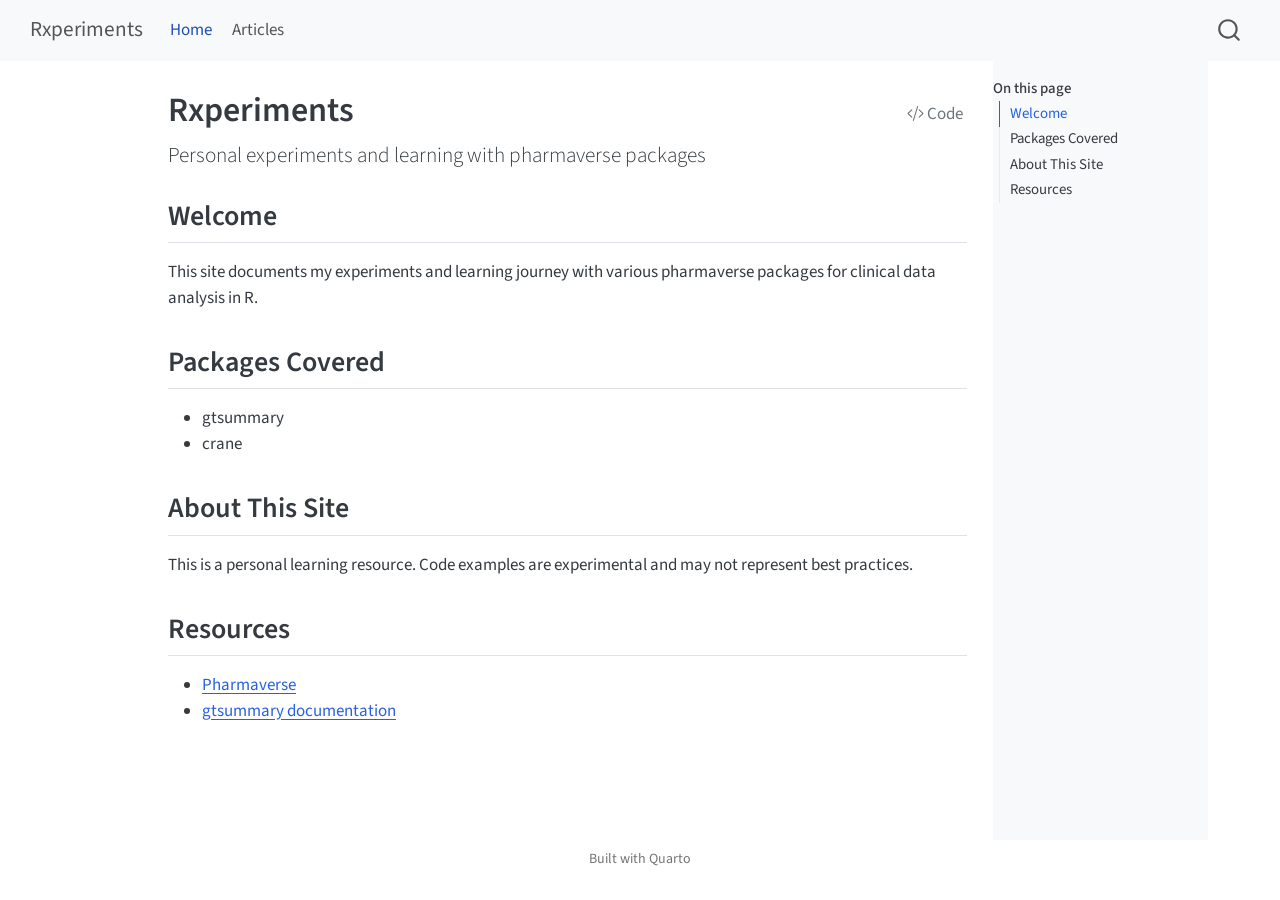
<file: docs/index.html>
<!DOCTYPE html>
<html xmlns="http://www.w3.org/1999/xhtml" lang="en" xml:lang="en"><head>

<meta charset="utf-8">
<meta name="generator" content="quarto-1.7.32">

<meta name="viewport" content="width=device-width, initial-scale=1.0, user-scalable=yes">


<title>Rxperiments</title>
<style>
code{white-space: pre-wrap;}
span.smallcaps{font-variant: small-caps;}
div.columns{display: flex; gap: min(4vw, 1.5em);}
div.column{flex: auto; overflow-x: auto;}
div.hanging-indent{margin-left: 1.5em; text-indent: -1.5em;}
ul.task-list{list-style: none;}
ul.task-list li input[type="checkbox"] {
  width: 0.8em;
  margin: 0 0.8em 0.2em -1em; /* quarto-specific, see https://github.com/quarto-dev/quarto-cli/issues/4556 */ 
  vertical-align: middle;
}
/* CSS for syntax highlighting */
html { -webkit-text-size-adjust: 100%; }
pre > code.sourceCode { white-space: pre; position: relative; }
pre > code.sourceCode > span { display: inline-block; line-height: 1.25; }
pre > code.sourceCode > span:empty { height: 1.2em; }
.sourceCode { overflow: visible; }
code.sourceCode > span { color: inherit; text-decoration: inherit; }
div.sourceCode { margin: 1em 0; }
pre.sourceCode { margin: 0; }
@media screen {
div.sourceCode { overflow: auto; }
}
@media print {
pre > code.sourceCode { white-space: pre-wrap; }
pre > code.sourceCode > span { text-indent: -5em; padding-left: 5em; }
}
pre.numberSource code
  { counter-reset: source-line 0; }
pre.numberSource code > span
  { position: relative; left: -4em; counter-increment: source-line; }
pre.numberSource code > span > a:first-child::before
  { content: counter(source-line);
    position: relative; left: -1em; text-align: right; vertical-align: baseline;
    border: none; display: inline-block;
    -webkit-touch-callout: none; -webkit-user-select: none;
    -khtml-user-select: none; -moz-user-select: none;
    -ms-user-select: none; user-select: none;
    padding: 0 4px; width: 4em;
  }
pre.numberSource { margin-left: 3em;  padding-left: 4px; }
div.sourceCode
  {   }
@media screen {
pre > code.sourceCode > span > a:first-child::before { text-decoration: underline; }
}
</style>


<script src="site_libs/quarto-nav/quarto-nav.js"></script>
<script src="site_libs/quarto-nav/headroom.min.js"></script>
<script src="site_libs/clipboard/clipboard.min.js"></script>
<script src="site_libs/quarto-search/autocomplete.umd.js"></script>
<script src="site_libs/quarto-search/fuse.min.js"></script>
<script src="site_libs/quarto-search/quarto-search.js"></script>
<meta name="quarto:offset" content="./">
<script src="site_libs/quarto-html/quarto.js" type="module"></script>
<script src="site_libs/quarto-html/tabsets/tabsets.js" type="module"></script>
<script src="site_libs/quarto-html/popper.min.js"></script>
<script src="site_libs/quarto-html/tippy.umd.min.js"></script>
<script src="site_libs/quarto-html/anchor.min.js"></script>
<link href="site_libs/quarto-html/tippy.css" rel="stylesheet">
<link href="site_libs/quarto-html/quarto-syntax-highlighting-234273d1456647dabc34a594ac50e507.css" rel="stylesheet" id="quarto-text-highlighting-styles">
<script src="site_libs/bootstrap/bootstrap.min.js"></script>
<link href="site_libs/bootstrap/bootstrap-icons.css" rel="stylesheet">
<link href="site_libs/bootstrap/bootstrap-45a984b55c978f8c4117b5b9aec951d9.min.css" rel="stylesheet" append-hash="true" id="quarto-bootstrap" data-mode="light">
<script id="quarto-search-options" type="application/json">{
  "location": "navbar",
  "copy-button": false,
  "collapse-after": 3,
  "panel-placement": "end",
  "type": "overlay",
  "limit": 50,
  "keyboard-shortcut": [
    "f",
    "/",
    "s"
  ],
  "show-item-context": false,
  "language": {
    "search-no-results-text": "No results",
    "search-matching-documents-text": "matching documents",
    "search-copy-link-title": "Copy link to search",
    "search-hide-matches-text": "Hide additional matches",
    "search-more-match-text": "more match in this document",
    "search-more-matches-text": "more matches in this document",
    "search-clear-button-title": "Clear",
    "search-text-placeholder": "",
    "search-detached-cancel-button-title": "Cancel",
    "search-submit-button-title": "Submit",
    "search-label": "Search"
  }
}</script>


<link rel="stylesheet" href="styles.css">
</head>

<body class="nav-fixed quarto-light">

<div id="quarto-search-results"></div>
  <header id="quarto-header" class="headroom fixed-top">
    <nav class="navbar navbar-expand-lg " data-bs-theme="dark">
      <div class="navbar-container container-fluid">
      <div class="navbar-brand-container mx-auto">
    <a class="navbar-brand" href="./index.html">
    <span class="navbar-title">Rxperiments</span>
    </a>
  </div>
            <div id="quarto-search" class="" title="Search"></div>
          <button class="navbar-toggler" type="button" data-bs-toggle="collapse" data-bs-target="#navbarCollapse" aria-controls="navbarCollapse" role="menu" aria-expanded="false" aria-label="Toggle navigation" onclick="if (window.quartoToggleHeadroom) { window.quartoToggleHeadroom(); }">
  <span class="navbar-toggler-icon"></span>
</button>
          <div class="collapse navbar-collapse" id="navbarCollapse">
            <ul class="navbar-nav navbar-nav-scroll me-auto">
  <li class="nav-item">
    <a class="nav-link active" href="./index.html" aria-current="page"> 
<span class="menu-text">Home</span></a>
  </li>  
  <li class="nav-item">
    <a class="nav-link" href="./articles/index.html"> 
<span class="menu-text">Articles</span></a>
  </li>  
</ul>
          </div> <!-- /navcollapse -->
            <div class="quarto-navbar-tools">
</div>
      </div> <!-- /container-fluid -->
    </nav>
</header>
<!-- content -->
<div id="quarto-content" class="quarto-container page-columns page-rows-contents page-layout-article page-navbar">
<!-- sidebar -->
<!-- margin-sidebar -->
    <div id="quarto-margin-sidebar" class="sidebar margin-sidebar">
        <nav id="TOC" role="doc-toc" class="toc-active">
    <h2 id="toc-title">On this page</h2>
   
  <ul>
  <li><a href="#welcome" id="toc-welcome" class="nav-link active" data-scroll-target="#welcome">Welcome</a></li>
  <li><a href="#packages-covered" id="toc-packages-covered" class="nav-link" data-scroll-target="#packages-covered">Packages Covered</a></li>
  <li><a href="#about-this-site" id="toc-about-this-site" class="nav-link" data-scroll-target="#about-this-site">About This Site</a></li>
  <li><a href="#resources" id="toc-resources" class="nav-link" data-scroll-target="#resources">Resources</a></li>
  </ul>
</nav>
    </div>
<!-- main -->
<main class="content" id="quarto-document-content">

<header id="title-block-header" class="quarto-title-block default">
<div class="quarto-title">
<div class="quarto-title-block"><div><h1 class="title">Rxperiments</h1><button type="button" class="btn code-tools-button" id="quarto-code-tools-source"><i class="bi"></i> Code</button></div></div>
<p class="subtitle lead">Personal experiments and learning with pharmaverse packages</p>
</div>



<div class="quarto-title-meta">

    
  
    
  </div>
  


</header>


<section id="welcome" class="level2">
<h2 class="anchored" data-anchor-id="welcome">Welcome</h2>
<p>This site documents my experiments and learning journey with various pharmaverse packages for clinical data analysis in R.</p>
</section>
<section id="packages-covered" class="level2">
<h2 class="anchored" data-anchor-id="packages-covered">Packages Covered</h2>
<ul>
<li>gtsummary</li>
<li>crane</li>
</ul>
</section>
<section id="about-this-site" class="level2">
<h2 class="anchored" data-anchor-id="about-this-site">About This Site</h2>
<p>This is a personal learning resource. Code examples are experimental and may not represent best practices.</p>
</section>
<section id="resources" class="level2">
<h2 class="anchored" data-anchor-id="resources">Resources</h2>
<ul>
<li><a href="https://pharmaverse.org/">Pharmaverse</a></li>
<li><a href="https://www.danieldsjoberg.com/gtsummary/">gtsummary documentation</a></li>
</ul>


<!-- -->

</section>

</main> <!-- /main -->
<script id="quarto-html-after-body" type="application/javascript">
  window.document.addEventListener("DOMContentLoaded", function (event) {
    const icon = "";
    const anchorJS = new window.AnchorJS();
    anchorJS.options = {
      placement: 'right',
      icon: icon
    };
    anchorJS.add('.anchored');
    const isCodeAnnotation = (el) => {
      for (const clz of el.classList) {
        if (clz.startsWith('code-annotation-')) {                     
          return true;
        }
      }
      return false;
    }
    const onCopySuccess = function(e) {
      // button target
      const button = e.trigger;
      // don't keep focus
      button.blur();
      // flash "checked"
      button.classList.add('code-copy-button-checked');
      var currentTitle = button.getAttribute("title");
      button.setAttribute("title", "Copied!");
      let tooltip;
      if (window.bootstrap) {
        button.setAttribute("data-bs-toggle", "tooltip");
        button.setAttribute("data-bs-placement", "left");
        button.setAttribute("data-bs-title", "Copied!");
        tooltip = new bootstrap.Tooltip(button, 
          { trigger: "manual", 
            customClass: "code-copy-button-tooltip",
            offset: [0, -8]});
        tooltip.show();    
      }
      setTimeout(function() {
        if (tooltip) {
          tooltip.hide();
          button.removeAttribute("data-bs-title");
          button.removeAttribute("data-bs-toggle");
          button.removeAttribute("data-bs-placement");
        }
        button.setAttribute("title", currentTitle);
        button.classList.remove('code-copy-button-checked');
      }, 1000);
      // clear code selection
      e.clearSelection();
    }
    const getTextToCopy = function(trigger) {
        const codeEl = trigger.previousElementSibling.cloneNode(true);
        for (const childEl of codeEl.children) {
          if (isCodeAnnotation(childEl)) {
            childEl.remove();
          }
        }
        return codeEl.innerText;
    }
    const clipboard = new window.ClipboardJS('.code-copy-button:not([data-in-quarto-modal])', {
      text: getTextToCopy
    });
    clipboard.on('success', onCopySuccess);
    if (window.document.getElementById('quarto-embedded-source-code-modal')) {
      const clipboardModal = new window.ClipboardJS('.code-copy-button[data-in-quarto-modal]', {
        text: getTextToCopy,
        container: window.document.getElementById('quarto-embedded-source-code-modal')
      });
      clipboardModal.on('success', onCopySuccess);
    }
    const viewSource = window.document.getElementById('quarto-view-source') ||
                       window.document.getElementById('quarto-code-tools-source');
    if (viewSource) {
      const sourceUrl = viewSource.getAttribute("data-quarto-source-url");
      viewSource.addEventListener("click", function(e) {
        if (sourceUrl) {
          // rstudio viewer pane
          if (/\bcapabilities=\b/.test(window.location)) {
            window.open(sourceUrl);
          } else {
            window.location.href = sourceUrl;
          }
        } else {
          const modal = new bootstrap.Modal(document.getElementById('quarto-embedded-source-code-modal'));
          modal.show();
        }
        return false;
      });
    }
    function toggleCodeHandler(show) {
      return function(e) {
        const detailsSrc = window.document.querySelectorAll(".cell > details > .sourceCode");
        for (let i=0; i<detailsSrc.length; i++) {
          const details = detailsSrc[i].parentElement;
          if (show) {
            details.open = true;
          } else {
            details.removeAttribute("open");
          }
        }
        const cellCodeDivs = window.document.querySelectorAll(".cell > .sourceCode");
        const fromCls = show ? "hidden" : "unhidden";
        const toCls = show ? "unhidden" : "hidden";
        for (let i=0; i<cellCodeDivs.length; i++) {
          const codeDiv = cellCodeDivs[i];
          if (codeDiv.classList.contains(fromCls)) {
            codeDiv.classList.remove(fromCls);
            codeDiv.classList.add(toCls);
          } 
        }
        return false;
      }
    }
    const hideAllCode = window.document.getElementById("quarto-hide-all-code");
    if (hideAllCode) {
      hideAllCode.addEventListener("click", toggleCodeHandler(false));
    }
    const showAllCode = window.document.getElementById("quarto-show-all-code");
    if (showAllCode) {
      showAllCode.addEventListener("click", toggleCodeHandler(true));
    }
      var localhostRegex = new RegExp(/^(?:http|https):\/\/localhost\:?[0-9]*\//);
      var mailtoRegex = new RegExp(/^mailto:/);
        var filterRegex = new RegExp('/' + window.location.host + '/');
      var isInternal = (href) => {
          return filterRegex.test(href) || localhostRegex.test(href) || mailtoRegex.test(href);
      }
      // Inspect non-navigation links and adorn them if external
     var links = window.document.querySelectorAll('a[href]:not(.nav-link):not(.navbar-brand):not(.toc-action):not(.sidebar-link):not(.sidebar-item-toggle):not(.pagination-link):not(.no-external):not([aria-hidden]):not(.dropdown-item):not(.quarto-navigation-tool):not(.about-link)');
      for (var i=0; i<links.length; i++) {
        const link = links[i];
        if (!isInternal(link.href)) {
          // undo the damage that might have been done by quarto-nav.js in the case of
          // links that we want to consider external
          if (link.dataset.originalHref !== undefined) {
            link.href = link.dataset.originalHref;
          }
        }
      }
    function tippyHover(el, contentFn, onTriggerFn, onUntriggerFn) {
      const config = {
        allowHTML: true,
        maxWidth: 500,
        delay: 100,
        arrow: false,
        appendTo: function(el) {
            return el.parentElement;
        },
        interactive: true,
        interactiveBorder: 10,
        theme: 'quarto',
        placement: 'bottom-start',
      };
      if (contentFn) {
        config.content = contentFn;
      }
      if (onTriggerFn) {
        config.onTrigger = onTriggerFn;
      }
      if (onUntriggerFn) {
        config.onUntrigger = onUntriggerFn;
      }
      window.tippy(el, config); 
    }
    const noterefs = window.document.querySelectorAll('a[role="doc-noteref"]');
    for (var i=0; i<noterefs.length; i++) {
      const ref = noterefs[i];
      tippyHover(ref, function() {
        // use id or data attribute instead here
        let href = ref.getAttribute('data-footnote-href') || ref.getAttribute('href');
        try { href = new URL(href).hash; } catch {}
        const id = href.replace(/^#\/?/, "");
        const note = window.document.getElementById(id);
        if (note) {
          return note.innerHTML;
        } else {
          return "";
        }
      });
    }
    const xrefs = window.document.querySelectorAll('a.quarto-xref');
    const processXRef = (id, note) => {
      // Strip column container classes
      const stripColumnClz = (el) => {
        el.classList.remove("page-full", "page-columns");
        if (el.children) {
          for (const child of el.children) {
            stripColumnClz(child);
          }
        }
      }
      stripColumnClz(note)
      if (id === null || id.startsWith('sec-')) {
        // Special case sections, only their first couple elements
        const container = document.createElement("div");
        if (note.children && note.children.length > 2) {
          container.appendChild(note.children[0].cloneNode(true));
          for (let i = 1; i < note.children.length; i++) {
            const child = note.children[i];
            if (child.tagName === "P" && child.innerText === "") {
              continue;
            } else {
              container.appendChild(child.cloneNode(true));
              break;
            }
          }
          if (window.Quarto?.typesetMath) {
            window.Quarto.typesetMath(container);
          }
          return container.innerHTML
        } else {
          if (window.Quarto?.typesetMath) {
            window.Quarto.typesetMath(note);
          }
          return note.innerHTML;
        }
      } else {
        // Remove any anchor links if they are present
        const anchorLink = note.querySelector('a.anchorjs-link');
        if (anchorLink) {
          anchorLink.remove();
        }
        if (window.Quarto?.typesetMath) {
          window.Quarto.typesetMath(note);
        }
        if (note.classList.contains("callout")) {
          return note.outerHTML;
        } else {
          return note.innerHTML;
        }
      }
    }
    for (var i=0; i<xrefs.length; i++) {
      const xref = xrefs[i];
      tippyHover(xref, undefined, function(instance) {
        instance.disable();
        let url = xref.getAttribute('href');
        let hash = undefined; 
        if (url.startsWith('#')) {
          hash = url;
        } else {
          try { hash = new URL(url).hash; } catch {}
        }
        if (hash) {
          const id = hash.replace(/^#\/?/, "");
          const note = window.document.getElementById(id);
          if (note !== null) {
            try {
              const html = processXRef(id, note.cloneNode(true));
              instance.setContent(html);
            } finally {
              instance.enable();
              instance.show();
            }
          } else {
            // See if we can fetch this
            fetch(url.split('#')[0])
            .then(res => res.text())
            .then(html => {
              const parser = new DOMParser();
              const htmlDoc = parser.parseFromString(html, "text/html");
              const note = htmlDoc.getElementById(id);
              if (note !== null) {
                const html = processXRef(id, note);
                instance.setContent(html);
              } 
            }).finally(() => {
              instance.enable();
              instance.show();
            });
          }
        } else {
          // See if we can fetch a full url (with no hash to target)
          // This is a special case and we should probably do some content thinning / targeting
          fetch(url)
          .then(res => res.text())
          .then(html => {
            const parser = new DOMParser();
            const htmlDoc = parser.parseFromString(html, "text/html");
            const note = htmlDoc.querySelector('main.content');
            if (note !== null) {
              // This should only happen for chapter cross references
              // (since there is no id in the URL)
              // remove the first header
              if (note.children.length > 0 && note.children[0].tagName === "HEADER") {
                note.children[0].remove();
              }
              const html = processXRef(null, note);
              instance.setContent(html);
            } 
          }).finally(() => {
            instance.enable();
            instance.show();
          });
        }
      }, function(instance) {
      });
    }
        let selectedAnnoteEl;
        const selectorForAnnotation = ( cell, annotation) => {
          let cellAttr = 'data-code-cell="' + cell + '"';
          let lineAttr = 'data-code-annotation="' +  annotation + '"';
          const selector = 'span[' + cellAttr + '][' + lineAttr + ']';
          return selector;
        }
        const selectCodeLines = (annoteEl) => {
          const doc = window.document;
          const targetCell = annoteEl.getAttribute("data-target-cell");
          const targetAnnotation = annoteEl.getAttribute("data-target-annotation");
          const annoteSpan = window.document.querySelector(selectorForAnnotation(targetCell, targetAnnotation));
          const lines = annoteSpan.getAttribute("data-code-lines").split(",");
          const lineIds = lines.map((line) => {
            return targetCell + "-" + line;
          })
          let top = null;
          let height = null;
          let parent = null;
          if (lineIds.length > 0) {
              //compute the position of the single el (top and bottom and make a div)
              const el = window.document.getElementById(lineIds[0]);
              top = el.offsetTop;
              height = el.offsetHeight;
              parent = el.parentElement.parentElement;
            if (lineIds.length > 1) {
              const lastEl = window.document.getElementById(lineIds[lineIds.length - 1]);
              const bottom = lastEl.offsetTop + lastEl.offsetHeight;
              height = bottom - top;
            }
            if (top !== null && height !== null && parent !== null) {
              // cook up a div (if necessary) and position it 
              let div = window.document.getElementById("code-annotation-line-highlight");
              if (div === null) {
                div = window.document.createElement("div");
                div.setAttribute("id", "code-annotation-line-highlight");
                div.style.position = 'absolute';
                parent.appendChild(div);
              }
              div.style.top = top - 2 + "px";
              div.style.height = height + 4 + "px";
              div.style.left = 0;
              let gutterDiv = window.document.getElementById("code-annotation-line-highlight-gutter");
              if (gutterDiv === null) {
                gutterDiv = window.document.createElement("div");
                gutterDiv.setAttribute("id", "code-annotation-line-highlight-gutter");
                gutterDiv.style.position = 'absolute';
                const codeCell = window.document.getElementById(targetCell);
                const gutter = codeCell.querySelector('.code-annotation-gutter');
                gutter.appendChild(gutterDiv);
              }
              gutterDiv.style.top = top - 2 + "px";
              gutterDiv.style.height = height + 4 + "px";
            }
            selectedAnnoteEl = annoteEl;
          }
        };
        const unselectCodeLines = () => {
          const elementsIds = ["code-annotation-line-highlight", "code-annotation-line-highlight-gutter"];
          elementsIds.forEach((elId) => {
            const div = window.document.getElementById(elId);
            if (div) {
              div.remove();
            }
          });
          selectedAnnoteEl = undefined;
        };
          // Handle positioning of the toggle
      window.addEventListener(
        "resize",
        throttle(() => {
          elRect = undefined;
          if (selectedAnnoteEl) {
            selectCodeLines(selectedAnnoteEl);
          }
        }, 10)
      );
      function throttle(fn, ms) {
      let throttle = false;
      let timer;
        return (...args) => {
          if(!throttle) { // first call gets through
              fn.apply(this, args);
              throttle = true;
          } else { // all the others get throttled
              if(timer) clearTimeout(timer); // cancel #2
              timer = setTimeout(() => {
                fn.apply(this, args);
                timer = throttle = false;
              }, ms);
          }
        };
      }
        // Attach click handler to the DT
        const annoteDls = window.document.querySelectorAll('dt[data-target-cell]');
        for (const annoteDlNode of annoteDls) {
          annoteDlNode.addEventListener('click', (event) => {
            const clickedEl = event.target;
            if (clickedEl !== selectedAnnoteEl) {
              unselectCodeLines();
              const activeEl = window.document.querySelector('dt[data-target-cell].code-annotation-active');
              if (activeEl) {
                activeEl.classList.remove('code-annotation-active');
              }
              selectCodeLines(clickedEl);
              clickedEl.classList.add('code-annotation-active');
            } else {
              // Unselect the line
              unselectCodeLines();
              clickedEl.classList.remove('code-annotation-active');
            }
          });
        }
    const findCites = (el) => {
      const parentEl = el.parentElement;
      if (parentEl) {
        const cites = parentEl.dataset.cites;
        if (cites) {
          return {
            el,
            cites: cites.split(' ')
          };
        } else {
          return findCites(el.parentElement)
        }
      } else {
        return undefined;
      }
    };
    var bibliorefs = window.document.querySelectorAll('a[role="doc-biblioref"]');
    for (var i=0; i<bibliorefs.length; i++) {
      const ref = bibliorefs[i];
      const citeInfo = findCites(ref);
      if (citeInfo) {
        tippyHover(citeInfo.el, function() {
          var popup = window.document.createElement('div');
          citeInfo.cites.forEach(function(cite) {
            var citeDiv = window.document.createElement('div');
            citeDiv.classList.add('hanging-indent');
            citeDiv.classList.add('csl-entry');
            var biblioDiv = window.document.getElementById('ref-' + cite);
            if (biblioDiv) {
              citeDiv.innerHTML = biblioDiv.innerHTML;
            }
            popup.appendChild(citeDiv);
          });
          return popup.innerHTML;
        });
      }
    }
  });
  </script><div class="modal fade" id="quarto-embedded-source-code-modal" tabindex="-1" aria-labelledby="quarto-embedded-source-code-modal-label" aria-hidden="true"><div class="modal-dialog modal-dialog-scrollable"><div class="modal-content"><div class="modal-header"><h5 class="modal-title" id="quarto-embedded-source-code-modal-label">Source Code</h5><button class="btn-close" data-bs-dismiss="modal"></button></div><div class="modal-body"><div class="">
<div class="sourceCode" id="cb1" data-shortcodes="false"><pre class="sourceCode markdown code-with-copy"><code class="sourceCode markdown"><span id="cb1-1"><a href="#cb1-1" aria-hidden="true" tabindex="-1"></a><span class="co">---</span></span>
<span id="cb1-2"><a href="#cb1-2" aria-hidden="true" tabindex="-1"></a><span class="an">title:</span><span class="co"> "Rxperiments"</span></span>
<span id="cb1-3"><a href="#cb1-3" aria-hidden="true" tabindex="-1"></a><span class="an">subtitle:</span><span class="co"> "Personal experiments and learning with pharmaverse packages"</span></span>
<span id="cb1-4"><a href="#cb1-4" aria-hidden="true" tabindex="-1"></a><span class="co">---</span></span>
<span id="cb1-5"><a href="#cb1-5" aria-hidden="true" tabindex="-1"></a></span>
<span id="cb1-6"><a href="#cb1-6" aria-hidden="true" tabindex="-1"></a><span class="fu">## Welcome</span></span>
<span id="cb1-7"><a href="#cb1-7" aria-hidden="true" tabindex="-1"></a></span>
<span id="cb1-8"><a href="#cb1-8" aria-hidden="true" tabindex="-1"></a>This site documents my experiments and learning journey with various pharmaverse packages for clinical data analysis in R.</span>
<span id="cb1-9"><a href="#cb1-9" aria-hidden="true" tabindex="-1"></a></span>
<span id="cb1-10"><a href="#cb1-10" aria-hidden="true" tabindex="-1"></a><span class="fu">## Packages Covered</span></span>
<span id="cb1-11"><a href="#cb1-11" aria-hidden="true" tabindex="-1"></a></span>
<span id="cb1-12"><a href="#cb1-12" aria-hidden="true" tabindex="-1"></a><span class="ss">- </span>gtsummary</span>
<span id="cb1-13"><a href="#cb1-13" aria-hidden="true" tabindex="-1"></a><span class="ss">- </span>crane</span>
<span id="cb1-14"><a href="#cb1-14" aria-hidden="true" tabindex="-1"></a></span>
<span id="cb1-15"><a href="#cb1-15" aria-hidden="true" tabindex="-1"></a></span>
<span id="cb1-16"><a href="#cb1-16" aria-hidden="true" tabindex="-1"></a><span class="fu">## About This Site</span></span>
<span id="cb1-17"><a href="#cb1-17" aria-hidden="true" tabindex="-1"></a></span>
<span id="cb1-18"><a href="#cb1-18" aria-hidden="true" tabindex="-1"></a>This is a personal learning resource. Code examples are experimental and may not represent best practices.</span>
<span id="cb1-19"><a href="#cb1-19" aria-hidden="true" tabindex="-1"></a></span>
<span id="cb1-20"><a href="#cb1-20" aria-hidden="true" tabindex="-1"></a><span class="fu">## Resources</span></span>
<span id="cb1-21"><a href="#cb1-21" aria-hidden="true" tabindex="-1"></a></span>
<span id="cb1-22"><a href="#cb1-22" aria-hidden="true" tabindex="-1"></a><span class="ss">- </span><span class="co">[</span><span class="ot">Pharmaverse</span><span class="co">](https://pharmaverse.org/)</span></span>
<span id="cb1-23"><a href="#cb1-23" aria-hidden="true" tabindex="-1"></a><span class="ss">- </span><span class="co">[</span><span class="ot">gtsummary documentation</span><span class="co">](https://www.danieldsjoberg.com/gtsummary/)</span></span></code><button title="Copy to Clipboard" class="code-copy-button" data-in-quarto-modal=""><i class="bi"></i></button></pre></div>
</div></div></div></div></div>
</div> <!-- /content -->
<footer class="footer">
  <div class="nav-footer">
    <div class="nav-footer-left">
      &nbsp;
    </div>   
    <div class="nav-footer-center">
<p>Built with Quarto</p>
</div>
    <div class="nav-footer-right">
      &nbsp;
    </div>
  </div>
</footer>




</body></html>
</file>
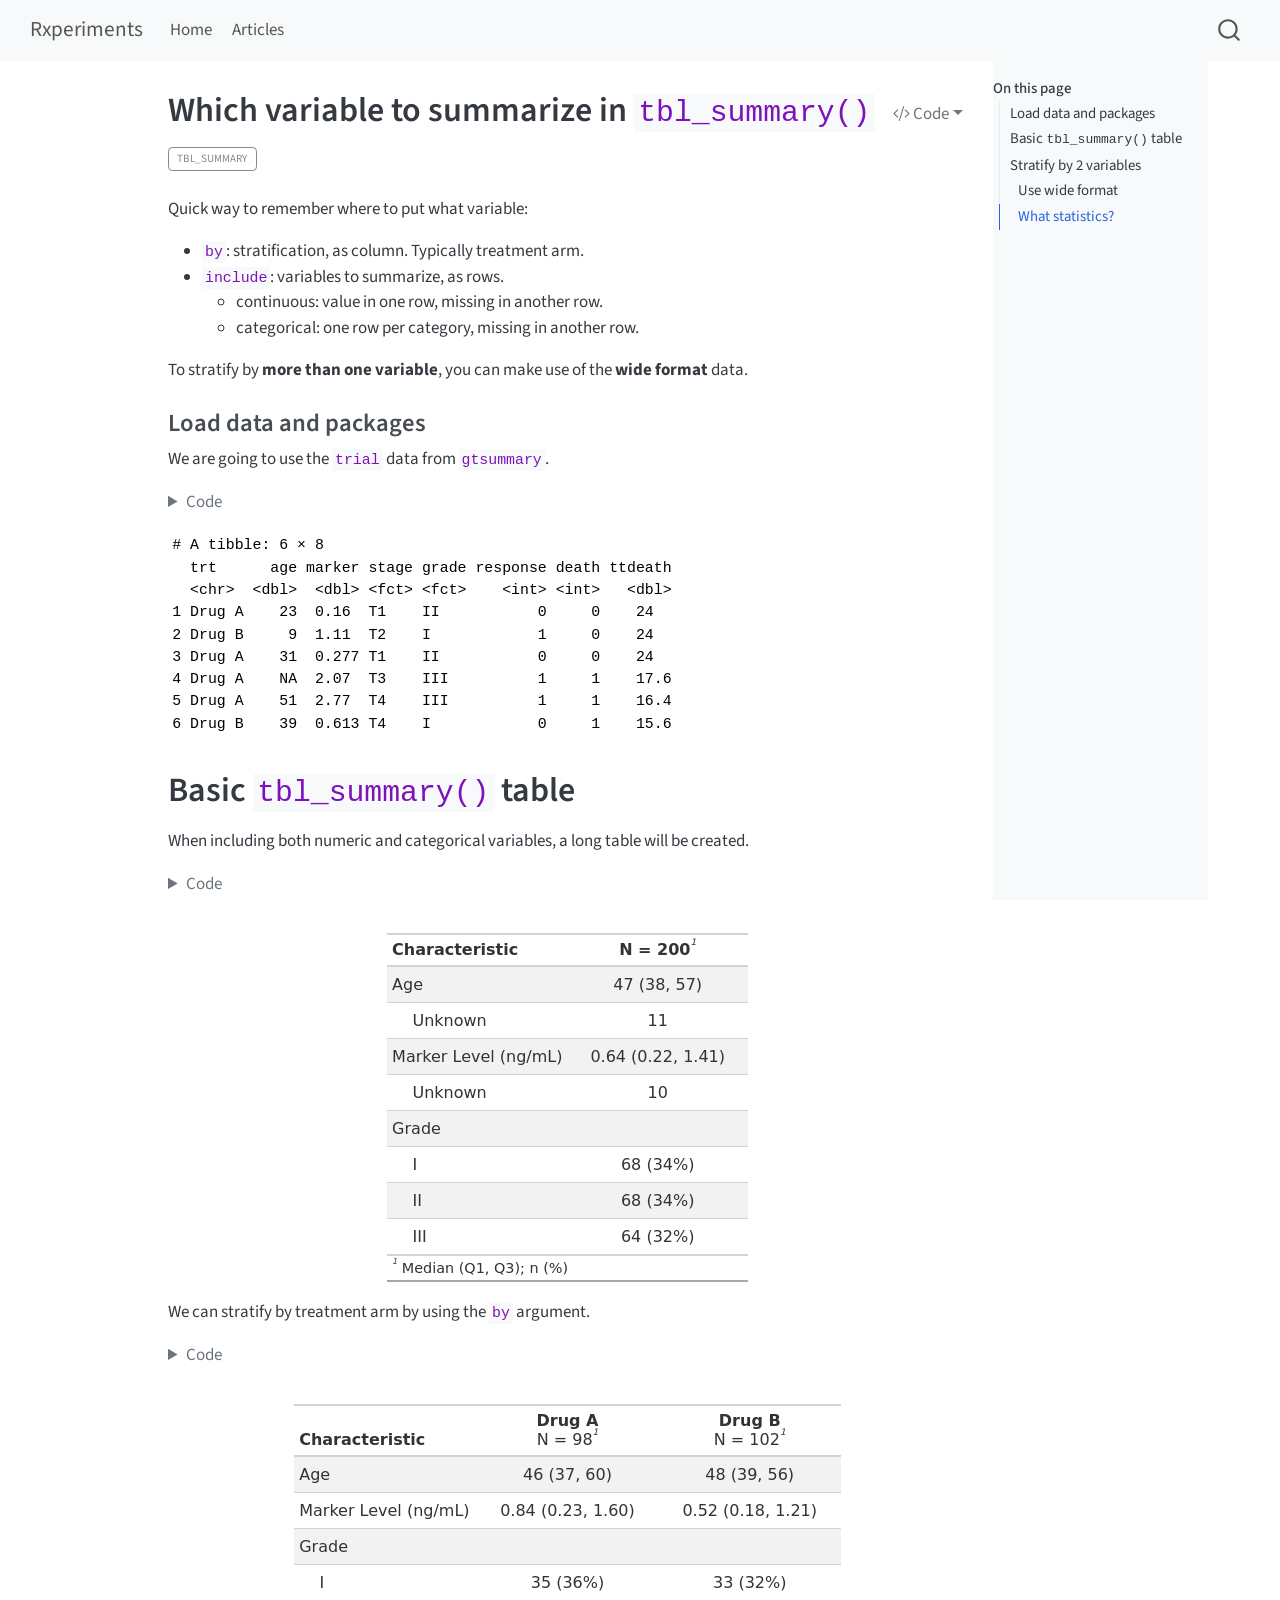
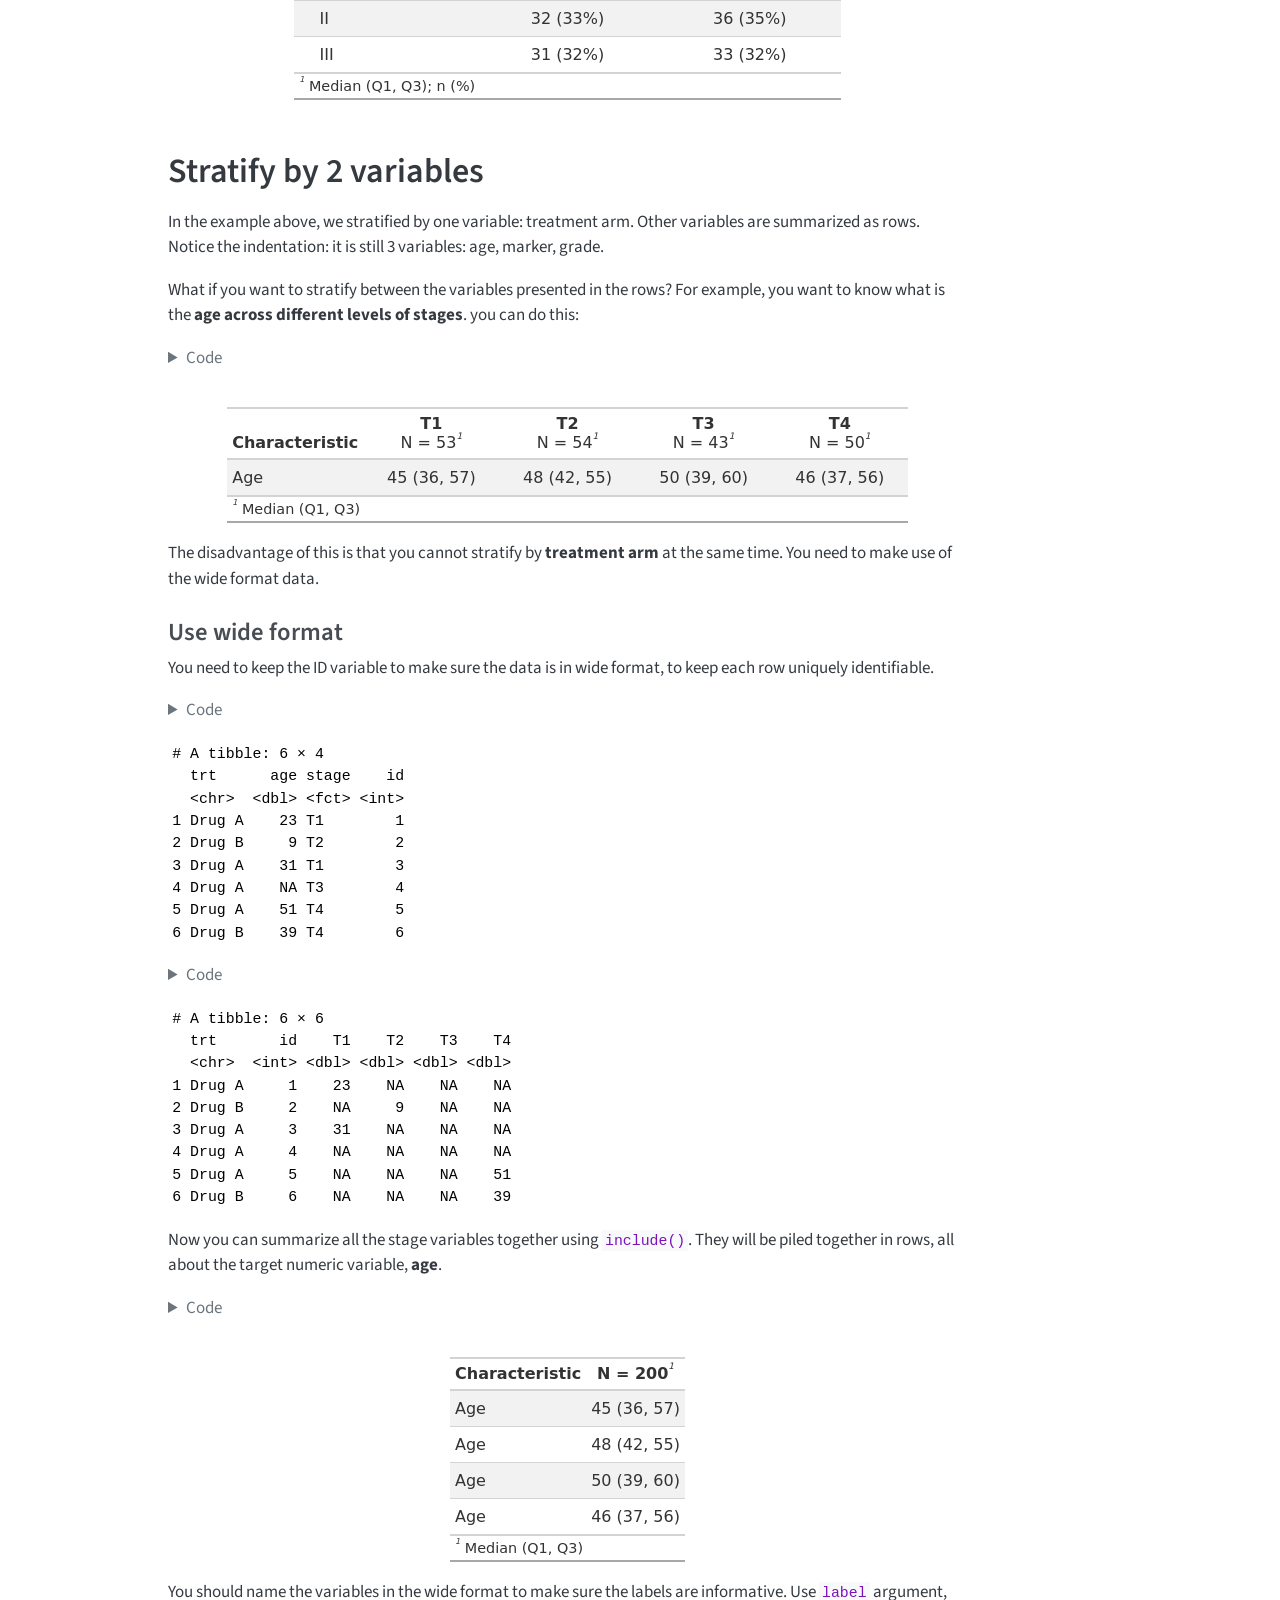
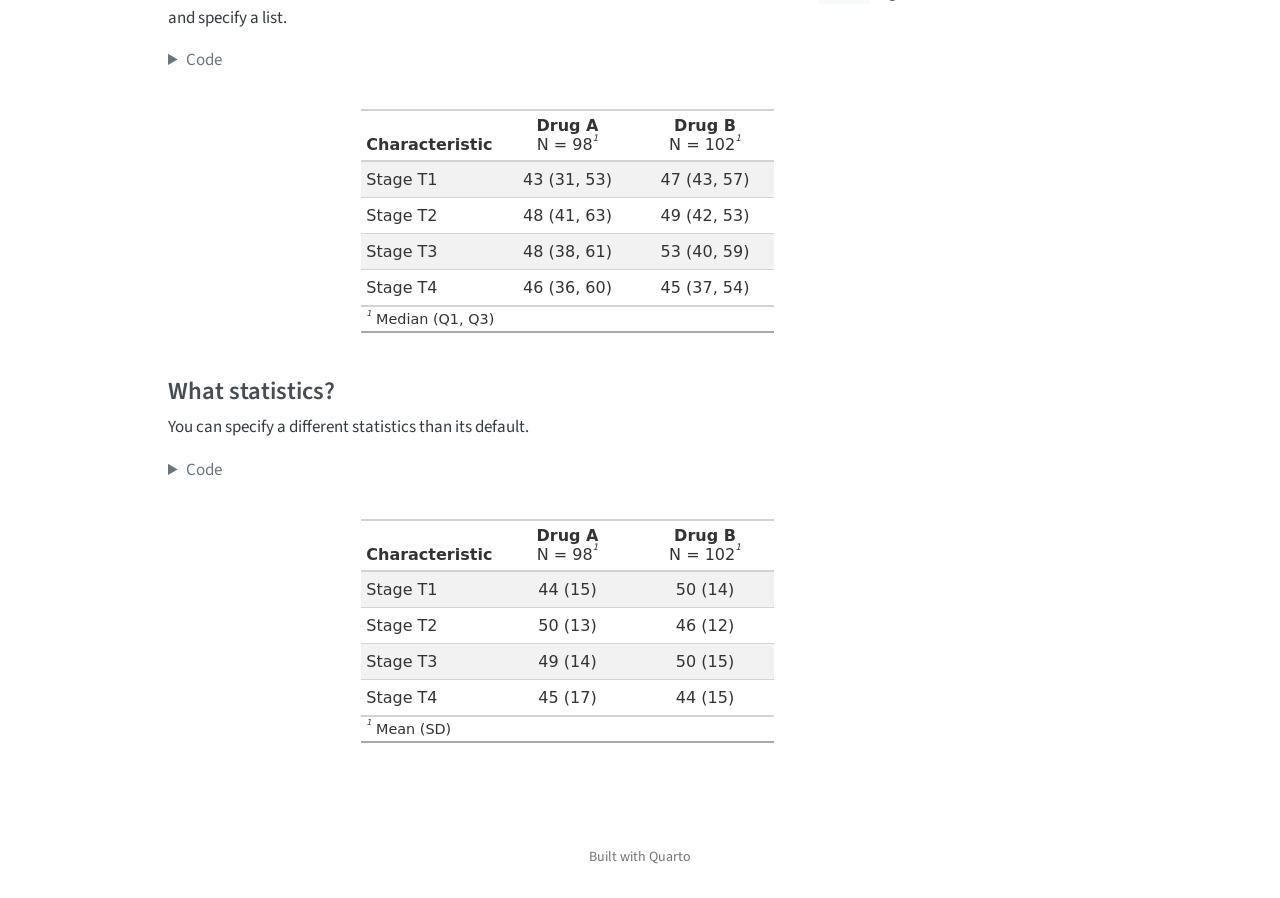
<file: docs/articles/01-basic-tables.html>
<!DOCTYPE html>
<html xmlns="http://www.w3.org/1999/xhtml" lang="en" xml:lang="en"><head>

<meta charset="utf-8">
<meta name="generator" content="quarto-1.7.32">

<meta name="viewport" content="width=device-width, initial-scale=1.0, user-scalable=yes">


<title>Which variable to summarize in tbl_summary() – Rxperiments</title>
<style>
code{white-space: pre-wrap;}
span.smallcaps{font-variant: small-caps;}
div.columns{display: flex; gap: min(4vw, 1.5em);}
div.column{flex: auto; overflow-x: auto;}
div.hanging-indent{margin-left: 1.5em; text-indent: -1.5em;}
ul.task-list{list-style: none;}
ul.task-list li input[type="checkbox"] {
  width: 0.8em;
  margin: 0 0.8em 0.2em -1em; /* quarto-specific, see https://github.com/quarto-dev/quarto-cli/issues/4556 */ 
  vertical-align: middle;
}
/* CSS for syntax highlighting */
html { -webkit-text-size-adjust: 100%; }
pre > code.sourceCode { white-space: pre; position: relative; }
pre > code.sourceCode > span { display: inline-block; line-height: 1.25; }
pre > code.sourceCode > span:empty { height: 1.2em; }
.sourceCode { overflow: visible; }
code.sourceCode > span { color: inherit; text-decoration: inherit; }
div.sourceCode { margin: 1em 0; }
pre.sourceCode { margin: 0; }
@media screen {
div.sourceCode { overflow: auto; }
}
@media print {
pre > code.sourceCode { white-space: pre-wrap; }
pre > code.sourceCode > span { text-indent: -5em; padding-left: 5em; }
}
pre.numberSource code
  { counter-reset: source-line 0; }
pre.numberSource code > span
  { position: relative; left: -4em; counter-increment: source-line; }
pre.numberSource code > span > a:first-child::before
  { content: counter(source-line);
    position: relative; left: -1em; text-align: right; vertical-align: baseline;
    border: none; display: inline-block;
    -webkit-touch-callout: none; -webkit-user-select: none;
    -khtml-user-select: none; -moz-user-select: none;
    -ms-user-select: none; user-select: none;
    padding: 0 4px; width: 4em;
  }
pre.numberSource { margin-left: 3em;  padding-left: 4px; }
div.sourceCode
  {   }
@media screen {
pre > code.sourceCode > span > a:first-child::before { text-decoration: underline; }
}
</style>


<script src="../site_libs/quarto-nav/quarto-nav.js"></script>
<script src="../site_libs/quarto-nav/headroom.min.js"></script>
<script src="../site_libs/clipboard/clipboard.min.js"></script>
<script src="../site_libs/quarto-search/autocomplete.umd.js"></script>
<script src="../site_libs/quarto-search/fuse.min.js"></script>
<script src="../site_libs/quarto-search/quarto-search.js"></script>
<meta name="quarto:offset" content="../">
<script src="../site_libs/quarto-html/quarto.js" type="module"></script>
<script src="../site_libs/quarto-html/tabsets/tabsets.js" type="module"></script>
<script src="../site_libs/quarto-html/popper.min.js"></script>
<script src="../site_libs/quarto-html/tippy.umd.min.js"></script>
<script src="../site_libs/quarto-html/anchor.min.js"></script>
<link href="../site_libs/quarto-html/tippy.css" rel="stylesheet">
<link href="../site_libs/quarto-html/quarto-syntax-highlighting-234273d1456647dabc34a594ac50e507.css" rel="stylesheet" id="quarto-text-highlighting-styles">
<script src="../site_libs/bootstrap/bootstrap.min.js"></script>
<link href="../site_libs/bootstrap/bootstrap-icons.css" rel="stylesheet">
<link href="../site_libs/bootstrap/bootstrap-45a984b55c978f8c4117b5b9aec951d9.min.css" rel="stylesheet" append-hash="true" id="quarto-bootstrap" data-mode="light">
<script id="quarto-search-options" type="application/json">{
  "location": "navbar",
  "copy-button": false,
  "collapse-after": 3,
  "panel-placement": "end",
  "type": "overlay",
  "limit": 50,
  "keyboard-shortcut": [
    "f",
    "/",
    "s"
  ],
  "show-item-context": false,
  "language": {
    "search-no-results-text": "No results",
    "search-matching-documents-text": "matching documents",
    "search-copy-link-title": "Copy link to search",
    "search-hide-matches-text": "Hide additional matches",
    "search-more-match-text": "more match in this document",
    "search-more-matches-text": "more matches in this document",
    "search-clear-button-title": "Clear",
    "search-text-placeholder": "",
    "search-detached-cancel-button-title": "Cancel",
    "search-submit-button-title": "Submit",
    "search-label": "Search"
  }
}</script>


<link rel="stylesheet" href="../styles.css">
</head>

<body class="nav-fixed quarto-light">

<div id="quarto-search-results"></div>
  <header id="quarto-header" class="headroom fixed-top">
    <nav class="navbar navbar-expand-lg " data-bs-theme="dark">
      <div class="navbar-container container-fluid">
      <div class="navbar-brand-container mx-auto">
    <a class="navbar-brand" href="../index.html">
    <span class="navbar-title">Rxperiments</span>
    </a>
  </div>
            <div id="quarto-search" class="" title="Search"></div>
          <button class="navbar-toggler" type="button" data-bs-toggle="collapse" data-bs-target="#navbarCollapse" aria-controls="navbarCollapse" role="menu" aria-expanded="false" aria-label="Toggle navigation" onclick="if (window.quartoToggleHeadroom) { window.quartoToggleHeadroom(); }">
  <span class="navbar-toggler-icon"></span>
</button>
          <div class="collapse navbar-collapse" id="navbarCollapse">
            <ul class="navbar-nav navbar-nav-scroll me-auto">
  <li class="nav-item">
    <a class="nav-link" href="../index.html"> 
<span class="menu-text">Home</span></a>
  </li>  
  <li class="nav-item">
    <a class="nav-link" href="../articles/index.html"> 
<span class="menu-text">Articles</span></a>
  </li>  
</ul>
          </div> <!-- /navcollapse -->
            <div class="quarto-navbar-tools">
</div>
      </div> <!-- /container-fluid -->
    </nav>
</header>
<!-- content -->
<div id="quarto-content" class="quarto-container page-columns page-rows-contents page-layout-article page-navbar">
<!-- sidebar -->
<!-- margin-sidebar -->
    <div id="quarto-margin-sidebar" class="sidebar margin-sidebar">
        <nav id="TOC" role="doc-toc" class="toc-active">
    <h2 id="toc-title">On this page</h2>
   
  <ul>
  <li><a href="#load-data-and-packages" id="toc-load-data-and-packages" class="nav-link active" data-scroll-target="#load-data-and-packages">Load data and packages</a></li>
  <li><a href="#basic-tbl_summary-table" id="toc-basic-tbl_summary-table" class="nav-link" data-scroll-target="#basic-tbl_summary-table">Basic <code>tbl_summary()</code> table</a></li>
  <li><a href="#stratify-by-2-variables" id="toc-stratify-by-2-variables" class="nav-link" data-scroll-target="#stratify-by-2-variables">Stratify by 2 variables</a>
  <ul class="collapse">
  <li><a href="#use-wide-format" id="toc-use-wide-format" class="nav-link" data-scroll-target="#use-wide-format">Use wide format</a></li>
  <li><a href="#what-statistics" id="toc-what-statistics" class="nav-link" data-scroll-target="#what-statistics">What statistics?</a></li>
  </ul></li>
  </ul>
</nav>
    </div>
<!-- main -->
<main class="content" id="quarto-document-content">

<header id="title-block-header" class="quarto-title-block default">
<div class="quarto-title">
<div class="quarto-title-block"><div><h1 class="title">Which variable to summarize in <code>tbl_summary()</code></h1><button type="button" class="btn code-tools-button dropdown-toggle" id="quarto-code-tools-menu" data-bs-toggle="dropdown" aria-expanded="false"><i class="bi"></i> Code</button><ul class="dropdown-menu dropdown-menu-end" aria-labelelledby="quarto-code-tools-menu"><li><a id="quarto-show-all-code" class="dropdown-item" href="javascript:void(0)" role="button">Show All Code</a></li><li><a id="quarto-hide-all-code" class="dropdown-item" href="javascript:void(0)" role="button">Hide All Code</a></li><li><hr class="dropdown-divider"></li><li><a id="quarto-view-source" class="dropdown-item" href="javascript:void(0)" role="button">View Source</a></li></ul></div></div>
  <div class="quarto-categories">
    <div class="quarto-category">tbl_summary</div>
  </div>
  </div>



<div class="quarto-title-meta">

    
  
    
  </div>
  


</header>


<p>Quick way to remember where to put what variable:</p>
<ul>
<li><code>by</code>: stratification, as column. Typically treatment arm.</li>
<li><code>include</code>: variables to summarize, as rows.
<ul>
<li>continuous: value in one row, missing in another row.</li>
<li>categorical: one row per category, missing in another row.</li>
</ul></li>
</ul>
<p>To stratify by <strong>more than one variable</strong>, you can make use of the <strong>wide format</strong> data.</p>
<section id="load-data-and-packages" class="level3">
<h3 class="anchored" data-anchor-id="load-data-and-packages">Load data and packages</h3>
<p>We are going to use the <code>trial</code> data from <code>gtsummary</code>.</p>
<div class="cell">
<details class="code-fold">
<summary>Code</summary>
<div class="sourceCode cell-code" id="cb1"><pre class="sourceCode r code-with-copy"><code class="sourceCode r"><span id="cb1-1"><a href="#cb1-1" aria-hidden="true" tabindex="-1"></a><span class="fu">library</span>(gtsummary)</span>
<span id="cb1-2"><a href="#cb1-2" aria-hidden="true" tabindex="-1"></a><span class="fu">library</span>(dplyr)</span>
<span id="cb1-3"><a href="#cb1-3" aria-hidden="true" tabindex="-1"></a><span class="fu">library</span>(tidyr)</span>
<span id="cb1-4"><a href="#cb1-4" aria-hidden="true" tabindex="-1"></a><span class="fu">head</span>(trial)</span></code><button title="Copy to Clipboard" class="code-copy-button"><i class="bi"></i></button></pre></div>
</details>
<div class="cell-output cell-output-stdout">
<pre><code># A tibble: 6 × 8
  trt      age marker stage grade response death ttdeath
  &lt;chr&gt;  &lt;dbl&gt;  &lt;dbl&gt; &lt;fct&gt; &lt;fct&gt;    &lt;int&gt; &lt;int&gt;   &lt;dbl&gt;
1 Drug A    23  0.16  T1    II           0     0    24  
2 Drug B     9  1.11  T2    I            1     0    24  
3 Drug A    31  0.277 T1    II           0     0    24  
4 Drug A    NA  2.07  T3    III          1     1    17.6
5 Drug A    51  2.77  T4    III          1     1    16.4
6 Drug B    39  0.613 T4    I            0     1    15.6</code></pre>
</div>
</div>
</section>
<section id="basic-tbl_summary-table" class="level1">
<h1>Basic <code>tbl_summary()</code> table</h1>
<p>When including both numeric and categorical variables, a long table will be created.</p>
<div class="cell">
<details class="code-fold">
<summary>Code</summary>
<div class="sourceCode cell-code" id="cb3"><pre class="sourceCode r code-with-copy"><code class="sourceCode r"><span id="cb3-1"><a href="#cb3-1" aria-hidden="true" tabindex="-1"></a><span class="fu">tbl_summary</span>(<span class="at">data =</span> trial, <span class="at">include =</span> <span class="fu">c</span>(age, marker, grade))</span></code><button title="Copy to Clipboard" class="code-copy-button"><i class="bi"></i></button></pre></div>
</details>
<div class="cell-output-display">
<div id="zfmjnmxmju" style="padding-left:0px;padding-right:0px;padding-top:10px;padding-bottom:10px;overflow-x:auto;overflow-y:auto;width:auto;height:auto;">
<style>#zfmjnmxmju table {
  font-family: system-ui, 'Segoe UI', Roboto, Helvetica, Arial, sans-serif, 'Apple Color Emoji', 'Segoe UI Emoji', 'Segoe UI Symbol', 'Noto Color Emoji';
  -webkit-font-smoothing: antialiased;
  -moz-osx-font-smoothing: grayscale;
}

#zfmjnmxmju thead, #zfmjnmxmju tbody, #zfmjnmxmju tfoot, #zfmjnmxmju tr, #zfmjnmxmju td, #zfmjnmxmju th {
  border-style: none;
}

#zfmjnmxmju p {
  margin: 0;
  padding: 0;
}

#zfmjnmxmju .gt_table {
  display: table;
  border-collapse: collapse;
  line-height: normal;
  margin-left: auto;
  margin-right: auto;
  color: #333333;
  font-size: 16px;
  font-weight: normal;
  font-style: normal;
  background-color: #FFFFFF;
  width: auto;
  border-top-style: solid;
  border-top-width: 2px;
  border-top-color: #A8A8A8;
  border-right-style: none;
  border-right-width: 2px;
  border-right-color: #D3D3D3;
  border-bottom-style: solid;
  border-bottom-width: 2px;
  border-bottom-color: #A8A8A8;
  border-left-style: none;
  border-left-width: 2px;
  border-left-color: #D3D3D3;
}

#zfmjnmxmju .gt_caption {
  padding-top: 4px;
  padding-bottom: 4px;
}

#zfmjnmxmju .gt_title {
  color: #333333;
  font-size: 125%;
  font-weight: initial;
  padding-top: 4px;
  padding-bottom: 4px;
  padding-left: 5px;
  padding-right: 5px;
  border-bottom-color: #FFFFFF;
  border-bottom-width: 0;
}

#zfmjnmxmju .gt_subtitle {
  color: #333333;
  font-size: 85%;
  font-weight: initial;
  padding-top: 3px;
  padding-bottom: 5px;
  padding-left: 5px;
  padding-right: 5px;
  border-top-color: #FFFFFF;
  border-top-width: 0;
}

#zfmjnmxmju .gt_heading {
  background-color: #FFFFFF;
  text-align: center;
  border-bottom-color: #FFFFFF;
  border-left-style: none;
  border-left-width: 1px;
  border-left-color: #D3D3D3;
  border-right-style: none;
  border-right-width: 1px;
  border-right-color: #D3D3D3;
}

#zfmjnmxmju .gt_bottom_border {
  border-bottom-style: solid;
  border-bottom-width: 2px;
  border-bottom-color: #D3D3D3;
}

#zfmjnmxmju .gt_col_headings {
  border-top-style: solid;
  border-top-width: 2px;
  border-top-color: #D3D3D3;
  border-bottom-style: solid;
  border-bottom-width: 2px;
  border-bottom-color: #D3D3D3;
  border-left-style: none;
  border-left-width: 1px;
  border-left-color: #D3D3D3;
  border-right-style: none;
  border-right-width: 1px;
  border-right-color: #D3D3D3;
}

#zfmjnmxmju .gt_col_heading {
  color: #333333;
  background-color: #FFFFFF;
  font-size: 100%;
  font-weight: normal;
  text-transform: inherit;
  border-left-style: none;
  border-left-width: 1px;
  border-left-color: #D3D3D3;
  border-right-style: none;
  border-right-width: 1px;
  border-right-color: #D3D3D3;
  vertical-align: bottom;
  padding-top: 5px;
  padding-bottom: 6px;
  padding-left: 5px;
  padding-right: 5px;
  overflow-x: hidden;
}

#zfmjnmxmju .gt_column_spanner_outer {
  color: #333333;
  background-color: #FFFFFF;
  font-size: 100%;
  font-weight: normal;
  text-transform: inherit;
  padding-top: 0;
  padding-bottom: 0;
  padding-left: 4px;
  padding-right: 4px;
}

#zfmjnmxmju .gt_column_spanner_outer:first-child {
  padding-left: 0;
}

#zfmjnmxmju .gt_column_spanner_outer:last-child {
  padding-right: 0;
}

#zfmjnmxmju .gt_column_spanner {
  border-bottom-style: solid;
  border-bottom-width: 2px;
  border-bottom-color: #D3D3D3;
  vertical-align: bottom;
  padding-top: 5px;
  padding-bottom: 5px;
  overflow-x: hidden;
  display: inline-block;
  width: 100%;
}

#zfmjnmxmju .gt_spanner_row {
  border-bottom-style: hidden;
}

#zfmjnmxmju .gt_group_heading {
  padding-top: 8px;
  padding-bottom: 8px;
  padding-left: 5px;
  padding-right: 5px;
  color: #333333;
  background-color: #FFFFFF;
  font-size: 100%;
  font-weight: initial;
  text-transform: inherit;
  border-top-style: solid;
  border-top-width: 2px;
  border-top-color: #D3D3D3;
  border-bottom-style: solid;
  border-bottom-width: 2px;
  border-bottom-color: #D3D3D3;
  border-left-style: none;
  border-left-width: 1px;
  border-left-color: #D3D3D3;
  border-right-style: none;
  border-right-width: 1px;
  border-right-color: #D3D3D3;
  vertical-align: middle;
  text-align: left;
}

#zfmjnmxmju .gt_empty_group_heading {
  padding: 0.5px;
  color: #333333;
  background-color: #FFFFFF;
  font-size: 100%;
  font-weight: initial;
  border-top-style: solid;
  border-top-width: 2px;
  border-top-color: #D3D3D3;
  border-bottom-style: solid;
  border-bottom-width: 2px;
  border-bottom-color: #D3D3D3;
  vertical-align: middle;
}

#zfmjnmxmju .gt_from_md > :first-child {
  margin-top: 0;
}

#zfmjnmxmju .gt_from_md > :last-child {
  margin-bottom: 0;
}

#zfmjnmxmju .gt_row {
  padding-top: 8px;
  padding-bottom: 8px;
  padding-left: 5px;
  padding-right: 5px;
  margin: 10px;
  border-top-style: solid;
  border-top-width: 1px;
  border-top-color: #D3D3D3;
  border-left-style: none;
  border-left-width: 1px;
  border-left-color: #D3D3D3;
  border-right-style: none;
  border-right-width: 1px;
  border-right-color: #D3D3D3;
  vertical-align: middle;
  overflow-x: hidden;
}

#zfmjnmxmju .gt_stub {
  color: #333333;
  background-color: #FFFFFF;
  font-size: 100%;
  font-weight: initial;
  text-transform: inherit;
  border-right-style: solid;
  border-right-width: 2px;
  border-right-color: #D3D3D3;
  padding-left: 5px;
  padding-right: 5px;
}

#zfmjnmxmju .gt_stub_row_group {
  color: #333333;
  background-color: #FFFFFF;
  font-size: 100%;
  font-weight: initial;
  text-transform: inherit;
  border-right-style: solid;
  border-right-width: 2px;
  border-right-color: #D3D3D3;
  padding-left: 5px;
  padding-right: 5px;
  vertical-align: top;
}

#zfmjnmxmju .gt_row_group_first td {
  border-top-width: 2px;
}

#zfmjnmxmju .gt_row_group_first th {
  border-top-width: 2px;
}

#zfmjnmxmju .gt_summary_row {
  color: #333333;
  background-color: #FFFFFF;
  text-transform: inherit;
  padding-top: 8px;
  padding-bottom: 8px;
  padding-left: 5px;
  padding-right: 5px;
}

#zfmjnmxmju .gt_first_summary_row {
  border-top-style: solid;
  border-top-color: #D3D3D3;
}

#zfmjnmxmju .gt_first_summary_row.thick {
  border-top-width: 2px;
}

#zfmjnmxmju .gt_last_summary_row {
  padding-top: 8px;
  padding-bottom: 8px;
  padding-left: 5px;
  padding-right: 5px;
  border-bottom-style: solid;
  border-bottom-width: 2px;
  border-bottom-color: #D3D3D3;
}

#zfmjnmxmju .gt_grand_summary_row {
  color: #333333;
  background-color: #FFFFFF;
  text-transform: inherit;
  padding-top: 8px;
  padding-bottom: 8px;
  padding-left: 5px;
  padding-right: 5px;
}

#zfmjnmxmju .gt_first_grand_summary_row {
  padding-top: 8px;
  padding-bottom: 8px;
  padding-left: 5px;
  padding-right: 5px;
  border-top-style: double;
  border-top-width: 6px;
  border-top-color: #D3D3D3;
}

#zfmjnmxmju .gt_last_grand_summary_row_top {
  padding-top: 8px;
  padding-bottom: 8px;
  padding-left: 5px;
  padding-right: 5px;
  border-bottom-style: double;
  border-bottom-width: 6px;
  border-bottom-color: #D3D3D3;
}

#zfmjnmxmju .gt_striped {
  background-color: rgba(128, 128, 128, 0.05);
}

#zfmjnmxmju .gt_table_body {
  border-top-style: solid;
  border-top-width: 2px;
  border-top-color: #D3D3D3;
  border-bottom-style: solid;
  border-bottom-width: 2px;
  border-bottom-color: #D3D3D3;
}

#zfmjnmxmju .gt_footnotes {
  color: #333333;
  background-color: #FFFFFF;
  border-bottom-style: none;
  border-bottom-width: 2px;
  border-bottom-color: #D3D3D3;
  border-left-style: none;
  border-left-width: 2px;
  border-left-color: #D3D3D3;
  border-right-style: none;
  border-right-width: 2px;
  border-right-color: #D3D3D3;
}

#zfmjnmxmju .gt_footnote {
  margin: 0px;
  font-size: 90%;
  padding-top: 4px;
  padding-bottom: 4px;
  padding-left: 5px;
  padding-right: 5px;
}

#zfmjnmxmju .gt_sourcenotes {
  color: #333333;
  background-color: #FFFFFF;
  border-bottom-style: none;
  border-bottom-width: 2px;
  border-bottom-color: #D3D3D3;
  border-left-style: none;
  border-left-width: 2px;
  border-left-color: #D3D3D3;
  border-right-style: none;
  border-right-width: 2px;
  border-right-color: #D3D3D3;
}

#zfmjnmxmju .gt_sourcenote {
  font-size: 90%;
  padding-top: 4px;
  padding-bottom: 4px;
  padding-left: 5px;
  padding-right: 5px;
}

#zfmjnmxmju .gt_left {
  text-align: left;
}

#zfmjnmxmju .gt_center {
  text-align: center;
}

#zfmjnmxmju .gt_right {
  text-align: right;
  font-variant-numeric: tabular-nums;
}

#zfmjnmxmju .gt_font_normal {
  font-weight: normal;
}

#zfmjnmxmju .gt_font_bold {
  font-weight: bold;
}

#zfmjnmxmju .gt_font_italic {
  font-style: italic;
}

#zfmjnmxmju .gt_super {
  font-size: 65%;
}

#zfmjnmxmju .gt_footnote_marks {
  font-size: 75%;
  vertical-align: 0.4em;
  position: initial;
}

#zfmjnmxmju .gt_asterisk {
  font-size: 100%;
  vertical-align: 0;
}

#zfmjnmxmju .gt_indent_1 {
  text-indent: 5px;
}

#zfmjnmxmju .gt_indent_2 {
  text-indent: 10px;
}

#zfmjnmxmju .gt_indent_3 {
  text-indent: 15px;
}

#zfmjnmxmju .gt_indent_4 {
  text-indent: 20px;
}

#zfmjnmxmju .gt_indent_5 {
  text-indent: 25px;
}

#zfmjnmxmju .katex-display {
  display: inline-flex !important;
  margin-bottom: 0.75em !important;
}

#zfmjnmxmju div.Reactable > div.rt-table > div.rt-thead > div.rt-tr.rt-tr-group-header > div.rt-th-group:after {
  height: 0px !important;
}
</style>

<table class="gt_table caption-top table table-sm table-striped small" data-quarto-postprocess="true" data-quarto-disable-processing="false" data-quarto-bootstrap="false">
<colgroup>
<col style="width: 50%">
<col style="width: 50%">
</colgroup>
<thead>
<tr class="gt_col_headings header">
<th id="label" class="gt_col_heading gt_columns_bottom_border gt_left" data-quarto-table-cell-role="th" scope="col"><strong>Characteristic</strong></th>
<th id="stat_0" class="gt_col_heading gt_columns_bottom_border gt_center" data-quarto-table-cell-role="th" scope="col"><strong>N = 200</strong><span class="gt_footnote_marks" style="white-space:nowrap;font-style:italic;font-weight:normal;line-height:0;"><sup>1</sup></span></th>
</tr>
</thead>
<tbody class="gt_table_body">
<tr class="odd">
<td class="gt_row gt_left" headers="label">Age</td>
<td class="gt_row gt_center" headers="stat_0">47 (38, 57)</td>
</tr>
<tr class="even">
<td class="gt_row gt_left" headers="label">&nbsp;&nbsp;&nbsp;&nbsp;Unknown</td>
<td class="gt_row gt_center" headers="stat_0">11</td>
</tr>
<tr class="odd">
<td class="gt_row gt_left" headers="label">Marker Level (ng/mL)</td>
<td class="gt_row gt_center" headers="stat_0">0.64 (0.22, 1.41)</td>
</tr>
<tr class="even">
<td class="gt_row gt_left" headers="label">&nbsp;&nbsp;&nbsp;&nbsp;Unknown</td>
<td class="gt_row gt_center" headers="stat_0">10</td>
</tr>
<tr class="odd">
<td class="gt_row gt_left" headers="label">Grade</td>
<td class="gt_row gt_center" headers="stat_0"><br>
</td>
</tr>
<tr class="even">
<td class="gt_row gt_left" headers="label">&nbsp;&nbsp;&nbsp;&nbsp;I</td>
<td class="gt_row gt_center" headers="stat_0">68 (34%)</td>
</tr>
<tr class="odd">
<td class="gt_row gt_left" headers="label">&nbsp;&nbsp;&nbsp;&nbsp;II</td>
<td class="gt_row gt_center" headers="stat_0">68 (34%)</td>
</tr>
<tr class="even">
<td class="gt_row gt_left" headers="label">&nbsp;&nbsp;&nbsp;&nbsp;III</td>
<td class="gt_row gt_center" headers="stat_0">64 (32%)</td>
</tr>
</tbody><tfoot>
<tr class="gt_footnotes odd">
<td colspan="2" class="gt_footnote"><span class="gt_footnote_marks" style="white-space:nowrap;font-style:italic;font-weight:normal;line-height:0;"><sup>1</sup></span> Median (Q1, Q3); n (%)</td>
</tr>
</tfoot>

</table>

</div>
</div>
</div>
<p>We can stratify by treatment arm by using the <code>by</code> argument.</p>
<div class="cell">
<details class="code-fold">
<summary>Code</summary>
<div class="sourceCode cell-code" id="cb4"><pre class="sourceCode r code-with-copy"><code class="sourceCode r"><span id="cb4-1"><a href="#cb4-1" aria-hidden="true" tabindex="-1"></a><span class="co"># stratify by treatment arm</span></span>
<span id="cb4-2"><a href="#cb4-2" aria-hidden="true" tabindex="-1"></a><span class="fu">tbl_summary</span>(<span class="at">data =</span> trial, <span class="at">include =</span> <span class="fu">c</span>(age, marker, grade), <span class="at">by =</span> trt, <span class="at">missing =</span> <span class="st">"no"</span>)</span></code><button title="Copy to Clipboard" class="code-copy-button"><i class="bi"></i></button></pre></div>
</details>
<div class="cell-output-display">
<div id="rfmjeyxoyv" style="padding-left:0px;padding-right:0px;padding-top:10px;padding-bottom:10px;overflow-x:auto;overflow-y:auto;width:auto;height:auto;">
<style>#rfmjeyxoyv table {
  font-family: system-ui, 'Segoe UI', Roboto, Helvetica, Arial, sans-serif, 'Apple Color Emoji', 'Segoe UI Emoji', 'Segoe UI Symbol', 'Noto Color Emoji';
  -webkit-font-smoothing: antialiased;
  -moz-osx-font-smoothing: grayscale;
}

#rfmjeyxoyv thead, #rfmjeyxoyv tbody, #rfmjeyxoyv tfoot, #rfmjeyxoyv tr, #rfmjeyxoyv td, #rfmjeyxoyv th {
  border-style: none;
}

#rfmjeyxoyv p {
  margin: 0;
  padding: 0;
}

#rfmjeyxoyv .gt_table {
  display: table;
  border-collapse: collapse;
  line-height: normal;
  margin-left: auto;
  margin-right: auto;
  color: #333333;
  font-size: 16px;
  font-weight: normal;
  font-style: normal;
  background-color: #FFFFFF;
  width: auto;
  border-top-style: solid;
  border-top-width: 2px;
  border-top-color: #A8A8A8;
  border-right-style: none;
  border-right-width: 2px;
  border-right-color: #D3D3D3;
  border-bottom-style: solid;
  border-bottom-width: 2px;
  border-bottom-color: #A8A8A8;
  border-left-style: none;
  border-left-width: 2px;
  border-left-color: #D3D3D3;
}

#rfmjeyxoyv .gt_caption {
  padding-top: 4px;
  padding-bottom: 4px;
}

#rfmjeyxoyv .gt_title {
  color: #333333;
  font-size: 125%;
  font-weight: initial;
  padding-top: 4px;
  padding-bottom: 4px;
  padding-left: 5px;
  padding-right: 5px;
  border-bottom-color: #FFFFFF;
  border-bottom-width: 0;
}

#rfmjeyxoyv .gt_subtitle {
  color: #333333;
  font-size: 85%;
  font-weight: initial;
  padding-top: 3px;
  padding-bottom: 5px;
  padding-left: 5px;
  padding-right: 5px;
  border-top-color: #FFFFFF;
  border-top-width: 0;
}

#rfmjeyxoyv .gt_heading {
  background-color: #FFFFFF;
  text-align: center;
  border-bottom-color: #FFFFFF;
  border-left-style: none;
  border-left-width: 1px;
  border-left-color: #D3D3D3;
  border-right-style: none;
  border-right-width: 1px;
  border-right-color: #D3D3D3;
}

#rfmjeyxoyv .gt_bottom_border {
  border-bottom-style: solid;
  border-bottom-width: 2px;
  border-bottom-color: #D3D3D3;
}

#rfmjeyxoyv .gt_col_headings {
  border-top-style: solid;
  border-top-width: 2px;
  border-top-color: #D3D3D3;
  border-bottom-style: solid;
  border-bottom-width: 2px;
  border-bottom-color: #D3D3D3;
  border-left-style: none;
  border-left-width: 1px;
  border-left-color: #D3D3D3;
  border-right-style: none;
  border-right-width: 1px;
  border-right-color: #D3D3D3;
}

#rfmjeyxoyv .gt_col_heading {
  color: #333333;
  background-color: #FFFFFF;
  font-size: 100%;
  font-weight: normal;
  text-transform: inherit;
  border-left-style: none;
  border-left-width: 1px;
  border-left-color: #D3D3D3;
  border-right-style: none;
  border-right-width: 1px;
  border-right-color: #D3D3D3;
  vertical-align: bottom;
  padding-top: 5px;
  padding-bottom: 6px;
  padding-left: 5px;
  padding-right: 5px;
  overflow-x: hidden;
}

#rfmjeyxoyv .gt_column_spanner_outer {
  color: #333333;
  background-color: #FFFFFF;
  font-size: 100%;
  font-weight: normal;
  text-transform: inherit;
  padding-top: 0;
  padding-bottom: 0;
  padding-left: 4px;
  padding-right: 4px;
}

#rfmjeyxoyv .gt_column_spanner_outer:first-child {
  padding-left: 0;
}

#rfmjeyxoyv .gt_column_spanner_outer:last-child {
  padding-right: 0;
}

#rfmjeyxoyv .gt_column_spanner {
  border-bottom-style: solid;
  border-bottom-width: 2px;
  border-bottom-color: #D3D3D3;
  vertical-align: bottom;
  padding-top: 5px;
  padding-bottom: 5px;
  overflow-x: hidden;
  display: inline-block;
  width: 100%;
}

#rfmjeyxoyv .gt_spanner_row {
  border-bottom-style: hidden;
}

#rfmjeyxoyv .gt_group_heading {
  padding-top: 8px;
  padding-bottom: 8px;
  padding-left: 5px;
  padding-right: 5px;
  color: #333333;
  background-color: #FFFFFF;
  font-size: 100%;
  font-weight: initial;
  text-transform: inherit;
  border-top-style: solid;
  border-top-width: 2px;
  border-top-color: #D3D3D3;
  border-bottom-style: solid;
  border-bottom-width: 2px;
  border-bottom-color: #D3D3D3;
  border-left-style: none;
  border-left-width: 1px;
  border-left-color: #D3D3D3;
  border-right-style: none;
  border-right-width: 1px;
  border-right-color: #D3D3D3;
  vertical-align: middle;
  text-align: left;
}

#rfmjeyxoyv .gt_empty_group_heading {
  padding: 0.5px;
  color: #333333;
  background-color: #FFFFFF;
  font-size: 100%;
  font-weight: initial;
  border-top-style: solid;
  border-top-width: 2px;
  border-top-color: #D3D3D3;
  border-bottom-style: solid;
  border-bottom-width: 2px;
  border-bottom-color: #D3D3D3;
  vertical-align: middle;
}

#rfmjeyxoyv .gt_from_md > :first-child {
  margin-top: 0;
}

#rfmjeyxoyv .gt_from_md > :last-child {
  margin-bottom: 0;
}

#rfmjeyxoyv .gt_row {
  padding-top: 8px;
  padding-bottom: 8px;
  padding-left: 5px;
  padding-right: 5px;
  margin: 10px;
  border-top-style: solid;
  border-top-width: 1px;
  border-top-color: #D3D3D3;
  border-left-style: none;
  border-left-width: 1px;
  border-left-color: #D3D3D3;
  border-right-style: none;
  border-right-width: 1px;
  border-right-color: #D3D3D3;
  vertical-align: middle;
  overflow-x: hidden;
}

#rfmjeyxoyv .gt_stub {
  color: #333333;
  background-color: #FFFFFF;
  font-size: 100%;
  font-weight: initial;
  text-transform: inherit;
  border-right-style: solid;
  border-right-width: 2px;
  border-right-color: #D3D3D3;
  padding-left: 5px;
  padding-right: 5px;
}

#rfmjeyxoyv .gt_stub_row_group {
  color: #333333;
  background-color: #FFFFFF;
  font-size: 100%;
  font-weight: initial;
  text-transform: inherit;
  border-right-style: solid;
  border-right-width: 2px;
  border-right-color: #D3D3D3;
  padding-left: 5px;
  padding-right: 5px;
  vertical-align: top;
}

#rfmjeyxoyv .gt_row_group_first td {
  border-top-width: 2px;
}

#rfmjeyxoyv .gt_row_group_first th {
  border-top-width: 2px;
}

#rfmjeyxoyv .gt_summary_row {
  color: #333333;
  background-color: #FFFFFF;
  text-transform: inherit;
  padding-top: 8px;
  padding-bottom: 8px;
  padding-left: 5px;
  padding-right: 5px;
}

#rfmjeyxoyv .gt_first_summary_row {
  border-top-style: solid;
  border-top-color: #D3D3D3;
}

#rfmjeyxoyv .gt_first_summary_row.thick {
  border-top-width: 2px;
}

#rfmjeyxoyv .gt_last_summary_row {
  padding-top: 8px;
  padding-bottom: 8px;
  padding-left: 5px;
  padding-right: 5px;
  border-bottom-style: solid;
  border-bottom-width: 2px;
  border-bottom-color: #D3D3D3;
}

#rfmjeyxoyv .gt_grand_summary_row {
  color: #333333;
  background-color: #FFFFFF;
  text-transform: inherit;
  padding-top: 8px;
  padding-bottom: 8px;
  padding-left: 5px;
  padding-right: 5px;
}

#rfmjeyxoyv .gt_first_grand_summary_row {
  padding-top: 8px;
  padding-bottom: 8px;
  padding-left: 5px;
  padding-right: 5px;
  border-top-style: double;
  border-top-width: 6px;
  border-top-color: #D3D3D3;
}

#rfmjeyxoyv .gt_last_grand_summary_row_top {
  padding-top: 8px;
  padding-bottom: 8px;
  padding-left: 5px;
  padding-right: 5px;
  border-bottom-style: double;
  border-bottom-width: 6px;
  border-bottom-color: #D3D3D3;
}

#rfmjeyxoyv .gt_striped {
  background-color: rgba(128, 128, 128, 0.05);
}

#rfmjeyxoyv .gt_table_body {
  border-top-style: solid;
  border-top-width: 2px;
  border-top-color: #D3D3D3;
  border-bottom-style: solid;
  border-bottom-width: 2px;
  border-bottom-color: #D3D3D3;
}

#rfmjeyxoyv .gt_footnotes {
  color: #333333;
  background-color: #FFFFFF;
  border-bottom-style: none;
  border-bottom-width: 2px;
  border-bottom-color: #D3D3D3;
  border-left-style: none;
  border-left-width: 2px;
  border-left-color: #D3D3D3;
  border-right-style: none;
  border-right-width: 2px;
  border-right-color: #D3D3D3;
}

#rfmjeyxoyv .gt_footnote {
  margin: 0px;
  font-size: 90%;
  padding-top: 4px;
  padding-bottom: 4px;
  padding-left: 5px;
  padding-right: 5px;
}

#rfmjeyxoyv .gt_sourcenotes {
  color: #333333;
  background-color: #FFFFFF;
  border-bottom-style: none;
  border-bottom-width: 2px;
  border-bottom-color: #D3D3D3;
  border-left-style: none;
  border-left-width: 2px;
  border-left-color: #D3D3D3;
  border-right-style: none;
  border-right-width: 2px;
  border-right-color: #D3D3D3;
}

#rfmjeyxoyv .gt_sourcenote {
  font-size: 90%;
  padding-top: 4px;
  padding-bottom: 4px;
  padding-left: 5px;
  padding-right: 5px;
}

#rfmjeyxoyv .gt_left {
  text-align: left;
}

#rfmjeyxoyv .gt_center {
  text-align: center;
}

#rfmjeyxoyv .gt_right {
  text-align: right;
  font-variant-numeric: tabular-nums;
}

#rfmjeyxoyv .gt_font_normal {
  font-weight: normal;
}

#rfmjeyxoyv .gt_font_bold {
  font-weight: bold;
}

#rfmjeyxoyv .gt_font_italic {
  font-style: italic;
}

#rfmjeyxoyv .gt_super {
  font-size: 65%;
}

#rfmjeyxoyv .gt_footnote_marks {
  font-size: 75%;
  vertical-align: 0.4em;
  position: initial;
}

#rfmjeyxoyv .gt_asterisk {
  font-size: 100%;
  vertical-align: 0;
}

#rfmjeyxoyv .gt_indent_1 {
  text-indent: 5px;
}

#rfmjeyxoyv .gt_indent_2 {
  text-indent: 10px;
}

#rfmjeyxoyv .gt_indent_3 {
  text-indent: 15px;
}

#rfmjeyxoyv .gt_indent_4 {
  text-indent: 20px;
}

#rfmjeyxoyv .gt_indent_5 {
  text-indent: 25px;
}

#rfmjeyxoyv .katex-display {
  display: inline-flex !important;
  margin-bottom: 0.75em !important;
}

#rfmjeyxoyv div.Reactable > div.rt-table > div.rt-thead > div.rt-tr.rt-tr-group-header > div.rt-th-group:after {
  height: 0px !important;
}
</style>

<table class="gt_table caption-top table table-sm table-striped small" data-quarto-postprocess="true" data-quarto-disable-processing="false" data-quarto-bootstrap="false">
<colgroup>
<col style="width: 33%">
<col style="width: 33%">
<col style="width: 33%">
</colgroup>
<thead>
<tr class="gt_col_headings header">
<th id="label" class="gt_col_heading gt_columns_bottom_border gt_left" data-quarto-table-cell-role="th" scope="col"><strong>Characteristic</strong></th>
<th id="stat_1" class="gt_col_heading gt_columns_bottom_border gt_center" data-quarto-table-cell-role="th" scope="col"><strong>Drug A</strong><br>
N = 98<span class="gt_footnote_marks" style="white-space:nowrap;font-style:italic;font-weight:normal;line-height:0;"><sup>1</sup></span></th>
<th id="stat_2" class="gt_col_heading gt_columns_bottom_border gt_center" data-quarto-table-cell-role="th" scope="col"><strong>Drug B</strong><br>
N = 102<span class="gt_footnote_marks" style="white-space:nowrap;font-style:italic;font-weight:normal;line-height:0;"><sup>1</sup></span></th>
</tr>
</thead>
<tbody class="gt_table_body">
<tr class="odd">
<td class="gt_row gt_left" headers="label">Age</td>
<td class="gt_row gt_center" headers="stat_1">46 (37, 60)</td>
<td class="gt_row gt_center" headers="stat_2">48 (39, 56)</td>
</tr>
<tr class="even">
<td class="gt_row gt_left" headers="label">Marker Level (ng/mL)</td>
<td class="gt_row gt_center" headers="stat_1">0.84 (0.23, 1.60)</td>
<td class="gt_row gt_center" headers="stat_2">0.52 (0.18, 1.21)</td>
</tr>
<tr class="odd">
<td class="gt_row gt_left" headers="label">Grade</td>
<td class="gt_row gt_center" headers="stat_1"><br>
</td>
<td class="gt_row gt_center" headers="stat_2"><br>
</td>
</tr>
<tr class="even">
<td class="gt_row gt_left" headers="label">&nbsp;&nbsp;&nbsp;&nbsp;I</td>
<td class="gt_row gt_center" headers="stat_1">35 (36%)</td>
<td class="gt_row gt_center" headers="stat_2">33 (32%)</td>
</tr>
<tr class="odd">
<td class="gt_row gt_left" headers="label">&nbsp;&nbsp;&nbsp;&nbsp;II</td>
<td class="gt_row gt_center" headers="stat_1">32 (33%)</td>
<td class="gt_row gt_center" headers="stat_2">36 (35%)</td>
</tr>
<tr class="even">
<td class="gt_row gt_left" headers="label">&nbsp;&nbsp;&nbsp;&nbsp;III</td>
<td class="gt_row gt_center" headers="stat_1">31 (32%)</td>
<td class="gt_row gt_center" headers="stat_2">33 (32%)</td>
</tr>
</tbody><tfoot>
<tr class="gt_footnotes odd">
<td colspan="3" class="gt_footnote"><span class="gt_footnote_marks" style="white-space:nowrap;font-style:italic;font-weight:normal;line-height:0;"><sup>1</sup></span> Median (Q1, Q3); n (%)</td>
</tr>
</tfoot>

</table>

</div>
</div>
</div>
</section>
<section id="stratify-by-2-variables" class="level1">
<h1>Stratify by 2 variables</h1>
<p>In the example above, we stratified by one variable: treatment arm. Other variables are summarized as rows. Notice the indentation: it is still 3 variables: age, marker, grade.</p>
<p>What if you want to stratify between the variables presented in the rows? For example, you want to know what is the <strong>age across different levels of stages</strong>. you can do this:</p>
<div class="cell">
<details class="code-fold">
<summary>Code</summary>
<div class="sourceCode cell-code" id="cb5"><pre class="sourceCode r code-with-copy"><code class="sourceCode r"><span id="cb5-1"><a href="#cb5-1" aria-hidden="true" tabindex="-1"></a><span class="co"># stratify by stage</span></span>
<span id="cb5-2"><a href="#cb5-2" aria-hidden="true" tabindex="-1"></a><span class="fu">tbl_summary</span>(<span class="at">data =</span> trial, <span class="at">include =</span> <span class="fu">c</span>(age), <span class="at">by =</span> stage, <span class="at">missing =</span> <span class="st">"no"</span>)</span></code><button title="Copy to Clipboard" class="code-copy-button"><i class="bi"></i></button></pre></div>
</details>
<div class="cell-output-display">
<div id="qvsawogvkx" style="padding-left:0px;padding-right:0px;padding-top:10px;padding-bottom:10px;overflow-x:auto;overflow-y:auto;width:auto;height:auto;">
<style>#qvsawogvkx table {
  font-family: system-ui, 'Segoe UI', Roboto, Helvetica, Arial, sans-serif, 'Apple Color Emoji', 'Segoe UI Emoji', 'Segoe UI Symbol', 'Noto Color Emoji';
  -webkit-font-smoothing: antialiased;
  -moz-osx-font-smoothing: grayscale;
}

#qvsawogvkx thead, #qvsawogvkx tbody, #qvsawogvkx tfoot, #qvsawogvkx tr, #qvsawogvkx td, #qvsawogvkx th {
  border-style: none;
}

#qvsawogvkx p {
  margin: 0;
  padding: 0;
}

#qvsawogvkx .gt_table {
  display: table;
  border-collapse: collapse;
  line-height: normal;
  margin-left: auto;
  margin-right: auto;
  color: #333333;
  font-size: 16px;
  font-weight: normal;
  font-style: normal;
  background-color: #FFFFFF;
  width: auto;
  border-top-style: solid;
  border-top-width: 2px;
  border-top-color: #A8A8A8;
  border-right-style: none;
  border-right-width: 2px;
  border-right-color: #D3D3D3;
  border-bottom-style: solid;
  border-bottom-width: 2px;
  border-bottom-color: #A8A8A8;
  border-left-style: none;
  border-left-width: 2px;
  border-left-color: #D3D3D3;
}

#qvsawogvkx .gt_caption {
  padding-top: 4px;
  padding-bottom: 4px;
}

#qvsawogvkx .gt_title {
  color: #333333;
  font-size: 125%;
  font-weight: initial;
  padding-top: 4px;
  padding-bottom: 4px;
  padding-left: 5px;
  padding-right: 5px;
  border-bottom-color: #FFFFFF;
  border-bottom-width: 0;
}

#qvsawogvkx .gt_subtitle {
  color: #333333;
  font-size: 85%;
  font-weight: initial;
  padding-top: 3px;
  padding-bottom: 5px;
  padding-left: 5px;
  padding-right: 5px;
  border-top-color: #FFFFFF;
  border-top-width: 0;
}

#qvsawogvkx .gt_heading {
  background-color: #FFFFFF;
  text-align: center;
  border-bottom-color: #FFFFFF;
  border-left-style: none;
  border-left-width: 1px;
  border-left-color: #D3D3D3;
  border-right-style: none;
  border-right-width: 1px;
  border-right-color: #D3D3D3;
}

#qvsawogvkx .gt_bottom_border {
  border-bottom-style: solid;
  border-bottom-width: 2px;
  border-bottom-color: #D3D3D3;
}

#qvsawogvkx .gt_col_headings {
  border-top-style: solid;
  border-top-width: 2px;
  border-top-color: #D3D3D3;
  border-bottom-style: solid;
  border-bottom-width: 2px;
  border-bottom-color: #D3D3D3;
  border-left-style: none;
  border-left-width: 1px;
  border-left-color: #D3D3D3;
  border-right-style: none;
  border-right-width: 1px;
  border-right-color: #D3D3D3;
}

#qvsawogvkx .gt_col_heading {
  color: #333333;
  background-color: #FFFFFF;
  font-size: 100%;
  font-weight: normal;
  text-transform: inherit;
  border-left-style: none;
  border-left-width: 1px;
  border-left-color: #D3D3D3;
  border-right-style: none;
  border-right-width: 1px;
  border-right-color: #D3D3D3;
  vertical-align: bottom;
  padding-top: 5px;
  padding-bottom: 6px;
  padding-left: 5px;
  padding-right: 5px;
  overflow-x: hidden;
}

#qvsawogvkx .gt_column_spanner_outer {
  color: #333333;
  background-color: #FFFFFF;
  font-size: 100%;
  font-weight: normal;
  text-transform: inherit;
  padding-top: 0;
  padding-bottom: 0;
  padding-left: 4px;
  padding-right: 4px;
}

#qvsawogvkx .gt_column_spanner_outer:first-child {
  padding-left: 0;
}

#qvsawogvkx .gt_column_spanner_outer:last-child {
  padding-right: 0;
}

#qvsawogvkx .gt_column_spanner {
  border-bottom-style: solid;
  border-bottom-width: 2px;
  border-bottom-color: #D3D3D3;
  vertical-align: bottom;
  padding-top: 5px;
  padding-bottom: 5px;
  overflow-x: hidden;
  display: inline-block;
  width: 100%;
}

#qvsawogvkx .gt_spanner_row {
  border-bottom-style: hidden;
}

#qvsawogvkx .gt_group_heading {
  padding-top: 8px;
  padding-bottom: 8px;
  padding-left: 5px;
  padding-right: 5px;
  color: #333333;
  background-color: #FFFFFF;
  font-size: 100%;
  font-weight: initial;
  text-transform: inherit;
  border-top-style: solid;
  border-top-width: 2px;
  border-top-color: #D3D3D3;
  border-bottom-style: solid;
  border-bottom-width: 2px;
  border-bottom-color: #D3D3D3;
  border-left-style: none;
  border-left-width: 1px;
  border-left-color: #D3D3D3;
  border-right-style: none;
  border-right-width: 1px;
  border-right-color: #D3D3D3;
  vertical-align: middle;
  text-align: left;
}

#qvsawogvkx .gt_empty_group_heading {
  padding: 0.5px;
  color: #333333;
  background-color: #FFFFFF;
  font-size: 100%;
  font-weight: initial;
  border-top-style: solid;
  border-top-width: 2px;
  border-top-color: #D3D3D3;
  border-bottom-style: solid;
  border-bottom-width: 2px;
  border-bottom-color: #D3D3D3;
  vertical-align: middle;
}

#qvsawogvkx .gt_from_md > :first-child {
  margin-top: 0;
}

#qvsawogvkx .gt_from_md > :last-child {
  margin-bottom: 0;
}

#qvsawogvkx .gt_row {
  padding-top: 8px;
  padding-bottom: 8px;
  padding-left: 5px;
  padding-right: 5px;
  margin: 10px;
  border-top-style: solid;
  border-top-width: 1px;
  border-top-color: #D3D3D3;
  border-left-style: none;
  border-left-width: 1px;
  border-left-color: #D3D3D3;
  border-right-style: none;
  border-right-width: 1px;
  border-right-color: #D3D3D3;
  vertical-align: middle;
  overflow-x: hidden;
}

#qvsawogvkx .gt_stub {
  color: #333333;
  background-color: #FFFFFF;
  font-size: 100%;
  font-weight: initial;
  text-transform: inherit;
  border-right-style: solid;
  border-right-width: 2px;
  border-right-color: #D3D3D3;
  padding-left: 5px;
  padding-right: 5px;
}

#qvsawogvkx .gt_stub_row_group {
  color: #333333;
  background-color: #FFFFFF;
  font-size: 100%;
  font-weight: initial;
  text-transform: inherit;
  border-right-style: solid;
  border-right-width: 2px;
  border-right-color: #D3D3D3;
  padding-left: 5px;
  padding-right: 5px;
  vertical-align: top;
}

#qvsawogvkx .gt_row_group_first td {
  border-top-width: 2px;
}

#qvsawogvkx .gt_row_group_first th {
  border-top-width: 2px;
}

#qvsawogvkx .gt_summary_row {
  color: #333333;
  background-color: #FFFFFF;
  text-transform: inherit;
  padding-top: 8px;
  padding-bottom: 8px;
  padding-left: 5px;
  padding-right: 5px;
}

#qvsawogvkx .gt_first_summary_row {
  border-top-style: solid;
  border-top-color: #D3D3D3;
}

#qvsawogvkx .gt_first_summary_row.thick {
  border-top-width: 2px;
}

#qvsawogvkx .gt_last_summary_row {
  padding-top: 8px;
  padding-bottom: 8px;
  padding-left: 5px;
  padding-right: 5px;
  border-bottom-style: solid;
  border-bottom-width: 2px;
  border-bottom-color: #D3D3D3;
}

#qvsawogvkx .gt_grand_summary_row {
  color: #333333;
  background-color: #FFFFFF;
  text-transform: inherit;
  padding-top: 8px;
  padding-bottom: 8px;
  padding-left: 5px;
  padding-right: 5px;
}

#qvsawogvkx .gt_first_grand_summary_row {
  padding-top: 8px;
  padding-bottom: 8px;
  padding-left: 5px;
  padding-right: 5px;
  border-top-style: double;
  border-top-width: 6px;
  border-top-color: #D3D3D3;
}

#qvsawogvkx .gt_last_grand_summary_row_top {
  padding-top: 8px;
  padding-bottom: 8px;
  padding-left: 5px;
  padding-right: 5px;
  border-bottom-style: double;
  border-bottom-width: 6px;
  border-bottom-color: #D3D3D3;
}

#qvsawogvkx .gt_striped {
  background-color: rgba(128, 128, 128, 0.05);
}

#qvsawogvkx .gt_table_body {
  border-top-style: solid;
  border-top-width: 2px;
  border-top-color: #D3D3D3;
  border-bottom-style: solid;
  border-bottom-width: 2px;
  border-bottom-color: #D3D3D3;
}

#qvsawogvkx .gt_footnotes {
  color: #333333;
  background-color: #FFFFFF;
  border-bottom-style: none;
  border-bottom-width: 2px;
  border-bottom-color: #D3D3D3;
  border-left-style: none;
  border-left-width: 2px;
  border-left-color: #D3D3D3;
  border-right-style: none;
  border-right-width: 2px;
  border-right-color: #D3D3D3;
}

#qvsawogvkx .gt_footnote {
  margin: 0px;
  font-size: 90%;
  padding-top: 4px;
  padding-bottom: 4px;
  padding-left: 5px;
  padding-right: 5px;
}

#qvsawogvkx .gt_sourcenotes {
  color: #333333;
  background-color: #FFFFFF;
  border-bottom-style: none;
  border-bottom-width: 2px;
  border-bottom-color: #D3D3D3;
  border-left-style: none;
  border-left-width: 2px;
  border-left-color: #D3D3D3;
  border-right-style: none;
  border-right-width: 2px;
  border-right-color: #D3D3D3;
}

#qvsawogvkx .gt_sourcenote {
  font-size: 90%;
  padding-top: 4px;
  padding-bottom: 4px;
  padding-left: 5px;
  padding-right: 5px;
}

#qvsawogvkx .gt_left {
  text-align: left;
}

#qvsawogvkx .gt_center {
  text-align: center;
}

#qvsawogvkx .gt_right {
  text-align: right;
  font-variant-numeric: tabular-nums;
}

#qvsawogvkx .gt_font_normal {
  font-weight: normal;
}

#qvsawogvkx .gt_font_bold {
  font-weight: bold;
}

#qvsawogvkx .gt_font_italic {
  font-style: italic;
}

#qvsawogvkx .gt_super {
  font-size: 65%;
}

#qvsawogvkx .gt_footnote_marks {
  font-size: 75%;
  vertical-align: 0.4em;
  position: initial;
}

#qvsawogvkx .gt_asterisk {
  font-size: 100%;
  vertical-align: 0;
}

#qvsawogvkx .gt_indent_1 {
  text-indent: 5px;
}

#qvsawogvkx .gt_indent_2 {
  text-indent: 10px;
}

#qvsawogvkx .gt_indent_3 {
  text-indent: 15px;
}

#qvsawogvkx .gt_indent_4 {
  text-indent: 20px;
}

#qvsawogvkx .gt_indent_5 {
  text-indent: 25px;
}

#qvsawogvkx .katex-display {
  display: inline-flex !important;
  margin-bottom: 0.75em !important;
}

#qvsawogvkx div.Reactable > div.rt-table > div.rt-thead > div.rt-tr.rt-tr-group-header > div.rt-th-group:after {
  height: 0px !important;
}
</style>

<table class="gt_table caption-top table table-sm table-striped small" data-quarto-postprocess="true" data-quarto-disable-processing="false" data-quarto-bootstrap="false">
<colgroup>
<col style="width: 20%">
<col style="width: 20%">
<col style="width: 20%">
<col style="width: 20%">
<col style="width: 20%">
</colgroup>
<thead>
<tr class="gt_col_headings header">
<th id="label" class="gt_col_heading gt_columns_bottom_border gt_left" data-quarto-table-cell-role="th" scope="col"><strong>Characteristic</strong></th>
<th id="stat_1" class="gt_col_heading gt_columns_bottom_border gt_center" data-quarto-table-cell-role="th" scope="col"><strong>T1</strong><br>
N = 53<span class="gt_footnote_marks" style="white-space:nowrap;font-style:italic;font-weight:normal;line-height:0;"><sup>1</sup></span></th>
<th id="stat_2" class="gt_col_heading gt_columns_bottom_border gt_center" data-quarto-table-cell-role="th" scope="col"><strong>T2</strong><br>
N = 54<span class="gt_footnote_marks" style="white-space:nowrap;font-style:italic;font-weight:normal;line-height:0;"><sup>1</sup></span></th>
<th id="stat_3" class="gt_col_heading gt_columns_bottom_border gt_center" data-quarto-table-cell-role="th" scope="col"><strong>T3</strong><br>
N = 43<span class="gt_footnote_marks" style="white-space:nowrap;font-style:italic;font-weight:normal;line-height:0;"><sup>1</sup></span></th>
<th id="stat_4" class="gt_col_heading gt_columns_bottom_border gt_center" data-quarto-table-cell-role="th" scope="col"><strong>T4</strong><br>
N = 50<span class="gt_footnote_marks" style="white-space:nowrap;font-style:italic;font-weight:normal;line-height:0;"><sup>1</sup></span></th>
</tr>
</thead>
<tbody class="gt_table_body">
<tr class="odd">
<td class="gt_row gt_left" headers="label">Age</td>
<td class="gt_row gt_center" headers="stat_1">45 (36, 57)</td>
<td class="gt_row gt_center" headers="stat_2">48 (42, 55)</td>
<td class="gt_row gt_center" headers="stat_3">50 (39, 60)</td>
<td class="gt_row gt_center" headers="stat_4">46 (37, 56)</td>
</tr>
</tbody><tfoot>
<tr class="gt_footnotes odd">
<td colspan="5" class="gt_footnote"><span class="gt_footnote_marks" style="white-space:nowrap;font-style:italic;font-weight:normal;line-height:0;"><sup>1</sup></span> Median (Q1, Q3)</td>
</tr>
</tfoot>

</table>

</div>
</div>
</div>
<p>The disadvantage of this is that you cannot stratify by <strong>treatment arm</strong> at the same time. You need to make use of the wide format data.</p>
<section id="use-wide-format" class="level3">
<h3 class="anchored" data-anchor-id="use-wide-format">Use wide format</h3>
<p>You need to keep the ID variable to make sure the data is in wide format, to keep each row uniquely identifiable.</p>
<div class="cell">
<details class="code-fold">
<summary>Code</summary>
<div class="sourceCode cell-code" id="cb6"><pre class="sourceCode r code-with-copy"><code class="sourceCode r"><span id="cb6-1"><a href="#cb6-1" aria-hidden="true" tabindex="-1"></a>trial_mini <span class="ot">&lt;-</span> <span class="fu">select</span>(trial, trt, age, stage) <span class="sc">|&gt;</span> <span class="fu">mutate</span>(<span class="at">id =</span> <span class="dv">1</span><span class="sc">:</span><span class="fu">nrow</span>(trial))</span>
<span id="cb6-2"><a href="#cb6-2" aria-hidden="true" tabindex="-1"></a><span class="co"># wide format</span></span>
<span id="cb6-3"><a href="#cb6-3" aria-hidden="true" tabindex="-1"></a>trial_mini_wide <span class="ot">&lt;-</span> trial_mini <span class="sc">|&gt;</span></span>
<span id="cb6-4"><a href="#cb6-4" aria-hidden="true" tabindex="-1"></a>  <span class="fu">pivot_wider</span>(<span class="at">names_from =</span> stage, <span class="at">values_from =</span> age)</span>
<span id="cb6-5"><a href="#cb6-5" aria-hidden="true" tabindex="-1"></a></span>
<span id="cb6-6"><a href="#cb6-6" aria-hidden="true" tabindex="-1"></a><span class="co"># how long format looks like</span></span>
<span id="cb6-7"><a href="#cb6-7" aria-hidden="true" tabindex="-1"></a><span class="fu">head</span>(trial_mini)</span></code><button title="Copy to Clipboard" class="code-copy-button"><i class="bi"></i></button></pre></div>
</details>
<div class="cell-output cell-output-stdout">
<pre><code># A tibble: 6 × 4
  trt      age stage    id
  &lt;chr&gt;  &lt;dbl&gt; &lt;fct&gt; &lt;int&gt;
1 Drug A    23 T1        1
2 Drug B     9 T2        2
3 Drug A    31 T1        3
4 Drug A    NA T3        4
5 Drug A    51 T4        5
6 Drug B    39 T4        6</code></pre>
</div>
<details class="code-fold">
<summary>Code</summary>
<div class="sourceCode cell-code" id="cb8"><pre class="sourceCode r code-with-copy"><code class="sourceCode r"><span id="cb8-1"><a href="#cb8-1" aria-hidden="true" tabindex="-1"></a><span class="co"># stage variable is expanded into 4 variables: T1, T2, T3, T4</span></span>
<span id="cb8-2"><a href="#cb8-2" aria-hidden="true" tabindex="-1"></a><span class="fu">head</span>(trial_mini_wide)</span></code><button title="Copy to Clipboard" class="code-copy-button"><i class="bi"></i></button></pre></div>
</details>
<div class="cell-output cell-output-stdout">
<pre><code># A tibble: 6 × 6
  trt       id    T1    T2    T3    T4
  &lt;chr&gt;  &lt;int&gt; &lt;dbl&gt; &lt;dbl&gt; &lt;dbl&gt; &lt;dbl&gt;
1 Drug A     1    23    NA    NA    NA
2 Drug B     2    NA     9    NA    NA
3 Drug A     3    31    NA    NA    NA
4 Drug A     4    NA    NA    NA    NA
5 Drug A     5    NA    NA    NA    51
6 Drug B     6    NA    NA    NA    39</code></pre>
</div>
</div>
<p>Now you can summarize all the stage variables together using <code>include()</code>. They will be piled together in rows, all about the target numeric variable, <strong>age</strong>.</p>
<div class="cell">
<details class="code-fold">
<summary>Code</summary>
<div class="sourceCode cell-code" id="cb10"><pre class="sourceCode r code-with-copy"><code class="sourceCode r"><span id="cb10-1"><a href="#cb10-1" aria-hidden="true" tabindex="-1"></a><span class="fu">tbl_summary</span>(</span>
<span id="cb10-2"><a href="#cb10-2" aria-hidden="true" tabindex="-1"></a>  trial_mini_wide,</span>
<span id="cb10-3"><a href="#cb10-3" aria-hidden="true" tabindex="-1"></a>  <span class="at">include =</span> <span class="fu">c</span>(<span class="st">'T1'</span>, <span class="st">'T2'</span>, <span class="st">'T3'</span>, <span class="st">'T4'</span>),</span>
<span id="cb10-4"><a href="#cb10-4" aria-hidden="true" tabindex="-1"></a>  <span class="at">missing =</span> <span class="st">"no"</span></span>
<span id="cb10-5"><a href="#cb10-5" aria-hidden="true" tabindex="-1"></a>)</span></code><button title="Copy to Clipboard" class="code-copy-button"><i class="bi"></i></button></pre></div>
</details>
<div class="cell-output-display">
<div id="ukduoqxswo" style="padding-left:0px;padding-right:0px;padding-top:10px;padding-bottom:10px;overflow-x:auto;overflow-y:auto;width:auto;height:auto;">
<style>#ukduoqxswo table {
  font-family: system-ui, 'Segoe UI', Roboto, Helvetica, Arial, sans-serif, 'Apple Color Emoji', 'Segoe UI Emoji', 'Segoe UI Symbol', 'Noto Color Emoji';
  -webkit-font-smoothing: antialiased;
  -moz-osx-font-smoothing: grayscale;
}

#ukduoqxswo thead, #ukduoqxswo tbody, #ukduoqxswo tfoot, #ukduoqxswo tr, #ukduoqxswo td, #ukduoqxswo th {
  border-style: none;
}

#ukduoqxswo p {
  margin: 0;
  padding: 0;
}

#ukduoqxswo .gt_table {
  display: table;
  border-collapse: collapse;
  line-height: normal;
  margin-left: auto;
  margin-right: auto;
  color: #333333;
  font-size: 16px;
  font-weight: normal;
  font-style: normal;
  background-color: #FFFFFF;
  width: auto;
  border-top-style: solid;
  border-top-width: 2px;
  border-top-color: #A8A8A8;
  border-right-style: none;
  border-right-width: 2px;
  border-right-color: #D3D3D3;
  border-bottom-style: solid;
  border-bottom-width: 2px;
  border-bottom-color: #A8A8A8;
  border-left-style: none;
  border-left-width: 2px;
  border-left-color: #D3D3D3;
}

#ukduoqxswo .gt_caption {
  padding-top: 4px;
  padding-bottom: 4px;
}

#ukduoqxswo .gt_title {
  color: #333333;
  font-size: 125%;
  font-weight: initial;
  padding-top: 4px;
  padding-bottom: 4px;
  padding-left: 5px;
  padding-right: 5px;
  border-bottom-color: #FFFFFF;
  border-bottom-width: 0;
}

#ukduoqxswo .gt_subtitle {
  color: #333333;
  font-size: 85%;
  font-weight: initial;
  padding-top: 3px;
  padding-bottom: 5px;
  padding-left: 5px;
  padding-right: 5px;
  border-top-color: #FFFFFF;
  border-top-width: 0;
}

#ukduoqxswo .gt_heading {
  background-color: #FFFFFF;
  text-align: center;
  border-bottom-color: #FFFFFF;
  border-left-style: none;
  border-left-width: 1px;
  border-left-color: #D3D3D3;
  border-right-style: none;
  border-right-width: 1px;
  border-right-color: #D3D3D3;
}

#ukduoqxswo .gt_bottom_border {
  border-bottom-style: solid;
  border-bottom-width: 2px;
  border-bottom-color: #D3D3D3;
}

#ukduoqxswo .gt_col_headings {
  border-top-style: solid;
  border-top-width: 2px;
  border-top-color: #D3D3D3;
  border-bottom-style: solid;
  border-bottom-width: 2px;
  border-bottom-color: #D3D3D3;
  border-left-style: none;
  border-left-width: 1px;
  border-left-color: #D3D3D3;
  border-right-style: none;
  border-right-width: 1px;
  border-right-color: #D3D3D3;
}

#ukduoqxswo .gt_col_heading {
  color: #333333;
  background-color: #FFFFFF;
  font-size: 100%;
  font-weight: normal;
  text-transform: inherit;
  border-left-style: none;
  border-left-width: 1px;
  border-left-color: #D3D3D3;
  border-right-style: none;
  border-right-width: 1px;
  border-right-color: #D3D3D3;
  vertical-align: bottom;
  padding-top: 5px;
  padding-bottom: 6px;
  padding-left: 5px;
  padding-right: 5px;
  overflow-x: hidden;
}

#ukduoqxswo .gt_column_spanner_outer {
  color: #333333;
  background-color: #FFFFFF;
  font-size: 100%;
  font-weight: normal;
  text-transform: inherit;
  padding-top: 0;
  padding-bottom: 0;
  padding-left: 4px;
  padding-right: 4px;
}

#ukduoqxswo .gt_column_spanner_outer:first-child {
  padding-left: 0;
}

#ukduoqxswo .gt_column_spanner_outer:last-child {
  padding-right: 0;
}

#ukduoqxswo .gt_column_spanner {
  border-bottom-style: solid;
  border-bottom-width: 2px;
  border-bottom-color: #D3D3D3;
  vertical-align: bottom;
  padding-top: 5px;
  padding-bottom: 5px;
  overflow-x: hidden;
  display: inline-block;
  width: 100%;
}

#ukduoqxswo .gt_spanner_row {
  border-bottom-style: hidden;
}

#ukduoqxswo .gt_group_heading {
  padding-top: 8px;
  padding-bottom: 8px;
  padding-left: 5px;
  padding-right: 5px;
  color: #333333;
  background-color: #FFFFFF;
  font-size: 100%;
  font-weight: initial;
  text-transform: inherit;
  border-top-style: solid;
  border-top-width: 2px;
  border-top-color: #D3D3D3;
  border-bottom-style: solid;
  border-bottom-width: 2px;
  border-bottom-color: #D3D3D3;
  border-left-style: none;
  border-left-width: 1px;
  border-left-color: #D3D3D3;
  border-right-style: none;
  border-right-width: 1px;
  border-right-color: #D3D3D3;
  vertical-align: middle;
  text-align: left;
}

#ukduoqxswo .gt_empty_group_heading {
  padding: 0.5px;
  color: #333333;
  background-color: #FFFFFF;
  font-size: 100%;
  font-weight: initial;
  border-top-style: solid;
  border-top-width: 2px;
  border-top-color: #D3D3D3;
  border-bottom-style: solid;
  border-bottom-width: 2px;
  border-bottom-color: #D3D3D3;
  vertical-align: middle;
}

#ukduoqxswo .gt_from_md > :first-child {
  margin-top: 0;
}

#ukduoqxswo .gt_from_md > :last-child {
  margin-bottom: 0;
}

#ukduoqxswo .gt_row {
  padding-top: 8px;
  padding-bottom: 8px;
  padding-left: 5px;
  padding-right: 5px;
  margin: 10px;
  border-top-style: solid;
  border-top-width: 1px;
  border-top-color: #D3D3D3;
  border-left-style: none;
  border-left-width: 1px;
  border-left-color: #D3D3D3;
  border-right-style: none;
  border-right-width: 1px;
  border-right-color: #D3D3D3;
  vertical-align: middle;
  overflow-x: hidden;
}

#ukduoqxswo .gt_stub {
  color: #333333;
  background-color: #FFFFFF;
  font-size: 100%;
  font-weight: initial;
  text-transform: inherit;
  border-right-style: solid;
  border-right-width: 2px;
  border-right-color: #D3D3D3;
  padding-left: 5px;
  padding-right: 5px;
}

#ukduoqxswo .gt_stub_row_group {
  color: #333333;
  background-color: #FFFFFF;
  font-size: 100%;
  font-weight: initial;
  text-transform: inherit;
  border-right-style: solid;
  border-right-width: 2px;
  border-right-color: #D3D3D3;
  padding-left: 5px;
  padding-right: 5px;
  vertical-align: top;
}

#ukduoqxswo .gt_row_group_first td {
  border-top-width: 2px;
}

#ukduoqxswo .gt_row_group_first th {
  border-top-width: 2px;
}

#ukduoqxswo .gt_summary_row {
  color: #333333;
  background-color: #FFFFFF;
  text-transform: inherit;
  padding-top: 8px;
  padding-bottom: 8px;
  padding-left: 5px;
  padding-right: 5px;
}

#ukduoqxswo .gt_first_summary_row {
  border-top-style: solid;
  border-top-color: #D3D3D3;
}

#ukduoqxswo .gt_first_summary_row.thick {
  border-top-width: 2px;
}

#ukduoqxswo .gt_last_summary_row {
  padding-top: 8px;
  padding-bottom: 8px;
  padding-left: 5px;
  padding-right: 5px;
  border-bottom-style: solid;
  border-bottom-width: 2px;
  border-bottom-color: #D3D3D3;
}

#ukduoqxswo .gt_grand_summary_row {
  color: #333333;
  background-color: #FFFFFF;
  text-transform: inherit;
  padding-top: 8px;
  padding-bottom: 8px;
  padding-left: 5px;
  padding-right: 5px;
}

#ukduoqxswo .gt_first_grand_summary_row {
  padding-top: 8px;
  padding-bottom: 8px;
  padding-left: 5px;
  padding-right: 5px;
  border-top-style: double;
  border-top-width: 6px;
  border-top-color: #D3D3D3;
}

#ukduoqxswo .gt_last_grand_summary_row_top {
  padding-top: 8px;
  padding-bottom: 8px;
  padding-left: 5px;
  padding-right: 5px;
  border-bottom-style: double;
  border-bottom-width: 6px;
  border-bottom-color: #D3D3D3;
}

#ukduoqxswo .gt_striped {
  background-color: rgba(128, 128, 128, 0.05);
}

#ukduoqxswo .gt_table_body {
  border-top-style: solid;
  border-top-width: 2px;
  border-top-color: #D3D3D3;
  border-bottom-style: solid;
  border-bottom-width: 2px;
  border-bottom-color: #D3D3D3;
}

#ukduoqxswo .gt_footnotes {
  color: #333333;
  background-color: #FFFFFF;
  border-bottom-style: none;
  border-bottom-width: 2px;
  border-bottom-color: #D3D3D3;
  border-left-style: none;
  border-left-width: 2px;
  border-left-color: #D3D3D3;
  border-right-style: none;
  border-right-width: 2px;
  border-right-color: #D3D3D3;
}

#ukduoqxswo .gt_footnote {
  margin: 0px;
  font-size: 90%;
  padding-top: 4px;
  padding-bottom: 4px;
  padding-left: 5px;
  padding-right: 5px;
}

#ukduoqxswo .gt_sourcenotes {
  color: #333333;
  background-color: #FFFFFF;
  border-bottom-style: none;
  border-bottom-width: 2px;
  border-bottom-color: #D3D3D3;
  border-left-style: none;
  border-left-width: 2px;
  border-left-color: #D3D3D3;
  border-right-style: none;
  border-right-width: 2px;
  border-right-color: #D3D3D3;
}

#ukduoqxswo .gt_sourcenote {
  font-size: 90%;
  padding-top: 4px;
  padding-bottom: 4px;
  padding-left: 5px;
  padding-right: 5px;
}

#ukduoqxswo .gt_left {
  text-align: left;
}

#ukduoqxswo .gt_center {
  text-align: center;
}

#ukduoqxswo .gt_right {
  text-align: right;
  font-variant-numeric: tabular-nums;
}

#ukduoqxswo .gt_font_normal {
  font-weight: normal;
}

#ukduoqxswo .gt_font_bold {
  font-weight: bold;
}

#ukduoqxswo .gt_font_italic {
  font-style: italic;
}

#ukduoqxswo .gt_super {
  font-size: 65%;
}

#ukduoqxswo .gt_footnote_marks {
  font-size: 75%;
  vertical-align: 0.4em;
  position: initial;
}

#ukduoqxswo .gt_asterisk {
  font-size: 100%;
  vertical-align: 0;
}

#ukduoqxswo .gt_indent_1 {
  text-indent: 5px;
}

#ukduoqxswo .gt_indent_2 {
  text-indent: 10px;
}

#ukduoqxswo .gt_indent_3 {
  text-indent: 15px;
}

#ukduoqxswo .gt_indent_4 {
  text-indent: 20px;
}

#ukduoqxswo .gt_indent_5 {
  text-indent: 25px;
}

#ukduoqxswo .katex-display {
  display: inline-flex !important;
  margin-bottom: 0.75em !important;
}

#ukduoqxswo div.Reactable > div.rt-table > div.rt-thead > div.rt-tr.rt-tr-group-header > div.rt-th-group:after {
  height: 0px !important;
}
</style>

<table class="gt_table caption-top table table-sm table-striped small" data-quarto-postprocess="true" data-quarto-disable-processing="false" data-quarto-bootstrap="false">
<thead>
<tr class="gt_col_headings header">
<th id="label" class="gt_col_heading gt_columns_bottom_border gt_left" data-quarto-table-cell-role="th" scope="col"><strong>Characteristic</strong></th>
<th id="stat_0" class="gt_col_heading gt_columns_bottom_border gt_center" data-quarto-table-cell-role="th" scope="col"><strong>N = 200</strong><span class="gt_footnote_marks" style="white-space:nowrap;font-style:italic;font-weight:normal;line-height:0;"><sup>1</sup></span></th>
</tr>
</thead>
<tbody class="gt_table_body">
<tr class="odd">
<td class="gt_row gt_left" headers="label">Age</td>
<td class="gt_row gt_center" headers="stat_0">45 (36, 57)</td>
</tr>
<tr class="even">
<td class="gt_row gt_left" headers="label">Age</td>
<td class="gt_row gt_center" headers="stat_0">48 (42, 55)</td>
</tr>
<tr class="odd">
<td class="gt_row gt_left" headers="label">Age</td>
<td class="gt_row gt_center" headers="stat_0">50 (39, 60)</td>
</tr>
<tr class="even">
<td class="gt_row gt_left" headers="label">Age</td>
<td class="gt_row gt_center" headers="stat_0">46 (37, 56)</td>
</tr>
</tbody><tfoot>
<tr class="gt_footnotes odd">
<td colspan="2" class="gt_footnote"><span class="gt_footnote_marks" style="white-space:nowrap;font-style:italic;font-weight:normal;line-height:0;"><sup>1</sup></span> Median (Q1, Q3)</td>
</tr>
</tfoot>

</table>

</div>
</div>
</div>
<p>You should name the variables in the wide format to make sure the labels are informative. Use <code>label</code> argument, and specify a list.</p>
<div class="cell">
<details class="code-fold">
<summary>Code</summary>
<div class="sourceCode cell-code" id="cb11"><pre class="sourceCode r code-with-copy"><code class="sourceCode r"><span id="cb11-1"><a href="#cb11-1" aria-hidden="true" tabindex="-1"></a><span class="fu">tbl_summary</span>(</span>
<span id="cb11-2"><a href="#cb11-2" aria-hidden="true" tabindex="-1"></a>  trial_mini_wide,</span>
<span id="cb11-3"><a href="#cb11-3" aria-hidden="true" tabindex="-1"></a>  <span class="at">by =</span> trt,</span>
<span id="cb11-4"><a href="#cb11-4" aria-hidden="true" tabindex="-1"></a>  <span class="at">include =</span> <span class="fu">c</span>(<span class="st">'T1'</span>, <span class="st">'T2'</span>, <span class="st">'T3'</span>, <span class="st">'T4'</span>),</span>
<span id="cb11-5"><a href="#cb11-5" aria-hidden="true" tabindex="-1"></a>  <span class="at">missing =</span> <span class="st">'no'</span>,</span>
<span id="cb11-6"><a href="#cb11-6" aria-hidden="true" tabindex="-1"></a>  <span class="at">label =</span> <span class="fu">list</span>(</span>
<span id="cb11-7"><a href="#cb11-7" aria-hidden="true" tabindex="-1"></a>    <span class="st">'T1'</span> <span class="ot">=</span> <span class="st">"Stage T1"</span>,</span>
<span id="cb11-8"><a href="#cb11-8" aria-hidden="true" tabindex="-1"></a>    <span class="st">'T2'</span> <span class="ot">=</span> <span class="st">"Stage T2"</span>,</span>
<span id="cb11-9"><a href="#cb11-9" aria-hidden="true" tabindex="-1"></a>    <span class="st">'T3'</span> <span class="ot">=</span> <span class="st">"Stage T3"</span>,</span>
<span id="cb11-10"><a href="#cb11-10" aria-hidden="true" tabindex="-1"></a>    <span class="st">'T4'</span> <span class="ot">=</span> <span class="st">"Stage T4"</span></span>
<span id="cb11-11"><a href="#cb11-11" aria-hidden="true" tabindex="-1"></a>  )</span>
<span id="cb11-12"><a href="#cb11-12" aria-hidden="true" tabindex="-1"></a>)</span></code><button title="Copy to Clipboard" class="code-copy-button"><i class="bi"></i></button></pre></div>
</details>
<div class="cell-output-display">
<div id="zeptrnpehr" style="padding-left:0px;padding-right:0px;padding-top:10px;padding-bottom:10px;overflow-x:auto;overflow-y:auto;width:auto;height:auto;">
<style>#zeptrnpehr table {
  font-family: system-ui, 'Segoe UI', Roboto, Helvetica, Arial, sans-serif, 'Apple Color Emoji', 'Segoe UI Emoji', 'Segoe UI Symbol', 'Noto Color Emoji';
  -webkit-font-smoothing: antialiased;
  -moz-osx-font-smoothing: grayscale;
}

#zeptrnpehr thead, #zeptrnpehr tbody, #zeptrnpehr tfoot, #zeptrnpehr tr, #zeptrnpehr td, #zeptrnpehr th {
  border-style: none;
}

#zeptrnpehr p {
  margin: 0;
  padding: 0;
}

#zeptrnpehr .gt_table {
  display: table;
  border-collapse: collapse;
  line-height: normal;
  margin-left: auto;
  margin-right: auto;
  color: #333333;
  font-size: 16px;
  font-weight: normal;
  font-style: normal;
  background-color: #FFFFFF;
  width: auto;
  border-top-style: solid;
  border-top-width: 2px;
  border-top-color: #A8A8A8;
  border-right-style: none;
  border-right-width: 2px;
  border-right-color: #D3D3D3;
  border-bottom-style: solid;
  border-bottom-width: 2px;
  border-bottom-color: #A8A8A8;
  border-left-style: none;
  border-left-width: 2px;
  border-left-color: #D3D3D3;
}

#zeptrnpehr .gt_caption {
  padding-top: 4px;
  padding-bottom: 4px;
}

#zeptrnpehr .gt_title {
  color: #333333;
  font-size: 125%;
  font-weight: initial;
  padding-top: 4px;
  padding-bottom: 4px;
  padding-left: 5px;
  padding-right: 5px;
  border-bottom-color: #FFFFFF;
  border-bottom-width: 0;
}

#zeptrnpehr .gt_subtitle {
  color: #333333;
  font-size: 85%;
  font-weight: initial;
  padding-top: 3px;
  padding-bottom: 5px;
  padding-left: 5px;
  padding-right: 5px;
  border-top-color: #FFFFFF;
  border-top-width: 0;
}

#zeptrnpehr .gt_heading {
  background-color: #FFFFFF;
  text-align: center;
  border-bottom-color: #FFFFFF;
  border-left-style: none;
  border-left-width: 1px;
  border-left-color: #D3D3D3;
  border-right-style: none;
  border-right-width: 1px;
  border-right-color: #D3D3D3;
}

#zeptrnpehr .gt_bottom_border {
  border-bottom-style: solid;
  border-bottom-width: 2px;
  border-bottom-color: #D3D3D3;
}

#zeptrnpehr .gt_col_headings {
  border-top-style: solid;
  border-top-width: 2px;
  border-top-color: #D3D3D3;
  border-bottom-style: solid;
  border-bottom-width: 2px;
  border-bottom-color: #D3D3D3;
  border-left-style: none;
  border-left-width: 1px;
  border-left-color: #D3D3D3;
  border-right-style: none;
  border-right-width: 1px;
  border-right-color: #D3D3D3;
}

#zeptrnpehr .gt_col_heading {
  color: #333333;
  background-color: #FFFFFF;
  font-size: 100%;
  font-weight: normal;
  text-transform: inherit;
  border-left-style: none;
  border-left-width: 1px;
  border-left-color: #D3D3D3;
  border-right-style: none;
  border-right-width: 1px;
  border-right-color: #D3D3D3;
  vertical-align: bottom;
  padding-top: 5px;
  padding-bottom: 6px;
  padding-left: 5px;
  padding-right: 5px;
  overflow-x: hidden;
}

#zeptrnpehr .gt_column_spanner_outer {
  color: #333333;
  background-color: #FFFFFF;
  font-size: 100%;
  font-weight: normal;
  text-transform: inherit;
  padding-top: 0;
  padding-bottom: 0;
  padding-left: 4px;
  padding-right: 4px;
}

#zeptrnpehr .gt_column_spanner_outer:first-child {
  padding-left: 0;
}

#zeptrnpehr .gt_column_spanner_outer:last-child {
  padding-right: 0;
}

#zeptrnpehr .gt_column_spanner {
  border-bottom-style: solid;
  border-bottom-width: 2px;
  border-bottom-color: #D3D3D3;
  vertical-align: bottom;
  padding-top: 5px;
  padding-bottom: 5px;
  overflow-x: hidden;
  display: inline-block;
  width: 100%;
}

#zeptrnpehr .gt_spanner_row {
  border-bottom-style: hidden;
}

#zeptrnpehr .gt_group_heading {
  padding-top: 8px;
  padding-bottom: 8px;
  padding-left: 5px;
  padding-right: 5px;
  color: #333333;
  background-color: #FFFFFF;
  font-size: 100%;
  font-weight: initial;
  text-transform: inherit;
  border-top-style: solid;
  border-top-width: 2px;
  border-top-color: #D3D3D3;
  border-bottom-style: solid;
  border-bottom-width: 2px;
  border-bottom-color: #D3D3D3;
  border-left-style: none;
  border-left-width: 1px;
  border-left-color: #D3D3D3;
  border-right-style: none;
  border-right-width: 1px;
  border-right-color: #D3D3D3;
  vertical-align: middle;
  text-align: left;
}

#zeptrnpehr .gt_empty_group_heading {
  padding: 0.5px;
  color: #333333;
  background-color: #FFFFFF;
  font-size: 100%;
  font-weight: initial;
  border-top-style: solid;
  border-top-width: 2px;
  border-top-color: #D3D3D3;
  border-bottom-style: solid;
  border-bottom-width: 2px;
  border-bottom-color: #D3D3D3;
  vertical-align: middle;
}

#zeptrnpehr .gt_from_md > :first-child {
  margin-top: 0;
}

#zeptrnpehr .gt_from_md > :last-child {
  margin-bottom: 0;
}

#zeptrnpehr .gt_row {
  padding-top: 8px;
  padding-bottom: 8px;
  padding-left: 5px;
  padding-right: 5px;
  margin: 10px;
  border-top-style: solid;
  border-top-width: 1px;
  border-top-color: #D3D3D3;
  border-left-style: none;
  border-left-width: 1px;
  border-left-color: #D3D3D3;
  border-right-style: none;
  border-right-width: 1px;
  border-right-color: #D3D3D3;
  vertical-align: middle;
  overflow-x: hidden;
}

#zeptrnpehr .gt_stub {
  color: #333333;
  background-color: #FFFFFF;
  font-size: 100%;
  font-weight: initial;
  text-transform: inherit;
  border-right-style: solid;
  border-right-width: 2px;
  border-right-color: #D3D3D3;
  padding-left: 5px;
  padding-right: 5px;
}

#zeptrnpehr .gt_stub_row_group {
  color: #333333;
  background-color: #FFFFFF;
  font-size: 100%;
  font-weight: initial;
  text-transform: inherit;
  border-right-style: solid;
  border-right-width: 2px;
  border-right-color: #D3D3D3;
  padding-left: 5px;
  padding-right: 5px;
  vertical-align: top;
}

#zeptrnpehr .gt_row_group_first td {
  border-top-width: 2px;
}

#zeptrnpehr .gt_row_group_first th {
  border-top-width: 2px;
}

#zeptrnpehr .gt_summary_row {
  color: #333333;
  background-color: #FFFFFF;
  text-transform: inherit;
  padding-top: 8px;
  padding-bottom: 8px;
  padding-left: 5px;
  padding-right: 5px;
}

#zeptrnpehr .gt_first_summary_row {
  border-top-style: solid;
  border-top-color: #D3D3D3;
}

#zeptrnpehr .gt_first_summary_row.thick {
  border-top-width: 2px;
}

#zeptrnpehr .gt_last_summary_row {
  padding-top: 8px;
  padding-bottom: 8px;
  padding-left: 5px;
  padding-right: 5px;
  border-bottom-style: solid;
  border-bottom-width: 2px;
  border-bottom-color: #D3D3D3;
}

#zeptrnpehr .gt_grand_summary_row {
  color: #333333;
  background-color: #FFFFFF;
  text-transform: inherit;
  padding-top: 8px;
  padding-bottom: 8px;
  padding-left: 5px;
  padding-right: 5px;
}

#zeptrnpehr .gt_first_grand_summary_row {
  padding-top: 8px;
  padding-bottom: 8px;
  padding-left: 5px;
  padding-right: 5px;
  border-top-style: double;
  border-top-width: 6px;
  border-top-color: #D3D3D3;
}

#zeptrnpehr .gt_last_grand_summary_row_top {
  padding-top: 8px;
  padding-bottom: 8px;
  padding-left: 5px;
  padding-right: 5px;
  border-bottom-style: double;
  border-bottom-width: 6px;
  border-bottom-color: #D3D3D3;
}

#zeptrnpehr .gt_striped {
  background-color: rgba(128, 128, 128, 0.05);
}

#zeptrnpehr .gt_table_body {
  border-top-style: solid;
  border-top-width: 2px;
  border-top-color: #D3D3D3;
  border-bottom-style: solid;
  border-bottom-width: 2px;
  border-bottom-color: #D3D3D3;
}

#zeptrnpehr .gt_footnotes {
  color: #333333;
  background-color: #FFFFFF;
  border-bottom-style: none;
  border-bottom-width: 2px;
  border-bottom-color: #D3D3D3;
  border-left-style: none;
  border-left-width: 2px;
  border-left-color: #D3D3D3;
  border-right-style: none;
  border-right-width: 2px;
  border-right-color: #D3D3D3;
}

#zeptrnpehr .gt_footnote {
  margin: 0px;
  font-size: 90%;
  padding-top: 4px;
  padding-bottom: 4px;
  padding-left: 5px;
  padding-right: 5px;
}

#zeptrnpehr .gt_sourcenotes {
  color: #333333;
  background-color: #FFFFFF;
  border-bottom-style: none;
  border-bottom-width: 2px;
  border-bottom-color: #D3D3D3;
  border-left-style: none;
  border-left-width: 2px;
  border-left-color: #D3D3D3;
  border-right-style: none;
  border-right-width: 2px;
  border-right-color: #D3D3D3;
}

#zeptrnpehr .gt_sourcenote {
  font-size: 90%;
  padding-top: 4px;
  padding-bottom: 4px;
  padding-left: 5px;
  padding-right: 5px;
}

#zeptrnpehr .gt_left {
  text-align: left;
}

#zeptrnpehr .gt_center {
  text-align: center;
}

#zeptrnpehr .gt_right {
  text-align: right;
  font-variant-numeric: tabular-nums;
}

#zeptrnpehr .gt_font_normal {
  font-weight: normal;
}

#zeptrnpehr .gt_font_bold {
  font-weight: bold;
}

#zeptrnpehr .gt_font_italic {
  font-style: italic;
}

#zeptrnpehr .gt_super {
  font-size: 65%;
}

#zeptrnpehr .gt_footnote_marks {
  font-size: 75%;
  vertical-align: 0.4em;
  position: initial;
}

#zeptrnpehr .gt_asterisk {
  font-size: 100%;
  vertical-align: 0;
}

#zeptrnpehr .gt_indent_1 {
  text-indent: 5px;
}

#zeptrnpehr .gt_indent_2 {
  text-indent: 10px;
}

#zeptrnpehr .gt_indent_3 {
  text-indent: 15px;
}

#zeptrnpehr .gt_indent_4 {
  text-indent: 20px;
}

#zeptrnpehr .gt_indent_5 {
  text-indent: 25px;
}

#zeptrnpehr .katex-display {
  display: inline-flex !important;
  margin-bottom: 0.75em !important;
}

#zeptrnpehr div.Reactable > div.rt-table > div.rt-thead > div.rt-tr.rt-tr-group-header > div.rt-th-group:after {
  height: 0px !important;
}
</style>

<table class="gt_table caption-top table table-sm table-striped small" data-quarto-postprocess="true" data-quarto-disable-processing="false" data-quarto-bootstrap="false">
<colgroup>
<col style="width: 33%">
<col style="width: 33%">
<col style="width: 33%">
</colgroup>
<thead>
<tr class="gt_col_headings header">
<th id="label" class="gt_col_heading gt_columns_bottom_border gt_left" data-quarto-table-cell-role="th" scope="col"><strong>Characteristic</strong></th>
<th id="stat_1" class="gt_col_heading gt_columns_bottom_border gt_center" data-quarto-table-cell-role="th" scope="col"><strong>Drug A</strong><br>
N = 98<span class="gt_footnote_marks" style="white-space:nowrap;font-style:italic;font-weight:normal;line-height:0;"><sup>1</sup></span></th>
<th id="stat_2" class="gt_col_heading gt_columns_bottom_border gt_center" data-quarto-table-cell-role="th" scope="col"><strong>Drug B</strong><br>
N = 102<span class="gt_footnote_marks" style="white-space:nowrap;font-style:italic;font-weight:normal;line-height:0;"><sup>1</sup></span></th>
</tr>
</thead>
<tbody class="gt_table_body">
<tr class="odd">
<td class="gt_row gt_left" headers="label">Stage T1</td>
<td class="gt_row gt_center" headers="stat_1">43 (31, 53)</td>
<td class="gt_row gt_center" headers="stat_2">47 (43, 57)</td>
</tr>
<tr class="even">
<td class="gt_row gt_left" headers="label">Stage T2</td>
<td class="gt_row gt_center" headers="stat_1">48 (41, 63)</td>
<td class="gt_row gt_center" headers="stat_2">49 (42, 53)</td>
</tr>
<tr class="odd">
<td class="gt_row gt_left" headers="label">Stage T3</td>
<td class="gt_row gt_center" headers="stat_1">48 (38, 61)</td>
<td class="gt_row gt_center" headers="stat_2">53 (40, 59)</td>
</tr>
<tr class="even">
<td class="gt_row gt_left" headers="label">Stage T4</td>
<td class="gt_row gt_center" headers="stat_1">46 (36, 60)</td>
<td class="gt_row gt_center" headers="stat_2">45 (37, 54)</td>
</tr>
</tbody><tfoot>
<tr class="gt_footnotes odd">
<td colspan="3" class="gt_footnote"><span class="gt_footnote_marks" style="white-space:nowrap;font-style:italic;font-weight:normal;line-height:0;"><sup>1</sup></span> Median (Q1, Q3)</td>
</tr>
</tfoot>

</table>

</div>
</div>
</div>
</section>
<section id="what-statistics" class="level3">
<h3 class="anchored" data-anchor-id="what-statistics">What statistics?</h3>
<p>You can specify a different statistics than its default.</p>
<div class="cell">
<details class="code-fold">
<summary>Code</summary>
<div class="sourceCode cell-code" id="cb12"><pre class="sourceCode r code-with-copy"><code class="sourceCode r"><span id="cb12-1"><a href="#cb12-1" aria-hidden="true" tabindex="-1"></a><span class="fu">tbl_summary</span>(</span>
<span id="cb12-2"><a href="#cb12-2" aria-hidden="true" tabindex="-1"></a>  trial_mini_wide,</span>
<span id="cb12-3"><a href="#cb12-3" aria-hidden="true" tabindex="-1"></a>  <span class="at">by =</span> trt,</span>
<span id="cb12-4"><a href="#cb12-4" aria-hidden="true" tabindex="-1"></a>  <span class="at">include =</span> <span class="fu">c</span>(<span class="st">'T1'</span>, <span class="st">'T2'</span>, <span class="st">'T3'</span>, <span class="st">'T4'</span>),</span>
<span id="cb12-5"><a href="#cb12-5" aria-hidden="true" tabindex="-1"></a>  <span class="at">missing =</span> <span class="st">'no'</span>,</span>
<span id="cb12-6"><a href="#cb12-6" aria-hidden="true" tabindex="-1"></a>  <span class="at">label =</span> <span class="fu">list</span>(</span>
<span id="cb12-7"><a href="#cb12-7" aria-hidden="true" tabindex="-1"></a>    <span class="st">'T1'</span> <span class="ot">=</span> <span class="st">"Stage T1"</span>,</span>
<span id="cb12-8"><a href="#cb12-8" aria-hidden="true" tabindex="-1"></a>    <span class="st">'T2'</span> <span class="ot">=</span> <span class="st">"Stage T2"</span>,</span>
<span id="cb12-9"><a href="#cb12-9" aria-hidden="true" tabindex="-1"></a>    <span class="st">'T3'</span> <span class="ot">=</span> <span class="st">"Stage T3"</span>,</span>
<span id="cb12-10"><a href="#cb12-10" aria-hidden="true" tabindex="-1"></a>    <span class="st">'T4'</span> <span class="ot">=</span> <span class="st">"Stage T4"</span></span>
<span id="cb12-11"><a href="#cb12-11" aria-hidden="true" tabindex="-1"></a>  ),</span>
<span id="cb12-12"><a href="#cb12-12" aria-hidden="true" tabindex="-1"></a>  <span class="at">statistic =</span> <span class="fu">list</span>(<span class="fu">all_continuous</span>() <span class="sc">~</span> <span class="st">"{mean} ({sd})"</span>)</span>
<span id="cb12-13"><a href="#cb12-13" aria-hidden="true" tabindex="-1"></a>)</span></code><button title="Copy to Clipboard" class="code-copy-button"><i class="bi"></i></button></pre></div>
</details>
<div class="cell-output-display">
<div id="kdtdgvjvmn" style="padding-left:0px;padding-right:0px;padding-top:10px;padding-bottom:10px;overflow-x:auto;overflow-y:auto;width:auto;height:auto;">
<style>#kdtdgvjvmn table {
  font-family: system-ui, 'Segoe UI', Roboto, Helvetica, Arial, sans-serif, 'Apple Color Emoji', 'Segoe UI Emoji', 'Segoe UI Symbol', 'Noto Color Emoji';
  -webkit-font-smoothing: antialiased;
  -moz-osx-font-smoothing: grayscale;
}

#kdtdgvjvmn thead, #kdtdgvjvmn tbody, #kdtdgvjvmn tfoot, #kdtdgvjvmn tr, #kdtdgvjvmn td, #kdtdgvjvmn th {
  border-style: none;
}

#kdtdgvjvmn p {
  margin: 0;
  padding: 0;
}

#kdtdgvjvmn .gt_table {
  display: table;
  border-collapse: collapse;
  line-height: normal;
  margin-left: auto;
  margin-right: auto;
  color: #333333;
  font-size: 16px;
  font-weight: normal;
  font-style: normal;
  background-color: #FFFFFF;
  width: auto;
  border-top-style: solid;
  border-top-width: 2px;
  border-top-color: #A8A8A8;
  border-right-style: none;
  border-right-width: 2px;
  border-right-color: #D3D3D3;
  border-bottom-style: solid;
  border-bottom-width: 2px;
  border-bottom-color: #A8A8A8;
  border-left-style: none;
  border-left-width: 2px;
  border-left-color: #D3D3D3;
}

#kdtdgvjvmn .gt_caption {
  padding-top: 4px;
  padding-bottom: 4px;
}

#kdtdgvjvmn .gt_title {
  color: #333333;
  font-size: 125%;
  font-weight: initial;
  padding-top: 4px;
  padding-bottom: 4px;
  padding-left: 5px;
  padding-right: 5px;
  border-bottom-color: #FFFFFF;
  border-bottom-width: 0;
}

#kdtdgvjvmn .gt_subtitle {
  color: #333333;
  font-size: 85%;
  font-weight: initial;
  padding-top: 3px;
  padding-bottom: 5px;
  padding-left: 5px;
  padding-right: 5px;
  border-top-color: #FFFFFF;
  border-top-width: 0;
}

#kdtdgvjvmn .gt_heading {
  background-color: #FFFFFF;
  text-align: center;
  border-bottom-color: #FFFFFF;
  border-left-style: none;
  border-left-width: 1px;
  border-left-color: #D3D3D3;
  border-right-style: none;
  border-right-width: 1px;
  border-right-color: #D3D3D3;
}

#kdtdgvjvmn .gt_bottom_border {
  border-bottom-style: solid;
  border-bottom-width: 2px;
  border-bottom-color: #D3D3D3;
}

#kdtdgvjvmn .gt_col_headings {
  border-top-style: solid;
  border-top-width: 2px;
  border-top-color: #D3D3D3;
  border-bottom-style: solid;
  border-bottom-width: 2px;
  border-bottom-color: #D3D3D3;
  border-left-style: none;
  border-left-width: 1px;
  border-left-color: #D3D3D3;
  border-right-style: none;
  border-right-width: 1px;
  border-right-color: #D3D3D3;
}

#kdtdgvjvmn .gt_col_heading {
  color: #333333;
  background-color: #FFFFFF;
  font-size: 100%;
  font-weight: normal;
  text-transform: inherit;
  border-left-style: none;
  border-left-width: 1px;
  border-left-color: #D3D3D3;
  border-right-style: none;
  border-right-width: 1px;
  border-right-color: #D3D3D3;
  vertical-align: bottom;
  padding-top: 5px;
  padding-bottom: 6px;
  padding-left: 5px;
  padding-right: 5px;
  overflow-x: hidden;
}

#kdtdgvjvmn .gt_column_spanner_outer {
  color: #333333;
  background-color: #FFFFFF;
  font-size: 100%;
  font-weight: normal;
  text-transform: inherit;
  padding-top: 0;
  padding-bottom: 0;
  padding-left: 4px;
  padding-right: 4px;
}

#kdtdgvjvmn .gt_column_spanner_outer:first-child {
  padding-left: 0;
}

#kdtdgvjvmn .gt_column_spanner_outer:last-child {
  padding-right: 0;
}

#kdtdgvjvmn .gt_column_spanner {
  border-bottom-style: solid;
  border-bottom-width: 2px;
  border-bottom-color: #D3D3D3;
  vertical-align: bottom;
  padding-top: 5px;
  padding-bottom: 5px;
  overflow-x: hidden;
  display: inline-block;
  width: 100%;
}

#kdtdgvjvmn .gt_spanner_row {
  border-bottom-style: hidden;
}

#kdtdgvjvmn .gt_group_heading {
  padding-top: 8px;
  padding-bottom: 8px;
  padding-left: 5px;
  padding-right: 5px;
  color: #333333;
  background-color: #FFFFFF;
  font-size: 100%;
  font-weight: initial;
  text-transform: inherit;
  border-top-style: solid;
  border-top-width: 2px;
  border-top-color: #D3D3D3;
  border-bottom-style: solid;
  border-bottom-width: 2px;
  border-bottom-color: #D3D3D3;
  border-left-style: none;
  border-left-width: 1px;
  border-left-color: #D3D3D3;
  border-right-style: none;
  border-right-width: 1px;
  border-right-color: #D3D3D3;
  vertical-align: middle;
  text-align: left;
}

#kdtdgvjvmn .gt_empty_group_heading {
  padding: 0.5px;
  color: #333333;
  background-color: #FFFFFF;
  font-size: 100%;
  font-weight: initial;
  border-top-style: solid;
  border-top-width: 2px;
  border-top-color: #D3D3D3;
  border-bottom-style: solid;
  border-bottom-width: 2px;
  border-bottom-color: #D3D3D3;
  vertical-align: middle;
}

#kdtdgvjvmn .gt_from_md > :first-child {
  margin-top: 0;
}

#kdtdgvjvmn .gt_from_md > :last-child {
  margin-bottom: 0;
}

#kdtdgvjvmn .gt_row {
  padding-top: 8px;
  padding-bottom: 8px;
  padding-left: 5px;
  padding-right: 5px;
  margin: 10px;
  border-top-style: solid;
  border-top-width: 1px;
  border-top-color: #D3D3D3;
  border-left-style: none;
  border-left-width: 1px;
  border-left-color: #D3D3D3;
  border-right-style: none;
  border-right-width: 1px;
  border-right-color: #D3D3D3;
  vertical-align: middle;
  overflow-x: hidden;
}

#kdtdgvjvmn .gt_stub {
  color: #333333;
  background-color: #FFFFFF;
  font-size: 100%;
  font-weight: initial;
  text-transform: inherit;
  border-right-style: solid;
  border-right-width: 2px;
  border-right-color: #D3D3D3;
  padding-left: 5px;
  padding-right: 5px;
}

#kdtdgvjvmn .gt_stub_row_group {
  color: #333333;
  background-color: #FFFFFF;
  font-size: 100%;
  font-weight: initial;
  text-transform: inherit;
  border-right-style: solid;
  border-right-width: 2px;
  border-right-color: #D3D3D3;
  padding-left: 5px;
  padding-right: 5px;
  vertical-align: top;
}

#kdtdgvjvmn .gt_row_group_first td {
  border-top-width: 2px;
}

#kdtdgvjvmn .gt_row_group_first th {
  border-top-width: 2px;
}

#kdtdgvjvmn .gt_summary_row {
  color: #333333;
  background-color: #FFFFFF;
  text-transform: inherit;
  padding-top: 8px;
  padding-bottom: 8px;
  padding-left: 5px;
  padding-right: 5px;
}

#kdtdgvjvmn .gt_first_summary_row {
  border-top-style: solid;
  border-top-color: #D3D3D3;
}

#kdtdgvjvmn .gt_first_summary_row.thick {
  border-top-width: 2px;
}

#kdtdgvjvmn .gt_last_summary_row {
  padding-top: 8px;
  padding-bottom: 8px;
  padding-left: 5px;
  padding-right: 5px;
  border-bottom-style: solid;
  border-bottom-width: 2px;
  border-bottom-color: #D3D3D3;
}

#kdtdgvjvmn .gt_grand_summary_row {
  color: #333333;
  background-color: #FFFFFF;
  text-transform: inherit;
  padding-top: 8px;
  padding-bottom: 8px;
  padding-left: 5px;
  padding-right: 5px;
}

#kdtdgvjvmn .gt_first_grand_summary_row {
  padding-top: 8px;
  padding-bottom: 8px;
  padding-left: 5px;
  padding-right: 5px;
  border-top-style: double;
  border-top-width: 6px;
  border-top-color: #D3D3D3;
}

#kdtdgvjvmn .gt_last_grand_summary_row_top {
  padding-top: 8px;
  padding-bottom: 8px;
  padding-left: 5px;
  padding-right: 5px;
  border-bottom-style: double;
  border-bottom-width: 6px;
  border-bottom-color: #D3D3D3;
}

#kdtdgvjvmn .gt_striped {
  background-color: rgba(128, 128, 128, 0.05);
}

#kdtdgvjvmn .gt_table_body {
  border-top-style: solid;
  border-top-width: 2px;
  border-top-color: #D3D3D3;
  border-bottom-style: solid;
  border-bottom-width: 2px;
  border-bottom-color: #D3D3D3;
}

#kdtdgvjvmn .gt_footnotes {
  color: #333333;
  background-color: #FFFFFF;
  border-bottom-style: none;
  border-bottom-width: 2px;
  border-bottom-color: #D3D3D3;
  border-left-style: none;
  border-left-width: 2px;
  border-left-color: #D3D3D3;
  border-right-style: none;
  border-right-width: 2px;
  border-right-color: #D3D3D3;
}

#kdtdgvjvmn .gt_footnote {
  margin: 0px;
  font-size: 90%;
  padding-top: 4px;
  padding-bottom: 4px;
  padding-left: 5px;
  padding-right: 5px;
}

#kdtdgvjvmn .gt_sourcenotes {
  color: #333333;
  background-color: #FFFFFF;
  border-bottom-style: none;
  border-bottom-width: 2px;
  border-bottom-color: #D3D3D3;
  border-left-style: none;
  border-left-width: 2px;
  border-left-color: #D3D3D3;
  border-right-style: none;
  border-right-width: 2px;
  border-right-color: #D3D3D3;
}

#kdtdgvjvmn .gt_sourcenote {
  font-size: 90%;
  padding-top: 4px;
  padding-bottom: 4px;
  padding-left: 5px;
  padding-right: 5px;
}

#kdtdgvjvmn .gt_left {
  text-align: left;
}

#kdtdgvjvmn .gt_center {
  text-align: center;
}

#kdtdgvjvmn .gt_right {
  text-align: right;
  font-variant-numeric: tabular-nums;
}

#kdtdgvjvmn .gt_font_normal {
  font-weight: normal;
}

#kdtdgvjvmn .gt_font_bold {
  font-weight: bold;
}

#kdtdgvjvmn .gt_font_italic {
  font-style: italic;
}

#kdtdgvjvmn .gt_super {
  font-size: 65%;
}

#kdtdgvjvmn .gt_footnote_marks {
  font-size: 75%;
  vertical-align: 0.4em;
  position: initial;
}

#kdtdgvjvmn .gt_asterisk {
  font-size: 100%;
  vertical-align: 0;
}

#kdtdgvjvmn .gt_indent_1 {
  text-indent: 5px;
}

#kdtdgvjvmn .gt_indent_2 {
  text-indent: 10px;
}

#kdtdgvjvmn .gt_indent_3 {
  text-indent: 15px;
}

#kdtdgvjvmn .gt_indent_4 {
  text-indent: 20px;
}

#kdtdgvjvmn .gt_indent_5 {
  text-indent: 25px;
}

#kdtdgvjvmn .katex-display {
  display: inline-flex !important;
  margin-bottom: 0.75em !important;
}

#kdtdgvjvmn div.Reactable > div.rt-table > div.rt-thead > div.rt-tr.rt-tr-group-header > div.rt-th-group:after {
  height: 0px !important;
}
</style>

<table class="gt_table caption-top table table-sm table-striped small" data-quarto-postprocess="true" data-quarto-disable-processing="false" data-quarto-bootstrap="false">
<colgroup>
<col style="width: 33%">
<col style="width: 33%">
<col style="width: 33%">
</colgroup>
<thead>
<tr class="gt_col_headings header">
<th id="label" class="gt_col_heading gt_columns_bottom_border gt_left" data-quarto-table-cell-role="th" scope="col"><strong>Characteristic</strong></th>
<th id="stat_1" class="gt_col_heading gt_columns_bottom_border gt_center" data-quarto-table-cell-role="th" scope="col"><strong>Drug A</strong><br>
N = 98<span class="gt_footnote_marks" style="white-space:nowrap;font-style:italic;font-weight:normal;line-height:0;"><sup>1</sup></span></th>
<th id="stat_2" class="gt_col_heading gt_columns_bottom_border gt_center" data-quarto-table-cell-role="th" scope="col"><strong>Drug B</strong><br>
N = 102<span class="gt_footnote_marks" style="white-space:nowrap;font-style:italic;font-weight:normal;line-height:0;"><sup>1</sup></span></th>
</tr>
</thead>
<tbody class="gt_table_body">
<tr class="odd">
<td class="gt_row gt_left" headers="label">Stage T1</td>
<td class="gt_row gt_center" headers="stat_1">44 (15)</td>
<td class="gt_row gt_center" headers="stat_2">50 (14)</td>
</tr>
<tr class="even">
<td class="gt_row gt_left" headers="label">Stage T2</td>
<td class="gt_row gt_center" headers="stat_1">50 (13)</td>
<td class="gt_row gt_center" headers="stat_2">46 (12)</td>
</tr>
<tr class="odd">
<td class="gt_row gt_left" headers="label">Stage T3</td>
<td class="gt_row gt_center" headers="stat_1">49 (14)</td>
<td class="gt_row gt_center" headers="stat_2">50 (15)</td>
</tr>
<tr class="even">
<td class="gt_row gt_left" headers="label">Stage T4</td>
<td class="gt_row gt_center" headers="stat_1">45 (17)</td>
<td class="gt_row gt_center" headers="stat_2">44 (15)</td>
</tr>
</tbody><tfoot>
<tr class="gt_footnotes odd">
<td colspan="3" class="gt_footnote"><span class="gt_footnote_marks" style="white-space:nowrap;font-style:italic;font-weight:normal;line-height:0;"><sup>1</sup></span> Mean (SD)</td>
</tr>
</tfoot>

</table>

</div>
</div>
</div>


<!-- -->

</section>
</section>

</main> <!-- /main -->
<script id="quarto-html-after-body" type="application/javascript">
  window.document.addEventListener("DOMContentLoaded", function (event) {
    const icon = "";
    const anchorJS = new window.AnchorJS();
    anchorJS.options = {
      placement: 'right',
      icon: icon
    };
    anchorJS.add('.anchored');
    const isCodeAnnotation = (el) => {
      for (const clz of el.classList) {
        if (clz.startsWith('code-annotation-')) {                     
          return true;
        }
      }
      return false;
    }
    const onCopySuccess = function(e) {
      // button target
      const button = e.trigger;
      // don't keep focus
      button.blur();
      // flash "checked"
      button.classList.add('code-copy-button-checked');
      var currentTitle = button.getAttribute("title");
      button.setAttribute("title", "Copied!");
      let tooltip;
      if (window.bootstrap) {
        button.setAttribute("data-bs-toggle", "tooltip");
        button.setAttribute("data-bs-placement", "left");
        button.setAttribute("data-bs-title", "Copied!");
        tooltip = new bootstrap.Tooltip(button, 
          { trigger: "manual", 
            customClass: "code-copy-button-tooltip",
            offset: [0, -8]});
        tooltip.show();    
      }
      setTimeout(function() {
        if (tooltip) {
          tooltip.hide();
          button.removeAttribute("data-bs-title");
          button.removeAttribute("data-bs-toggle");
          button.removeAttribute("data-bs-placement");
        }
        button.setAttribute("title", currentTitle);
        button.classList.remove('code-copy-button-checked');
      }, 1000);
      // clear code selection
      e.clearSelection();
    }
    const getTextToCopy = function(trigger) {
        const codeEl = trigger.previousElementSibling.cloneNode(true);
        for (const childEl of codeEl.children) {
          if (isCodeAnnotation(childEl)) {
            childEl.remove();
          }
        }
        return codeEl.innerText;
    }
    const clipboard = new window.ClipboardJS('.code-copy-button:not([data-in-quarto-modal])', {
      text: getTextToCopy
    });
    clipboard.on('success', onCopySuccess);
    if (window.document.getElementById('quarto-embedded-source-code-modal')) {
      const clipboardModal = new window.ClipboardJS('.code-copy-button[data-in-quarto-modal]', {
        text: getTextToCopy,
        container: window.document.getElementById('quarto-embedded-source-code-modal')
      });
      clipboardModal.on('success', onCopySuccess);
    }
    const viewSource = window.document.getElementById('quarto-view-source') ||
                       window.document.getElementById('quarto-code-tools-source');
    if (viewSource) {
      const sourceUrl = viewSource.getAttribute("data-quarto-source-url");
      viewSource.addEventListener("click", function(e) {
        if (sourceUrl) {
          // rstudio viewer pane
          if (/\bcapabilities=\b/.test(window.location)) {
            window.open(sourceUrl);
          } else {
            window.location.href = sourceUrl;
          }
        } else {
          const modal = new bootstrap.Modal(document.getElementById('quarto-embedded-source-code-modal'));
          modal.show();
        }
        return false;
      });
    }
    function toggleCodeHandler(show) {
      return function(e) {
        const detailsSrc = window.document.querySelectorAll(".cell > details > .sourceCode");
        for (let i=0; i<detailsSrc.length; i++) {
          const details = detailsSrc[i].parentElement;
          if (show) {
            details.open = true;
          } else {
            details.removeAttribute("open");
          }
        }
        const cellCodeDivs = window.document.querySelectorAll(".cell > .sourceCode");
        const fromCls = show ? "hidden" : "unhidden";
        const toCls = show ? "unhidden" : "hidden";
        for (let i=0; i<cellCodeDivs.length; i++) {
          const codeDiv = cellCodeDivs[i];
          if (codeDiv.classList.contains(fromCls)) {
            codeDiv.classList.remove(fromCls);
            codeDiv.classList.add(toCls);
          } 
        }
        return false;
      }
    }
    const hideAllCode = window.document.getElementById("quarto-hide-all-code");
    if (hideAllCode) {
      hideAllCode.addEventListener("click", toggleCodeHandler(false));
    }
    const showAllCode = window.document.getElementById("quarto-show-all-code");
    if (showAllCode) {
      showAllCode.addEventListener("click", toggleCodeHandler(true));
    }
      var localhostRegex = new RegExp(/^(?:http|https):\/\/localhost\:?[0-9]*\//);
      var mailtoRegex = new RegExp(/^mailto:/);
        var filterRegex = new RegExp('/' + window.location.host + '/');
      var isInternal = (href) => {
          return filterRegex.test(href) || localhostRegex.test(href) || mailtoRegex.test(href);
      }
      // Inspect non-navigation links and adorn them if external
     var links = window.document.querySelectorAll('a[href]:not(.nav-link):not(.navbar-brand):not(.toc-action):not(.sidebar-link):not(.sidebar-item-toggle):not(.pagination-link):not(.no-external):not([aria-hidden]):not(.dropdown-item):not(.quarto-navigation-tool):not(.about-link)');
      for (var i=0; i<links.length; i++) {
        const link = links[i];
        if (!isInternal(link.href)) {
          // undo the damage that might have been done by quarto-nav.js in the case of
          // links that we want to consider external
          if (link.dataset.originalHref !== undefined) {
            link.href = link.dataset.originalHref;
          }
        }
      }
    function tippyHover(el, contentFn, onTriggerFn, onUntriggerFn) {
      const config = {
        allowHTML: true,
        maxWidth: 500,
        delay: 100,
        arrow: false,
        appendTo: function(el) {
            return el.parentElement;
        },
        interactive: true,
        interactiveBorder: 10,
        theme: 'quarto',
        placement: 'bottom-start',
      };
      if (contentFn) {
        config.content = contentFn;
      }
      if (onTriggerFn) {
        config.onTrigger = onTriggerFn;
      }
      if (onUntriggerFn) {
        config.onUntrigger = onUntriggerFn;
      }
      window.tippy(el, config); 
    }
    const noterefs = window.document.querySelectorAll('a[role="doc-noteref"]');
    for (var i=0; i<noterefs.length; i++) {
      const ref = noterefs[i];
      tippyHover(ref, function() {
        // use id or data attribute instead here
        let href = ref.getAttribute('data-footnote-href') || ref.getAttribute('href');
        try { href = new URL(href).hash; } catch {}
        const id = href.replace(/^#\/?/, "");
        const note = window.document.getElementById(id);
        if (note) {
          return note.innerHTML;
        } else {
          return "";
        }
      });
    }
    const xrefs = window.document.querySelectorAll('a.quarto-xref');
    const processXRef = (id, note) => {
      // Strip column container classes
      const stripColumnClz = (el) => {
        el.classList.remove("page-full", "page-columns");
        if (el.children) {
          for (const child of el.children) {
            stripColumnClz(child);
          }
        }
      }
      stripColumnClz(note)
      if (id === null || id.startsWith('sec-')) {
        // Special case sections, only their first couple elements
        const container = document.createElement("div");
        if (note.children && note.children.length > 2) {
          container.appendChild(note.children[0].cloneNode(true));
          for (let i = 1; i < note.children.length; i++) {
            const child = note.children[i];
            if (child.tagName === "P" && child.innerText === "") {
              continue;
            } else {
              container.appendChild(child.cloneNode(true));
              break;
            }
          }
          if (window.Quarto?.typesetMath) {
            window.Quarto.typesetMath(container);
          }
          return container.innerHTML
        } else {
          if (window.Quarto?.typesetMath) {
            window.Quarto.typesetMath(note);
          }
          return note.innerHTML;
        }
      } else {
        // Remove any anchor links if they are present
        const anchorLink = note.querySelector('a.anchorjs-link');
        if (anchorLink) {
          anchorLink.remove();
        }
        if (window.Quarto?.typesetMath) {
          window.Quarto.typesetMath(note);
        }
        if (note.classList.contains("callout")) {
          return note.outerHTML;
        } else {
          return note.innerHTML;
        }
      }
    }
    for (var i=0; i<xrefs.length; i++) {
      const xref = xrefs[i];
      tippyHover(xref, undefined, function(instance) {
        instance.disable();
        let url = xref.getAttribute('href');
        let hash = undefined; 
        if (url.startsWith('#')) {
          hash = url;
        } else {
          try { hash = new URL(url).hash; } catch {}
        }
        if (hash) {
          const id = hash.replace(/^#\/?/, "");
          const note = window.document.getElementById(id);
          if (note !== null) {
            try {
              const html = processXRef(id, note.cloneNode(true));
              instance.setContent(html);
            } finally {
              instance.enable();
              instance.show();
            }
          } else {
            // See if we can fetch this
            fetch(url.split('#')[0])
            .then(res => res.text())
            .then(html => {
              const parser = new DOMParser();
              const htmlDoc = parser.parseFromString(html, "text/html");
              const note = htmlDoc.getElementById(id);
              if (note !== null) {
                const html = processXRef(id, note);
                instance.setContent(html);
              } 
            }).finally(() => {
              instance.enable();
              instance.show();
            });
          }
        } else {
          // See if we can fetch a full url (with no hash to target)
          // This is a special case and we should probably do some content thinning / targeting
          fetch(url)
          .then(res => res.text())
          .then(html => {
            const parser = new DOMParser();
            const htmlDoc = parser.parseFromString(html, "text/html");
            const note = htmlDoc.querySelector('main.content');
            if (note !== null) {
              // This should only happen for chapter cross references
              // (since there is no id in the URL)
              // remove the first header
              if (note.children.length > 0 && note.children[0].tagName === "HEADER") {
                note.children[0].remove();
              }
              const html = processXRef(null, note);
              instance.setContent(html);
            } 
          }).finally(() => {
            instance.enable();
            instance.show();
          });
        }
      }, function(instance) {
      });
    }
        let selectedAnnoteEl;
        const selectorForAnnotation = ( cell, annotation) => {
          let cellAttr = 'data-code-cell="' + cell + '"';
          let lineAttr = 'data-code-annotation="' +  annotation + '"';
          const selector = 'span[' + cellAttr + '][' + lineAttr + ']';
          return selector;
        }
        const selectCodeLines = (annoteEl) => {
          const doc = window.document;
          const targetCell = annoteEl.getAttribute("data-target-cell");
          const targetAnnotation = annoteEl.getAttribute("data-target-annotation");
          const annoteSpan = window.document.querySelector(selectorForAnnotation(targetCell, targetAnnotation));
          const lines = annoteSpan.getAttribute("data-code-lines").split(",");
          const lineIds = lines.map((line) => {
            return targetCell + "-" + line;
          })
          let top = null;
          let height = null;
          let parent = null;
          if (lineIds.length > 0) {
              //compute the position of the single el (top and bottom and make a div)
              const el = window.document.getElementById(lineIds[0]);
              top = el.offsetTop;
              height = el.offsetHeight;
              parent = el.parentElement.parentElement;
            if (lineIds.length > 1) {
              const lastEl = window.document.getElementById(lineIds[lineIds.length - 1]);
              const bottom = lastEl.offsetTop + lastEl.offsetHeight;
              height = bottom - top;
            }
            if (top !== null && height !== null && parent !== null) {
              // cook up a div (if necessary) and position it 
              let div = window.document.getElementById("code-annotation-line-highlight");
              if (div === null) {
                div = window.document.createElement("div");
                div.setAttribute("id", "code-annotation-line-highlight");
                div.style.position = 'absolute';
                parent.appendChild(div);
              }
              div.style.top = top - 2 + "px";
              div.style.height = height + 4 + "px";
              div.style.left = 0;
              let gutterDiv = window.document.getElementById("code-annotation-line-highlight-gutter");
              if (gutterDiv === null) {
                gutterDiv = window.document.createElement("div");
                gutterDiv.setAttribute("id", "code-annotation-line-highlight-gutter");
                gutterDiv.style.position = 'absolute';
                const codeCell = window.document.getElementById(targetCell);
                const gutter = codeCell.querySelector('.code-annotation-gutter');
                gutter.appendChild(gutterDiv);
              }
              gutterDiv.style.top = top - 2 + "px";
              gutterDiv.style.height = height + 4 + "px";
            }
            selectedAnnoteEl = annoteEl;
          }
        };
        const unselectCodeLines = () => {
          const elementsIds = ["code-annotation-line-highlight", "code-annotation-line-highlight-gutter"];
          elementsIds.forEach((elId) => {
            const div = window.document.getElementById(elId);
            if (div) {
              div.remove();
            }
          });
          selectedAnnoteEl = undefined;
        };
          // Handle positioning of the toggle
      window.addEventListener(
        "resize",
        throttle(() => {
          elRect = undefined;
          if (selectedAnnoteEl) {
            selectCodeLines(selectedAnnoteEl);
          }
        }, 10)
      );
      function throttle(fn, ms) {
      let throttle = false;
      let timer;
        return (...args) => {
          if(!throttle) { // first call gets through
              fn.apply(this, args);
              throttle = true;
          } else { // all the others get throttled
              if(timer) clearTimeout(timer); // cancel #2
              timer = setTimeout(() => {
                fn.apply(this, args);
                timer = throttle = false;
              }, ms);
          }
        };
      }
        // Attach click handler to the DT
        const annoteDls = window.document.querySelectorAll('dt[data-target-cell]');
        for (const annoteDlNode of annoteDls) {
          annoteDlNode.addEventListener('click', (event) => {
            const clickedEl = event.target;
            if (clickedEl !== selectedAnnoteEl) {
              unselectCodeLines();
              const activeEl = window.document.querySelector('dt[data-target-cell].code-annotation-active');
              if (activeEl) {
                activeEl.classList.remove('code-annotation-active');
              }
              selectCodeLines(clickedEl);
              clickedEl.classList.add('code-annotation-active');
            } else {
              // Unselect the line
              unselectCodeLines();
              clickedEl.classList.remove('code-annotation-active');
            }
          });
        }
    const findCites = (el) => {
      const parentEl = el.parentElement;
      if (parentEl) {
        const cites = parentEl.dataset.cites;
        if (cites) {
          return {
            el,
            cites: cites.split(' ')
          };
        } else {
          return findCites(el.parentElement)
        }
      } else {
        return undefined;
      }
    };
    var bibliorefs = window.document.querySelectorAll('a[role="doc-biblioref"]');
    for (var i=0; i<bibliorefs.length; i++) {
      const ref = bibliorefs[i];
      const citeInfo = findCites(ref);
      if (citeInfo) {
        tippyHover(citeInfo.el, function() {
          var popup = window.document.createElement('div');
          citeInfo.cites.forEach(function(cite) {
            var citeDiv = window.document.createElement('div');
            citeDiv.classList.add('hanging-indent');
            citeDiv.classList.add('csl-entry');
            var biblioDiv = window.document.getElementById('ref-' + cite);
            if (biblioDiv) {
              citeDiv.innerHTML = biblioDiv.innerHTML;
            }
            popup.appendChild(citeDiv);
          });
          return popup.innerHTML;
        });
      }
    }
  });
  </script><div class="modal fade" id="quarto-embedded-source-code-modal" tabindex="-1" aria-labelledby="quarto-embedded-source-code-modal-label" aria-hidden="true"><div class="modal-dialog modal-dialog-scrollable"><div class="modal-content"><div class="modal-header"><h5 class="modal-title" id="quarto-embedded-source-code-modal-label">Source Code</h5><button class="btn-close" data-bs-dismiss="modal"></button></div><div class="modal-body"><div class="">
<div class="sourceCode" id="cb13" data-shortcodes="false"><pre class="sourceCode markdown code-with-copy"><code class="sourceCode markdown"><span id="cb13-1"><a href="#cb13-1" aria-hidden="true" tabindex="-1"></a><span class="co">---</span></span>
<span id="cb13-2"><a href="#cb13-2" aria-hidden="true" tabindex="-1"></a><span class="an">title:</span><span class="co"> "Which variable to summarize in `tbl_summary()`"</span></span>
<span id="cb13-3"><a href="#cb13-3" aria-hidden="true" tabindex="-1"></a><span class="an">code-fold:</span><span class="co"> true</span></span>
<span id="cb13-4"><a href="#cb13-4" aria-hidden="true" tabindex="-1"></a><span class="an">categories:</span><span class="co"> [tbl_summary]</span></span>
<span id="cb13-5"><a href="#cb13-5" aria-hidden="true" tabindex="-1"></a><span class="co">---</span></span>
<span id="cb13-6"><a href="#cb13-6" aria-hidden="true" tabindex="-1"></a></span>
<span id="cb13-7"><a href="#cb13-7" aria-hidden="true" tabindex="-1"></a></span>
<span id="cb13-8"><a href="#cb13-8" aria-hidden="true" tabindex="-1"></a>Quick way to remember where to put what variable: </span>
<span id="cb13-9"><a href="#cb13-9" aria-hidden="true" tabindex="-1"></a></span>
<span id="cb13-10"><a href="#cb13-10" aria-hidden="true" tabindex="-1"></a><span class="ss">- </span><span class="in">`by`</span>: stratification, as column. Typically treatment arm.</span>
<span id="cb13-11"><a href="#cb13-11" aria-hidden="true" tabindex="-1"></a><span class="ss">- </span><span class="in">`include`</span>: variables to summarize, as rows. </span>
<span id="cb13-12"><a href="#cb13-12" aria-hidden="true" tabindex="-1"></a><span class="ss">  - </span>continuous: value in one row, missing in another row.</span>
<span id="cb13-13"><a href="#cb13-13" aria-hidden="true" tabindex="-1"></a><span class="ss">  - </span>categorical: one row per category, missing in another row.</span>
<span id="cb13-14"><a href="#cb13-14" aria-hidden="true" tabindex="-1"></a></span>
<span id="cb13-15"><a href="#cb13-15" aria-hidden="true" tabindex="-1"></a>To stratify by **more than one variable**, you can make use of the **wide format** data.</span>
<span id="cb13-16"><a href="#cb13-16" aria-hidden="true" tabindex="-1"></a></span>
<span id="cb13-17"><a href="#cb13-17" aria-hidden="true" tabindex="-1"></a></span>
<span id="cb13-18"><a href="#cb13-18" aria-hidden="true" tabindex="-1"></a><span class="fu">### Load data and packages</span></span>
<span id="cb13-19"><a href="#cb13-19" aria-hidden="true" tabindex="-1"></a></span>
<span id="cb13-20"><a href="#cb13-20" aria-hidden="true" tabindex="-1"></a>We are going to use the <span class="in">`trial`</span> data from <span class="in">`gtsummary`</span>. </span>
<span id="cb13-21"><a href="#cb13-21" aria-hidden="true" tabindex="-1"></a></span>
<span id="cb13-24"><a href="#cb13-24" aria-hidden="true" tabindex="-1"></a><span class="in">```{r}</span></span>
<span id="cb13-25"><a href="#cb13-25" aria-hidden="true" tabindex="-1"></a><span class="co">#| eval: true</span></span>
<span id="cb13-26"><a href="#cb13-26" aria-hidden="true" tabindex="-1"></a><span class="co">#| message: false</span></span>
<span id="cb13-27"><a href="#cb13-27" aria-hidden="true" tabindex="-1"></a><span class="co">#| warning: false</span></span>
<span id="cb13-28"><a href="#cb13-28" aria-hidden="true" tabindex="-1"></a><span class="fu">library</span>(gtsummary)</span>
<span id="cb13-29"><a href="#cb13-29" aria-hidden="true" tabindex="-1"></a><span class="fu">library</span>(dplyr)</span>
<span id="cb13-30"><a href="#cb13-30" aria-hidden="true" tabindex="-1"></a><span class="fu">library</span>(tidyr)</span>
<span id="cb13-31"><a href="#cb13-31" aria-hidden="true" tabindex="-1"></a><span class="fu">head</span>(trial)</span>
<span id="cb13-32"><a href="#cb13-32" aria-hidden="true" tabindex="-1"></a><span class="in">```</span></span>
<span id="cb13-33"><a href="#cb13-33" aria-hidden="true" tabindex="-1"></a></span>
<span id="cb13-34"><a href="#cb13-34" aria-hidden="true" tabindex="-1"></a></span>
<span id="cb13-35"><a href="#cb13-35" aria-hidden="true" tabindex="-1"></a><span class="fu"># Basic `tbl_summary()` table</span></span>
<span id="cb13-36"><a href="#cb13-36" aria-hidden="true" tabindex="-1"></a></span>
<span id="cb13-37"><a href="#cb13-37" aria-hidden="true" tabindex="-1"></a>When including both numeric and categorical variables, a long table will be created.</span>
<span id="cb13-38"><a href="#cb13-38" aria-hidden="true" tabindex="-1"></a></span>
<span id="cb13-41"><a href="#cb13-41" aria-hidden="true" tabindex="-1"></a><span class="in">```{r}</span></span>
<span id="cb13-42"><a href="#cb13-42" aria-hidden="true" tabindex="-1"></a><span class="co">#| eval: true</span></span>
<span id="cb13-43"><a href="#cb13-43" aria-hidden="true" tabindex="-1"></a><span class="fu">tbl_summary</span>(<span class="at">data =</span> trial, <span class="at">include =</span> <span class="fu">c</span>(age, marker, grade))</span>
<span id="cb13-44"><a href="#cb13-44" aria-hidden="true" tabindex="-1"></a><span class="in">```</span></span>
<span id="cb13-45"><a href="#cb13-45" aria-hidden="true" tabindex="-1"></a></span>
<span id="cb13-46"><a href="#cb13-46" aria-hidden="true" tabindex="-1"></a>We can stratify by treatment arm by using the <span class="in">`by`</span> argument. </span>
<span id="cb13-47"><a href="#cb13-47" aria-hidden="true" tabindex="-1"></a></span>
<span id="cb13-48"><a href="#cb13-48" aria-hidden="true" tabindex="-1"></a></span>
<span id="cb13-51"><a href="#cb13-51" aria-hidden="true" tabindex="-1"></a><span class="in">```{r}</span></span>
<span id="cb13-52"><a href="#cb13-52" aria-hidden="true" tabindex="-1"></a><span class="co">#| eval: true</span></span>
<span id="cb13-53"><a href="#cb13-53" aria-hidden="true" tabindex="-1"></a></span>
<span id="cb13-54"><a href="#cb13-54" aria-hidden="true" tabindex="-1"></a><span class="co"># stratify by treatment arm</span></span>
<span id="cb13-55"><a href="#cb13-55" aria-hidden="true" tabindex="-1"></a><span class="fu">tbl_summary</span>(<span class="at">data =</span> trial, <span class="at">include =</span> <span class="fu">c</span>(age, marker, grade), <span class="at">by =</span> trt, <span class="at">missing =</span> <span class="st">"no"</span>)</span>
<span id="cb13-56"><a href="#cb13-56" aria-hidden="true" tabindex="-1"></a><span class="in">```</span></span>
<span id="cb13-57"><a href="#cb13-57" aria-hidden="true" tabindex="-1"></a></span>
<span id="cb13-58"><a href="#cb13-58" aria-hidden="true" tabindex="-1"></a><span class="fu"># Stratify by 2 variables</span></span>
<span id="cb13-59"><a href="#cb13-59" aria-hidden="true" tabindex="-1"></a></span>
<span id="cb13-60"><a href="#cb13-60" aria-hidden="true" tabindex="-1"></a>In the example above, we stratified by one variable: treatment arm. Other variables are summarized as rows. Notice the indentation: it is still 3 variables: age, marker, grade.</span>
<span id="cb13-61"><a href="#cb13-61" aria-hidden="true" tabindex="-1"></a></span>
<span id="cb13-62"><a href="#cb13-62" aria-hidden="true" tabindex="-1"></a>What if you want to stratify between the variables presented in the rows? For example, you want to know what is the **age across different levels of stages**. you can do this:</span>
<span id="cb13-63"><a href="#cb13-63" aria-hidden="true" tabindex="-1"></a></span>
<span id="cb13-66"><a href="#cb13-66" aria-hidden="true" tabindex="-1"></a><span class="in">```{r}</span></span>
<span id="cb13-67"><a href="#cb13-67" aria-hidden="true" tabindex="-1"></a><span class="co"># stratify by stage</span></span>
<span id="cb13-68"><a href="#cb13-68" aria-hidden="true" tabindex="-1"></a><span class="fu">tbl_summary</span>(<span class="at">data =</span> trial, <span class="at">include =</span> <span class="fu">c</span>(age), <span class="at">by =</span> stage, <span class="at">missing =</span> <span class="st">"no"</span>)</span>
<span id="cb13-69"><a href="#cb13-69" aria-hidden="true" tabindex="-1"></a><span class="in">```</span></span>
<span id="cb13-70"><a href="#cb13-70" aria-hidden="true" tabindex="-1"></a></span>
<span id="cb13-71"><a href="#cb13-71" aria-hidden="true" tabindex="-1"></a>The disadvantage of this is that you cannot stratify by **treatment arm** at the same time. You need to make use of the wide format data.</span>
<span id="cb13-72"><a href="#cb13-72" aria-hidden="true" tabindex="-1"></a></span>
<span id="cb13-73"><a href="#cb13-73" aria-hidden="true" tabindex="-1"></a><span class="fu">### Use wide format</span></span>
<span id="cb13-74"><a href="#cb13-74" aria-hidden="true" tabindex="-1"></a></span>
<span id="cb13-75"><a href="#cb13-75" aria-hidden="true" tabindex="-1"></a>You need to keep the ID variable to make sure the data is in wide format, to keep each row uniquely identifiable.</span>
<span id="cb13-78"><a href="#cb13-78" aria-hidden="true" tabindex="-1"></a><span class="in">```{r}</span></span>
<span id="cb13-79"><a href="#cb13-79" aria-hidden="true" tabindex="-1"></a>trial_mini <span class="ot">&lt;-</span> <span class="fu">select</span>(trial, trt, age, stage) <span class="sc">|&gt;</span> <span class="fu">mutate</span>(<span class="at">id =</span> <span class="dv">1</span><span class="sc">:</span><span class="fu">nrow</span>(trial))</span>
<span id="cb13-80"><a href="#cb13-80" aria-hidden="true" tabindex="-1"></a><span class="co"># wide format</span></span>
<span id="cb13-81"><a href="#cb13-81" aria-hidden="true" tabindex="-1"></a>trial_mini_wide <span class="ot">&lt;-</span> trial_mini <span class="sc">|&gt;</span></span>
<span id="cb13-82"><a href="#cb13-82" aria-hidden="true" tabindex="-1"></a>  <span class="fu">pivot_wider</span>(<span class="at">names_from =</span> stage, <span class="at">values_from =</span> age)</span>
<span id="cb13-83"><a href="#cb13-83" aria-hidden="true" tabindex="-1"></a></span>
<span id="cb13-84"><a href="#cb13-84" aria-hidden="true" tabindex="-1"></a><span class="co"># how long format looks like</span></span>
<span id="cb13-85"><a href="#cb13-85" aria-hidden="true" tabindex="-1"></a><span class="fu">head</span>(trial_mini)</span>
<span id="cb13-86"><a href="#cb13-86" aria-hidden="true" tabindex="-1"></a><span class="co"># stage variable is expanded into 4 variables: T1, T2, T3, T4</span></span>
<span id="cb13-87"><a href="#cb13-87" aria-hidden="true" tabindex="-1"></a><span class="fu">head</span>(trial_mini_wide)</span>
<span id="cb13-88"><a href="#cb13-88" aria-hidden="true" tabindex="-1"></a><span class="in">```</span></span>
<span id="cb13-89"><a href="#cb13-89" aria-hidden="true" tabindex="-1"></a></span>
<span id="cb13-90"><a href="#cb13-90" aria-hidden="true" tabindex="-1"></a></span>
<span id="cb13-91"><a href="#cb13-91" aria-hidden="true" tabindex="-1"></a>Now you can summarize all the stage variables together using <span class="in">`include()`</span>. They will be piled together in rows, all about the target numeric variable, **age**. </span>
<span id="cb13-92"><a href="#cb13-92" aria-hidden="true" tabindex="-1"></a></span>
<span id="cb13-95"><a href="#cb13-95" aria-hidden="true" tabindex="-1"></a><span class="in">```{r}</span></span>
<span id="cb13-96"><a href="#cb13-96" aria-hidden="true" tabindex="-1"></a><span class="fu">tbl_summary</span>(</span>
<span id="cb13-97"><a href="#cb13-97" aria-hidden="true" tabindex="-1"></a>  trial_mini_wide,</span>
<span id="cb13-98"><a href="#cb13-98" aria-hidden="true" tabindex="-1"></a>  <span class="at">include =</span> <span class="fu">c</span>(<span class="st">'T1'</span>, <span class="st">'T2'</span>, <span class="st">'T3'</span>, <span class="st">'T4'</span>),</span>
<span id="cb13-99"><a href="#cb13-99" aria-hidden="true" tabindex="-1"></a>  <span class="at">missing =</span> <span class="st">"no"</span></span>
<span id="cb13-100"><a href="#cb13-100" aria-hidden="true" tabindex="-1"></a>)</span>
<span id="cb13-101"><a href="#cb13-101" aria-hidden="true" tabindex="-1"></a><span class="in">```</span></span>
<span id="cb13-102"><a href="#cb13-102" aria-hidden="true" tabindex="-1"></a></span>
<span id="cb13-103"><a href="#cb13-103" aria-hidden="true" tabindex="-1"></a>You should name the variables in the wide format to make sure the labels are informative. Use <span class="in">`label`</span> argument, and specify a list.</span>
<span id="cb13-104"><a href="#cb13-104" aria-hidden="true" tabindex="-1"></a></span>
<span id="cb13-107"><a href="#cb13-107" aria-hidden="true" tabindex="-1"></a><span class="in">```{r}</span></span>
<span id="cb13-108"><a href="#cb13-108" aria-hidden="true" tabindex="-1"></a><span class="fu">tbl_summary</span>(</span>
<span id="cb13-109"><a href="#cb13-109" aria-hidden="true" tabindex="-1"></a>  trial_mini_wide,</span>
<span id="cb13-110"><a href="#cb13-110" aria-hidden="true" tabindex="-1"></a>  <span class="at">by =</span> trt,</span>
<span id="cb13-111"><a href="#cb13-111" aria-hidden="true" tabindex="-1"></a>  <span class="at">include =</span> <span class="fu">c</span>(<span class="st">'T1'</span>, <span class="st">'T2'</span>, <span class="st">'T3'</span>, <span class="st">'T4'</span>),</span>
<span id="cb13-112"><a href="#cb13-112" aria-hidden="true" tabindex="-1"></a>  <span class="at">missing =</span> <span class="st">'no'</span>,</span>
<span id="cb13-113"><a href="#cb13-113" aria-hidden="true" tabindex="-1"></a>  <span class="at">label =</span> <span class="fu">list</span>(</span>
<span id="cb13-114"><a href="#cb13-114" aria-hidden="true" tabindex="-1"></a>    <span class="st">'T1'</span> <span class="ot">=</span> <span class="st">"Stage T1"</span>,</span>
<span id="cb13-115"><a href="#cb13-115" aria-hidden="true" tabindex="-1"></a>    <span class="st">'T2'</span> <span class="ot">=</span> <span class="st">"Stage T2"</span>,</span>
<span id="cb13-116"><a href="#cb13-116" aria-hidden="true" tabindex="-1"></a>    <span class="st">'T3'</span> <span class="ot">=</span> <span class="st">"Stage T3"</span>,</span>
<span id="cb13-117"><a href="#cb13-117" aria-hidden="true" tabindex="-1"></a>    <span class="st">'T4'</span> <span class="ot">=</span> <span class="st">"Stage T4"</span></span>
<span id="cb13-118"><a href="#cb13-118" aria-hidden="true" tabindex="-1"></a>  )</span>
<span id="cb13-119"><a href="#cb13-119" aria-hidden="true" tabindex="-1"></a>)</span>
<span id="cb13-120"><a href="#cb13-120" aria-hidden="true" tabindex="-1"></a><span class="in">```</span></span>
<span id="cb13-121"><a href="#cb13-121" aria-hidden="true" tabindex="-1"></a></span>
<span id="cb13-122"><a href="#cb13-122" aria-hidden="true" tabindex="-1"></a><span class="fu">### What statistics? </span></span>
<span id="cb13-123"><a href="#cb13-123" aria-hidden="true" tabindex="-1"></a></span>
<span id="cb13-124"><a href="#cb13-124" aria-hidden="true" tabindex="-1"></a>You can specify a different statistics than its default. </span>
<span id="cb13-125"><a href="#cb13-125" aria-hidden="true" tabindex="-1"></a></span>
<span id="cb13-128"><a href="#cb13-128" aria-hidden="true" tabindex="-1"></a><span class="in">```{r}</span></span>
<span id="cb13-129"><a href="#cb13-129" aria-hidden="true" tabindex="-1"></a><span class="fu">tbl_summary</span>(</span>
<span id="cb13-130"><a href="#cb13-130" aria-hidden="true" tabindex="-1"></a>  trial_mini_wide,</span>
<span id="cb13-131"><a href="#cb13-131" aria-hidden="true" tabindex="-1"></a>  <span class="at">by =</span> trt,</span>
<span id="cb13-132"><a href="#cb13-132" aria-hidden="true" tabindex="-1"></a>  <span class="at">include =</span> <span class="fu">c</span>(<span class="st">'T1'</span>, <span class="st">'T2'</span>, <span class="st">'T3'</span>, <span class="st">'T4'</span>),</span>
<span id="cb13-133"><a href="#cb13-133" aria-hidden="true" tabindex="-1"></a>  <span class="at">missing =</span> <span class="st">'no'</span>,</span>
<span id="cb13-134"><a href="#cb13-134" aria-hidden="true" tabindex="-1"></a>  <span class="at">label =</span> <span class="fu">list</span>(</span>
<span id="cb13-135"><a href="#cb13-135" aria-hidden="true" tabindex="-1"></a>    <span class="st">'T1'</span> <span class="ot">=</span> <span class="st">"Stage T1"</span>,</span>
<span id="cb13-136"><a href="#cb13-136" aria-hidden="true" tabindex="-1"></a>    <span class="st">'T2'</span> <span class="ot">=</span> <span class="st">"Stage T2"</span>,</span>
<span id="cb13-137"><a href="#cb13-137" aria-hidden="true" tabindex="-1"></a>    <span class="st">'T3'</span> <span class="ot">=</span> <span class="st">"Stage T3"</span>,</span>
<span id="cb13-138"><a href="#cb13-138" aria-hidden="true" tabindex="-1"></a>    <span class="st">'T4'</span> <span class="ot">=</span> <span class="st">"Stage T4"</span></span>
<span id="cb13-139"><a href="#cb13-139" aria-hidden="true" tabindex="-1"></a>  ),</span>
<span id="cb13-140"><a href="#cb13-140" aria-hidden="true" tabindex="-1"></a>  <span class="at">statistic =</span> <span class="fu">list</span>(<span class="fu">all_continuous</span>() <span class="sc">~</span> <span class="st">"{mean} ({sd})"</span>)</span>
<span id="cb13-141"><a href="#cb13-141" aria-hidden="true" tabindex="-1"></a>)</span>
<span id="cb13-142"><a href="#cb13-142" aria-hidden="true" tabindex="-1"></a><span class="in">```</span></span>
<span id="cb13-143"><a href="#cb13-143" aria-hidden="true" tabindex="-1"></a></span>
</code><button title="Copy to Clipboard" class="code-copy-button" data-in-quarto-modal=""><i class="bi"></i></button></pre></div>
</div></div></div></div></div>
</div> <!-- /content -->
<footer class="footer">
  <div class="nav-footer">
    <div class="nav-footer-left">
      &nbsp;
    </div>   
    <div class="nav-footer-center">
<p>Built with Quarto</p>
</div>
    <div class="nav-footer-right">
      &nbsp;
    </div>
  </div>
</footer>




</body></html>
</file>
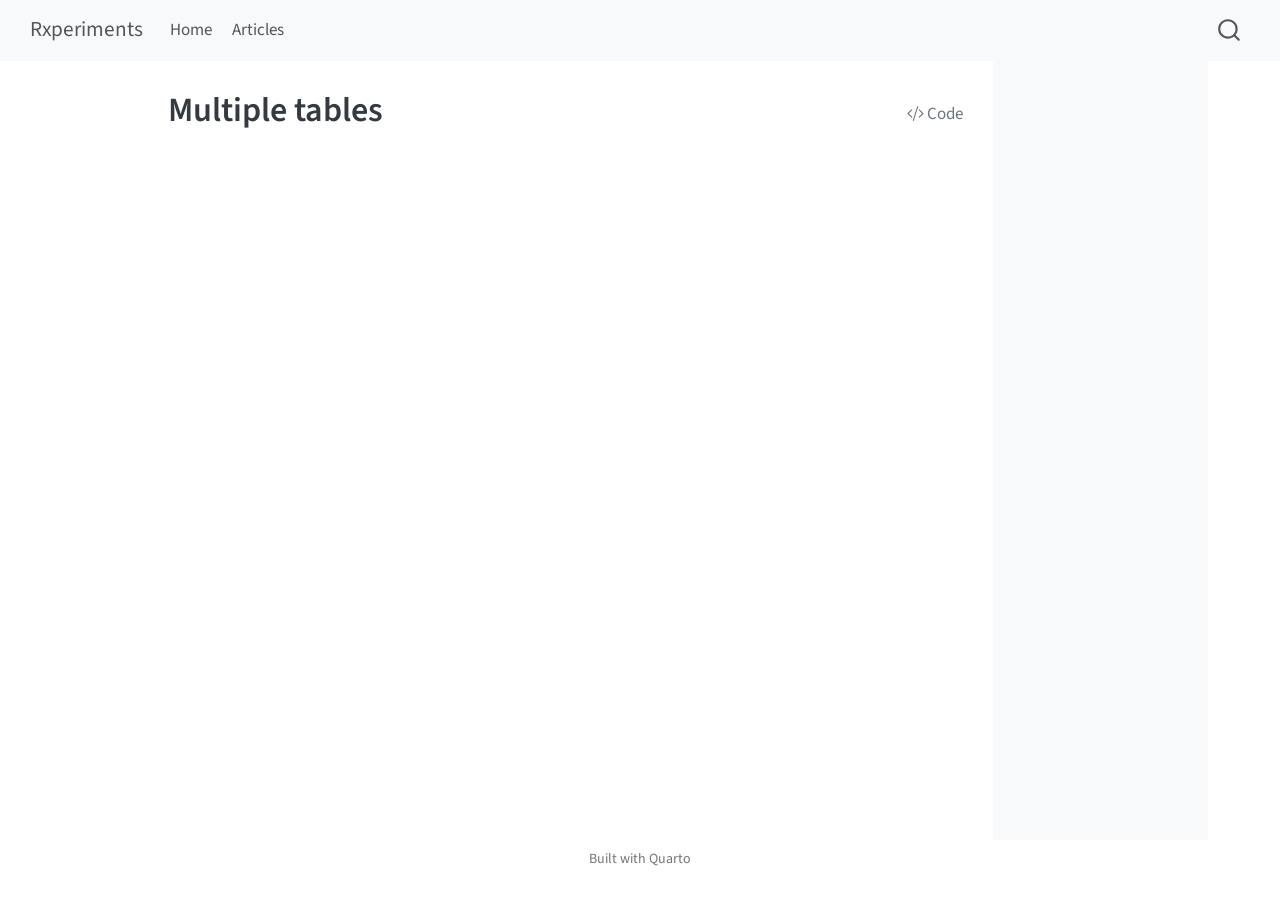
<file: docs/articles/02-multiple-tables.html>
<!DOCTYPE html>
<html xmlns="http://www.w3.org/1999/xhtml" lang="en" xml:lang="en"><head>

<meta charset="utf-8">
<meta name="generator" content="quarto-1.7.32">

<meta name="viewport" content="width=device-width, initial-scale=1.0, user-scalable=yes">


<title>Multiple tables – Rxperiments</title>
<style>
code{white-space: pre-wrap;}
span.smallcaps{font-variant: small-caps;}
div.columns{display: flex; gap: min(4vw, 1.5em);}
div.column{flex: auto; overflow-x: auto;}
div.hanging-indent{margin-left: 1.5em; text-indent: -1.5em;}
ul.task-list{list-style: none;}
ul.task-list li input[type="checkbox"] {
  width: 0.8em;
  margin: 0 0.8em 0.2em -1em; /* quarto-specific, see https://github.com/quarto-dev/quarto-cli/issues/4556 */ 
  vertical-align: middle;
}
/* CSS for syntax highlighting */
html { -webkit-text-size-adjust: 100%; }
pre > code.sourceCode { white-space: pre; position: relative; }
pre > code.sourceCode > span { display: inline-block; line-height: 1.25; }
pre > code.sourceCode > span:empty { height: 1.2em; }
.sourceCode { overflow: visible; }
code.sourceCode > span { color: inherit; text-decoration: inherit; }
div.sourceCode { margin: 1em 0; }
pre.sourceCode { margin: 0; }
@media screen {
div.sourceCode { overflow: auto; }
}
@media print {
pre > code.sourceCode { white-space: pre-wrap; }
pre > code.sourceCode > span { text-indent: -5em; padding-left: 5em; }
}
pre.numberSource code
  { counter-reset: source-line 0; }
pre.numberSource code > span
  { position: relative; left: -4em; counter-increment: source-line; }
pre.numberSource code > span > a:first-child::before
  { content: counter(source-line);
    position: relative; left: -1em; text-align: right; vertical-align: baseline;
    border: none; display: inline-block;
    -webkit-touch-callout: none; -webkit-user-select: none;
    -khtml-user-select: none; -moz-user-select: none;
    -ms-user-select: none; user-select: none;
    padding: 0 4px; width: 4em;
  }
pre.numberSource { margin-left: 3em;  padding-left: 4px; }
div.sourceCode
  {   }
@media screen {
pre > code.sourceCode > span > a:first-child::before { text-decoration: underline; }
}
</style>


<script src="../site_libs/quarto-nav/quarto-nav.js"></script>
<script src="../site_libs/quarto-nav/headroom.min.js"></script>
<script src="../site_libs/clipboard/clipboard.min.js"></script>
<script src="../site_libs/quarto-search/autocomplete.umd.js"></script>
<script src="../site_libs/quarto-search/fuse.min.js"></script>
<script src="../site_libs/quarto-search/quarto-search.js"></script>
<meta name="quarto:offset" content="../">
<script src="../site_libs/quarto-html/quarto.js" type="module"></script>
<script src="../site_libs/quarto-html/tabsets/tabsets.js" type="module"></script>
<script src="../site_libs/quarto-html/popper.min.js"></script>
<script src="../site_libs/quarto-html/tippy.umd.min.js"></script>
<script src="../site_libs/quarto-html/anchor.min.js"></script>
<link href="../site_libs/quarto-html/tippy.css" rel="stylesheet">
<link href="../site_libs/quarto-html/quarto-syntax-highlighting-234273d1456647dabc34a594ac50e507.css" rel="stylesheet" id="quarto-text-highlighting-styles">
<script src="../site_libs/bootstrap/bootstrap.min.js"></script>
<link href="../site_libs/bootstrap/bootstrap-icons.css" rel="stylesheet">
<link href="../site_libs/bootstrap/bootstrap-45a984b55c978f8c4117b5b9aec951d9.min.css" rel="stylesheet" append-hash="true" id="quarto-bootstrap" data-mode="light">
<script id="quarto-search-options" type="application/json">{
  "location": "navbar",
  "copy-button": false,
  "collapse-after": 3,
  "panel-placement": "end",
  "type": "overlay",
  "limit": 50,
  "keyboard-shortcut": [
    "f",
    "/",
    "s"
  ],
  "show-item-context": false,
  "language": {
    "search-no-results-text": "No results",
    "search-matching-documents-text": "matching documents",
    "search-copy-link-title": "Copy link to search",
    "search-hide-matches-text": "Hide additional matches",
    "search-more-match-text": "more match in this document",
    "search-more-matches-text": "more matches in this document",
    "search-clear-button-title": "Clear",
    "search-text-placeholder": "",
    "search-detached-cancel-button-title": "Cancel",
    "search-submit-button-title": "Submit",
    "search-label": "Search"
  }
}</script>


<link rel="stylesheet" href="../styles.css">
</head>

<body class="nav-fixed quarto-light">

<div id="quarto-search-results"></div>
  <header id="quarto-header" class="headroom fixed-top">
    <nav class="navbar navbar-expand-lg " data-bs-theme="dark">
      <div class="navbar-container container-fluid">
      <div class="navbar-brand-container mx-auto">
    <a class="navbar-brand" href="../index.html">
    <span class="navbar-title">Rxperiments</span>
    </a>
  </div>
            <div id="quarto-search" class="" title="Search"></div>
          <button class="navbar-toggler" type="button" data-bs-toggle="collapse" data-bs-target="#navbarCollapse" aria-controls="navbarCollapse" role="menu" aria-expanded="false" aria-label="Toggle navigation" onclick="if (window.quartoToggleHeadroom) { window.quartoToggleHeadroom(); }">
  <span class="navbar-toggler-icon"></span>
</button>
          <div class="collapse navbar-collapse" id="navbarCollapse">
            <ul class="navbar-nav navbar-nav-scroll me-auto">
  <li class="nav-item">
    <a class="nav-link" href="../index.html"> 
<span class="menu-text">Home</span></a>
  </li>  
  <li class="nav-item">
    <a class="nav-link" href="../articles/index.html"> 
<span class="menu-text">Articles</span></a>
  </li>  
</ul>
          </div> <!-- /navcollapse -->
            <div class="quarto-navbar-tools">
</div>
      </div> <!-- /container-fluid -->
    </nav>
</header>
<!-- content -->
<div id="quarto-content" class="quarto-container page-columns page-rows-contents page-layout-article page-navbar">
<!-- sidebar -->
<!-- margin-sidebar -->
    <div id="quarto-margin-sidebar" class="sidebar margin-sidebar zindex-bottom">
        
    </div>
<!-- main -->
<main class="content" id="quarto-document-content">

<header id="title-block-header" class="quarto-title-block default">
<div class="quarto-title">
<div class="quarto-title-block"><div><h1 class="title">Multiple tables</h1><button type="button" class="btn code-tools-button" id="quarto-code-tools-source"><i class="bi"></i> Code</button></div></div>
</div>



<div class="quarto-title-meta">

    
  
    
  </div>
  


</header>




<!-- -->


</main> <!-- /main -->
<script id="quarto-html-after-body" type="application/javascript">
  window.document.addEventListener("DOMContentLoaded", function (event) {
    const icon = "";
    const anchorJS = new window.AnchorJS();
    anchorJS.options = {
      placement: 'right',
      icon: icon
    };
    anchorJS.add('.anchored');
    const isCodeAnnotation = (el) => {
      for (const clz of el.classList) {
        if (clz.startsWith('code-annotation-')) {                     
          return true;
        }
      }
      return false;
    }
    const onCopySuccess = function(e) {
      // button target
      const button = e.trigger;
      // don't keep focus
      button.blur();
      // flash "checked"
      button.classList.add('code-copy-button-checked');
      var currentTitle = button.getAttribute("title");
      button.setAttribute("title", "Copied!");
      let tooltip;
      if (window.bootstrap) {
        button.setAttribute("data-bs-toggle", "tooltip");
        button.setAttribute("data-bs-placement", "left");
        button.setAttribute("data-bs-title", "Copied!");
        tooltip = new bootstrap.Tooltip(button, 
          { trigger: "manual", 
            customClass: "code-copy-button-tooltip",
            offset: [0, -8]});
        tooltip.show();    
      }
      setTimeout(function() {
        if (tooltip) {
          tooltip.hide();
          button.removeAttribute("data-bs-title");
          button.removeAttribute("data-bs-toggle");
          button.removeAttribute("data-bs-placement");
        }
        button.setAttribute("title", currentTitle);
        button.classList.remove('code-copy-button-checked');
      }, 1000);
      // clear code selection
      e.clearSelection();
    }
    const getTextToCopy = function(trigger) {
        const codeEl = trigger.previousElementSibling.cloneNode(true);
        for (const childEl of codeEl.children) {
          if (isCodeAnnotation(childEl)) {
            childEl.remove();
          }
        }
        return codeEl.innerText;
    }
    const clipboard = new window.ClipboardJS('.code-copy-button:not([data-in-quarto-modal])', {
      text: getTextToCopy
    });
    clipboard.on('success', onCopySuccess);
    if (window.document.getElementById('quarto-embedded-source-code-modal')) {
      const clipboardModal = new window.ClipboardJS('.code-copy-button[data-in-quarto-modal]', {
        text: getTextToCopy,
        container: window.document.getElementById('quarto-embedded-source-code-modal')
      });
      clipboardModal.on('success', onCopySuccess);
    }
    const viewSource = window.document.getElementById('quarto-view-source') ||
                       window.document.getElementById('quarto-code-tools-source');
    if (viewSource) {
      const sourceUrl = viewSource.getAttribute("data-quarto-source-url");
      viewSource.addEventListener("click", function(e) {
        if (sourceUrl) {
          // rstudio viewer pane
          if (/\bcapabilities=\b/.test(window.location)) {
            window.open(sourceUrl);
          } else {
            window.location.href = sourceUrl;
          }
        } else {
          const modal = new bootstrap.Modal(document.getElementById('quarto-embedded-source-code-modal'));
          modal.show();
        }
        return false;
      });
    }
    function toggleCodeHandler(show) {
      return function(e) {
        const detailsSrc = window.document.querySelectorAll(".cell > details > .sourceCode");
        for (let i=0; i<detailsSrc.length; i++) {
          const details = detailsSrc[i].parentElement;
          if (show) {
            details.open = true;
          } else {
            details.removeAttribute("open");
          }
        }
        const cellCodeDivs = window.document.querySelectorAll(".cell > .sourceCode");
        const fromCls = show ? "hidden" : "unhidden";
        const toCls = show ? "unhidden" : "hidden";
        for (let i=0; i<cellCodeDivs.length; i++) {
          const codeDiv = cellCodeDivs[i];
          if (codeDiv.classList.contains(fromCls)) {
            codeDiv.classList.remove(fromCls);
            codeDiv.classList.add(toCls);
          } 
        }
        return false;
      }
    }
    const hideAllCode = window.document.getElementById("quarto-hide-all-code");
    if (hideAllCode) {
      hideAllCode.addEventListener("click", toggleCodeHandler(false));
    }
    const showAllCode = window.document.getElementById("quarto-show-all-code");
    if (showAllCode) {
      showAllCode.addEventListener("click", toggleCodeHandler(true));
    }
      var localhostRegex = new RegExp(/^(?:http|https):\/\/localhost\:?[0-9]*\//);
      var mailtoRegex = new RegExp(/^mailto:/);
        var filterRegex = new RegExp('/' + window.location.host + '/');
      var isInternal = (href) => {
          return filterRegex.test(href) || localhostRegex.test(href) || mailtoRegex.test(href);
      }
      // Inspect non-navigation links and adorn them if external
     var links = window.document.querySelectorAll('a[href]:not(.nav-link):not(.navbar-brand):not(.toc-action):not(.sidebar-link):not(.sidebar-item-toggle):not(.pagination-link):not(.no-external):not([aria-hidden]):not(.dropdown-item):not(.quarto-navigation-tool):not(.about-link)');
      for (var i=0; i<links.length; i++) {
        const link = links[i];
        if (!isInternal(link.href)) {
          // undo the damage that might have been done by quarto-nav.js in the case of
          // links that we want to consider external
          if (link.dataset.originalHref !== undefined) {
            link.href = link.dataset.originalHref;
          }
        }
      }
    function tippyHover(el, contentFn, onTriggerFn, onUntriggerFn) {
      const config = {
        allowHTML: true,
        maxWidth: 500,
        delay: 100,
        arrow: false,
        appendTo: function(el) {
            return el.parentElement;
        },
        interactive: true,
        interactiveBorder: 10,
        theme: 'quarto',
        placement: 'bottom-start',
      };
      if (contentFn) {
        config.content = contentFn;
      }
      if (onTriggerFn) {
        config.onTrigger = onTriggerFn;
      }
      if (onUntriggerFn) {
        config.onUntrigger = onUntriggerFn;
      }
      window.tippy(el, config); 
    }
    const noterefs = window.document.querySelectorAll('a[role="doc-noteref"]');
    for (var i=0; i<noterefs.length; i++) {
      const ref = noterefs[i];
      tippyHover(ref, function() {
        // use id or data attribute instead here
        let href = ref.getAttribute('data-footnote-href') || ref.getAttribute('href');
        try { href = new URL(href).hash; } catch {}
        const id = href.replace(/^#\/?/, "");
        const note = window.document.getElementById(id);
        if (note) {
          return note.innerHTML;
        } else {
          return "";
        }
      });
    }
    const xrefs = window.document.querySelectorAll('a.quarto-xref');
    const processXRef = (id, note) => {
      // Strip column container classes
      const stripColumnClz = (el) => {
        el.classList.remove("page-full", "page-columns");
        if (el.children) {
          for (const child of el.children) {
            stripColumnClz(child);
          }
        }
      }
      stripColumnClz(note)
      if (id === null || id.startsWith('sec-')) {
        // Special case sections, only their first couple elements
        const container = document.createElement("div");
        if (note.children && note.children.length > 2) {
          container.appendChild(note.children[0].cloneNode(true));
          for (let i = 1; i < note.children.length; i++) {
            const child = note.children[i];
            if (child.tagName === "P" && child.innerText === "") {
              continue;
            } else {
              container.appendChild(child.cloneNode(true));
              break;
            }
          }
          if (window.Quarto?.typesetMath) {
            window.Quarto.typesetMath(container);
          }
          return container.innerHTML
        } else {
          if (window.Quarto?.typesetMath) {
            window.Quarto.typesetMath(note);
          }
          return note.innerHTML;
        }
      } else {
        // Remove any anchor links if they are present
        const anchorLink = note.querySelector('a.anchorjs-link');
        if (anchorLink) {
          anchorLink.remove();
        }
        if (window.Quarto?.typesetMath) {
          window.Quarto.typesetMath(note);
        }
        if (note.classList.contains("callout")) {
          return note.outerHTML;
        } else {
          return note.innerHTML;
        }
      }
    }
    for (var i=0; i<xrefs.length; i++) {
      const xref = xrefs[i];
      tippyHover(xref, undefined, function(instance) {
        instance.disable();
        let url = xref.getAttribute('href');
        let hash = undefined; 
        if (url.startsWith('#')) {
          hash = url;
        } else {
          try { hash = new URL(url).hash; } catch {}
        }
        if (hash) {
          const id = hash.replace(/^#\/?/, "");
          const note = window.document.getElementById(id);
          if (note !== null) {
            try {
              const html = processXRef(id, note.cloneNode(true));
              instance.setContent(html);
            } finally {
              instance.enable();
              instance.show();
            }
          } else {
            // See if we can fetch this
            fetch(url.split('#')[0])
            .then(res => res.text())
            .then(html => {
              const parser = new DOMParser();
              const htmlDoc = parser.parseFromString(html, "text/html");
              const note = htmlDoc.getElementById(id);
              if (note !== null) {
                const html = processXRef(id, note);
                instance.setContent(html);
              } 
            }).finally(() => {
              instance.enable();
              instance.show();
            });
          }
        } else {
          // See if we can fetch a full url (with no hash to target)
          // This is a special case and we should probably do some content thinning / targeting
          fetch(url)
          .then(res => res.text())
          .then(html => {
            const parser = new DOMParser();
            const htmlDoc = parser.parseFromString(html, "text/html");
            const note = htmlDoc.querySelector('main.content');
            if (note !== null) {
              // This should only happen for chapter cross references
              // (since there is no id in the URL)
              // remove the first header
              if (note.children.length > 0 && note.children[0].tagName === "HEADER") {
                note.children[0].remove();
              }
              const html = processXRef(null, note);
              instance.setContent(html);
            } 
          }).finally(() => {
            instance.enable();
            instance.show();
          });
        }
      }, function(instance) {
      });
    }
        let selectedAnnoteEl;
        const selectorForAnnotation = ( cell, annotation) => {
          let cellAttr = 'data-code-cell="' + cell + '"';
          let lineAttr = 'data-code-annotation="' +  annotation + '"';
          const selector = 'span[' + cellAttr + '][' + lineAttr + ']';
          return selector;
        }
        const selectCodeLines = (annoteEl) => {
          const doc = window.document;
          const targetCell = annoteEl.getAttribute("data-target-cell");
          const targetAnnotation = annoteEl.getAttribute("data-target-annotation");
          const annoteSpan = window.document.querySelector(selectorForAnnotation(targetCell, targetAnnotation));
          const lines = annoteSpan.getAttribute("data-code-lines").split(",");
          const lineIds = lines.map((line) => {
            return targetCell + "-" + line;
          })
          let top = null;
          let height = null;
          let parent = null;
          if (lineIds.length > 0) {
              //compute the position of the single el (top and bottom and make a div)
              const el = window.document.getElementById(lineIds[0]);
              top = el.offsetTop;
              height = el.offsetHeight;
              parent = el.parentElement.parentElement;
            if (lineIds.length > 1) {
              const lastEl = window.document.getElementById(lineIds[lineIds.length - 1]);
              const bottom = lastEl.offsetTop + lastEl.offsetHeight;
              height = bottom - top;
            }
            if (top !== null && height !== null && parent !== null) {
              // cook up a div (if necessary) and position it 
              let div = window.document.getElementById("code-annotation-line-highlight");
              if (div === null) {
                div = window.document.createElement("div");
                div.setAttribute("id", "code-annotation-line-highlight");
                div.style.position = 'absolute';
                parent.appendChild(div);
              }
              div.style.top = top - 2 + "px";
              div.style.height = height + 4 + "px";
              div.style.left = 0;
              let gutterDiv = window.document.getElementById("code-annotation-line-highlight-gutter");
              if (gutterDiv === null) {
                gutterDiv = window.document.createElement("div");
                gutterDiv.setAttribute("id", "code-annotation-line-highlight-gutter");
                gutterDiv.style.position = 'absolute';
                const codeCell = window.document.getElementById(targetCell);
                const gutter = codeCell.querySelector('.code-annotation-gutter');
                gutter.appendChild(gutterDiv);
              }
              gutterDiv.style.top = top - 2 + "px";
              gutterDiv.style.height = height + 4 + "px";
            }
            selectedAnnoteEl = annoteEl;
          }
        };
        const unselectCodeLines = () => {
          const elementsIds = ["code-annotation-line-highlight", "code-annotation-line-highlight-gutter"];
          elementsIds.forEach((elId) => {
            const div = window.document.getElementById(elId);
            if (div) {
              div.remove();
            }
          });
          selectedAnnoteEl = undefined;
        };
          // Handle positioning of the toggle
      window.addEventListener(
        "resize",
        throttle(() => {
          elRect = undefined;
          if (selectedAnnoteEl) {
            selectCodeLines(selectedAnnoteEl);
          }
        }, 10)
      );
      function throttle(fn, ms) {
      let throttle = false;
      let timer;
        return (...args) => {
          if(!throttle) { // first call gets through
              fn.apply(this, args);
              throttle = true;
          } else { // all the others get throttled
              if(timer) clearTimeout(timer); // cancel #2
              timer = setTimeout(() => {
                fn.apply(this, args);
                timer = throttle = false;
              }, ms);
          }
        };
      }
        // Attach click handler to the DT
        const annoteDls = window.document.querySelectorAll('dt[data-target-cell]');
        for (const annoteDlNode of annoteDls) {
          annoteDlNode.addEventListener('click', (event) => {
            const clickedEl = event.target;
            if (clickedEl !== selectedAnnoteEl) {
              unselectCodeLines();
              const activeEl = window.document.querySelector('dt[data-target-cell].code-annotation-active');
              if (activeEl) {
                activeEl.classList.remove('code-annotation-active');
              }
              selectCodeLines(clickedEl);
              clickedEl.classList.add('code-annotation-active');
            } else {
              // Unselect the line
              unselectCodeLines();
              clickedEl.classList.remove('code-annotation-active');
            }
          });
        }
    const findCites = (el) => {
      const parentEl = el.parentElement;
      if (parentEl) {
        const cites = parentEl.dataset.cites;
        if (cites) {
          return {
            el,
            cites: cites.split(' ')
          };
        } else {
          return findCites(el.parentElement)
        }
      } else {
        return undefined;
      }
    };
    var bibliorefs = window.document.querySelectorAll('a[role="doc-biblioref"]');
    for (var i=0; i<bibliorefs.length; i++) {
      const ref = bibliorefs[i];
      const citeInfo = findCites(ref);
      if (citeInfo) {
        tippyHover(citeInfo.el, function() {
          var popup = window.document.createElement('div');
          citeInfo.cites.forEach(function(cite) {
            var citeDiv = window.document.createElement('div');
            citeDiv.classList.add('hanging-indent');
            citeDiv.classList.add('csl-entry');
            var biblioDiv = window.document.getElementById('ref-' + cite);
            if (biblioDiv) {
              citeDiv.innerHTML = biblioDiv.innerHTML;
            }
            popup.appendChild(citeDiv);
          });
          return popup.innerHTML;
        });
      }
    }
  });
  </script><div class="modal fade" id="quarto-embedded-source-code-modal" tabindex="-1" aria-labelledby="quarto-embedded-source-code-modal-label" aria-hidden="true"><div class="modal-dialog modal-dialog-scrollable"><div class="modal-content"><div class="modal-header"><h5 class="modal-title" id="quarto-embedded-source-code-modal-label">Source Code</h5><button class="btn-close" data-bs-dismiss="modal"></button></div><div class="modal-body"><div class="">
<div class="sourceCode" id="cb1" data-shortcodes="false"><pre class="sourceCode markdown code-with-copy"><code class="sourceCode markdown"><span id="cb1-1"><a href="#cb1-1" aria-hidden="true" tabindex="-1"></a><span class="co">---</span></span>
<span id="cb1-2"><a href="#cb1-2" aria-hidden="true" tabindex="-1"></a><span class="an">title:</span><span class="co"> "Multiple tables"</span></span>
<span id="cb1-3"><a href="#cb1-3" aria-hidden="true" tabindex="-1"></a><span class="co">---</span></span></code><button title="Copy to Clipboard" class="code-copy-button" data-in-quarto-modal=""><i class="bi"></i></button></pre></div>
</div></div></div></div></div>
</div> <!-- /content -->
<footer class="footer">
  <div class="nav-footer">
    <div class="nav-footer-left">
      &nbsp;
    </div>   
    <div class="nav-footer-center">
<p>Built with Quarto</p>
</div>
    <div class="nav-footer-right">
      &nbsp;
    </div>
  </div>
</footer>




</body></html>
</file>
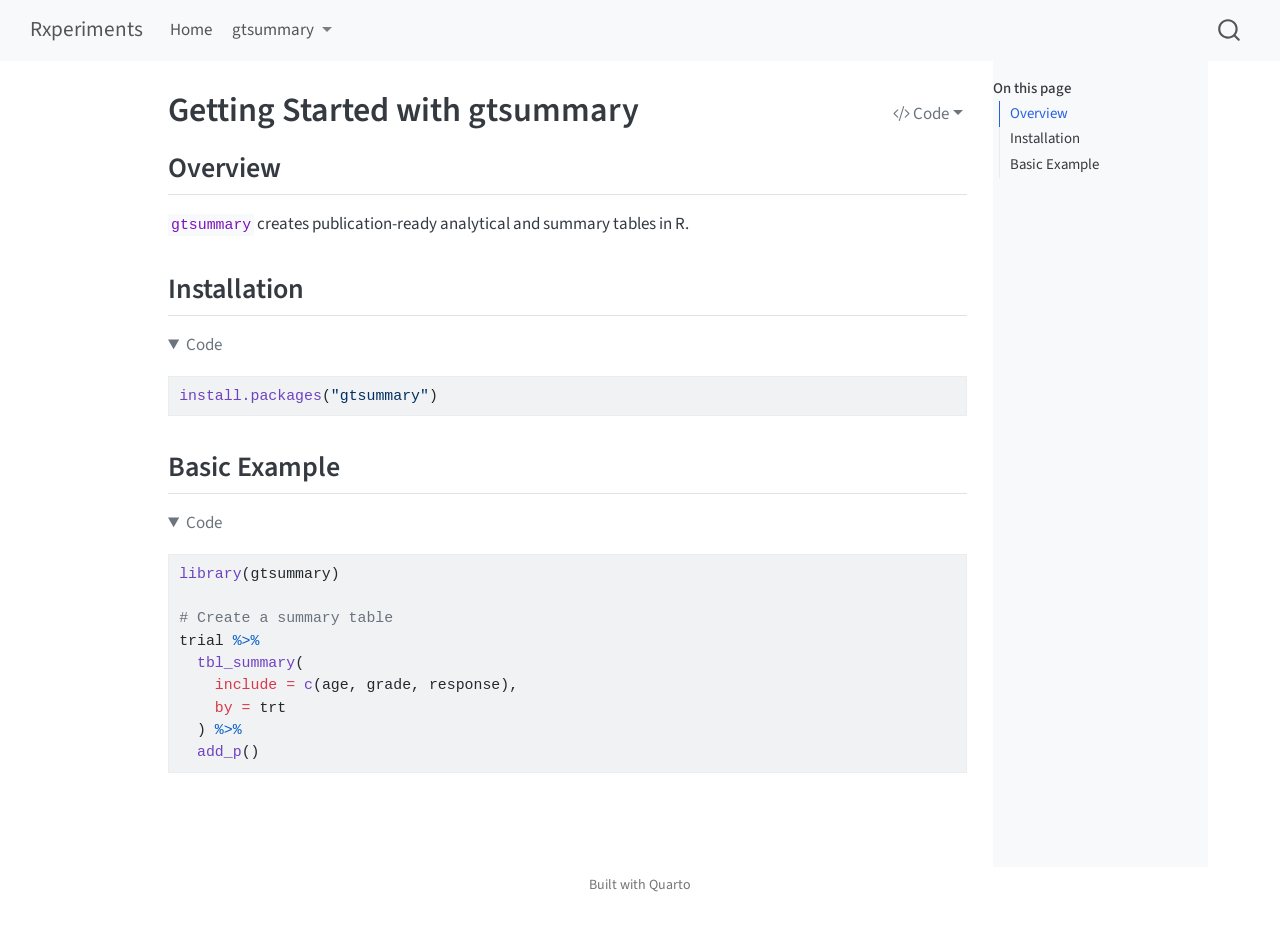
<file: docs/articles/intro.html>
<!DOCTYPE html>
<html xmlns="http://www.w3.org/1999/xhtml" lang="en" xml:lang="en"><head>

<meta charset="utf-8">
<meta name="generator" content="quarto-1.7.32">

<meta name="viewport" content="width=device-width, initial-scale=1.0, user-scalable=yes">


<title>Getting Started with gtsummary – Rxperiments</title>
<style>
code{white-space: pre-wrap;}
span.smallcaps{font-variant: small-caps;}
div.columns{display: flex; gap: min(4vw, 1.5em);}
div.column{flex: auto; overflow-x: auto;}
div.hanging-indent{margin-left: 1.5em; text-indent: -1.5em;}
ul.task-list{list-style: none;}
ul.task-list li input[type="checkbox"] {
  width: 0.8em;
  margin: 0 0.8em 0.2em -1em; /* quarto-specific, see https://github.com/quarto-dev/quarto-cli/issues/4556 */ 
  vertical-align: middle;
}
/* CSS for syntax highlighting */
html { -webkit-text-size-adjust: 100%; }
pre > code.sourceCode { white-space: pre; position: relative; }
pre > code.sourceCode > span { display: inline-block; line-height: 1.25; }
pre > code.sourceCode > span:empty { height: 1.2em; }
.sourceCode { overflow: visible; }
code.sourceCode > span { color: inherit; text-decoration: inherit; }
div.sourceCode { margin: 1em 0; }
pre.sourceCode { margin: 0; }
@media screen {
div.sourceCode { overflow: auto; }
}
@media print {
pre > code.sourceCode { white-space: pre-wrap; }
pre > code.sourceCode > span { text-indent: -5em; padding-left: 5em; }
}
pre.numberSource code
  { counter-reset: source-line 0; }
pre.numberSource code > span
  { position: relative; left: -4em; counter-increment: source-line; }
pre.numberSource code > span > a:first-child::before
  { content: counter(source-line);
    position: relative; left: -1em; text-align: right; vertical-align: baseline;
    border: none; display: inline-block;
    -webkit-touch-callout: none; -webkit-user-select: none;
    -khtml-user-select: none; -moz-user-select: none;
    -ms-user-select: none; user-select: none;
    padding: 0 4px; width: 4em;
  }
pre.numberSource { margin-left: 3em;  padding-left: 4px; }
div.sourceCode
  {   }
@media screen {
pre > code.sourceCode > span > a:first-child::before { text-decoration: underline; }
}
</style>


<script src="../site_libs/quarto-nav/quarto-nav.js"></script>
<script src="../site_libs/quarto-nav/headroom.min.js"></script>
<script src="../site_libs/clipboard/clipboard.min.js"></script>
<script src="../site_libs/quarto-search/autocomplete.umd.js"></script>
<script src="../site_libs/quarto-search/fuse.min.js"></script>
<script src="../site_libs/quarto-search/quarto-search.js"></script>
<meta name="quarto:offset" content="../">
<script src="../site_libs/quarto-html/quarto.js" type="module"></script>
<script src="../site_libs/quarto-html/tabsets/tabsets.js" type="module"></script>
<script src="../site_libs/quarto-html/popper.min.js"></script>
<script src="../site_libs/quarto-html/tippy.umd.min.js"></script>
<script src="../site_libs/quarto-html/anchor.min.js"></script>
<link href="../site_libs/quarto-html/tippy.css" rel="stylesheet">
<link href="../site_libs/quarto-html/quarto-syntax-highlighting-234273d1456647dabc34a594ac50e507.css" rel="stylesheet" id="quarto-text-highlighting-styles">
<script src="../site_libs/bootstrap/bootstrap.min.js"></script>
<link href="../site_libs/bootstrap/bootstrap-icons.css" rel="stylesheet">
<link href="../site_libs/bootstrap/bootstrap-45a984b55c978f8c4117b5b9aec951d9.min.css" rel="stylesheet" append-hash="true" id="quarto-bootstrap" data-mode="light">
<script id="quarto-search-options" type="application/json">{
  "location": "navbar",
  "copy-button": false,
  "collapse-after": 3,
  "panel-placement": "end",
  "type": "overlay",
  "limit": 50,
  "keyboard-shortcut": [
    "f",
    "/",
    "s"
  ],
  "show-item-context": false,
  "language": {
    "search-no-results-text": "No results",
    "search-matching-documents-text": "matching documents",
    "search-copy-link-title": "Copy link to search",
    "search-hide-matches-text": "Hide additional matches",
    "search-more-match-text": "more match in this document",
    "search-more-matches-text": "more matches in this document",
    "search-clear-button-title": "Clear",
    "search-text-placeholder": "",
    "search-detached-cancel-button-title": "Cancel",
    "search-submit-button-title": "Submit",
    "search-label": "Search"
  }
}</script>


<link rel="stylesheet" href="../styles.css">
</head>

<body class="nav-fixed quarto-light">

<div id="quarto-search-results"></div>
  <header id="quarto-header" class="headroom fixed-top">
    <nav class="navbar navbar-expand-lg " data-bs-theme="dark">
      <div class="navbar-container container-fluid">
      <div class="navbar-brand-container mx-auto">
    <a class="navbar-brand" href="../index.html">
    <span class="navbar-title">Rxperiments</span>
    </a>
  </div>
            <div id="quarto-search" class="" title="Search"></div>
          <button class="navbar-toggler" type="button" data-bs-toggle="collapse" data-bs-target="#navbarCollapse" aria-controls="navbarCollapse" role="menu" aria-expanded="false" aria-label="Toggle navigation" onclick="if (window.quartoToggleHeadroom) { window.quartoToggleHeadroom(); }">
  <span class="navbar-toggler-icon"></span>
</button>
          <div class="collapse navbar-collapse" id="navbarCollapse">
            <ul class="navbar-nav navbar-nav-scroll me-auto">
  <li class="nav-item">
    <a class="nav-link" href="../index.html"> 
<span class="menu-text">Home</span></a>
  </li>  
  <li class="nav-item dropdown ">
    <a class="nav-link dropdown-toggle" href="#" id="nav-menu-gtsummary" role="link" data-bs-toggle="dropdown" aria-expanded="false">
 <span class="menu-text">gtsummary</span>
    </a>
    <ul class="dropdown-menu" aria-labelledby="nav-menu-gtsummary">    
        <li>
    <a class="dropdown-item" href="../gtsummary/intro.qmd">
 <span class="dropdown-text">Getting Started</span></a>
  </li>  
        <li>
    <a class="dropdown-item" href="../gtsummary/tables.qmd">
 <span class="dropdown-text">Summary Tables</span></a>
  </li>  
    </ul>
  </li>
</ul>
          </div> <!-- /navcollapse -->
            <div class="quarto-navbar-tools">
</div>
      </div> <!-- /container-fluid -->
    </nav>
</header>
<!-- content -->
<div id="quarto-content" class="quarto-container page-columns page-rows-contents page-layout-article page-navbar">
<!-- sidebar -->
<!-- margin-sidebar -->
    <div id="quarto-margin-sidebar" class="sidebar margin-sidebar">
        <nav id="TOC" role="doc-toc" class="toc-active">
    <h2 id="toc-title">On this page</h2>
   
  <ul>
  <li><a href="#overview" id="toc-overview" class="nav-link active" data-scroll-target="#overview">Overview</a></li>
  <li><a href="#installation" id="toc-installation" class="nav-link" data-scroll-target="#installation">Installation</a></li>
  <li><a href="#basic-example" id="toc-basic-example" class="nav-link" data-scroll-target="#basic-example">Basic Example</a></li>
  </ul>
</nav>
    </div>
<!-- main -->
<main class="content" id="quarto-document-content">

<header id="title-block-header" class="quarto-title-block default">
<div class="quarto-title">
<div class="quarto-title-block"><div><h1 class="title">Getting Started with gtsummary</h1><button type="button" class="btn code-tools-button dropdown-toggle" id="quarto-code-tools-menu" data-bs-toggle="dropdown" aria-expanded="false"><i class="bi"></i> Code</button><ul class="dropdown-menu dropdown-menu-end" aria-labelelledby="quarto-code-tools-menu"><li><a id="quarto-show-all-code" class="dropdown-item" href="javascript:void(0)" role="button">Show All Code</a></li><li><a id="quarto-hide-all-code" class="dropdown-item" href="javascript:void(0)" role="button">Hide All Code</a></li><li><hr class="dropdown-divider"></li><li><a id="quarto-view-source" class="dropdown-item" href="javascript:void(0)" role="button">View Source</a></li></ul></div></div>
</div>



<div class="quarto-title-meta">

    
  
    
  </div>
  


</header>


<section id="overview" class="level2">
<h2 class="anchored" data-anchor-id="overview">Overview</h2>
<p><code>gtsummary</code> creates publication-ready analytical and summary tables in R.</p>
</section>
<section id="installation" class="level2">
<h2 class="anchored" data-anchor-id="installation">Installation</h2>
<div class="cell">
<details open="" class="code-fold">
<summary>Code</summary>
<div class="sourceCode cell-code" id="cb1"><pre class="sourceCode r code-with-copy"><code class="sourceCode r"><span id="cb1-1"><a href="#cb1-1" aria-hidden="true" tabindex="-1"></a><span class="fu">install.packages</span>(<span class="st">"gtsummary"</span>)</span></code><button title="Copy to Clipboard" class="code-copy-button"><i class="bi"></i></button></pre></div>
</details>
</div>
</section>
<section id="basic-example" class="level2">
<h2 class="anchored" data-anchor-id="basic-example">Basic Example</h2>
<div class="cell">
<details open="" class="code-fold">
<summary>Code</summary>
<div class="sourceCode cell-code" id="cb2"><pre class="sourceCode r code-with-copy"><code class="sourceCode r"><span id="cb2-1"><a href="#cb2-1" aria-hidden="true" tabindex="-1"></a><span class="fu">library</span>(gtsummary)</span>
<span id="cb2-2"><a href="#cb2-2" aria-hidden="true" tabindex="-1"></a></span>
<span id="cb2-3"><a href="#cb2-3" aria-hidden="true" tabindex="-1"></a><span class="co"># Create a summary table</span></span>
<span id="cb2-4"><a href="#cb2-4" aria-hidden="true" tabindex="-1"></a>trial <span class="sc">%&gt;%</span></span>
<span id="cb2-5"><a href="#cb2-5" aria-hidden="true" tabindex="-1"></a>  <span class="fu">tbl_summary</span>(</span>
<span id="cb2-6"><a href="#cb2-6" aria-hidden="true" tabindex="-1"></a>    <span class="at">include =</span> <span class="fu">c</span>(age, grade, response),</span>
<span id="cb2-7"><a href="#cb2-7" aria-hidden="true" tabindex="-1"></a>    <span class="at">by =</span> trt</span>
<span id="cb2-8"><a href="#cb2-8" aria-hidden="true" tabindex="-1"></a>  ) <span class="sc">%&gt;%</span></span>
<span id="cb2-9"><a href="#cb2-9" aria-hidden="true" tabindex="-1"></a>  <span class="fu">add_p</span>()</span></code><button title="Copy to Clipboard" class="code-copy-button"><i class="bi"></i></button></pre></div>
</details>
</div>


<!-- -->

</section>

</main> <!-- /main -->
<script id="quarto-html-after-body" type="application/javascript">
  window.document.addEventListener("DOMContentLoaded", function (event) {
    const icon = "";
    const anchorJS = new window.AnchorJS();
    anchorJS.options = {
      placement: 'right',
      icon: icon
    };
    anchorJS.add('.anchored');
    const isCodeAnnotation = (el) => {
      for (const clz of el.classList) {
        if (clz.startsWith('code-annotation-')) {                     
          return true;
        }
      }
      return false;
    }
    const onCopySuccess = function(e) {
      // button target
      const button = e.trigger;
      // don't keep focus
      button.blur();
      // flash "checked"
      button.classList.add('code-copy-button-checked');
      var currentTitle = button.getAttribute("title");
      button.setAttribute("title", "Copied!");
      let tooltip;
      if (window.bootstrap) {
        button.setAttribute("data-bs-toggle", "tooltip");
        button.setAttribute("data-bs-placement", "left");
        button.setAttribute("data-bs-title", "Copied!");
        tooltip = new bootstrap.Tooltip(button, 
          { trigger: "manual", 
            customClass: "code-copy-button-tooltip",
            offset: [0, -8]});
        tooltip.show();    
      }
      setTimeout(function() {
        if (tooltip) {
          tooltip.hide();
          button.removeAttribute("data-bs-title");
          button.removeAttribute("data-bs-toggle");
          button.removeAttribute("data-bs-placement");
        }
        button.setAttribute("title", currentTitle);
        button.classList.remove('code-copy-button-checked');
      }, 1000);
      // clear code selection
      e.clearSelection();
    }
    const getTextToCopy = function(trigger) {
        const codeEl = trigger.previousElementSibling.cloneNode(true);
        for (const childEl of codeEl.children) {
          if (isCodeAnnotation(childEl)) {
            childEl.remove();
          }
        }
        return codeEl.innerText;
    }
    const clipboard = new window.ClipboardJS('.code-copy-button:not([data-in-quarto-modal])', {
      text: getTextToCopy
    });
    clipboard.on('success', onCopySuccess);
    if (window.document.getElementById('quarto-embedded-source-code-modal')) {
      const clipboardModal = new window.ClipboardJS('.code-copy-button[data-in-quarto-modal]', {
        text: getTextToCopy,
        container: window.document.getElementById('quarto-embedded-source-code-modal')
      });
      clipboardModal.on('success', onCopySuccess);
    }
    const viewSource = window.document.getElementById('quarto-view-source') ||
                       window.document.getElementById('quarto-code-tools-source');
    if (viewSource) {
      const sourceUrl = viewSource.getAttribute("data-quarto-source-url");
      viewSource.addEventListener("click", function(e) {
        if (sourceUrl) {
          // rstudio viewer pane
          if (/\bcapabilities=\b/.test(window.location)) {
            window.open(sourceUrl);
          } else {
            window.location.href = sourceUrl;
          }
        } else {
          const modal = new bootstrap.Modal(document.getElementById('quarto-embedded-source-code-modal'));
          modal.show();
        }
        return false;
      });
    }
    function toggleCodeHandler(show) {
      return function(e) {
        const detailsSrc = window.document.querySelectorAll(".cell > details > .sourceCode");
        for (let i=0; i<detailsSrc.length; i++) {
          const details = detailsSrc[i].parentElement;
          if (show) {
            details.open = true;
          } else {
            details.removeAttribute("open");
          }
        }
        const cellCodeDivs = window.document.querySelectorAll(".cell > .sourceCode");
        const fromCls = show ? "hidden" : "unhidden";
        const toCls = show ? "unhidden" : "hidden";
        for (let i=0; i<cellCodeDivs.length; i++) {
          const codeDiv = cellCodeDivs[i];
          if (codeDiv.classList.contains(fromCls)) {
            codeDiv.classList.remove(fromCls);
            codeDiv.classList.add(toCls);
          } 
        }
        return false;
      }
    }
    const hideAllCode = window.document.getElementById("quarto-hide-all-code");
    if (hideAllCode) {
      hideAllCode.addEventListener("click", toggleCodeHandler(false));
    }
    const showAllCode = window.document.getElementById("quarto-show-all-code");
    if (showAllCode) {
      showAllCode.addEventListener("click", toggleCodeHandler(true));
    }
      var localhostRegex = new RegExp(/^(?:http|https):\/\/localhost\:?[0-9]*\//);
      var mailtoRegex = new RegExp(/^mailto:/);
        var filterRegex = new RegExp('/' + window.location.host + '/');
      var isInternal = (href) => {
          return filterRegex.test(href) || localhostRegex.test(href) || mailtoRegex.test(href);
      }
      // Inspect non-navigation links and adorn them if external
     var links = window.document.querySelectorAll('a[href]:not(.nav-link):not(.navbar-brand):not(.toc-action):not(.sidebar-link):not(.sidebar-item-toggle):not(.pagination-link):not(.no-external):not([aria-hidden]):not(.dropdown-item):not(.quarto-navigation-tool):not(.about-link)');
      for (var i=0; i<links.length; i++) {
        const link = links[i];
        if (!isInternal(link.href)) {
          // undo the damage that might have been done by quarto-nav.js in the case of
          // links that we want to consider external
          if (link.dataset.originalHref !== undefined) {
            link.href = link.dataset.originalHref;
          }
        }
      }
    function tippyHover(el, contentFn, onTriggerFn, onUntriggerFn) {
      const config = {
        allowHTML: true,
        maxWidth: 500,
        delay: 100,
        arrow: false,
        appendTo: function(el) {
            return el.parentElement;
        },
        interactive: true,
        interactiveBorder: 10,
        theme: 'quarto',
        placement: 'bottom-start',
      };
      if (contentFn) {
        config.content = contentFn;
      }
      if (onTriggerFn) {
        config.onTrigger = onTriggerFn;
      }
      if (onUntriggerFn) {
        config.onUntrigger = onUntriggerFn;
      }
      window.tippy(el, config); 
    }
    const noterefs = window.document.querySelectorAll('a[role="doc-noteref"]');
    for (var i=0; i<noterefs.length; i++) {
      const ref = noterefs[i];
      tippyHover(ref, function() {
        // use id or data attribute instead here
        let href = ref.getAttribute('data-footnote-href') || ref.getAttribute('href');
        try { href = new URL(href).hash; } catch {}
        const id = href.replace(/^#\/?/, "");
        const note = window.document.getElementById(id);
        if (note) {
          return note.innerHTML;
        } else {
          return "";
        }
      });
    }
    const xrefs = window.document.querySelectorAll('a.quarto-xref');
    const processXRef = (id, note) => {
      // Strip column container classes
      const stripColumnClz = (el) => {
        el.classList.remove("page-full", "page-columns");
        if (el.children) {
          for (const child of el.children) {
            stripColumnClz(child);
          }
        }
      }
      stripColumnClz(note)
      if (id === null || id.startsWith('sec-')) {
        // Special case sections, only their first couple elements
        const container = document.createElement("div");
        if (note.children && note.children.length > 2) {
          container.appendChild(note.children[0].cloneNode(true));
          for (let i = 1; i < note.children.length; i++) {
            const child = note.children[i];
            if (child.tagName === "P" && child.innerText === "") {
              continue;
            } else {
              container.appendChild(child.cloneNode(true));
              break;
            }
          }
          if (window.Quarto?.typesetMath) {
            window.Quarto.typesetMath(container);
          }
          return container.innerHTML
        } else {
          if (window.Quarto?.typesetMath) {
            window.Quarto.typesetMath(note);
          }
          return note.innerHTML;
        }
      } else {
        // Remove any anchor links if they are present
        const anchorLink = note.querySelector('a.anchorjs-link');
        if (anchorLink) {
          anchorLink.remove();
        }
        if (window.Quarto?.typesetMath) {
          window.Quarto.typesetMath(note);
        }
        if (note.classList.contains("callout")) {
          return note.outerHTML;
        } else {
          return note.innerHTML;
        }
      }
    }
    for (var i=0; i<xrefs.length; i++) {
      const xref = xrefs[i];
      tippyHover(xref, undefined, function(instance) {
        instance.disable();
        let url = xref.getAttribute('href');
        let hash = undefined; 
        if (url.startsWith('#')) {
          hash = url;
        } else {
          try { hash = new URL(url).hash; } catch {}
        }
        if (hash) {
          const id = hash.replace(/^#\/?/, "");
          const note = window.document.getElementById(id);
          if (note !== null) {
            try {
              const html = processXRef(id, note.cloneNode(true));
              instance.setContent(html);
            } finally {
              instance.enable();
              instance.show();
            }
          } else {
            // See if we can fetch this
            fetch(url.split('#')[0])
            .then(res => res.text())
            .then(html => {
              const parser = new DOMParser();
              const htmlDoc = parser.parseFromString(html, "text/html");
              const note = htmlDoc.getElementById(id);
              if (note !== null) {
                const html = processXRef(id, note);
                instance.setContent(html);
              } 
            }).finally(() => {
              instance.enable();
              instance.show();
            });
          }
        } else {
          // See if we can fetch a full url (with no hash to target)
          // This is a special case and we should probably do some content thinning / targeting
          fetch(url)
          .then(res => res.text())
          .then(html => {
            const parser = new DOMParser();
            const htmlDoc = parser.parseFromString(html, "text/html");
            const note = htmlDoc.querySelector('main.content');
            if (note !== null) {
              // This should only happen for chapter cross references
              // (since there is no id in the URL)
              // remove the first header
              if (note.children.length > 0 && note.children[0].tagName === "HEADER") {
                note.children[0].remove();
              }
              const html = processXRef(null, note);
              instance.setContent(html);
            } 
          }).finally(() => {
            instance.enable();
            instance.show();
          });
        }
      }, function(instance) {
      });
    }
        let selectedAnnoteEl;
        const selectorForAnnotation = ( cell, annotation) => {
          let cellAttr = 'data-code-cell="' + cell + '"';
          let lineAttr = 'data-code-annotation="' +  annotation + '"';
          const selector = 'span[' + cellAttr + '][' + lineAttr + ']';
          return selector;
        }
        const selectCodeLines = (annoteEl) => {
          const doc = window.document;
          const targetCell = annoteEl.getAttribute("data-target-cell");
          const targetAnnotation = annoteEl.getAttribute("data-target-annotation");
          const annoteSpan = window.document.querySelector(selectorForAnnotation(targetCell, targetAnnotation));
          const lines = annoteSpan.getAttribute("data-code-lines").split(",");
          const lineIds = lines.map((line) => {
            return targetCell + "-" + line;
          })
          let top = null;
          let height = null;
          let parent = null;
          if (lineIds.length > 0) {
              //compute the position of the single el (top and bottom and make a div)
              const el = window.document.getElementById(lineIds[0]);
              top = el.offsetTop;
              height = el.offsetHeight;
              parent = el.parentElement.parentElement;
            if (lineIds.length > 1) {
              const lastEl = window.document.getElementById(lineIds[lineIds.length - 1]);
              const bottom = lastEl.offsetTop + lastEl.offsetHeight;
              height = bottom - top;
            }
            if (top !== null && height !== null && parent !== null) {
              // cook up a div (if necessary) and position it 
              let div = window.document.getElementById("code-annotation-line-highlight");
              if (div === null) {
                div = window.document.createElement("div");
                div.setAttribute("id", "code-annotation-line-highlight");
                div.style.position = 'absolute';
                parent.appendChild(div);
              }
              div.style.top = top - 2 + "px";
              div.style.height = height + 4 + "px";
              div.style.left = 0;
              let gutterDiv = window.document.getElementById("code-annotation-line-highlight-gutter");
              if (gutterDiv === null) {
                gutterDiv = window.document.createElement("div");
                gutterDiv.setAttribute("id", "code-annotation-line-highlight-gutter");
                gutterDiv.style.position = 'absolute';
                const codeCell = window.document.getElementById(targetCell);
                const gutter = codeCell.querySelector('.code-annotation-gutter');
                gutter.appendChild(gutterDiv);
              }
              gutterDiv.style.top = top - 2 + "px";
              gutterDiv.style.height = height + 4 + "px";
            }
            selectedAnnoteEl = annoteEl;
          }
        };
        const unselectCodeLines = () => {
          const elementsIds = ["code-annotation-line-highlight", "code-annotation-line-highlight-gutter"];
          elementsIds.forEach((elId) => {
            const div = window.document.getElementById(elId);
            if (div) {
              div.remove();
            }
          });
          selectedAnnoteEl = undefined;
        };
          // Handle positioning of the toggle
      window.addEventListener(
        "resize",
        throttle(() => {
          elRect = undefined;
          if (selectedAnnoteEl) {
            selectCodeLines(selectedAnnoteEl);
          }
        }, 10)
      );
      function throttle(fn, ms) {
      let throttle = false;
      let timer;
        return (...args) => {
          if(!throttle) { // first call gets through
              fn.apply(this, args);
              throttle = true;
          } else { // all the others get throttled
              if(timer) clearTimeout(timer); // cancel #2
              timer = setTimeout(() => {
                fn.apply(this, args);
                timer = throttle = false;
              }, ms);
          }
        };
      }
        // Attach click handler to the DT
        const annoteDls = window.document.querySelectorAll('dt[data-target-cell]');
        for (const annoteDlNode of annoteDls) {
          annoteDlNode.addEventListener('click', (event) => {
            const clickedEl = event.target;
            if (clickedEl !== selectedAnnoteEl) {
              unselectCodeLines();
              const activeEl = window.document.querySelector('dt[data-target-cell].code-annotation-active');
              if (activeEl) {
                activeEl.classList.remove('code-annotation-active');
              }
              selectCodeLines(clickedEl);
              clickedEl.classList.add('code-annotation-active');
            } else {
              // Unselect the line
              unselectCodeLines();
              clickedEl.classList.remove('code-annotation-active');
            }
          });
        }
    const findCites = (el) => {
      const parentEl = el.parentElement;
      if (parentEl) {
        const cites = parentEl.dataset.cites;
        if (cites) {
          return {
            el,
            cites: cites.split(' ')
          };
        } else {
          return findCites(el.parentElement)
        }
      } else {
        return undefined;
      }
    };
    var bibliorefs = window.document.querySelectorAll('a[role="doc-biblioref"]');
    for (var i=0; i<bibliorefs.length; i++) {
      const ref = bibliorefs[i];
      const citeInfo = findCites(ref);
      if (citeInfo) {
        tippyHover(citeInfo.el, function() {
          var popup = window.document.createElement('div');
          citeInfo.cites.forEach(function(cite) {
            var citeDiv = window.document.createElement('div');
            citeDiv.classList.add('hanging-indent');
            citeDiv.classList.add('csl-entry');
            var biblioDiv = window.document.getElementById('ref-' + cite);
            if (biblioDiv) {
              citeDiv.innerHTML = biblioDiv.innerHTML;
            }
            popup.appendChild(citeDiv);
          });
          return popup.innerHTML;
        });
      }
    }
  });
  </script><div class="modal fade" id="quarto-embedded-source-code-modal" tabindex="-1" aria-labelledby="quarto-embedded-source-code-modal-label" aria-hidden="true"><div class="modal-dialog modal-dialog-scrollable"><div class="modal-content"><div class="modal-header"><h5 class="modal-title" id="quarto-embedded-source-code-modal-label">Source Code</h5><button class="btn-close" data-bs-dismiss="modal"></button></div><div class="modal-body"><div class="">
<div class="sourceCode" id="cb3" data-shortcodes="false"><pre class="sourceCode markdown code-with-copy"><code class="sourceCode markdown"><span id="cb3-1"><a href="#cb3-1" aria-hidden="true" tabindex="-1"></a><span class="co">---</span></span>
<span id="cb3-2"><a href="#cb3-2" aria-hidden="true" tabindex="-1"></a><span class="an">title:</span><span class="co"> "Getting Started with gtsummary"</span></span>
<span id="cb3-3"><a href="#cb3-3" aria-hidden="true" tabindex="-1"></a><span class="co">---</span></span>
<span id="cb3-4"><a href="#cb3-4" aria-hidden="true" tabindex="-1"></a></span>
<span id="cb3-5"><a href="#cb3-5" aria-hidden="true" tabindex="-1"></a><span class="fu">## Overview</span></span>
<span id="cb3-6"><a href="#cb3-6" aria-hidden="true" tabindex="-1"></a></span>
<span id="cb3-7"><a href="#cb3-7" aria-hidden="true" tabindex="-1"></a><span class="in">`gtsummary`</span> creates publication-ready analytical and summary tables in R.</span>
<span id="cb3-8"><a href="#cb3-8" aria-hidden="true" tabindex="-1"></a></span>
<span id="cb3-9"><a href="#cb3-9" aria-hidden="true" tabindex="-1"></a><span class="fu">## Installation</span></span>
<span id="cb3-10"><a href="#cb3-10" aria-hidden="true" tabindex="-1"></a></span>
<span id="cb3-13"><a href="#cb3-13" aria-hidden="true" tabindex="-1"></a><span class="in">```{r}</span></span>
<span id="cb3-14"><a href="#cb3-14" aria-hidden="true" tabindex="-1"></a><span class="co">#| eval: false</span></span>
<span id="cb3-15"><a href="#cb3-15" aria-hidden="true" tabindex="-1"></a><span class="fu">install.packages</span>(<span class="st">"gtsummary"</span>)</span>
<span id="cb3-16"><a href="#cb3-16" aria-hidden="true" tabindex="-1"></a><span class="in">```</span></span>
<span id="cb3-17"><a href="#cb3-17" aria-hidden="true" tabindex="-1"></a></span>
<span id="cb3-18"><a href="#cb3-18" aria-hidden="true" tabindex="-1"></a><span class="fu">## Basic Example</span></span>
<span id="cb3-19"><a href="#cb3-19" aria-hidden="true" tabindex="-1"></a></span>
<span id="cb3-22"><a href="#cb3-22" aria-hidden="true" tabindex="-1"></a><span class="in">```{r}</span></span>
<span id="cb3-23"><a href="#cb3-23" aria-hidden="true" tabindex="-1"></a><span class="co">#| eval: false</span></span>
<span id="cb3-24"><a href="#cb3-24" aria-hidden="true" tabindex="-1"></a><span class="fu">library</span>(gtsummary)</span>
<span id="cb3-25"><a href="#cb3-25" aria-hidden="true" tabindex="-1"></a></span>
<span id="cb3-26"><a href="#cb3-26" aria-hidden="true" tabindex="-1"></a><span class="co"># Create a summary table</span></span>
<span id="cb3-27"><a href="#cb3-27" aria-hidden="true" tabindex="-1"></a>trial <span class="sc">%&gt;%</span></span>
<span id="cb3-28"><a href="#cb3-28" aria-hidden="true" tabindex="-1"></a>  <span class="fu">tbl_summary</span>(</span>
<span id="cb3-29"><a href="#cb3-29" aria-hidden="true" tabindex="-1"></a>    <span class="at">include =</span> <span class="fu">c</span>(age, grade, response),</span>
<span id="cb3-30"><a href="#cb3-30" aria-hidden="true" tabindex="-1"></a>    <span class="at">by =</span> trt</span>
<span id="cb3-31"><a href="#cb3-31" aria-hidden="true" tabindex="-1"></a>  ) <span class="sc">%&gt;%</span></span>
<span id="cb3-32"><a href="#cb3-32" aria-hidden="true" tabindex="-1"></a>  <span class="fu">add_p</span>()</span>
<span id="cb3-33"><a href="#cb3-33" aria-hidden="true" tabindex="-1"></a><span class="in">```</span></span>
</code><button title="Copy to Clipboard" class="code-copy-button" data-in-quarto-modal=""><i class="bi"></i></button></pre></div>
</div></div></div></div></div>
</div> <!-- /content -->
<footer class="footer">
  <div class="nav-footer">
    <div class="nav-footer-left">
      &nbsp;
    </div>   
    <div class="nav-footer-center">
<p>Built with Quarto</p>
</div>
    <div class="nav-footer-right">
      &nbsp;
    </div>
  </div>
</footer>




</body></html>
</file>
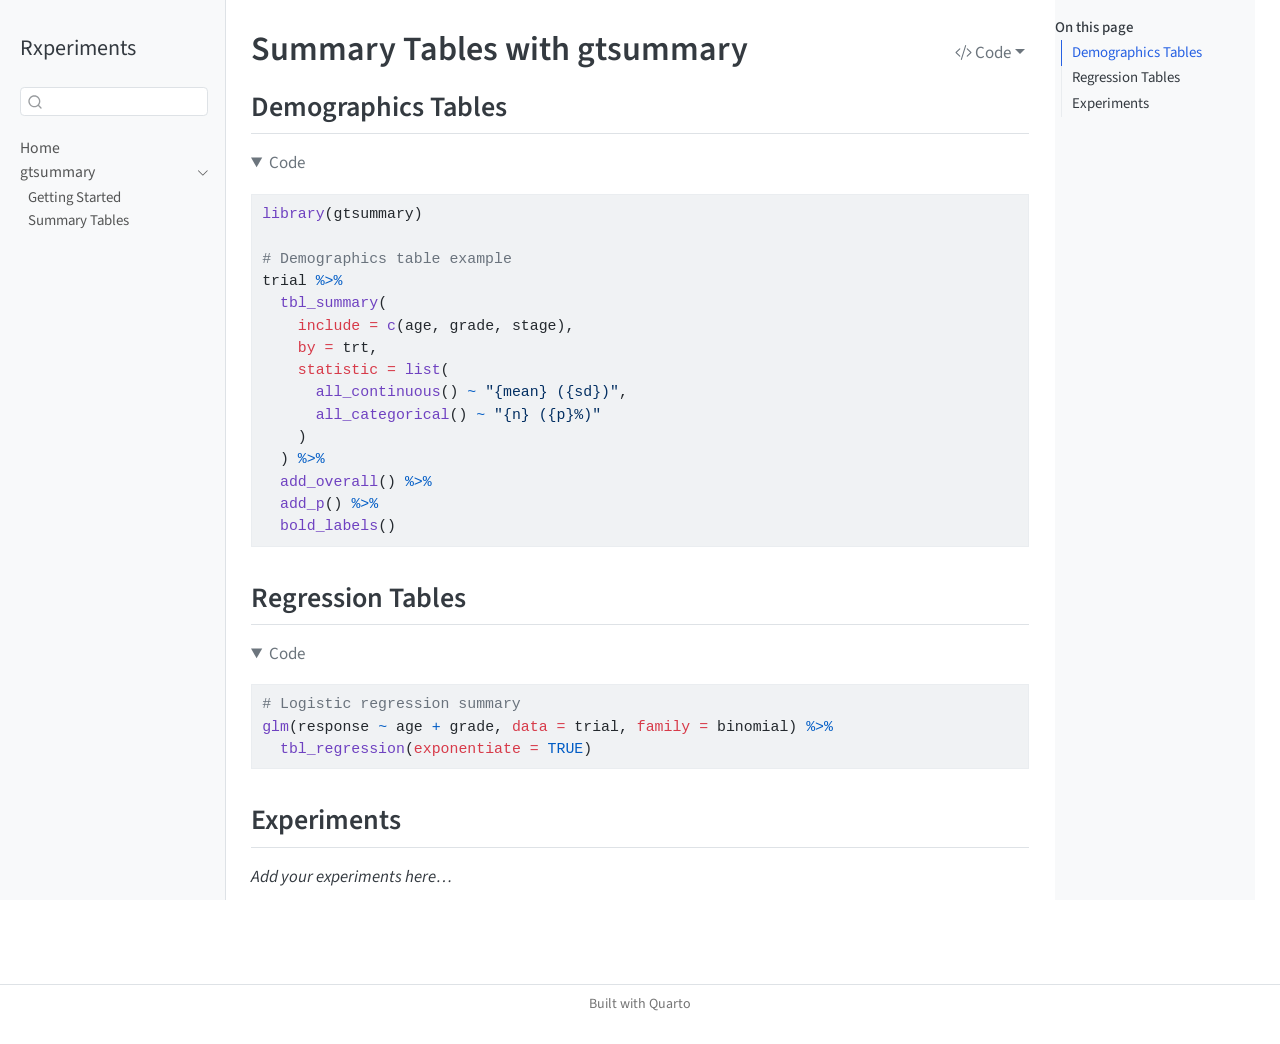
<file: docs/articles/tables.html>
<!DOCTYPE html>
<html xmlns="http://www.w3.org/1999/xhtml" lang="en" xml:lang="en"><head>

<meta charset="utf-8">
<meta name="generator" content="quarto-1.7.32">

<meta name="viewport" content="width=device-width, initial-scale=1.0, user-scalable=yes">


<title>Summary Tables with gtsummary – Rxperiments</title>
<style>
code{white-space: pre-wrap;}
span.smallcaps{font-variant: small-caps;}
div.columns{display: flex; gap: min(4vw, 1.5em);}
div.column{flex: auto; overflow-x: auto;}
div.hanging-indent{margin-left: 1.5em; text-indent: -1.5em;}
ul.task-list{list-style: none;}
ul.task-list li input[type="checkbox"] {
  width: 0.8em;
  margin: 0 0.8em 0.2em -1em; /* quarto-specific, see https://github.com/quarto-dev/quarto-cli/issues/4556 */ 
  vertical-align: middle;
}
/* CSS for syntax highlighting */
html { -webkit-text-size-adjust: 100%; }
pre > code.sourceCode { white-space: pre; position: relative; }
pre > code.sourceCode > span { display: inline-block; line-height: 1.25; }
pre > code.sourceCode > span:empty { height: 1.2em; }
.sourceCode { overflow: visible; }
code.sourceCode > span { color: inherit; text-decoration: inherit; }
div.sourceCode { margin: 1em 0; }
pre.sourceCode { margin: 0; }
@media screen {
div.sourceCode { overflow: auto; }
}
@media print {
pre > code.sourceCode { white-space: pre-wrap; }
pre > code.sourceCode > span { text-indent: -5em; padding-left: 5em; }
}
pre.numberSource code
  { counter-reset: source-line 0; }
pre.numberSource code > span
  { position: relative; left: -4em; counter-increment: source-line; }
pre.numberSource code > span > a:first-child::before
  { content: counter(source-line);
    position: relative; left: -1em; text-align: right; vertical-align: baseline;
    border: none; display: inline-block;
    -webkit-touch-callout: none; -webkit-user-select: none;
    -khtml-user-select: none; -moz-user-select: none;
    -ms-user-select: none; user-select: none;
    padding: 0 4px; width: 4em;
  }
pre.numberSource { margin-left: 3em;  padding-left: 4px; }
div.sourceCode
  {   }
@media screen {
pre > code.sourceCode > span > a:first-child::before { text-decoration: underline; }
}
</style>


<script src="../site_libs/quarto-nav/quarto-nav.js"></script>
<script src="../site_libs/quarto-nav/headroom.min.js"></script>
<script src="../site_libs/clipboard/clipboard.min.js"></script>
<script src="../site_libs/quarto-search/autocomplete.umd.js"></script>
<script src="../site_libs/quarto-search/fuse.min.js"></script>
<script src="../site_libs/quarto-search/quarto-search.js"></script>
<meta name="quarto:offset" content="../">
<script src="../site_libs/quarto-html/quarto.js" type="module"></script>
<script src="../site_libs/quarto-html/tabsets/tabsets.js" type="module"></script>
<script src="../site_libs/quarto-html/popper.min.js"></script>
<script src="../site_libs/quarto-html/tippy.umd.min.js"></script>
<script src="../site_libs/quarto-html/anchor.min.js"></script>
<link href="../site_libs/quarto-html/tippy.css" rel="stylesheet">
<link href="../site_libs/quarto-html/quarto-syntax-highlighting-234273d1456647dabc34a594ac50e507.css" rel="stylesheet" id="quarto-text-highlighting-styles">
<script src="../site_libs/bootstrap/bootstrap.min.js"></script>
<link href="../site_libs/bootstrap/bootstrap-icons.css" rel="stylesheet">
<link href="../site_libs/bootstrap/bootstrap-ff532367c8fd0ed747ba449099e4ea4c.min.css" rel="stylesheet" append-hash="true" id="quarto-bootstrap" data-mode="light">
<script id="quarto-search-options" type="application/json">{
  "location": "sidebar",
  "copy-button": false,
  "collapse-after": 3,
  "panel-placement": "start",
  "type": "textbox",
  "limit": 50,
  "keyboard-shortcut": [
    "f",
    "/",
    "s"
  ],
  "show-item-context": false,
  "language": {
    "search-no-results-text": "No results",
    "search-matching-documents-text": "matching documents",
    "search-copy-link-title": "Copy link to search",
    "search-hide-matches-text": "Hide additional matches",
    "search-more-match-text": "more match in this document",
    "search-more-matches-text": "more matches in this document",
    "search-clear-button-title": "Clear",
    "search-text-placeholder": "",
    "search-detached-cancel-button-title": "Cancel",
    "search-submit-button-title": "Submit",
    "search-label": "Search"
  }
}</script>


<link rel="stylesheet" href="../styles.css">
</head>

<body class="nav-sidebar docked quarto-light">

<div id="quarto-search-results"></div>
  <header id="quarto-header" class="headroom fixed-top">
  <nav class="quarto-secondary-nav">
    <div class="container-fluid d-flex">
      <button type="button" class="quarto-btn-toggle btn" data-bs-toggle="collapse" role="button" data-bs-target=".quarto-sidebar-collapse-item" aria-controls="quarto-sidebar" aria-expanded="false" aria-label="Toggle sidebar navigation" onclick="if (window.quartoToggleHeadroom) { window.quartoToggleHeadroom(); }">
        <i class="bi bi-layout-text-sidebar-reverse"></i>
      </button>
        <nav class="quarto-page-breadcrumbs" aria-label="breadcrumb"><ol class="breadcrumb"><li class="breadcrumb-item">
      Rxperiments
      </li></ol></nav>
        <a class="flex-grow-1" role="navigation" data-bs-toggle="collapse" data-bs-target=".quarto-sidebar-collapse-item" aria-controls="quarto-sidebar" aria-expanded="false" aria-label="Toggle sidebar navigation" onclick="if (window.quartoToggleHeadroom) { window.quartoToggleHeadroom(); }">      
        </a>
      <button type="button" class="btn quarto-search-button" aria-label="Search" onclick="window.quartoOpenSearch();">
        <i class="bi bi-search"></i>
      </button>
    </div>
  </nav>
</header>
<!-- content -->
<div id="quarto-content" class="quarto-container page-columns page-rows-contents page-layout-article">
<!-- sidebar -->
  <nav id="quarto-sidebar" class="sidebar collapse collapse-horizontal quarto-sidebar-collapse-item sidebar-navigation docked overflow-auto">
    <div class="pt-lg-2 mt-2 text-left sidebar-header">
    <div class="sidebar-title mb-0 py-0">
      <a href="../">Rxperiments</a> 
    </div>
      </div>
        <div class="mt-2 flex-shrink-0 align-items-center">
        <div class="sidebar-search">
        <div id="quarto-search" class="" title="Search"></div>
        </div>
        </div>
    <div class="sidebar-menu-container"> 
    <ul class="list-unstyled mt-1">
        <li class="sidebar-item">
  <div class="sidebar-item-container"> 
  <a href="../index.html" class="sidebar-item-text sidebar-link">
 <span class="menu-text">Home</span></a>
  </div>
</li>
        <li class="sidebar-item sidebar-item-section">
      <div class="sidebar-item-container"> 
            <a class="sidebar-item-text sidebar-link text-start" data-bs-toggle="collapse" data-bs-target="#quarto-sidebar-section-1" role="navigation" aria-expanded="true">
 <span class="menu-text">gtsummary</span></a>
          <a class="sidebar-item-toggle text-start" data-bs-toggle="collapse" data-bs-target="#quarto-sidebar-section-1" role="navigation" aria-expanded="true" aria-label="Toggle section">
            <i class="bi bi-chevron-right ms-2"></i>
          </a> 
      </div>
      <ul id="quarto-sidebar-section-1" class="collapse list-unstyled sidebar-section depth1 show">  
          <li class="sidebar-item">
  <div class="sidebar-item-container"> 
  <a href="../gtsummary/intro.qmd" class="sidebar-item-text sidebar-link">
 <span class="menu-text">Getting Started</span></a>
  </div>
</li>
          <li class="sidebar-item">
  <div class="sidebar-item-container"> 
  <a href="../gtsummary/tables.qmd" class="sidebar-item-text sidebar-link">
 <span class="menu-text">Summary Tables</span></a>
  </div>
</li>
      </ul>
  </li>
    </ul>
    </div>
</nav>
<div id="quarto-sidebar-glass" class="quarto-sidebar-collapse-item" data-bs-toggle="collapse" data-bs-target=".quarto-sidebar-collapse-item"></div>
<!-- margin-sidebar -->
    <div id="quarto-margin-sidebar" class="sidebar margin-sidebar">
        <nav id="TOC" role="doc-toc" class="toc-active">
    <h2 id="toc-title">On this page</h2>
   
  <ul>
  <li><a href="#demographics-tables" id="toc-demographics-tables" class="nav-link active" data-scroll-target="#demographics-tables">Demographics Tables</a></li>
  <li><a href="#regression-tables" id="toc-regression-tables" class="nav-link" data-scroll-target="#regression-tables">Regression Tables</a></li>
  <li><a href="#experiments" id="toc-experiments" class="nav-link" data-scroll-target="#experiments">Experiments</a></li>
  </ul>
</nav>
    </div>
<!-- main -->
<main class="content" id="quarto-document-content">

<header id="title-block-header" class="quarto-title-block default">
<div class="quarto-title">
<div class="quarto-title-block"><div><h1 class="title">Summary Tables with gtsummary</h1><button type="button" class="btn code-tools-button dropdown-toggle" id="quarto-code-tools-menu" data-bs-toggle="dropdown" aria-expanded="false"><i class="bi"></i> Code</button><ul class="dropdown-menu dropdown-menu-end" aria-labelelledby="quarto-code-tools-menu"><li><a id="quarto-show-all-code" class="dropdown-item" href="javascript:void(0)" role="button">Show All Code</a></li><li><a id="quarto-hide-all-code" class="dropdown-item" href="javascript:void(0)" role="button">Hide All Code</a></li><li><hr class="dropdown-divider"></li><li><a id="quarto-view-source" class="dropdown-item" href="javascript:void(0)" role="button">View Source</a></li></ul></div></div>
</div>



<div class="quarto-title-meta">

    
  
    
  </div>
  


</header>


<section id="demographics-tables" class="level2">
<h2 class="anchored" data-anchor-id="demographics-tables">Demographics Tables</h2>
<div class="cell">
<details open="" class="code-fold">
<summary>Code</summary>
<div class="sourceCode cell-code" id="cb1"><pre class="sourceCode r code-with-copy"><code class="sourceCode r"><span id="cb1-1"><a href="#cb1-1" aria-hidden="true" tabindex="-1"></a><span class="fu">library</span>(gtsummary)</span>
<span id="cb1-2"><a href="#cb1-2" aria-hidden="true" tabindex="-1"></a></span>
<span id="cb1-3"><a href="#cb1-3" aria-hidden="true" tabindex="-1"></a><span class="co"># Demographics table example</span></span>
<span id="cb1-4"><a href="#cb1-4" aria-hidden="true" tabindex="-1"></a>trial <span class="sc">%&gt;%</span></span>
<span id="cb1-5"><a href="#cb1-5" aria-hidden="true" tabindex="-1"></a>  <span class="fu">tbl_summary</span>(</span>
<span id="cb1-6"><a href="#cb1-6" aria-hidden="true" tabindex="-1"></a>    <span class="at">include =</span> <span class="fu">c</span>(age, grade, stage),</span>
<span id="cb1-7"><a href="#cb1-7" aria-hidden="true" tabindex="-1"></a>    <span class="at">by =</span> trt,</span>
<span id="cb1-8"><a href="#cb1-8" aria-hidden="true" tabindex="-1"></a>    <span class="at">statistic =</span> <span class="fu">list</span>(</span>
<span id="cb1-9"><a href="#cb1-9" aria-hidden="true" tabindex="-1"></a>      <span class="fu">all_continuous</span>() <span class="sc">~</span> <span class="st">"{mean} ({sd})"</span>,</span>
<span id="cb1-10"><a href="#cb1-10" aria-hidden="true" tabindex="-1"></a>      <span class="fu">all_categorical</span>() <span class="sc">~</span> <span class="st">"{n} ({p}%)"</span></span>
<span id="cb1-11"><a href="#cb1-11" aria-hidden="true" tabindex="-1"></a>    )</span>
<span id="cb1-12"><a href="#cb1-12" aria-hidden="true" tabindex="-1"></a>  ) <span class="sc">%&gt;%</span></span>
<span id="cb1-13"><a href="#cb1-13" aria-hidden="true" tabindex="-1"></a>  <span class="fu">add_overall</span>() <span class="sc">%&gt;%</span></span>
<span id="cb1-14"><a href="#cb1-14" aria-hidden="true" tabindex="-1"></a>  <span class="fu">add_p</span>() <span class="sc">%&gt;%</span></span>
<span id="cb1-15"><a href="#cb1-15" aria-hidden="true" tabindex="-1"></a>  <span class="fu">bold_labels</span>()</span></code><button title="Copy to Clipboard" class="code-copy-button"><i class="bi"></i></button></pre></div>
</details>
</div>
</section>
<section id="regression-tables" class="level2">
<h2 class="anchored" data-anchor-id="regression-tables">Regression Tables</h2>
<div class="cell">
<details open="" class="code-fold">
<summary>Code</summary>
<div class="sourceCode cell-code" id="cb2"><pre class="sourceCode r code-with-copy"><code class="sourceCode r"><span id="cb2-1"><a href="#cb2-1" aria-hidden="true" tabindex="-1"></a><span class="co"># Logistic regression summary</span></span>
<span id="cb2-2"><a href="#cb2-2" aria-hidden="true" tabindex="-1"></a><span class="fu">glm</span>(response <span class="sc">~</span> age <span class="sc">+</span> grade, <span class="at">data =</span> trial, <span class="at">family =</span> binomial) <span class="sc">%&gt;%</span></span>
<span id="cb2-3"><a href="#cb2-3" aria-hidden="true" tabindex="-1"></a>  <span class="fu">tbl_regression</span>(<span class="at">exponentiate =</span> <span class="cn">TRUE</span>)</span></code><button title="Copy to Clipboard" class="code-copy-button"><i class="bi"></i></button></pre></div>
</details>
</div>
</section>
<section id="experiments" class="level2">
<h2 class="anchored" data-anchor-id="experiments">Experiments</h2>
<p><em>Add your experiments here…</em></p>


<!-- -->

</section>

</main> <!-- /main -->
<script id="quarto-html-after-body" type="application/javascript">
  window.document.addEventListener("DOMContentLoaded", function (event) {
    const icon = "";
    const anchorJS = new window.AnchorJS();
    anchorJS.options = {
      placement: 'right',
      icon: icon
    };
    anchorJS.add('.anchored');
    const isCodeAnnotation = (el) => {
      for (const clz of el.classList) {
        if (clz.startsWith('code-annotation-')) {                     
          return true;
        }
      }
      return false;
    }
    const onCopySuccess = function(e) {
      // button target
      const button = e.trigger;
      // don't keep focus
      button.blur();
      // flash "checked"
      button.classList.add('code-copy-button-checked');
      var currentTitle = button.getAttribute("title");
      button.setAttribute("title", "Copied!");
      let tooltip;
      if (window.bootstrap) {
        button.setAttribute("data-bs-toggle", "tooltip");
        button.setAttribute("data-bs-placement", "left");
        button.setAttribute("data-bs-title", "Copied!");
        tooltip = new bootstrap.Tooltip(button, 
          { trigger: "manual", 
            customClass: "code-copy-button-tooltip",
            offset: [0, -8]});
        tooltip.show();    
      }
      setTimeout(function() {
        if (tooltip) {
          tooltip.hide();
          button.removeAttribute("data-bs-title");
          button.removeAttribute("data-bs-toggle");
          button.removeAttribute("data-bs-placement");
        }
        button.setAttribute("title", currentTitle);
        button.classList.remove('code-copy-button-checked');
      }, 1000);
      // clear code selection
      e.clearSelection();
    }
    const getTextToCopy = function(trigger) {
        const codeEl = trigger.previousElementSibling.cloneNode(true);
        for (const childEl of codeEl.children) {
          if (isCodeAnnotation(childEl)) {
            childEl.remove();
          }
        }
        return codeEl.innerText;
    }
    const clipboard = new window.ClipboardJS('.code-copy-button:not([data-in-quarto-modal])', {
      text: getTextToCopy
    });
    clipboard.on('success', onCopySuccess);
    if (window.document.getElementById('quarto-embedded-source-code-modal')) {
      const clipboardModal = new window.ClipboardJS('.code-copy-button[data-in-quarto-modal]', {
        text: getTextToCopy,
        container: window.document.getElementById('quarto-embedded-source-code-modal')
      });
      clipboardModal.on('success', onCopySuccess);
    }
    const viewSource = window.document.getElementById('quarto-view-source') ||
                       window.document.getElementById('quarto-code-tools-source');
    if (viewSource) {
      const sourceUrl = viewSource.getAttribute("data-quarto-source-url");
      viewSource.addEventListener("click", function(e) {
        if (sourceUrl) {
          // rstudio viewer pane
          if (/\bcapabilities=\b/.test(window.location)) {
            window.open(sourceUrl);
          } else {
            window.location.href = sourceUrl;
          }
        } else {
          const modal = new bootstrap.Modal(document.getElementById('quarto-embedded-source-code-modal'));
          modal.show();
        }
        return false;
      });
    }
    function toggleCodeHandler(show) {
      return function(e) {
        const detailsSrc = window.document.querySelectorAll(".cell > details > .sourceCode");
        for (let i=0; i<detailsSrc.length; i++) {
          const details = detailsSrc[i].parentElement;
          if (show) {
            details.open = true;
          } else {
            details.removeAttribute("open");
          }
        }
        const cellCodeDivs = window.document.querySelectorAll(".cell > .sourceCode");
        const fromCls = show ? "hidden" : "unhidden";
        const toCls = show ? "unhidden" : "hidden";
        for (let i=0; i<cellCodeDivs.length; i++) {
          const codeDiv = cellCodeDivs[i];
          if (codeDiv.classList.contains(fromCls)) {
            codeDiv.classList.remove(fromCls);
            codeDiv.classList.add(toCls);
          } 
        }
        return false;
      }
    }
    const hideAllCode = window.document.getElementById("quarto-hide-all-code");
    if (hideAllCode) {
      hideAllCode.addEventListener("click", toggleCodeHandler(false));
    }
    const showAllCode = window.document.getElementById("quarto-show-all-code");
    if (showAllCode) {
      showAllCode.addEventListener("click", toggleCodeHandler(true));
    }
      var localhostRegex = new RegExp(/^(?:http|https):\/\/localhost\:?[0-9]*\//);
      var mailtoRegex = new RegExp(/^mailto:/);
        var filterRegex = new RegExp('/' + window.location.host + '/');
      var isInternal = (href) => {
          return filterRegex.test(href) || localhostRegex.test(href) || mailtoRegex.test(href);
      }
      // Inspect non-navigation links and adorn them if external
     var links = window.document.querySelectorAll('a[href]:not(.nav-link):not(.navbar-brand):not(.toc-action):not(.sidebar-link):not(.sidebar-item-toggle):not(.pagination-link):not(.no-external):not([aria-hidden]):not(.dropdown-item):not(.quarto-navigation-tool):not(.about-link)');
      for (var i=0; i<links.length; i++) {
        const link = links[i];
        if (!isInternal(link.href)) {
          // undo the damage that might have been done by quarto-nav.js in the case of
          // links that we want to consider external
          if (link.dataset.originalHref !== undefined) {
            link.href = link.dataset.originalHref;
          }
        }
      }
    function tippyHover(el, contentFn, onTriggerFn, onUntriggerFn) {
      const config = {
        allowHTML: true,
        maxWidth: 500,
        delay: 100,
        arrow: false,
        appendTo: function(el) {
            return el.parentElement;
        },
        interactive: true,
        interactiveBorder: 10,
        theme: 'quarto',
        placement: 'bottom-start',
      };
      if (contentFn) {
        config.content = contentFn;
      }
      if (onTriggerFn) {
        config.onTrigger = onTriggerFn;
      }
      if (onUntriggerFn) {
        config.onUntrigger = onUntriggerFn;
      }
      window.tippy(el, config); 
    }
    const noterefs = window.document.querySelectorAll('a[role="doc-noteref"]');
    for (var i=0; i<noterefs.length; i++) {
      const ref = noterefs[i];
      tippyHover(ref, function() {
        // use id or data attribute instead here
        let href = ref.getAttribute('data-footnote-href') || ref.getAttribute('href');
        try { href = new URL(href).hash; } catch {}
        const id = href.replace(/^#\/?/, "");
        const note = window.document.getElementById(id);
        if (note) {
          return note.innerHTML;
        } else {
          return "";
        }
      });
    }
    const xrefs = window.document.querySelectorAll('a.quarto-xref');
    const processXRef = (id, note) => {
      // Strip column container classes
      const stripColumnClz = (el) => {
        el.classList.remove("page-full", "page-columns");
        if (el.children) {
          for (const child of el.children) {
            stripColumnClz(child);
          }
        }
      }
      stripColumnClz(note)
      if (id === null || id.startsWith('sec-')) {
        // Special case sections, only their first couple elements
        const container = document.createElement("div");
        if (note.children && note.children.length > 2) {
          container.appendChild(note.children[0].cloneNode(true));
          for (let i = 1; i < note.children.length; i++) {
            const child = note.children[i];
            if (child.tagName === "P" && child.innerText === "") {
              continue;
            } else {
              container.appendChild(child.cloneNode(true));
              break;
            }
          }
          if (window.Quarto?.typesetMath) {
            window.Quarto.typesetMath(container);
          }
          return container.innerHTML
        } else {
          if (window.Quarto?.typesetMath) {
            window.Quarto.typesetMath(note);
          }
          return note.innerHTML;
        }
      } else {
        // Remove any anchor links if they are present
        const anchorLink = note.querySelector('a.anchorjs-link');
        if (anchorLink) {
          anchorLink.remove();
        }
        if (window.Quarto?.typesetMath) {
          window.Quarto.typesetMath(note);
        }
        if (note.classList.contains("callout")) {
          return note.outerHTML;
        } else {
          return note.innerHTML;
        }
      }
    }
    for (var i=0; i<xrefs.length; i++) {
      const xref = xrefs[i];
      tippyHover(xref, undefined, function(instance) {
        instance.disable();
        let url = xref.getAttribute('href');
        let hash = undefined; 
        if (url.startsWith('#')) {
          hash = url;
        } else {
          try { hash = new URL(url).hash; } catch {}
        }
        if (hash) {
          const id = hash.replace(/^#\/?/, "");
          const note = window.document.getElementById(id);
          if (note !== null) {
            try {
              const html = processXRef(id, note.cloneNode(true));
              instance.setContent(html);
            } finally {
              instance.enable();
              instance.show();
            }
          } else {
            // See if we can fetch this
            fetch(url.split('#')[0])
            .then(res => res.text())
            .then(html => {
              const parser = new DOMParser();
              const htmlDoc = parser.parseFromString(html, "text/html");
              const note = htmlDoc.getElementById(id);
              if (note !== null) {
                const html = processXRef(id, note);
                instance.setContent(html);
              } 
            }).finally(() => {
              instance.enable();
              instance.show();
            });
          }
        } else {
          // See if we can fetch a full url (with no hash to target)
          // This is a special case and we should probably do some content thinning / targeting
          fetch(url)
          .then(res => res.text())
          .then(html => {
            const parser = new DOMParser();
            const htmlDoc = parser.parseFromString(html, "text/html");
            const note = htmlDoc.querySelector('main.content');
            if (note !== null) {
              // This should only happen for chapter cross references
              // (since there is no id in the URL)
              // remove the first header
              if (note.children.length > 0 && note.children[0].tagName === "HEADER") {
                note.children[0].remove();
              }
              const html = processXRef(null, note);
              instance.setContent(html);
            } 
          }).finally(() => {
            instance.enable();
            instance.show();
          });
        }
      }, function(instance) {
      });
    }
        let selectedAnnoteEl;
        const selectorForAnnotation = ( cell, annotation) => {
          let cellAttr = 'data-code-cell="' + cell + '"';
          let lineAttr = 'data-code-annotation="' +  annotation + '"';
          const selector = 'span[' + cellAttr + '][' + lineAttr + ']';
          return selector;
        }
        const selectCodeLines = (annoteEl) => {
          const doc = window.document;
          const targetCell = annoteEl.getAttribute("data-target-cell");
          const targetAnnotation = annoteEl.getAttribute("data-target-annotation");
          const annoteSpan = window.document.querySelector(selectorForAnnotation(targetCell, targetAnnotation));
          const lines = annoteSpan.getAttribute("data-code-lines").split(",");
          const lineIds = lines.map((line) => {
            return targetCell + "-" + line;
          })
          let top = null;
          let height = null;
          let parent = null;
          if (lineIds.length > 0) {
              //compute the position of the single el (top and bottom and make a div)
              const el = window.document.getElementById(lineIds[0]);
              top = el.offsetTop;
              height = el.offsetHeight;
              parent = el.parentElement.parentElement;
            if (lineIds.length > 1) {
              const lastEl = window.document.getElementById(lineIds[lineIds.length - 1]);
              const bottom = lastEl.offsetTop + lastEl.offsetHeight;
              height = bottom - top;
            }
            if (top !== null && height !== null && parent !== null) {
              // cook up a div (if necessary) and position it 
              let div = window.document.getElementById("code-annotation-line-highlight");
              if (div === null) {
                div = window.document.createElement("div");
                div.setAttribute("id", "code-annotation-line-highlight");
                div.style.position = 'absolute';
                parent.appendChild(div);
              }
              div.style.top = top - 2 + "px";
              div.style.height = height + 4 + "px";
              div.style.left = 0;
              let gutterDiv = window.document.getElementById("code-annotation-line-highlight-gutter");
              if (gutterDiv === null) {
                gutterDiv = window.document.createElement("div");
                gutterDiv.setAttribute("id", "code-annotation-line-highlight-gutter");
                gutterDiv.style.position = 'absolute';
                const codeCell = window.document.getElementById(targetCell);
                const gutter = codeCell.querySelector('.code-annotation-gutter');
                gutter.appendChild(gutterDiv);
              }
              gutterDiv.style.top = top - 2 + "px";
              gutterDiv.style.height = height + 4 + "px";
            }
            selectedAnnoteEl = annoteEl;
          }
        };
        const unselectCodeLines = () => {
          const elementsIds = ["code-annotation-line-highlight", "code-annotation-line-highlight-gutter"];
          elementsIds.forEach((elId) => {
            const div = window.document.getElementById(elId);
            if (div) {
              div.remove();
            }
          });
          selectedAnnoteEl = undefined;
        };
          // Handle positioning of the toggle
      window.addEventListener(
        "resize",
        throttle(() => {
          elRect = undefined;
          if (selectedAnnoteEl) {
            selectCodeLines(selectedAnnoteEl);
          }
        }, 10)
      );
      function throttle(fn, ms) {
      let throttle = false;
      let timer;
        return (...args) => {
          if(!throttle) { // first call gets through
              fn.apply(this, args);
              throttle = true;
          } else { // all the others get throttled
              if(timer) clearTimeout(timer); // cancel #2
              timer = setTimeout(() => {
                fn.apply(this, args);
                timer = throttle = false;
              }, ms);
          }
        };
      }
        // Attach click handler to the DT
        const annoteDls = window.document.querySelectorAll('dt[data-target-cell]');
        for (const annoteDlNode of annoteDls) {
          annoteDlNode.addEventListener('click', (event) => {
            const clickedEl = event.target;
            if (clickedEl !== selectedAnnoteEl) {
              unselectCodeLines();
              const activeEl = window.document.querySelector('dt[data-target-cell].code-annotation-active');
              if (activeEl) {
                activeEl.classList.remove('code-annotation-active');
              }
              selectCodeLines(clickedEl);
              clickedEl.classList.add('code-annotation-active');
            } else {
              // Unselect the line
              unselectCodeLines();
              clickedEl.classList.remove('code-annotation-active');
            }
          });
        }
    const findCites = (el) => {
      const parentEl = el.parentElement;
      if (parentEl) {
        const cites = parentEl.dataset.cites;
        if (cites) {
          return {
            el,
            cites: cites.split(' ')
          };
        } else {
          return findCites(el.parentElement)
        }
      } else {
        return undefined;
      }
    };
    var bibliorefs = window.document.querySelectorAll('a[role="doc-biblioref"]');
    for (var i=0; i<bibliorefs.length; i++) {
      const ref = bibliorefs[i];
      const citeInfo = findCites(ref);
      if (citeInfo) {
        tippyHover(citeInfo.el, function() {
          var popup = window.document.createElement('div');
          citeInfo.cites.forEach(function(cite) {
            var citeDiv = window.document.createElement('div');
            citeDiv.classList.add('hanging-indent');
            citeDiv.classList.add('csl-entry');
            var biblioDiv = window.document.getElementById('ref-' + cite);
            if (biblioDiv) {
              citeDiv.innerHTML = biblioDiv.innerHTML;
            }
            popup.appendChild(citeDiv);
          });
          return popup.innerHTML;
        });
      }
    }
  });
  </script><div class="modal fade" id="quarto-embedded-source-code-modal" tabindex="-1" aria-labelledby="quarto-embedded-source-code-modal-label" aria-hidden="true"><div class="modal-dialog modal-dialog-scrollable"><div class="modal-content"><div class="modal-header"><h5 class="modal-title" id="quarto-embedded-source-code-modal-label">Source Code</h5><button class="btn-close" data-bs-dismiss="modal"></button></div><div class="modal-body"><div class="">
<div class="sourceCode" id="cb3" data-shortcodes="false"><pre class="sourceCode markdown code-with-copy"><code class="sourceCode markdown"><span id="cb3-1"><a href="#cb3-1" aria-hidden="true" tabindex="-1"></a><span class="co">---</span></span>
<span id="cb3-2"><a href="#cb3-2" aria-hidden="true" tabindex="-1"></a><span class="an">title:</span><span class="co"> "Summary Tables with gtsummary"</span></span>
<span id="cb3-3"><a href="#cb3-3" aria-hidden="true" tabindex="-1"></a><span class="co">---</span></span>
<span id="cb3-4"><a href="#cb3-4" aria-hidden="true" tabindex="-1"></a></span>
<span id="cb3-5"><a href="#cb3-5" aria-hidden="true" tabindex="-1"></a><span class="fu">## Demographics Tables</span></span>
<span id="cb3-6"><a href="#cb3-6" aria-hidden="true" tabindex="-1"></a></span>
<span id="cb3-9"><a href="#cb3-9" aria-hidden="true" tabindex="-1"></a><span class="in">```{r}</span></span>
<span id="cb3-10"><a href="#cb3-10" aria-hidden="true" tabindex="-1"></a><span class="co">#| eval: false</span></span>
<span id="cb3-11"><a href="#cb3-11" aria-hidden="true" tabindex="-1"></a><span class="fu">library</span>(gtsummary)</span>
<span id="cb3-12"><a href="#cb3-12" aria-hidden="true" tabindex="-1"></a></span>
<span id="cb3-13"><a href="#cb3-13" aria-hidden="true" tabindex="-1"></a><span class="co"># Demographics table example</span></span>
<span id="cb3-14"><a href="#cb3-14" aria-hidden="true" tabindex="-1"></a>trial <span class="sc">%&gt;%</span></span>
<span id="cb3-15"><a href="#cb3-15" aria-hidden="true" tabindex="-1"></a>  <span class="fu">tbl_summary</span>(</span>
<span id="cb3-16"><a href="#cb3-16" aria-hidden="true" tabindex="-1"></a>    <span class="at">include =</span> <span class="fu">c</span>(age, grade, stage),</span>
<span id="cb3-17"><a href="#cb3-17" aria-hidden="true" tabindex="-1"></a>    <span class="at">by =</span> trt,</span>
<span id="cb3-18"><a href="#cb3-18" aria-hidden="true" tabindex="-1"></a>    <span class="at">statistic =</span> <span class="fu">list</span>(</span>
<span id="cb3-19"><a href="#cb3-19" aria-hidden="true" tabindex="-1"></a>      <span class="fu">all_continuous</span>() <span class="sc">~</span> <span class="st">"{mean} ({sd})"</span>,</span>
<span id="cb3-20"><a href="#cb3-20" aria-hidden="true" tabindex="-1"></a>      <span class="fu">all_categorical</span>() <span class="sc">~</span> <span class="st">"{n} ({p}%)"</span></span>
<span id="cb3-21"><a href="#cb3-21" aria-hidden="true" tabindex="-1"></a>    )</span>
<span id="cb3-22"><a href="#cb3-22" aria-hidden="true" tabindex="-1"></a>  ) <span class="sc">%&gt;%</span></span>
<span id="cb3-23"><a href="#cb3-23" aria-hidden="true" tabindex="-1"></a>  <span class="fu">add_overall</span>() <span class="sc">%&gt;%</span></span>
<span id="cb3-24"><a href="#cb3-24" aria-hidden="true" tabindex="-1"></a>  <span class="fu">add_p</span>() <span class="sc">%&gt;%</span></span>
<span id="cb3-25"><a href="#cb3-25" aria-hidden="true" tabindex="-1"></a>  <span class="fu">bold_labels</span>()</span>
<span id="cb3-26"><a href="#cb3-26" aria-hidden="true" tabindex="-1"></a><span class="in">```</span></span>
<span id="cb3-27"><a href="#cb3-27" aria-hidden="true" tabindex="-1"></a></span>
<span id="cb3-28"><a href="#cb3-28" aria-hidden="true" tabindex="-1"></a><span class="fu">## Regression Tables</span></span>
<span id="cb3-29"><a href="#cb3-29" aria-hidden="true" tabindex="-1"></a></span>
<span id="cb3-32"><a href="#cb3-32" aria-hidden="true" tabindex="-1"></a><span class="in">```{r}</span></span>
<span id="cb3-33"><a href="#cb3-33" aria-hidden="true" tabindex="-1"></a><span class="co">#| eval: false</span></span>
<span id="cb3-34"><a href="#cb3-34" aria-hidden="true" tabindex="-1"></a><span class="co"># Logistic regression summary</span></span>
<span id="cb3-35"><a href="#cb3-35" aria-hidden="true" tabindex="-1"></a><span class="fu">glm</span>(response <span class="sc">~</span> age <span class="sc">+</span> grade, <span class="at">data =</span> trial, <span class="at">family =</span> binomial) <span class="sc">%&gt;%</span></span>
<span id="cb3-36"><a href="#cb3-36" aria-hidden="true" tabindex="-1"></a>  <span class="fu">tbl_regression</span>(<span class="at">exponentiate =</span> <span class="cn">TRUE</span>)</span>
<span id="cb3-37"><a href="#cb3-37" aria-hidden="true" tabindex="-1"></a><span class="in">```</span></span>
<span id="cb3-38"><a href="#cb3-38" aria-hidden="true" tabindex="-1"></a></span>
<span id="cb3-39"><a href="#cb3-39" aria-hidden="true" tabindex="-1"></a><span class="fu">## Experiments</span></span>
<span id="cb3-40"><a href="#cb3-40" aria-hidden="true" tabindex="-1"></a></span>
<span id="cb3-41"><a href="#cb3-41" aria-hidden="true" tabindex="-1"></a>*Add your experiments here...*</span>
</code><button title="Copy to Clipboard" class="code-copy-button" data-in-quarto-modal=""><i class="bi"></i></button></pre></div>
</div></div></div></div></div>
</div> <!-- /content -->
<footer class="footer">
  <div class="nav-footer">
    <div class="nav-footer-left">
      &nbsp;
    </div>   
    <div class="nav-footer-center">
<p>Built with Quarto</p>
</div>
    <div class="nav-footer-right">
      &nbsp;
    </div>
  </div>
</footer>




</body></html>
</file>
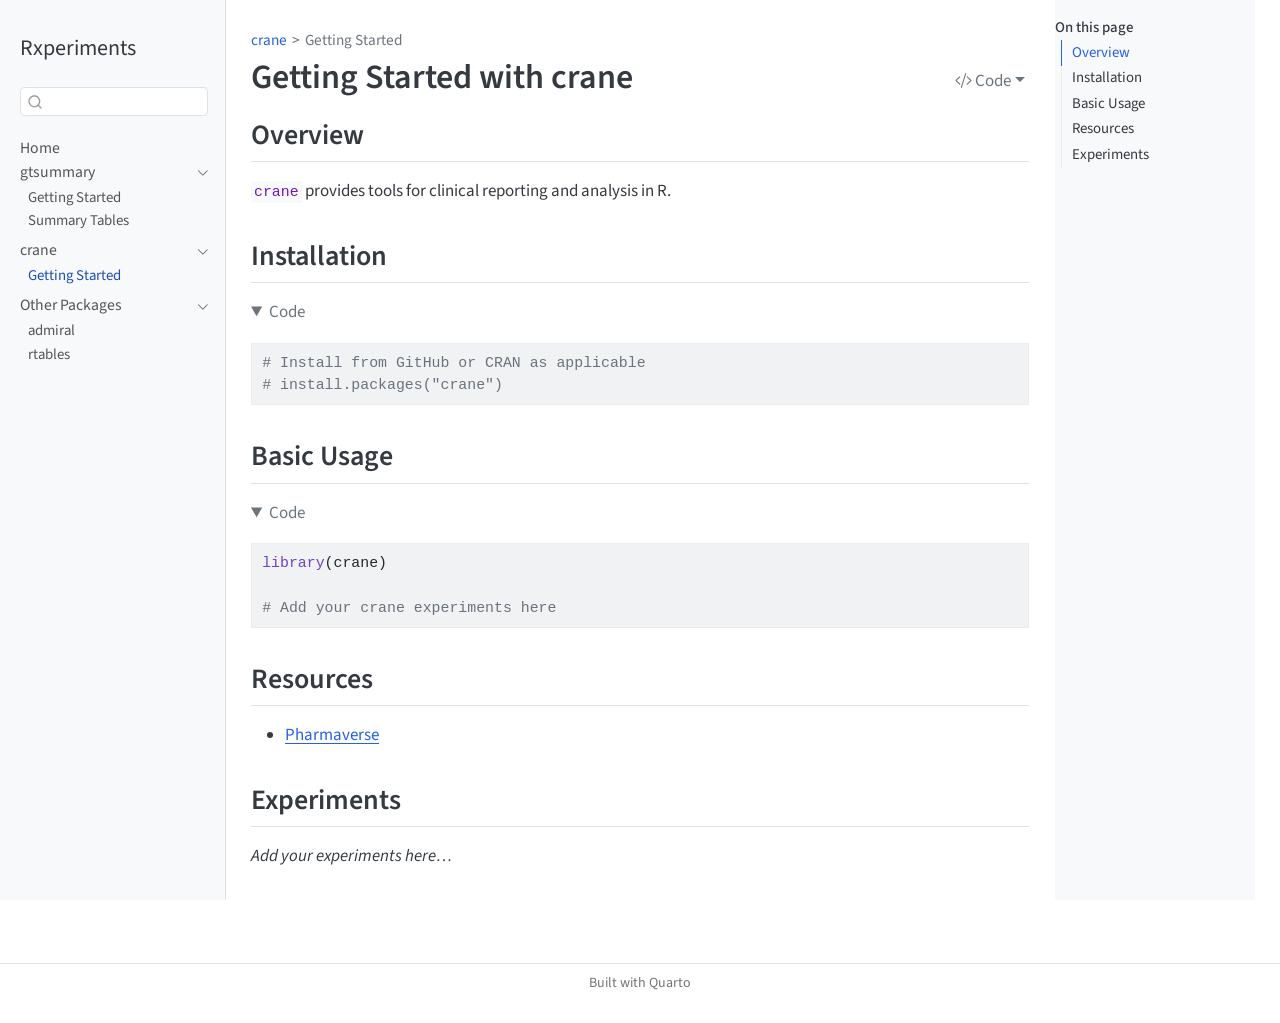
<file: docs/crane/intro.html>
<!DOCTYPE html>
<html xmlns="http://www.w3.org/1999/xhtml" lang="en" xml:lang="en"><head>

<meta charset="utf-8">
<meta name="generator" content="quarto-1.7.32">

<meta name="viewport" content="width=device-width, initial-scale=1.0, user-scalable=yes">


<title>Getting Started with crane – Rxperiments</title>
<style>
code{white-space: pre-wrap;}
span.smallcaps{font-variant: small-caps;}
div.columns{display: flex; gap: min(4vw, 1.5em);}
div.column{flex: auto; overflow-x: auto;}
div.hanging-indent{margin-left: 1.5em; text-indent: -1.5em;}
ul.task-list{list-style: none;}
ul.task-list li input[type="checkbox"] {
  width: 0.8em;
  margin: 0 0.8em 0.2em -1em; /* quarto-specific, see https://github.com/quarto-dev/quarto-cli/issues/4556 */ 
  vertical-align: middle;
}
/* CSS for syntax highlighting */
html { -webkit-text-size-adjust: 100%; }
pre > code.sourceCode { white-space: pre; position: relative; }
pre > code.sourceCode > span { display: inline-block; line-height: 1.25; }
pre > code.sourceCode > span:empty { height: 1.2em; }
.sourceCode { overflow: visible; }
code.sourceCode > span { color: inherit; text-decoration: inherit; }
div.sourceCode { margin: 1em 0; }
pre.sourceCode { margin: 0; }
@media screen {
div.sourceCode { overflow: auto; }
}
@media print {
pre > code.sourceCode { white-space: pre-wrap; }
pre > code.sourceCode > span { text-indent: -5em; padding-left: 5em; }
}
pre.numberSource code
  { counter-reset: source-line 0; }
pre.numberSource code > span
  { position: relative; left: -4em; counter-increment: source-line; }
pre.numberSource code > span > a:first-child::before
  { content: counter(source-line);
    position: relative; left: -1em; text-align: right; vertical-align: baseline;
    border: none; display: inline-block;
    -webkit-touch-callout: none; -webkit-user-select: none;
    -khtml-user-select: none; -moz-user-select: none;
    -ms-user-select: none; user-select: none;
    padding: 0 4px; width: 4em;
  }
pre.numberSource { margin-left: 3em;  padding-left: 4px; }
div.sourceCode
  {   }
@media screen {
pre > code.sourceCode > span > a:first-child::before { text-decoration: underline; }
}
</style>


<script src="../site_libs/quarto-nav/quarto-nav.js"></script>
<script src="../site_libs/quarto-nav/headroom.min.js"></script>
<script src="../site_libs/clipboard/clipboard.min.js"></script>
<script src="../site_libs/quarto-search/autocomplete.umd.js"></script>
<script src="../site_libs/quarto-search/fuse.min.js"></script>
<script src="../site_libs/quarto-search/quarto-search.js"></script>
<meta name="quarto:offset" content="../">
<script src="../site_libs/quarto-html/quarto.js" type="module"></script>
<script src="../site_libs/quarto-html/tabsets/tabsets.js" type="module"></script>
<script src="../site_libs/quarto-html/popper.min.js"></script>
<script src="../site_libs/quarto-html/tippy.umd.min.js"></script>
<script src="../site_libs/quarto-html/anchor.min.js"></script>
<link href="../site_libs/quarto-html/tippy.css" rel="stylesheet">
<link href="../site_libs/quarto-html/quarto-syntax-highlighting-234273d1456647dabc34a594ac50e507.css" rel="stylesheet" id="quarto-text-highlighting-styles">
<script src="../site_libs/bootstrap/bootstrap.min.js"></script>
<link href="../site_libs/bootstrap/bootstrap-icons.css" rel="stylesheet">
<link href="../site_libs/bootstrap/bootstrap-ff532367c8fd0ed747ba449099e4ea4c.min.css" rel="stylesheet" append-hash="true" id="quarto-bootstrap" data-mode="light">
<script id="quarto-search-options" type="application/json">{
  "location": "sidebar",
  "copy-button": false,
  "collapse-after": 3,
  "panel-placement": "start",
  "type": "textbox",
  "limit": 50,
  "keyboard-shortcut": [
    "f",
    "/",
    "s"
  ],
  "show-item-context": false,
  "language": {
    "search-no-results-text": "No results",
    "search-matching-documents-text": "matching documents",
    "search-copy-link-title": "Copy link to search",
    "search-hide-matches-text": "Hide additional matches",
    "search-more-match-text": "more match in this document",
    "search-more-matches-text": "more matches in this document",
    "search-clear-button-title": "Clear",
    "search-text-placeholder": "",
    "search-detached-cancel-button-title": "Cancel",
    "search-submit-button-title": "Submit",
    "search-label": "Search"
  }
}</script>


<link rel="stylesheet" href="../styles.css">
</head>

<body class="nav-sidebar docked quarto-light">

<div id="quarto-search-results"></div>
  <header id="quarto-header" class="headroom fixed-top">
  <nav class="quarto-secondary-nav">
    <div class="container-fluid d-flex">
      <button type="button" class="quarto-btn-toggle btn" data-bs-toggle="collapse" role="button" data-bs-target=".quarto-sidebar-collapse-item" aria-controls="quarto-sidebar" aria-expanded="false" aria-label="Toggle sidebar navigation" onclick="if (window.quartoToggleHeadroom) { window.quartoToggleHeadroom(); }">
        <i class="bi bi-layout-text-sidebar-reverse"></i>
      </button>
        <nav class="quarto-page-breadcrumbs" aria-label="breadcrumb"><ol class="breadcrumb"><li class="breadcrumb-item"><a href="../crane/intro.html">crane</a></li><li class="breadcrumb-item"><a href="../crane/intro.html">Getting Started</a></li></ol></nav>
        <a class="flex-grow-1" role="navigation" data-bs-toggle="collapse" data-bs-target=".quarto-sidebar-collapse-item" aria-controls="quarto-sidebar" aria-expanded="false" aria-label="Toggle sidebar navigation" onclick="if (window.quartoToggleHeadroom) { window.quartoToggleHeadroom(); }">      
        </a>
      <button type="button" class="btn quarto-search-button" aria-label="Search" onclick="window.quartoOpenSearch();">
        <i class="bi bi-search"></i>
      </button>
    </div>
  </nav>
</header>
<!-- content -->
<div id="quarto-content" class="quarto-container page-columns page-rows-contents page-layout-article">
<!-- sidebar -->
  <nav id="quarto-sidebar" class="sidebar collapse collapse-horizontal quarto-sidebar-collapse-item sidebar-navigation docked overflow-auto">
    <div class="pt-lg-2 mt-2 text-left sidebar-header">
    <div class="sidebar-title mb-0 py-0">
      <a href="../">Rxperiments</a> 
    </div>
      </div>
        <div class="mt-2 flex-shrink-0 align-items-center">
        <div class="sidebar-search">
        <div id="quarto-search" class="" title="Search"></div>
        </div>
        </div>
    <div class="sidebar-menu-container"> 
    <ul class="list-unstyled mt-1">
        <li class="sidebar-item">
  <div class="sidebar-item-container"> 
  <a href="../index.html" class="sidebar-item-text sidebar-link">
 <span class="menu-text">Home</span></a>
  </div>
</li>
        <li class="sidebar-item sidebar-item-section">
      <div class="sidebar-item-container"> 
            <a class="sidebar-item-text sidebar-link text-start" data-bs-toggle="collapse" data-bs-target="#quarto-sidebar-section-1" role="navigation" aria-expanded="true">
 <span class="menu-text">gtsummary</span></a>
          <a class="sidebar-item-toggle text-start" data-bs-toggle="collapse" data-bs-target="#quarto-sidebar-section-1" role="navigation" aria-expanded="true" aria-label="Toggle section">
            <i class="bi bi-chevron-right ms-2"></i>
          </a> 
      </div>
      <ul id="quarto-sidebar-section-1" class="collapse list-unstyled sidebar-section depth1 show">  
          <li class="sidebar-item">
  <div class="sidebar-item-container"> 
  <a href="../gtsummary/intro.html" class="sidebar-item-text sidebar-link">
 <span class="menu-text">Getting Started</span></a>
  </div>
</li>
          <li class="sidebar-item">
  <div class="sidebar-item-container"> 
  <a href="../gtsummary/tables.html" class="sidebar-item-text sidebar-link">
 <span class="menu-text">Summary Tables</span></a>
  </div>
</li>
      </ul>
  </li>
        <li class="sidebar-item sidebar-item-section">
      <div class="sidebar-item-container"> 
            <a class="sidebar-item-text sidebar-link text-start" data-bs-toggle="collapse" data-bs-target="#quarto-sidebar-section-2" role="navigation" aria-expanded="true">
 <span class="menu-text">crane</span></a>
          <a class="sidebar-item-toggle text-start" data-bs-toggle="collapse" data-bs-target="#quarto-sidebar-section-2" role="navigation" aria-expanded="true" aria-label="Toggle section">
            <i class="bi bi-chevron-right ms-2"></i>
          </a> 
      </div>
      <ul id="quarto-sidebar-section-2" class="collapse list-unstyled sidebar-section depth1 show">  
          <li class="sidebar-item">
  <div class="sidebar-item-container"> 
  <a href="../crane/intro.html" class="sidebar-item-text sidebar-link active">
 <span class="menu-text">Getting Started</span></a>
  </div>
</li>
      </ul>
  </li>
        <li class="sidebar-item sidebar-item-section">
      <div class="sidebar-item-container"> 
            <a class="sidebar-item-text sidebar-link text-start" data-bs-toggle="collapse" data-bs-target="#quarto-sidebar-section-3" role="navigation" aria-expanded="true">
 <span class="menu-text">Other Packages</span></a>
          <a class="sidebar-item-toggle text-start" data-bs-toggle="collapse" data-bs-target="#quarto-sidebar-section-3" role="navigation" aria-expanded="true" aria-label="Toggle section">
            <i class="bi bi-chevron-right ms-2"></i>
          </a> 
      </div>
      <ul id="quarto-sidebar-section-3" class="collapse list-unstyled sidebar-section depth1 show">  
          <li class="sidebar-item">
  <div class="sidebar-item-container"> 
  <a href="../other/admiral.html" class="sidebar-item-text sidebar-link">
 <span class="menu-text">admiral</span></a>
  </div>
</li>
          <li class="sidebar-item">
  <div class="sidebar-item-container"> 
  <a href="../other/rtables.html" class="sidebar-item-text sidebar-link">
 <span class="menu-text">rtables</span></a>
  </div>
</li>
      </ul>
  </li>
    </ul>
    </div>
</nav>
<div id="quarto-sidebar-glass" class="quarto-sidebar-collapse-item" data-bs-toggle="collapse" data-bs-target=".quarto-sidebar-collapse-item"></div>
<!-- margin-sidebar -->
    <div id="quarto-margin-sidebar" class="sidebar margin-sidebar">
        <nav id="TOC" role="doc-toc" class="toc-active">
    <h2 id="toc-title">On this page</h2>
   
  <ul>
  <li><a href="#overview" id="toc-overview" class="nav-link active" data-scroll-target="#overview">Overview</a></li>
  <li><a href="#installation" id="toc-installation" class="nav-link" data-scroll-target="#installation">Installation</a></li>
  <li><a href="#basic-usage" id="toc-basic-usage" class="nav-link" data-scroll-target="#basic-usage">Basic Usage</a></li>
  <li><a href="#resources" id="toc-resources" class="nav-link" data-scroll-target="#resources">Resources</a></li>
  <li><a href="#experiments" id="toc-experiments" class="nav-link" data-scroll-target="#experiments">Experiments</a></li>
  </ul>
</nav>
    </div>
<!-- main -->
<main class="content" id="quarto-document-content">

<header id="title-block-header" class="quarto-title-block default"><nav class="quarto-page-breadcrumbs quarto-title-breadcrumbs d-none d-lg-block" aria-label="breadcrumb"><ol class="breadcrumb"><li class="breadcrumb-item"><a href="../crane/intro.html">crane</a></li><li class="breadcrumb-item"><a href="../crane/intro.html">Getting Started</a></li></ol></nav>
<div class="quarto-title">
<div class="quarto-title-block"><div><h1 class="title">Getting Started with crane</h1><button type="button" class="btn code-tools-button dropdown-toggle" id="quarto-code-tools-menu" data-bs-toggle="dropdown" aria-expanded="false"><i class="bi"></i> Code</button><ul class="dropdown-menu dropdown-menu-end" aria-labelelledby="quarto-code-tools-menu"><li><a id="quarto-show-all-code" class="dropdown-item" href="javascript:void(0)" role="button">Show All Code</a></li><li><a id="quarto-hide-all-code" class="dropdown-item" href="javascript:void(0)" role="button">Hide All Code</a></li><li><hr class="dropdown-divider"></li><li><a id="quarto-view-source" class="dropdown-item" href="javascript:void(0)" role="button">View Source</a></li></ul></div></div>
</div>



<div class="quarto-title-meta">

    
  
    
  </div>
  


</header>


<section id="overview" class="level2">
<h2 class="anchored" data-anchor-id="overview">Overview</h2>
<p><code>crane</code> provides tools for clinical reporting and analysis in R.</p>
</section>
<section id="installation" class="level2">
<h2 class="anchored" data-anchor-id="installation">Installation</h2>
<div class="cell">
<details open="" class="code-fold">
<summary>Code</summary>
<div class="sourceCode cell-code" id="cb1"><pre class="sourceCode r code-with-copy"><code class="sourceCode r"><span id="cb1-1"><a href="#cb1-1" aria-hidden="true" tabindex="-1"></a><span class="co"># Install from GitHub or CRAN as applicable</span></span>
<span id="cb1-2"><a href="#cb1-2" aria-hidden="true" tabindex="-1"></a><span class="co"># install.packages("crane")</span></span></code><button title="Copy to Clipboard" class="code-copy-button"><i class="bi"></i></button></pre></div>
</details>
</div>
</section>
<section id="basic-usage" class="level2">
<h2 class="anchored" data-anchor-id="basic-usage">Basic Usage</h2>
<div class="cell">
<details open="" class="code-fold">
<summary>Code</summary>
<div class="sourceCode cell-code" id="cb2"><pre class="sourceCode r code-with-copy"><code class="sourceCode r"><span id="cb2-1"><a href="#cb2-1" aria-hidden="true" tabindex="-1"></a><span class="fu">library</span>(crane)</span>
<span id="cb2-2"><a href="#cb2-2" aria-hidden="true" tabindex="-1"></a></span>
<span id="cb2-3"><a href="#cb2-3" aria-hidden="true" tabindex="-1"></a><span class="co"># Add your crane experiments here</span></span></code><button title="Copy to Clipboard" class="code-copy-button"><i class="bi"></i></button></pre></div>
</details>
</div>
</section>
<section id="resources" class="level2">
<h2 class="anchored" data-anchor-id="resources">Resources</h2>
<ul>
<li><a href="https://pharmaverse.org/">Pharmaverse</a></li>
</ul>
</section>
<section id="experiments" class="level2">
<h2 class="anchored" data-anchor-id="experiments">Experiments</h2>
<p><em>Add your experiments here…</em></p>


<!-- -->

</section>

</main> <!-- /main -->
<script id="quarto-html-after-body" type="application/javascript">
  window.document.addEventListener("DOMContentLoaded", function (event) {
    const icon = "";
    const anchorJS = new window.AnchorJS();
    anchorJS.options = {
      placement: 'right',
      icon: icon
    };
    anchorJS.add('.anchored');
    const isCodeAnnotation = (el) => {
      for (const clz of el.classList) {
        if (clz.startsWith('code-annotation-')) {                     
          return true;
        }
      }
      return false;
    }
    const onCopySuccess = function(e) {
      // button target
      const button = e.trigger;
      // don't keep focus
      button.blur();
      // flash "checked"
      button.classList.add('code-copy-button-checked');
      var currentTitle = button.getAttribute("title");
      button.setAttribute("title", "Copied!");
      let tooltip;
      if (window.bootstrap) {
        button.setAttribute("data-bs-toggle", "tooltip");
        button.setAttribute("data-bs-placement", "left");
        button.setAttribute("data-bs-title", "Copied!");
        tooltip = new bootstrap.Tooltip(button, 
          { trigger: "manual", 
            customClass: "code-copy-button-tooltip",
            offset: [0, -8]});
        tooltip.show();    
      }
      setTimeout(function() {
        if (tooltip) {
          tooltip.hide();
          button.removeAttribute("data-bs-title");
          button.removeAttribute("data-bs-toggle");
          button.removeAttribute("data-bs-placement");
        }
        button.setAttribute("title", currentTitle);
        button.classList.remove('code-copy-button-checked');
      }, 1000);
      // clear code selection
      e.clearSelection();
    }
    const getTextToCopy = function(trigger) {
        const codeEl = trigger.previousElementSibling.cloneNode(true);
        for (const childEl of codeEl.children) {
          if (isCodeAnnotation(childEl)) {
            childEl.remove();
          }
        }
        return codeEl.innerText;
    }
    const clipboard = new window.ClipboardJS('.code-copy-button:not([data-in-quarto-modal])', {
      text: getTextToCopy
    });
    clipboard.on('success', onCopySuccess);
    if (window.document.getElementById('quarto-embedded-source-code-modal')) {
      const clipboardModal = new window.ClipboardJS('.code-copy-button[data-in-quarto-modal]', {
        text: getTextToCopy,
        container: window.document.getElementById('quarto-embedded-source-code-modal')
      });
      clipboardModal.on('success', onCopySuccess);
    }
    const viewSource = window.document.getElementById('quarto-view-source') ||
                       window.document.getElementById('quarto-code-tools-source');
    if (viewSource) {
      const sourceUrl = viewSource.getAttribute("data-quarto-source-url");
      viewSource.addEventListener("click", function(e) {
        if (sourceUrl) {
          // rstudio viewer pane
          if (/\bcapabilities=\b/.test(window.location)) {
            window.open(sourceUrl);
          } else {
            window.location.href = sourceUrl;
          }
        } else {
          const modal = new bootstrap.Modal(document.getElementById('quarto-embedded-source-code-modal'));
          modal.show();
        }
        return false;
      });
    }
    function toggleCodeHandler(show) {
      return function(e) {
        const detailsSrc = window.document.querySelectorAll(".cell > details > .sourceCode");
        for (let i=0; i<detailsSrc.length; i++) {
          const details = detailsSrc[i].parentElement;
          if (show) {
            details.open = true;
          } else {
            details.removeAttribute("open");
          }
        }
        const cellCodeDivs = window.document.querySelectorAll(".cell > .sourceCode");
        const fromCls = show ? "hidden" : "unhidden";
        const toCls = show ? "unhidden" : "hidden";
        for (let i=0; i<cellCodeDivs.length; i++) {
          const codeDiv = cellCodeDivs[i];
          if (codeDiv.classList.contains(fromCls)) {
            codeDiv.classList.remove(fromCls);
            codeDiv.classList.add(toCls);
          } 
        }
        return false;
      }
    }
    const hideAllCode = window.document.getElementById("quarto-hide-all-code");
    if (hideAllCode) {
      hideAllCode.addEventListener("click", toggleCodeHandler(false));
    }
    const showAllCode = window.document.getElementById("quarto-show-all-code");
    if (showAllCode) {
      showAllCode.addEventListener("click", toggleCodeHandler(true));
    }
      var localhostRegex = new RegExp(/^(?:http|https):\/\/localhost\:?[0-9]*\//);
      var mailtoRegex = new RegExp(/^mailto:/);
        var filterRegex = new RegExp('/' + window.location.host + '/');
      var isInternal = (href) => {
          return filterRegex.test(href) || localhostRegex.test(href) || mailtoRegex.test(href);
      }
      // Inspect non-navigation links and adorn them if external
     var links = window.document.querySelectorAll('a[href]:not(.nav-link):not(.navbar-brand):not(.toc-action):not(.sidebar-link):not(.sidebar-item-toggle):not(.pagination-link):not(.no-external):not([aria-hidden]):not(.dropdown-item):not(.quarto-navigation-tool):not(.about-link)');
      for (var i=0; i<links.length; i++) {
        const link = links[i];
        if (!isInternal(link.href)) {
          // undo the damage that might have been done by quarto-nav.js in the case of
          // links that we want to consider external
          if (link.dataset.originalHref !== undefined) {
            link.href = link.dataset.originalHref;
          }
        }
      }
    function tippyHover(el, contentFn, onTriggerFn, onUntriggerFn) {
      const config = {
        allowHTML: true,
        maxWidth: 500,
        delay: 100,
        arrow: false,
        appendTo: function(el) {
            return el.parentElement;
        },
        interactive: true,
        interactiveBorder: 10,
        theme: 'quarto',
        placement: 'bottom-start',
      };
      if (contentFn) {
        config.content = contentFn;
      }
      if (onTriggerFn) {
        config.onTrigger = onTriggerFn;
      }
      if (onUntriggerFn) {
        config.onUntrigger = onUntriggerFn;
      }
      window.tippy(el, config); 
    }
    const noterefs = window.document.querySelectorAll('a[role="doc-noteref"]');
    for (var i=0; i<noterefs.length; i++) {
      const ref = noterefs[i];
      tippyHover(ref, function() {
        // use id or data attribute instead here
        let href = ref.getAttribute('data-footnote-href') || ref.getAttribute('href');
        try { href = new URL(href).hash; } catch {}
        const id = href.replace(/^#\/?/, "");
        const note = window.document.getElementById(id);
        if (note) {
          return note.innerHTML;
        } else {
          return "";
        }
      });
    }
    const xrefs = window.document.querySelectorAll('a.quarto-xref');
    const processXRef = (id, note) => {
      // Strip column container classes
      const stripColumnClz = (el) => {
        el.classList.remove("page-full", "page-columns");
        if (el.children) {
          for (const child of el.children) {
            stripColumnClz(child);
          }
        }
      }
      stripColumnClz(note)
      if (id === null || id.startsWith('sec-')) {
        // Special case sections, only their first couple elements
        const container = document.createElement("div");
        if (note.children && note.children.length > 2) {
          container.appendChild(note.children[0].cloneNode(true));
          for (let i = 1; i < note.children.length; i++) {
            const child = note.children[i];
            if (child.tagName === "P" && child.innerText === "") {
              continue;
            } else {
              container.appendChild(child.cloneNode(true));
              break;
            }
          }
          if (window.Quarto?.typesetMath) {
            window.Quarto.typesetMath(container);
          }
          return container.innerHTML
        } else {
          if (window.Quarto?.typesetMath) {
            window.Quarto.typesetMath(note);
          }
          return note.innerHTML;
        }
      } else {
        // Remove any anchor links if they are present
        const anchorLink = note.querySelector('a.anchorjs-link');
        if (anchorLink) {
          anchorLink.remove();
        }
        if (window.Quarto?.typesetMath) {
          window.Quarto.typesetMath(note);
        }
        if (note.classList.contains("callout")) {
          return note.outerHTML;
        } else {
          return note.innerHTML;
        }
      }
    }
    for (var i=0; i<xrefs.length; i++) {
      const xref = xrefs[i];
      tippyHover(xref, undefined, function(instance) {
        instance.disable();
        let url = xref.getAttribute('href');
        let hash = undefined; 
        if (url.startsWith('#')) {
          hash = url;
        } else {
          try { hash = new URL(url).hash; } catch {}
        }
        if (hash) {
          const id = hash.replace(/^#\/?/, "");
          const note = window.document.getElementById(id);
          if (note !== null) {
            try {
              const html = processXRef(id, note.cloneNode(true));
              instance.setContent(html);
            } finally {
              instance.enable();
              instance.show();
            }
          } else {
            // See if we can fetch this
            fetch(url.split('#')[0])
            .then(res => res.text())
            .then(html => {
              const parser = new DOMParser();
              const htmlDoc = parser.parseFromString(html, "text/html");
              const note = htmlDoc.getElementById(id);
              if (note !== null) {
                const html = processXRef(id, note);
                instance.setContent(html);
              } 
            }).finally(() => {
              instance.enable();
              instance.show();
            });
          }
        } else {
          // See if we can fetch a full url (with no hash to target)
          // This is a special case and we should probably do some content thinning / targeting
          fetch(url)
          .then(res => res.text())
          .then(html => {
            const parser = new DOMParser();
            const htmlDoc = parser.parseFromString(html, "text/html");
            const note = htmlDoc.querySelector('main.content');
            if (note !== null) {
              // This should only happen for chapter cross references
              // (since there is no id in the URL)
              // remove the first header
              if (note.children.length > 0 && note.children[0].tagName === "HEADER") {
                note.children[0].remove();
              }
              const html = processXRef(null, note);
              instance.setContent(html);
            } 
          }).finally(() => {
            instance.enable();
            instance.show();
          });
        }
      }, function(instance) {
      });
    }
        let selectedAnnoteEl;
        const selectorForAnnotation = ( cell, annotation) => {
          let cellAttr = 'data-code-cell="' + cell + '"';
          let lineAttr = 'data-code-annotation="' +  annotation + '"';
          const selector = 'span[' + cellAttr + '][' + lineAttr + ']';
          return selector;
        }
        const selectCodeLines = (annoteEl) => {
          const doc = window.document;
          const targetCell = annoteEl.getAttribute("data-target-cell");
          const targetAnnotation = annoteEl.getAttribute("data-target-annotation");
          const annoteSpan = window.document.querySelector(selectorForAnnotation(targetCell, targetAnnotation));
          const lines = annoteSpan.getAttribute("data-code-lines").split(",");
          const lineIds = lines.map((line) => {
            return targetCell + "-" + line;
          })
          let top = null;
          let height = null;
          let parent = null;
          if (lineIds.length > 0) {
              //compute the position of the single el (top and bottom and make a div)
              const el = window.document.getElementById(lineIds[0]);
              top = el.offsetTop;
              height = el.offsetHeight;
              parent = el.parentElement.parentElement;
            if (lineIds.length > 1) {
              const lastEl = window.document.getElementById(lineIds[lineIds.length - 1]);
              const bottom = lastEl.offsetTop + lastEl.offsetHeight;
              height = bottom - top;
            }
            if (top !== null && height !== null && parent !== null) {
              // cook up a div (if necessary) and position it 
              let div = window.document.getElementById("code-annotation-line-highlight");
              if (div === null) {
                div = window.document.createElement("div");
                div.setAttribute("id", "code-annotation-line-highlight");
                div.style.position = 'absolute';
                parent.appendChild(div);
              }
              div.style.top = top - 2 + "px";
              div.style.height = height + 4 + "px";
              div.style.left = 0;
              let gutterDiv = window.document.getElementById("code-annotation-line-highlight-gutter");
              if (gutterDiv === null) {
                gutterDiv = window.document.createElement("div");
                gutterDiv.setAttribute("id", "code-annotation-line-highlight-gutter");
                gutterDiv.style.position = 'absolute';
                const codeCell = window.document.getElementById(targetCell);
                const gutter = codeCell.querySelector('.code-annotation-gutter');
                gutter.appendChild(gutterDiv);
              }
              gutterDiv.style.top = top - 2 + "px";
              gutterDiv.style.height = height + 4 + "px";
            }
            selectedAnnoteEl = annoteEl;
          }
        };
        const unselectCodeLines = () => {
          const elementsIds = ["code-annotation-line-highlight", "code-annotation-line-highlight-gutter"];
          elementsIds.forEach((elId) => {
            const div = window.document.getElementById(elId);
            if (div) {
              div.remove();
            }
          });
          selectedAnnoteEl = undefined;
        };
          // Handle positioning of the toggle
      window.addEventListener(
        "resize",
        throttle(() => {
          elRect = undefined;
          if (selectedAnnoteEl) {
            selectCodeLines(selectedAnnoteEl);
          }
        }, 10)
      );
      function throttle(fn, ms) {
      let throttle = false;
      let timer;
        return (...args) => {
          if(!throttle) { // first call gets through
              fn.apply(this, args);
              throttle = true;
          } else { // all the others get throttled
              if(timer) clearTimeout(timer); // cancel #2
              timer = setTimeout(() => {
                fn.apply(this, args);
                timer = throttle = false;
              }, ms);
          }
        };
      }
        // Attach click handler to the DT
        const annoteDls = window.document.querySelectorAll('dt[data-target-cell]');
        for (const annoteDlNode of annoteDls) {
          annoteDlNode.addEventListener('click', (event) => {
            const clickedEl = event.target;
            if (clickedEl !== selectedAnnoteEl) {
              unselectCodeLines();
              const activeEl = window.document.querySelector('dt[data-target-cell].code-annotation-active');
              if (activeEl) {
                activeEl.classList.remove('code-annotation-active');
              }
              selectCodeLines(clickedEl);
              clickedEl.classList.add('code-annotation-active');
            } else {
              // Unselect the line
              unselectCodeLines();
              clickedEl.classList.remove('code-annotation-active');
            }
          });
        }
    const findCites = (el) => {
      const parentEl = el.parentElement;
      if (parentEl) {
        const cites = parentEl.dataset.cites;
        if (cites) {
          return {
            el,
            cites: cites.split(' ')
          };
        } else {
          return findCites(el.parentElement)
        }
      } else {
        return undefined;
      }
    };
    var bibliorefs = window.document.querySelectorAll('a[role="doc-biblioref"]');
    for (var i=0; i<bibliorefs.length; i++) {
      const ref = bibliorefs[i];
      const citeInfo = findCites(ref);
      if (citeInfo) {
        tippyHover(citeInfo.el, function() {
          var popup = window.document.createElement('div');
          citeInfo.cites.forEach(function(cite) {
            var citeDiv = window.document.createElement('div');
            citeDiv.classList.add('hanging-indent');
            citeDiv.classList.add('csl-entry');
            var biblioDiv = window.document.getElementById('ref-' + cite);
            if (biblioDiv) {
              citeDiv.innerHTML = biblioDiv.innerHTML;
            }
            popup.appendChild(citeDiv);
          });
          return popup.innerHTML;
        });
      }
    }
  });
  </script><div class="modal fade" id="quarto-embedded-source-code-modal" tabindex="-1" aria-labelledby="quarto-embedded-source-code-modal-label" aria-hidden="true"><div class="modal-dialog modal-dialog-scrollable"><div class="modal-content"><div class="modal-header"><h5 class="modal-title" id="quarto-embedded-source-code-modal-label">Source Code</h5><button class="btn-close" data-bs-dismiss="modal"></button></div><div class="modal-body"><div class="">
<div class="sourceCode" id="cb3" data-shortcodes="false"><pre class="sourceCode markdown code-with-copy"><code class="sourceCode markdown"><span id="cb3-1"><a href="#cb3-1" aria-hidden="true" tabindex="-1"></a><span class="co">---</span></span>
<span id="cb3-2"><a href="#cb3-2" aria-hidden="true" tabindex="-1"></a><span class="an">title:</span><span class="co"> "Getting Started with crane"</span></span>
<span id="cb3-3"><a href="#cb3-3" aria-hidden="true" tabindex="-1"></a><span class="co">---</span></span>
<span id="cb3-4"><a href="#cb3-4" aria-hidden="true" tabindex="-1"></a><span class="fu">## Overview</span></span>
<span id="cb3-5"><a href="#cb3-5" aria-hidden="true" tabindex="-1"></a></span>
<span id="cb3-6"><a href="#cb3-6" aria-hidden="true" tabindex="-1"></a><span class="in">`crane`</span> provides tools for clinical reporting and analysis in R.</span>
<span id="cb3-7"><a href="#cb3-7" aria-hidden="true" tabindex="-1"></a></span>
<span id="cb3-8"><a href="#cb3-8" aria-hidden="true" tabindex="-1"></a><span class="fu">## Installation</span></span>
<span id="cb3-9"><a href="#cb3-9" aria-hidden="true" tabindex="-1"></a></span>
<span id="cb3-12"><a href="#cb3-12" aria-hidden="true" tabindex="-1"></a><span class="in">```{r}</span></span>
<span id="cb3-13"><a href="#cb3-13" aria-hidden="true" tabindex="-1"></a><span class="co">#| eval: false</span></span>
<span id="cb3-14"><a href="#cb3-14" aria-hidden="true" tabindex="-1"></a><span class="co"># Install from GitHub or CRAN as applicable</span></span>
<span id="cb3-15"><a href="#cb3-15" aria-hidden="true" tabindex="-1"></a><span class="co"># install.packages("crane")</span></span>
<span id="cb3-16"><a href="#cb3-16" aria-hidden="true" tabindex="-1"></a><span class="in">```</span></span>
<span id="cb3-17"><a href="#cb3-17" aria-hidden="true" tabindex="-1"></a></span>
<span id="cb3-18"><a href="#cb3-18" aria-hidden="true" tabindex="-1"></a><span class="fu">## Basic Usage</span></span>
<span id="cb3-19"><a href="#cb3-19" aria-hidden="true" tabindex="-1"></a></span>
<span id="cb3-22"><a href="#cb3-22" aria-hidden="true" tabindex="-1"></a><span class="in">```{r}</span></span>
<span id="cb3-23"><a href="#cb3-23" aria-hidden="true" tabindex="-1"></a><span class="co">#| eval: false</span></span>
<span id="cb3-24"><a href="#cb3-24" aria-hidden="true" tabindex="-1"></a><span class="fu">library</span>(crane)</span>
<span id="cb3-25"><a href="#cb3-25" aria-hidden="true" tabindex="-1"></a></span>
<span id="cb3-26"><a href="#cb3-26" aria-hidden="true" tabindex="-1"></a><span class="co"># Add your crane experiments here</span></span>
<span id="cb3-27"><a href="#cb3-27" aria-hidden="true" tabindex="-1"></a><span class="in">```</span></span>
<span id="cb3-28"><a href="#cb3-28" aria-hidden="true" tabindex="-1"></a></span>
<span id="cb3-29"><a href="#cb3-29" aria-hidden="true" tabindex="-1"></a><span class="fu">## Resources</span></span>
<span id="cb3-30"><a href="#cb3-30" aria-hidden="true" tabindex="-1"></a></span>
<span id="cb3-31"><a href="#cb3-31" aria-hidden="true" tabindex="-1"></a><span class="ss">- </span><span class="co">[</span><span class="ot">Pharmaverse</span><span class="co">](https://pharmaverse.org/)</span></span>
<span id="cb3-32"><a href="#cb3-32" aria-hidden="true" tabindex="-1"></a></span>
<span id="cb3-33"><a href="#cb3-33" aria-hidden="true" tabindex="-1"></a><span class="fu">## Experiments</span></span>
<span id="cb3-34"><a href="#cb3-34" aria-hidden="true" tabindex="-1"></a></span>
<span id="cb3-35"><a href="#cb3-35" aria-hidden="true" tabindex="-1"></a>*Add your experiments here...*</span>
</code><button title="Copy to Clipboard" class="code-copy-button" data-in-quarto-modal=""><i class="bi"></i></button></pre></div>
</div></div></div></div></div>
</div> <!-- /content -->
<footer class="footer">
  <div class="nav-footer">
    <div class="nav-footer-left">
      &nbsp;
    </div>   
    <div class="nav-footer-center">
<p>Built with Quarto</p>
</div>
    <div class="nav-footer-right">
      &nbsp;
    </div>
  </div>
</footer>




</body></html>
</file>
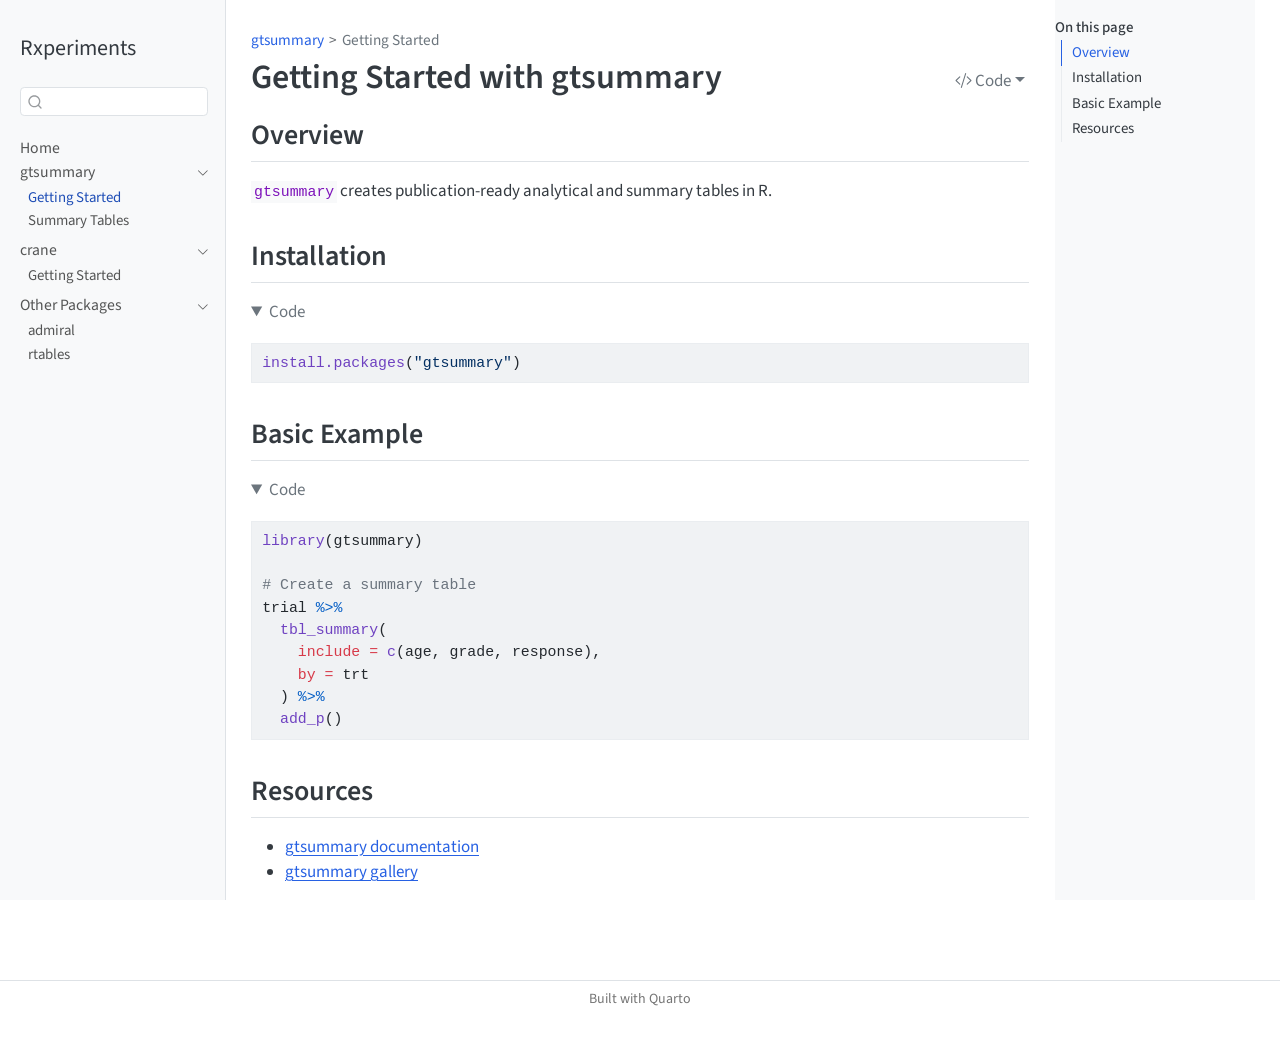
<file: docs/gtsummary/intro.html>
<!DOCTYPE html>
<html xmlns="http://www.w3.org/1999/xhtml" lang="en" xml:lang="en"><head>

<meta charset="utf-8">
<meta name="generator" content="quarto-1.7.32">

<meta name="viewport" content="width=device-width, initial-scale=1.0, user-scalable=yes">


<title>Getting Started with gtsummary – Rxperiments</title>
<style>
code{white-space: pre-wrap;}
span.smallcaps{font-variant: small-caps;}
div.columns{display: flex; gap: min(4vw, 1.5em);}
div.column{flex: auto; overflow-x: auto;}
div.hanging-indent{margin-left: 1.5em; text-indent: -1.5em;}
ul.task-list{list-style: none;}
ul.task-list li input[type="checkbox"] {
  width: 0.8em;
  margin: 0 0.8em 0.2em -1em; /* quarto-specific, see https://github.com/quarto-dev/quarto-cli/issues/4556 */ 
  vertical-align: middle;
}
/* CSS for syntax highlighting */
html { -webkit-text-size-adjust: 100%; }
pre > code.sourceCode { white-space: pre; position: relative; }
pre > code.sourceCode > span { display: inline-block; line-height: 1.25; }
pre > code.sourceCode > span:empty { height: 1.2em; }
.sourceCode { overflow: visible; }
code.sourceCode > span { color: inherit; text-decoration: inherit; }
div.sourceCode { margin: 1em 0; }
pre.sourceCode { margin: 0; }
@media screen {
div.sourceCode { overflow: auto; }
}
@media print {
pre > code.sourceCode { white-space: pre-wrap; }
pre > code.sourceCode > span { text-indent: -5em; padding-left: 5em; }
}
pre.numberSource code
  { counter-reset: source-line 0; }
pre.numberSource code > span
  { position: relative; left: -4em; counter-increment: source-line; }
pre.numberSource code > span > a:first-child::before
  { content: counter(source-line);
    position: relative; left: -1em; text-align: right; vertical-align: baseline;
    border: none; display: inline-block;
    -webkit-touch-callout: none; -webkit-user-select: none;
    -khtml-user-select: none; -moz-user-select: none;
    -ms-user-select: none; user-select: none;
    padding: 0 4px; width: 4em;
  }
pre.numberSource { margin-left: 3em;  padding-left: 4px; }
div.sourceCode
  {   }
@media screen {
pre > code.sourceCode > span > a:first-child::before { text-decoration: underline; }
}
</style>


<script src="../site_libs/quarto-nav/quarto-nav.js"></script>
<script src="../site_libs/quarto-nav/headroom.min.js"></script>
<script src="../site_libs/clipboard/clipboard.min.js"></script>
<script src="../site_libs/quarto-search/autocomplete.umd.js"></script>
<script src="../site_libs/quarto-search/fuse.min.js"></script>
<script src="../site_libs/quarto-search/quarto-search.js"></script>
<meta name="quarto:offset" content="../">
<script src="../site_libs/quarto-html/quarto.js" type="module"></script>
<script src="../site_libs/quarto-html/tabsets/tabsets.js" type="module"></script>
<script src="../site_libs/quarto-html/popper.min.js"></script>
<script src="../site_libs/quarto-html/tippy.umd.min.js"></script>
<script src="../site_libs/quarto-html/anchor.min.js"></script>
<link href="../site_libs/quarto-html/tippy.css" rel="stylesheet">
<link href="../site_libs/quarto-html/quarto-syntax-highlighting-234273d1456647dabc34a594ac50e507.css" rel="stylesheet" id="quarto-text-highlighting-styles">
<script src="../site_libs/bootstrap/bootstrap.min.js"></script>
<link href="../site_libs/bootstrap/bootstrap-icons.css" rel="stylesheet">
<link href="../site_libs/bootstrap/bootstrap-ff532367c8fd0ed747ba449099e4ea4c.min.css" rel="stylesheet" append-hash="true" id="quarto-bootstrap" data-mode="light">
<script id="quarto-search-options" type="application/json">{
  "location": "sidebar",
  "copy-button": false,
  "collapse-after": 3,
  "panel-placement": "start",
  "type": "textbox",
  "limit": 50,
  "keyboard-shortcut": [
    "f",
    "/",
    "s"
  ],
  "show-item-context": false,
  "language": {
    "search-no-results-text": "No results",
    "search-matching-documents-text": "matching documents",
    "search-copy-link-title": "Copy link to search",
    "search-hide-matches-text": "Hide additional matches",
    "search-more-match-text": "more match in this document",
    "search-more-matches-text": "more matches in this document",
    "search-clear-button-title": "Clear",
    "search-text-placeholder": "",
    "search-detached-cancel-button-title": "Cancel",
    "search-submit-button-title": "Submit",
    "search-label": "Search"
  }
}</script>


<link rel="stylesheet" href="../styles.css">
</head>

<body class="nav-sidebar docked quarto-light">

<div id="quarto-search-results"></div>
  <header id="quarto-header" class="headroom fixed-top">
  <nav class="quarto-secondary-nav">
    <div class="container-fluid d-flex">
      <button type="button" class="quarto-btn-toggle btn" data-bs-toggle="collapse" role="button" data-bs-target=".quarto-sidebar-collapse-item" aria-controls="quarto-sidebar" aria-expanded="false" aria-label="Toggle sidebar navigation" onclick="if (window.quartoToggleHeadroom) { window.quartoToggleHeadroom(); }">
        <i class="bi bi-layout-text-sidebar-reverse"></i>
      </button>
        <nav class="quarto-page-breadcrumbs" aria-label="breadcrumb"><ol class="breadcrumb"><li class="breadcrumb-item"><a href="../gtsummary/intro.html">gtsummary</a></li><li class="breadcrumb-item"><a href="../gtsummary/intro.html">Getting Started</a></li></ol></nav>
        <a class="flex-grow-1" role="navigation" data-bs-toggle="collapse" data-bs-target=".quarto-sidebar-collapse-item" aria-controls="quarto-sidebar" aria-expanded="false" aria-label="Toggle sidebar navigation" onclick="if (window.quartoToggleHeadroom) { window.quartoToggleHeadroom(); }">      
        </a>
      <button type="button" class="btn quarto-search-button" aria-label="Search" onclick="window.quartoOpenSearch();">
        <i class="bi bi-search"></i>
      </button>
    </div>
  </nav>
</header>
<!-- content -->
<div id="quarto-content" class="quarto-container page-columns page-rows-contents page-layout-article">
<!-- sidebar -->
  <nav id="quarto-sidebar" class="sidebar collapse collapse-horizontal quarto-sidebar-collapse-item sidebar-navigation docked overflow-auto">
    <div class="pt-lg-2 mt-2 text-left sidebar-header">
    <div class="sidebar-title mb-0 py-0">
      <a href="../">Rxperiments</a> 
    </div>
      </div>
        <div class="mt-2 flex-shrink-0 align-items-center">
        <div class="sidebar-search">
        <div id="quarto-search" class="" title="Search"></div>
        </div>
        </div>
    <div class="sidebar-menu-container"> 
    <ul class="list-unstyled mt-1">
        <li class="sidebar-item">
  <div class="sidebar-item-container"> 
  <a href="../index.html" class="sidebar-item-text sidebar-link">
 <span class="menu-text">Home</span></a>
  </div>
</li>
        <li class="sidebar-item sidebar-item-section">
      <div class="sidebar-item-container"> 
            <a class="sidebar-item-text sidebar-link text-start" data-bs-toggle="collapse" data-bs-target="#quarto-sidebar-section-1" role="navigation" aria-expanded="true">
 <span class="menu-text">gtsummary</span></a>
          <a class="sidebar-item-toggle text-start" data-bs-toggle="collapse" data-bs-target="#quarto-sidebar-section-1" role="navigation" aria-expanded="true" aria-label="Toggle section">
            <i class="bi bi-chevron-right ms-2"></i>
          </a> 
      </div>
      <ul id="quarto-sidebar-section-1" class="collapse list-unstyled sidebar-section depth1 show">  
          <li class="sidebar-item">
  <div class="sidebar-item-container"> 
  <a href="../gtsummary/intro.html" class="sidebar-item-text sidebar-link active">
 <span class="menu-text">Getting Started</span></a>
  </div>
</li>
          <li class="sidebar-item">
  <div class="sidebar-item-container"> 
  <a href="../gtsummary/tables.html" class="sidebar-item-text sidebar-link">
 <span class="menu-text">Summary Tables</span></a>
  </div>
</li>
      </ul>
  </li>
        <li class="sidebar-item sidebar-item-section">
      <div class="sidebar-item-container"> 
            <a class="sidebar-item-text sidebar-link text-start" data-bs-toggle="collapse" data-bs-target="#quarto-sidebar-section-2" role="navigation" aria-expanded="true">
 <span class="menu-text">crane</span></a>
          <a class="sidebar-item-toggle text-start" data-bs-toggle="collapse" data-bs-target="#quarto-sidebar-section-2" role="navigation" aria-expanded="true" aria-label="Toggle section">
            <i class="bi bi-chevron-right ms-2"></i>
          </a> 
      </div>
      <ul id="quarto-sidebar-section-2" class="collapse list-unstyled sidebar-section depth1 show">  
          <li class="sidebar-item">
  <div class="sidebar-item-container"> 
  <a href="../crane/intro.html" class="sidebar-item-text sidebar-link">
 <span class="menu-text">Getting Started</span></a>
  </div>
</li>
      </ul>
  </li>
        <li class="sidebar-item sidebar-item-section">
      <div class="sidebar-item-container"> 
            <a class="sidebar-item-text sidebar-link text-start" data-bs-toggle="collapse" data-bs-target="#quarto-sidebar-section-3" role="navigation" aria-expanded="true">
 <span class="menu-text">Other Packages</span></a>
          <a class="sidebar-item-toggle text-start" data-bs-toggle="collapse" data-bs-target="#quarto-sidebar-section-3" role="navigation" aria-expanded="true" aria-label="Toggle section">
            <i class="bi bi-chevron-right ms-2"></i>
          </a> 
      </div>
      <ul id="quarto-sidebar-section-3" class="collapse list-unstyled sidebar-section depth1 show">  
          <li class="sidebar-item">
  <div class="sidebar-item-container"> 
  <a href="../other/admiral.html" class="sidebar-item-text sidebar-link">
 <span class="menu-text">admiral</span></a>
  </div>
</li>
          <li class="sidebar-item">
  <div class="sidebar-item-container"> 
  <a href="../other/rtables.html" class="sidebar-item-text sidebar-link">
 <span class="menu-text">rtables</span></a>
  </div>
</li>
      </ul>
  </li>
    </ul>
    </div>
</nav>
<div id="quarto-sidebar-glass" class="quarto-sidebar-collapse-item" data-bs-toggle="collapse" data-bs-target=".quarto-sidebar-collapse-item"></div>
<!-- margin-sidebar -->
    <div id="quarto-margin-sidebar" class="sidebar margin-sidebar">
        <nav id="TOC" role="doc-toc" class="toc-active">
    <h2 id="toc-title">On this page</h2>
   
  <ul>
  <li><a href="#overview" id="toc-overview" class="nav-link active" data-scroll-target="#overview">Overview</a></li>
  <li><a href="#installation" id="toc-installation" class="nav-link" data-scroll-target="#installation">Installation</a></li>
  <li><a href="#basic-example" id="toc-basic-example" class="nav-link" data-scroll-target="#basic-example">Basic Example</a></li>
  <li><a href="#resources" id="toc-resources" class="nav-link" data-scroll-target="#resources">Resources</a></li>
  </ul>
</nav>
    </div>
<!-- main -->
<main class="content" id="quarto-document-content">

<header id="title-block-header" class="quarto-title-block default"><nav class="quarto-page-breadcrumbs quarto-title-breadcrumbs d-none d-lg-block" aria-label="breadcrumb"><ol class="breadcrumb"><li class="breadcrumb-item"><a href="../gtsummary/intro.html">gtsummary</a></li><li class="breadcrumb-item"><a href="../gtsummary/intro.html">Getting Started</a></li></ol></nav>
<div class="quarto-title">
<div class="quarto-title-block"><div><h1 class="title">Getting Started with gtsummary</h1><button type="button" class="btn code-tools-button dropdown-toggle" id="quarto-code-tools-menu" data-bs-toggle="dropdown" aria-expanded="false"><i class="bi"></i> Code</button><ul class="dropdown-menu dropdown-menu-end" aria-labelelledby="quarto-code-tools-menu"><li><a id="quarto-show-all-code" class="dropdown-item" href="javascript:void(0)" role="button">Show All Code</a></li><li><a id="quarto-hide-all-code" class="dropdown-item" href="javascript:void(0)" role="button">Hide All Code</a></li><li><hr class="dropdown-divider"></li><li><a id="quarto-view-source" class="dropdown-item" href="javascript:void(0)" role="button">View Source</a></li></ul></div></div>
</div>



<div class="quarto-title-meta">

    
  
    
  </div>
  


</header>


<section id="overview" class="level2">
<h2 class="anchored" data-anchor-id="overview">Overview</h2>
<p><code>gtsummary</code> creates publication-ready analytical and summary tables in R.</p>
</section>
<section id="installation" class="level2">
<h2 class="anchored" data-anchor-id="installation">Installation</h2>
<div class="cell">
<details open="" class="code-fold">
<summary>Code</summary>
<div class="sourceCode cell-code" id="cb1"><pre class="sourceCode r code-with-copy"><code class="sourceCode r"><span id="cb1-1"><a href="#cb1-1" aria-hidden="true" tabindex="-1"></a><span class="fu">install.packages</span>(<span class="st">"gtsummary"</span>)</span></code><button title="Copy to Clipboard" class="code-copy-button"><i class="bi"></i></button></pre></div>
</details>
</div>
</section>
<section id="basic-example" class="level2">
<h2 class="anchored" data-anchor-id="basic-example">Basic Example</h2>
<div class="cell">
<details open="" class="code-fold">
<summary>Code</summary>
<div class="sourceCode cell-code" id="cb2"><pre class="sourceCode r code-with-copy"><code class="sourceCode r"><span id="cb2-1"><a href="#cb2-1" aria-hidden="true" tabindex="-1"></a><span class="fu">library</span>(gtsummary)</span>
<span id="cb2-2"><a href="#cb2-2" aria-hidden="true" tabindex="-1"></a></span>
<span id="cb2-3"><a href="#cb2-3" aria-hidden="true" tabindex="-1"></a><span class="co"># Create a summary table</span></span>
<span id="cb2-4"><a href="#cb2-4" aria-hidden="true" tabindex="-1"></a>trial <span class="sc">%&gt;%</span></span>
<span id="cb2-5"><a href="#cb2-5" aria-hidden="true" tabindex="-1"></a>  <span class="fu">tbl_summary</span>(</span>
<span id="cb2-6"><a href="#cb2-6" aria-hidden="true" tabindex="-1"></a>    <span class="at">include =</span> <span class="fu">c</span>(age, grade, response),</span>
<span id="cb2-7"><a href="#cb2-7" aria-hidden="true" tabindex="-1"></a>    <span class="at">by =</span> trt</span>
<span id="cb2-8"><a href="#cb2-8" aria-hidden="true" tabindex="-1"></a>  ) <span class="sc">%&gt;%</span></span>
<span id="cb2-9"><a href="#cb2-9" aria-hidden="true" tabindex="-1"></a>  <span class="fu">add_p</span>()</span></code><button title="Copy to Clipboard" class="code-copy-button"><i class="bi"></i></button></pre></div>
</details>
</div>
</section>
<section id="resources" class="level2">
<h2 class="anchored" data-anchor-id="resources">Resources</h2>
<ul>
<li><a href="https://www.danieldsjoberg.com/gtsummary/">gtsummary documentation</a></li>
<li><a href="https://www.danieldsjoberg.com/gtsummary/articles/gallery.html">gtsummary gallery</a></li>
</ul>


<!-- -->

</section>

</main> <!-- /main -->
<script id="quarto-html-after-body" type="application/javascript">
  window.document.addEventListener("DOMContentLoaded", function (event) {
    const icon = "";
    const anchorJS = new window.AnchorJS();
    anchorJS.options = {
      placement: 'right',
      icon: icon
    };
    anchorJS.add('.anchored');
    const isCodeAnnotation = (el) => {
      for (const clz of el.classList) {
        if (clz.startsWith('code-annotation-')) {                     
          return true;
        }
      }
      return false;
    }
    const onCopySuccess = function(e) {
      // button target
      const button = e.trigger;
      // don't keep focus
      button.blur();
      // flash "checked"
      button.classList.add('code-copy-button-checked');
      var currentTitle = button.getAttribute("title");
      button.setAttribute("title", "Copied!");
      let tooltip;
      if (window.bootstrap) {
        button.setAttribute("data-bs-toggle", "tooltip");
        button.setAttribute("data-bs-placement", "left");
        button.setAttribute("data-bs-title", "Copied!");
        tooltip = new bootstrap.Tooltip(button, 
          { trigger: "manual", 
            customClass: "code-copy-button-tooltip",
            offset: [0, -8]});
        tooltip.show();    
      }
      setTimeout(function() {
        if (tooltip) {
          tooltip.hide();
          button.removeAttribute("data-bs-title");
          button.removeAttribute("data-bs-toggle");
          button.removeAttribute("data-bs-placement");
        }
        button.setAttribute("title", currentTitle);
        button.classList.remove('code-copy-button-checked');
      }, 1000);
      // clear code selection
      e.clearSelection();
    }
    const getTextToCopy = function(trigger) {
        const codeEl = trigger.previousElementSibling.cloneNode(true);
        for (const childEl of codeEl.children) {
          if (isCodeAnnotation(childEl)) {
            childEl.remove();
          }
        }
        return codeEl.innerText;
    }
    const clipboard = new window.ClipboardJS('.code-copy-button:not([data-in-quarto-modal])', {
      text: getTextToCopy
    });
    clipboard.on('success', onCopySuccess);
    if (window.document.getElementById('quarto-embedded-source-code-modal')) {
      const clipboardModal = new window.ClipboardJS('.code-copy-button[data-in-quarto-modal]', {
        text: getTextToCopy,
        container: window.document.getElementById('quarto-embedded-source-code-modal')
      });
      clipboardModal.on('success', onCopySuccess);
    }
    const viewSource = window.document.getElementById('quarto-view-source') ||
                       window.document.getElementById('quarto-code-tools-source');
    if (viewSource) {
      const sourceUrl = viewSource.getAttribute("data-quarto-source-url");
      viewSource.addEventListener("click", function(e) {
        if (sourceUrl) {
          // rstudio viewer pane
          if (/\bcapabilities=\b/.test(window.location)) {
            window.open(sourceUrl);
          } else {
            window.location.href = sourceUrl;
          }
        } else {
          const modal = new bootstrap.Modal(document.getElementById('quarto-embedded-source-code-modal'));
          modal.show();
        }
        return false;
      });
    }
    function toggleCodeHandler(show) {
      return function(e) {
        const detailsSrc = window.document.querySelectorAll(".cell > details > .sourceCode");
        for (let i=0; i<detailsSrc.length; i++) {
          const details = detailsSrc[i].parentElement;
          if (show) {
            details.open = true;
          } else {
            details.removeAttribute("open");
          }
        }
        const cellCodeDivs = window.document.querySelectorAll(".cell > .sourceCode");
        const fromCls = show ? "hidden" : "unhidden";
        const toCls = show ? "unhidden" : "hidden";
        for (let i=0; i<cellCodeDivs.length; i++) {
          const codeDiv = cellCodeDivs[i];
          if (codeDiv.classList.contains(fromCls)) {
            codeDiv.classList.remove(fromCls);
            codeDiv.classList.add(toCls);
          } 
        }
        return false;
      }
    }
    const hideAllCode = window.document.getElementById("quarto-hide-all-code");
    if (hideAllCode) {
      hideAllCode.addEventListener("click", toggleCodeHandler(false));
    }
    const showAllCode = window.document.getElementById("quarto-show-all-code");
    if (showAllCode) {
      showAllCode.addEventListener("click", toggleCodeHandler(true));
    }
      var localhostRegex = new RegExp(/^(?:http|https):\/\/localhost\:?[0-9]*\//);
      var mailtoRegex = new RegExp(/^mailto:/);
        var filterRegex = new RegExp('/' + window.location.host + '/');
      var isInternal = (href) => {
          return filterRegex.test(href) || localhostRegex.test(href) || mailtoRegex.test(href);
      }
      // Inspect non-navigation links and adorn them if external
     var links = window.document.querySelectorAll('a[href]:not(.nav-link):not(.navbar-brand):not(.toc-action):not(.sidebar-link):not(.sidebar-item-toggle):not(.pagination-link):not(.no-external):not([aria-hidden]):not(.dropdown-item):not(.quarto-navigation-tool):not(.about-link)');
      for (var i=0; i<links.length; i++) {
        const link = links[i];
        if (!isInternal(link.href)) {
          // undo the damage that might have been done by quarto-nav.js in the case of
          // links that we want to consider external
          if (link.dataset.originalHref !== undefined) {
            link.href = link.dataset.originalHref;
          }
        }
      }
    function tippyHover(el, contentFn, onTriggerFn, onUntriggerFn) {
      const config = {
        allowHTML: true,
        maxWidth: 500,
        delay: 100,
        arrow: false,
        appendTo: function(el) {
            return el.parentElement;
        },
        interactive: true,
        interactiveBorder: 10,
        theme: 'quarto',
        placement: 'bottom-start',
      };
      if (contentFn) {
        config.content = contentFn;
      }
      if (onTriggerFn) {
        config.onTrigger = onTriggerFn;
      }
      if (onUntriggerFn) {
        config.onUntrigger = onUntriggerFn;
      }
      window.tippy(el, config); 
    }
    const noterefs = window.document.querySelectorAll('a[role="doc-noteref"]');
    for (var i=0; i<noterefs.length; i++) {
      const ref = noterefs[i];
      tippyHover(ref, function() {
        // use id or data attribute instead here
        let href = ref.getAttribute('data-footnote-href') || ref.getAttribute('href');
        try { href = new URL(href).hash; } catch {}
        const id = href.replace(/^#\/?/, "");
        const note = window.document.getElementById(id);
        if (note) {
          return note.innerHTML;
        } else {
          return "";
        }
      });
    }
    const xrefs = window.document.querySelectorAll('a.quarto-xref');
    const processXRef = (id, note) => {
      // Strip column container classes
      const stripColumnClz = (el) => {
        el.classList.remove("page-full", "page-columns");
        if (el.children) {
          for (const child of el.children) {
            stripColumnClz(child);
          }
        }
      }
      stripColumnClz(note)
      if (id === null || id.startsWith('sec-')) {
        // Special case sections, only their first couple elements
        const container = document.createElement("div");
        if (note.children && note.children.length > 2) {
          container.appendChild(note.children[0].cloneNode(true));
          for (let i = 1; i < note.children.length; i++) {
            const child = note.children[i];
            if (child.tagName === "P" && child.innerText === "") {
              continue;
            } else {
              container.appendChild(child.cloneNode(true));
              break;
            }
          }
          if (window.Quarto?.typesetMath) {
            window.Quarto.typesetMath(container);
          }
          return container.innerHTML
        } else {
          if (window.Quarto?.typesetMath) {
            window.Quarto.typesetMath(note);
          }
          return note.innerHTML;
        }
      } else {
        // Remove any anchor links if they are present
        const anchorLink = note.querySelector('a.anchorjs-link');
        if (anchorLink) {
          anchorLink.remove();
        }
        if (window.Quarto?.typesetMath) {
          window.Quarto.typesetMath(note);
        }
        if (note.classList.contains("callout")) {
          return note.outerHTML;
        } else {
          return note.innerHTML;
        }
      }
    }
    for (var i=0; i<xrefs.length; i++) {
      const xref = xrefs[i];
      tippyHover(xref, undefined, function(instance) {
        instance.disable();
        let url = xref.getAttribute('href');
        let hash = undefined; 
        if (url.startsWith('#')) {
          hash = url;
        } else {
          try { hash = new URL(url).hash; } catch {}
        }
        if (hash) {
          const id = hash.replace(/^#\/?/, "");
          const note = window.document.getElementById(id);
          if (note !== null) {
            try {
              const html = processXRef(id, note.cloneNode(true));
              instance.setContent(html);
            } finally {
              instance.enable();
              instance.show();
            }
          } else {
            // See if we can fetch this
            fetch(url.split('#')[0])
            .then(res => res.text())
            .then(html => {
              const parser = new DOMParser();
              const htmlDoc = parser.parseFromString(html, "text/html");
              const note = htmlDoc.getElementById(id);
              if (note !== null) {
                const html = processXRef(id, note);
                instance.setContent(html);
              } 
            }).finally(() => {
              instance.enable();
              instance.show();
            });
          }
        } else {
          // See if we can fetch a full url (with no hash to target)
          // This is a special case and we should probably do some content thinning / targeting
          fetch(url)
          .then(res => res.text())
          .then(html => {
            const parser = new DOMParser();
            const htmlDoc = parser.parseFromString(html, "text/html");
            const note = htmlDoc.querySelector('main.content');
            if (note !== null) {
              // This should only happen for chapter cross references
              // (since there is no id in the URL)
              // remove the first header
              if (note.children.length > 0 && note.children[0].tagName === "HEADER") {
                note.children[0].remove();
              }
              const html = processXRef(null, note);
              instance.setContent(html);
            } 
          }).finally(() => {
            instance.enable();
            instance.show();
          });
        }
      }, function(instance) {
      });
    }
        let selectedAnnoteEl;
        const selectorForAnnotation = ( cell, annotation) => {
          let cellAttr = 'data-code-cell="' + cell + '"';
          let lineAttr = 'data-code-annotation="' +  annotation + '"';
          const selector = 'span[' + cellAttr + '][' + lineAttr + ']';
          return selector;
        }
        const selectCodeLines = (annoteEl) => {
          const doc = window.document;
          const targetCell = annoteEl.getAttribute("data-target-cell");
          const targetAnnotation = annoteEl.getAttribute("data-target-annotation");
          const annoteSpan = window.document.querySelector(selectorForAnnotation(targetCell, targetAnnotation));
          const lines = annoteSpan.getAttribute("data-code-lines").split(",");
          const lineIds = lines.map((line) => {
            return targetCell + "-" + line;
          })
          let top = null;
          let height = null;
          let parent = null;
          if (lineIds.length > 0) {
              //compute the position of the single el (top and bottom and make a div)
              const el = window.document.getElementById(lineIds[0]);
              top = el.offsetTop;
              height = el.offsetHeight;
              parent = el.parentElement.parentElement;
            if (lineIds.length > 1) {
              const lastEl = window.document.getElementById(lineIds[lineIds.length - 1]);
              const bottom = lastEl.offsetTop + lastEl.offsetHeight;
              height = bottom - top;
            }
            if (top !== null && height !== null && parent !== null) {
              // cook up a div (if necessary) and position it 
              let div = window.document.getElementById("code-annotation-line-highlight");
              if (div === null) {
                div = window.document.createElement("div");
                div.setAttribute("id", "code-annotation-line-highlight");
                div.style.position = 'absolute';
                parent.appendChild(div);
              }
              div.style.top = top - 2 + "px";
              div.style.height = height + 4 + "px";
              div.style.left = 0;
              let gutterDiv = window.document.getElementById("code-annotation-line-highlight-gutter");
              if (gutterDiv === null) {
                gutterDiv = window.document.createElement("div");
                gutterDiv.setAttribute("id", "code-annotation-line-highlight-gutter");
                gutterDiv.style.position = 'absolute';
                const codeCell = window.document.getElementById(targetCell);
                const gutter = codeCell.querySelector('.code-annotation-gutter');
                gutter.appendChild(gutterDiv);
              }
              gutterDiv.style.top = top - 2 + "px";
              gutterDiv.style.height = height + 4 + "px";
            }
            selectedAnnoteEl = annoteEl;
          }
        };
        const unselectCodeLines = () => {
          const elementsIds = ["code-annotation-line-highlight", "code-annotation-line-highlight-gutter"];
          elementsIds.forEach((elId) => {
            const div = window.document.getElementById(elId);
            if (div) {
              div.remove();
            }
          });
          selectedAnnoteEl = undefined;
        };
          // Handle positioning of the toggle
      window.addEventListener(
        "resize",
        throttle(() => {
          elRect = undefined;
          if (selectedAnnoteEl) {
            selectCodeLines(selectedAnnoteEl);
          }
        }, 10)
      );
      function throttle(fn, ms) {
      let throttle = false;
      let timer;
        return (...args) => {
          if(!throttle) { // first call gets through
              fn.apply(this, args);
              throttle = true;
          } else { // all the others get throttled
              if(timer) clearTimeout(timer); // cancel #2
              timer = setTimeout(() => {
                fn.apply(this, args);
                timer = throttle = false;
              }, ms);
          }
        };
      }
        // Attach click handler to the DT
        const annoteDls = window.document.querySelectorAll('dt[data-target-cell]');
        for (const annoteDlNode of annoteDls) {
          annoteDlNode.addEventListener('click', (event) => {
            const clickedEl = event.target;
            if (clickedEl !== selectedAnnoteEl) {
              unselectCodeLines();
              const activeEl = window.document.querySelector('dt[data-target-cell].code-annotation-active');
              if (activeEl) {
                activeEl.classList.remove('code-annotation-active');
              }
              selectCodeLines(clickedEl);
              clickedEl.classList.add('code-annotation-active');
            } else {
              // Unselect the line
              unselectCodeLines();
              clickedEl.classList.remove('code-annotation-active');
            }
          });
        }
    const findCites = (el) => {
      const parentEl = el.parentElement;
      if (parentEl) {
        const cites = parentEl.dataset.cites;
        if (cites) {
          return {
            el,
            cites: cites.split(' ')
          };
        } else {
          return findCites(el.parentElement)
        }
      } else {
        return undefined;
      }
    };
    var bibliorefs = window.document.querySelectorAll('a[role="doc-biblioref"]');
    for (var i=0; i<bibliorefs.length; i++) {
      const ref = bibliorefs[i];
      const citeInfo = findCites(ref);
      if (citeInfo) {
        tippyHover(citeInfo.el, function() {
          var popup = window.document.createElement('div');
          citeInfo.cites.forEach(function(cite) {
            var citeDiv = window.document.createElement('div');
            citeDiv.classList.add('hanging-indent');
            citeDiv.classList.add('csl-entry');
            var biblioDiv = window.document.getElementById('ref-' + cite);
            if (biblioDiv) {
              citeDiv.innerHTML = biblioDiv.innerHTML;
            }
            popup.appendChild(citeDiv);
          });
          return popup.innerHTML;
        });
      }
    }
  });
  </script><div class="modal fade" id="quarto-embedded-source-code-modal" tabindex="-1" aria-labelledby="quarto-embedded-source-code-modal-label" aria-hidden="true"><div class="modal-dialog modal-dialog-scrollable"><div class="modal-content"><div class="modal-header"><h5 class="modal-title" id="quarto-embedded-source-code-modal-label">Source Code</h5><button class="btn-close" data-bs-dismiss="modal"></button></div><div class="modal-body"><div class="">
<div class="sourceCode" id="cb3" data-shortcodes="false"><pre class="sourceCode markdown code-with-copy"><code class="sourceCode markdown"><span id="cb3-1"><a href="#cb3-1" aria-hidden="true" tabindex="-1"></a><span class="co">---</span></span>
<span id="cb3-2"><a href="#cb3-2" aria-hidden="true" tabindex="-1"></a><span class="an">title:</span><span class="co"> "Getting Started with gtsummary"</span></span>
<span id="cb3-3"><a href="#cb3-3" aria-hidden="true" tabindex="-1"></a><span class="co">---</span></span>
<span id="cb3-4"><a href="#cb3-4" aria-hidden="true" tabindex="-1"></a></span>
<span id="cb3-5"><a href="#cb3-5" aria-hidden="true" tabindex="-1"></a><span class="fu">## Overview</span></span>
<span id="cb3-6"><a href="#cb3-6" aria-hidden="true" tabindex="-1"></a></span>
<span id="cb3-7"><a href="#cb3-7" aria-hidden="true" tabindex="-1"></a><span class="in">`gtsummary`</span> creates publication-ready analytical and summary tables in R.</span>
<span id="cb3-8"><a href="#cb3-8" aria-hidden="true" tabindex="-1"></a></span>
<span id="cb3-9"><a href="#cb3-9" aria-hidden="true" tabindex="-1"></a><span class="fu">## Installation</span></span>
<span id="cb3-10"><a href="#cb3-10" aria-hidden="true" tabindex="-1"></a></span>
<span id="cb3-13"><a href="#cb3-13" aria-hidden="true" tabindex="-1"></a><span class="in">```{r}</span></span>
<span id="cb3-14"><a href="#cb3-14" aria-hidden="true" tabindex="-1"></a><span class="co">#| eval: false</span></span>
<span id="cb3-15"><a href="#cb3-15" aria-hidden="true" tabindex="-1"></a><span class="fu">install.packages</span>(<span class="st">"gtsummary"</span>)</span>
<span id="cb3-16"><a href="#cb3-16" aria-hidden="true" tabindex="-1"></a><span class="in">```</span></span>
<span id="cb3-17"><a href="#cb3-17" aria-hidden="true" tabindex="-1"></a></span>
<span id="cb3-18"><a href="#cb3-18" aria-hidden="true" tabindex="-1"></a><span class="fu">## Basic Example</span></span>
<span id="cb3-19"><a href="#cb3-19" aria-hidden="true" tabindex="-1"></a></span>
<span id="cb3-22"><a href="#cb3-22" aria-hidden="true" tabindex="-1"></a><span class="in">```{r}</span></span>
<span id="cb3-23"><a href="#cb3-23" aria-hidden="true" tabindex="-1"></a><span class="co">#| eval: false</span></span>
<span id="cb3-24"><a href="#cb3-24" aria-hidden="true" tabindex="-1"></a><span class="fu">library</span>(gtsummary)</span>
<span id="cb3-25"><a href="#cb3-25" aria-hidden="true" tabindex="-1"></a></span>
<span id="cb3-26"><a href="#cb3-26" aria-hidden="true" tabindex="-1"></a><span class="co"># Create a summary table</span></span>
<span id="cb3-27"><a href="#cb3-27" aria-hidden="true" tabindex="-1"></a>trial <span class="sc">%&gt;%</span></span>
<span id="cb3-28"><a href="#cb3-28" aria-hidden="true" tabindex="-1"></a>  <span class="fu">tbl_summary</span>(</span>
<span id="cb3-29"><a href="#cb3-29" aria-hidden="true" tabindex="-1"></a>    <span class="at">include =</span> <span class="fu">c</span>(age, grade, response),</span>
<span id="cb3-30"><a href="#cb3-30" aria-hidden="true" tabindex="-1"></a>    <span class="at">by =</span> trt</span>
<span id="cb3-31"><a href="#cb3-31" aria-hidden="true" tabindex="-1"></a>  ) <span class="sc">%&gt;%</span></span>
<span id="cb3-32"><a href="#cb3-32" aria-hidden="true" tabindex="-1"></a>  <span class="fu">add_p</span>()</span>
<span id="cb3-33"><a href="#cb3-33" aria-hidden="true" tabindex="-1"></a><span class="in">```</span></span>
<span id="cb3-34"><a href="#cb3-34" aria-hidden="true" tabindex="-1"></a></span>
<span id="cb3-35"><a href="#cb3-35" aria-hidden="true" tabindex="-1"></a><span class="fu">## Resources</span></span>
<span id="cb3-36"><a href="#cb3-36" aria-hidden="true" tabindex="-1"></a></span>
<span id="cb3-37"><a href="#cb3-37" aria-hidden="true" tabindex="-1"></a><span class="ss">- </span><span class="co">[</span><span class="ot">gtsummary documentation</span><span class="co">](https://www.danieldsjoberg.com/gtsummary/)</span></span>
<span id="cb3-38"><a href="#cb3-38" aria-hidden="true" tabindex="-1"></a><span class="ss">- </span><span class="co">[</span><span class="ot">gtsummary gallery</span><span class="co">](https://www.danieldsjoberg.com/gtsummary/articles/gallery.html)</span></span>
</code><button title="Copy to Clipboard" class="code-copy-button" data-in-quarto-modal=""><i class="bi"></i></button></pre></div>
</div></div></div></div></div>
</div> <!-- /content -->
<footer class="footer">
  <div class="nav-footer">
    <div class="nav-footer-left">
      &nbsp;
    </div>   
    <div class="nav-footer-center">
<p>Built with Quarto</p>
</div>
    <div class="nav-footer-right">
      &nbsp;
    </div>
  </div>
</footer>




</body></html>
</file>
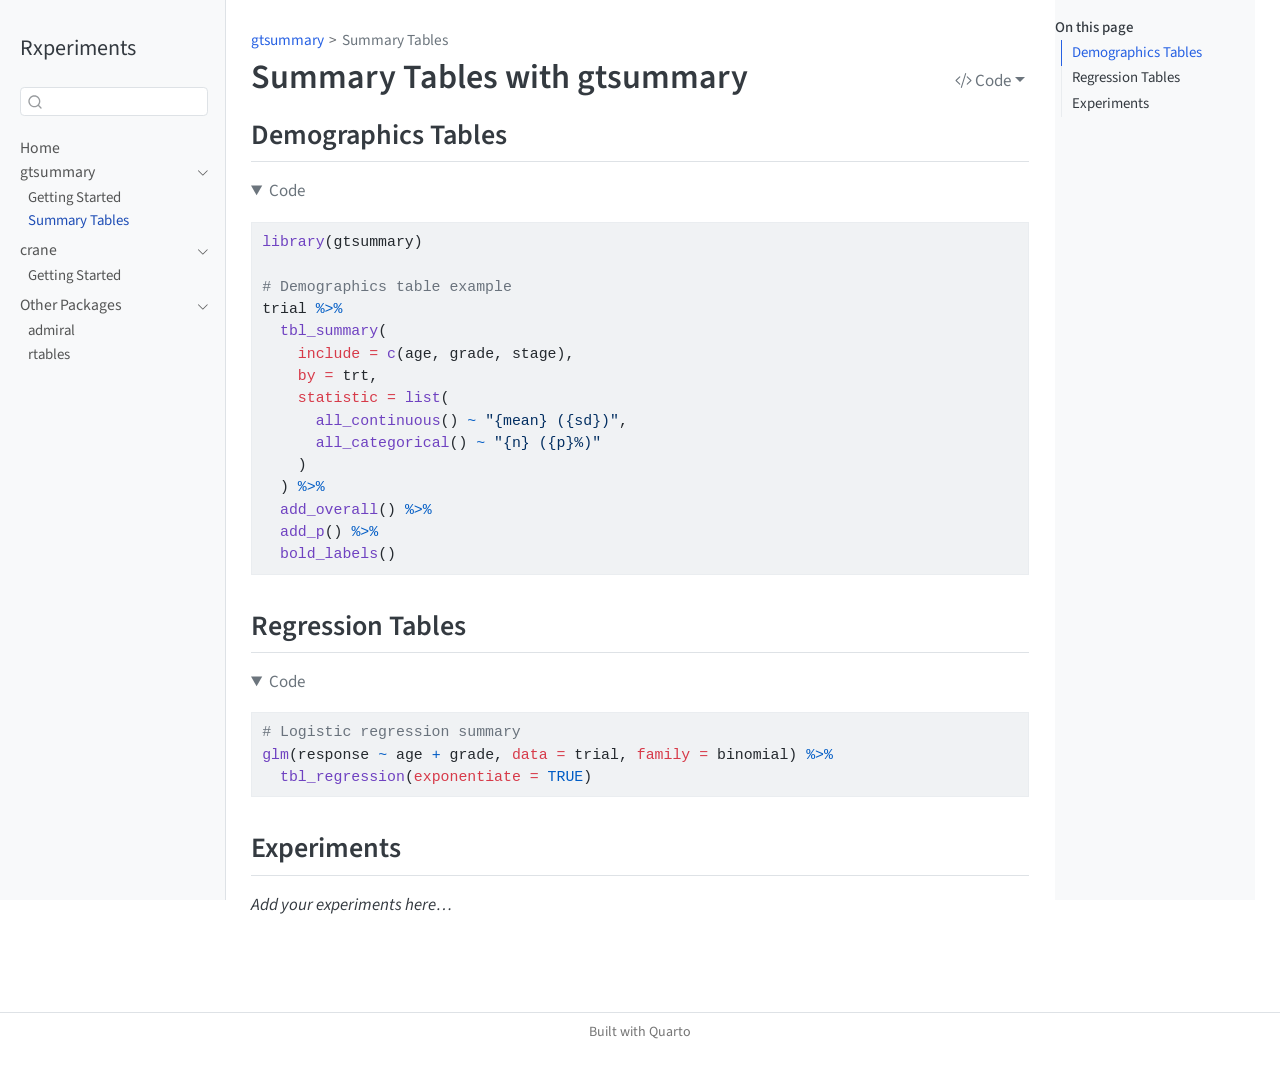
<file: docs/gtsummary/tables.html>
<!DOCTYPE html>
<html xmlns="http://www.w3.org/1999/xhtml" lang="en" xml:lang="en"><head>

<meta charset="utf-8">
<meta name="generator" content="quarto-1.7.32">

<meta name="viewport" content="width=device-width, initial-scale=1.0, user-scalable=yes">


<title>Summary Tables with gtsummary – Rxperiments</title>
<style>
code{white-space: pre-wrap;}
span.smallcaps{font-variant: small-caps;}
div.columns{display: flex; gap: min(4vw, 1.5em);}
div.column{flex: auto; overflow-x: auto;}
div.hanging-indent{margin-left: 1.5em; text-indent: -1.5em;}
ul.task-list{list-style: none;}
ul.task-list li input[type="checkbox"] {
  width: 0.8em;
  margin: 0 0.8em 0.2em -1em; /* quarto-specific, see https://github.com/quarto-dev/quarto-cli/issues/4556 */ 
  vertical-align: middle;
}
/* CSS for syntax highlighting */
html { -webkit-text-size-adjust: 100%; }
pre > code.sourceCode { white-space: pre; position: relative; }
pre > code.sourceCode > span { display: inline-block; line-height: 1.25; }
pre > code.sourceCode > span:empty { height: 1.2em; }
.sourceCode { overflow: visible; }
code.sourceCode > span { color: inherit; text-decoration: inherit; }
div.sourceCode { margin: 1em 0; }
pre.sourceCode { margin: 0; }
@media screen {
div.sourceCode { overflow: auto; }
}
@media print {
pre > code.sourceCode { white-space: pre-wrap; }
pre > code.sourceCode > span { text-indent: -5em; padding-left: 5em; }
}
pre.numberSource code
  { counter-reset: source-line 0; }
pre.numberSource code > span
  { position: relative; left: -4em; counter-increment: source-line; }
pre.numberSource code > span > a:first-child::before
  { content: counter(source-line);
    position: relative; left: -1em; text-align: right; vertical-align: baseline;
    border: none; display: inline-block;
    -webkit-touch-callout: none; -webkit-user-select: none;
    -khtml-user-select: none; -moz-user-select: none;
    -ms-user-select: none; user-select: none;
    padding: 0 4px; width: 4em;
  }
pre.numberSource { margin-left: 3em;  padding-left: 4px; }
div.sourceCode
  {   }
@media screen {
pre > code.sourceCode > span > a:first-child::before { text-decoration: underline; }
}
</style>


<script src="../site_libs/quarto-nav/quarto-nav.js"></script>
<script src="../site_libs/quarto-nav/headroom.min.js"></script>
<script src="../site_libs/clipboard/clipboard.min.js"></script>
<script src="../site_libs/quarto-search/autocomplete.umd.js"></script>
<script src="../site_libs/quarto-search/fuse.min.js"></script>
<script src="../site_libs/quarto-search/quarto-search.js"></script>
<meta name="quarto:offset" content="../">
<script src="../site_libs/quarto-html/quarto.js" type="module"></script>
<script src="../site_libs/quarto-html/tabsets/tabsets.js" type="module"></script>
<script src="../site_libs/quarto-html/popper.min.js"></script>
<script src="../site_libs/quarto-html/tippy.umd.min.js"></script>
<script src="../site_libs/quarto-html/anchor.min.js"></script>
<link href="../site_libs/quarto-html/tippy.css" rel="stylesheet">
<link href="../site_libs/quarto-html/quarto-syntax-highlighting-234273d1456647dabc34a594ac50e507.css" rel="stylesheet" id="quarto-text-highlighting-styles">
<script src="../site_libs/bootstrap/bootstrap.min.js"></script>
<link href="../site_libs/bootstrap/bootstrap-icons.css" rel="stylesheet">
<link href="../site_libs/bootstrap/bootstrap-ff532367c8fd0ed747ba449099e4ea4c.min.css" rel="stylesheet" append-hash="true" id="quarto-bootstrap" data-mode="light">
<script id="quarto-search-options" type="application/json">{
  "location": "sidebar",
  "copy-button": false,
  "collapse-after": 3,
  "panel-placement": "start",
  "type": "textbox",
  "limit": 50,
  "keyboard-shortcut": [
    "f",
    "/",
    "s"
  ],
  "show-item-context": false,
  "language": {
    "search-no-results-text": "No results",
    "search-matching-documents-text": "matching documents",
    "search-copy-link-title": "Copy link to search",
    "search-hide-matches-text": "Hide additional matches",
    "search-more-match-text": "more match in this document",
    "search-more-matches-text": "more matches in this document",
    "search-clear-button-title": "Clear",
    "search-text-placeholder": "",
    "search-detached-cancel-button-title": "Cancel",
    "search-submit-button-title": "Submit",
    "search-label": "Search"
  }
}</script>


<link rel="stylesheet" href="../styles.css">
</head>

<body class="nav-sidebar docked quarto-light">

<div id="quarto-search-results"></div>
  <header id="quarto-header" class="headroom fixed-top">
  <nav class="quarto-secondary-nav">
    <div class="container-fluid d-flex">
      <button type="button" class="quarto-btn-toggle btn" data-bs-toggle="collapse" role="button" data-bs-target=".quarto-sidebar-collapse-item" aria-controls="quarto-sidebar" aria-expanded="false" aria-label="Toggle sidebar navigation" onclick="if (window.quartoToggleHeadroom) { window.quartoToggleHeadroom(); }">
        <i class="bi bi-layout-text-sidebar-reverse"></i>
      </button>
        <nav class="quarto-page-breadcrumbs" aria-label="breadcrumb"><ol class="breadcrumb"><li class="breadcrumb-item"><a href="../gtsummary/intro.html">gtsummary</a></li><li class="breadcrumb-item"><a href="../gtsummary/tables.html">Summary Tables</a></li></ol></nav>
        <a class="flex-grow-1" role="navigation" data-bs-toggle="collapse" data-bs-target=".quarto-sidebar-collapse-item" aria-controls="quarto-sidebar" aria-expanded="false" aria-label="Toggle sidebar navigation" onclick="if (window.quartoToggleHeadroom) { window.quartoToggleHeadroom(); }">      
        </a>
      <button type="button" class="btn quarto-search-button" aria-label="Search" onclick="window.quartoOpenSearch();">
        <i class="bi bi-search"></i>
      </button>
    </div>
  </nav>
</header>
<!-- content -->
<div id="quarto-content" class="quarto-container page-columns page-rows-contents page-layout-article">
<!-- sidebar -->
  <nav id="quarto-sidebar" class="sidebar collapse collapse-horizontal quarto-sidebar-collapse-item sidebar-navigation docked overflow-auto">
    <div class="pt-lg-2 mt-2 text-left sidebar-header">
    <div class="sidebar-title mb-0 py-0">
      <a href="../">Rxperiments</a> 
    </div>
      </div>
        <div class="mt-2 flex-shrink-0 align-items-center">
        <div class="sidebar-search">
        <div id="quarto-search" class="" title="Search"></div>
        </div>
        </div>
    <div class="sidebar-menu-container"> 
    <ul class="list-unstyled mt-1">
        <li class="sidebar-item">
  <div class="sidebar-item-container"> 
  <a href="../index.html" class="sidebar-item-text sidebar-link">
 <span class="menu-text">Home</span></a>
  </div>
</li>
        <li class="sidebar-item sidebar-item-section">
      <div class="sidebar-item-container"> 
            <a class="sidebar-item-text sidebar-link text-start" data-bs-toggle="collapse" data-bs-target="#quarto-sidebar-section-1" role="navigation" aria-expanded="true">
 <span class="menu-text">gtsummary</span></a>
          <a class="sidebar-item-toggle text-start" data-bs-toggle="collapse" data-bs-target="#quarto-sidebar-section-1" role="navigation" aria-expanded="true" aria-label="Toggle section">
            <i class="bi bi-chevron-right ms-2"></i>
          </a> 
      </div>
      <ul id="quarto-sidebar-section-1" class="collapse list-unstyled sidebar-section depth1 show">  
          <li class="sidebar-item">
  <div class="sidebar-item-container"> 
  <a href="../gtsummary/intro.html" class="sidebar-item-text sidebar-link">
 <span class="menu-text">Getting Started</span></a>
  </div>
</li>
          <li class="sidebar-item">
  <div class="sidebar-item-container"> 
  <a href="../gtsummary/tables.html" class="sidebar-item-text sidebar-link active">
 <span class="menu-text">Summary Tables</span></a>
  </div>
</li>
      </ul>
  </li>
        <li class="sidebar-item sidebar-item-section">
      <div class="sidebar-item-container"> 
            <a class="sidebar-item-text sidebar-link text-start" data-bs-toggle="collapse" data-bs-target="#quarto-sidebar-section-2" role="navigation" aria-expanded="true">
 <span class="menu-text">crane</span></a>
          <a class="sidebar-item-toggle text-start" data-bs-toggle="collapse" data-bs-target="#quarto-sidebar-section-2" role="navigation" aria-expanded="true" aria-label="Toggle section">
            <i class="bi bi-chevron-right ms-2"></i>
          </a> 
      </div>
      <ul id="quarto-sidebar-section-2" class="collapse list-unstyled sidebar-section depth1 show">  
          <li class="sidebar-item">
  <div class="sidebar-item-container"> 
  <a href="../crane/intro.html" class="sidebar-item-text sidebar-link">
 <span class="menu-text">Getting Started</span></a>
  </div>
</li>
      </ul>
  </li>
        <li class="sidebar-item sidebar-item-section">
      <div class="sidebar-item-container"> 
            <a class="sidebar-item-text sidebar-link text-start" data-bs-toggle="collapse" data-bs-target="#quarto-sidebar-section-3" role="navigation" aria-expanded="true">
 <span class="menu-text">Other Packages</span></a>
          <a class="sidebar-item-toggle text-start" data-bs-toggle="collapse" data-bs-target="#quarto-sidebar-section-3" role="navigation" aria-expanded="true" aria-label="Toggle section">
            <i class="bi bi-chevron-right ms-2"></i>
          </a> 
      </div>
      <ul id="quarto-sidebar-section-3" class="collapse list-unstyled sidebar-section depth1 show">  
          <li class="sidebar-item">
  <div class="sidebar-item-container"> 
  <a href="../other/admiral.html" class="sidebar-item-text sidebar-link">
 <span class="menu-text">admiral</span></a>
  </div>
</li>
          <li class="sidebar-item">
  <div class="sidebar-item-container"> 
  <a href="../other/rtables.html" class="sidebar-item-text sidebar-link">
 <span class="menu-text">rtables</span></a>
  </div>
</li>
      </ul>
  </li>
    </ul>
    </div>
</nav>
<div id="quarto-sidebar-glass" class="quarto-sidebar-collapse-item" data-bs-toggle="collapse" data-bs-target=".quarto-sidebar-collapse-item"></div>
<!-- margin-sidebar -->
    <div id="quarto-margin-sidebar" class="sidebar margin-sidebar">
        <nav id="TOC" role="doc-toc" class="toc-active">
    <h2 id="toc-title">On this page</h2>
   
  <ul>
  <li><a href="#demographics-tables" id="toc-demographics-tables" class="nav-link active" data-scroll-target="#demographics-tables">Demographics Tables</a></li>
  <li><a href="#regression-tables" id="toc-regression-tables" class="nav-link" data-scroll-target="#regression-tables">Regression Tables</a></li>
  <li><a href="#experiments" id="toc-experiments" class="nav-link" data-scroll-target="#experiments">Experiments</a></li>
  </ul>
</nav>
    </div>
<!-- main -->
<main class="content" id="quarto-document-content">

<header id="title-block-header" class="quarto-title-block default"><nav class="quarto-page-breadcrumbs quarto-title-breadcrumbs d-none d-lg-block" aria-label="breadcrumb"><ol class="breadcrumb"><li class="breadcrumb-item"><a href="../gtsummary/intro.html">gtsummary</a></li><li class="breadcrumb-item"><a href="../gtsummary/tables.html">Summary Tables</a></li></ol></nav>
<div class="quarto-title">
<div class="quarto-title-block"><div><h1 class="title">Summary Tables with gtsummary</h1><button type="button" class="btn code-tools-button dropdown-toggle" id="quarto-code-tools-menu" data-bs-toggle="dropdown" aria-expanded="false"><i class="bi"></i> Code</button><ul class="dropdown-menu dropdown-menu-end" aria-labelelledby="quarto-code-tools-menu"><li><a id="quarto-show-all-code" class="dropdown-item" href="javascript:void(0)" role="button">Show All Code</a></li><li><a id="quarto-hide-all-code" class="dropdown-item" href="javascript:void(0)" role="button">Hide All Code</a></li><li><hr class="dropdown-divider"></li><li><a id="quarto-view-source" class="dropdown-item" href="javascript:void(0)" role="button">View Source</a></li></ul></div></div>
</div>



<div class="quarto-title-meta">

    
  
    
  </div>
  


</header>


<section id="demographics-tables" class="level2">
<h2 class="anchored" data-anchor-id="demographics-tables">Demographics Tables</h2>
<div class="cell">
<details open="" class="code-fold">
<summary>Code</summary>
<div class="sourceCode cell-code" id="cb1"><pre class="sourceCode r code-with-copy"><code class="sourceCode r"><span id="cb1-1"><a href="#cb1-1" aria-hidden="true" tabindex="-1"></a><span class="fu">library</span>(gtsummary)</span>
<span id="cb1-2"><a href="#cb1-2" aria-hidden="true" tabindex="-1"></a></span>
<span id="cb1-3"><a href="#cb1-3" aria-hidden="true" tabindex="-1"></a><span class="co"># Demographics table example</span></span>
<span id="cb1-4"><a href="#cb1-4" aria-hidden="true" tabindex="-1"></a>trial <span class="sc">%&gt;%</span></span>
<span id="cb1-5"><a href="#cb1-5" aria-hidden="true" tabindex="-1"></a>  <span class="fu">tbl_summary</span>(</span>
<span id="cb1-6"><a href="#cb1-6" aria-hidden="true" tabindex="-1"></a>    <span class="at">include =</span> <span class="fu">c</span>(age, grade, stage),</span>
<span id="cb1-7"><a href="#cb1-7" aria-hidden="true" tabindex="-1"></a>    <span class="at">by =</span> trt,</span>
<span id="cb1-8"><a href="#cb1-8" aria-hidden="true" tabindex="-1"></a>    <span class="at">statistic =</span> <span class="fu">list</span>(</span>
<span id="cb1-9"><a href="#cb1-9" aria-hidden="true" tabindex="-1"></a>      <span class="fu">all_continuous</span>() <span class="sc">~</span> <span class="st">"{mean} ({sd})"</span>,</span>
<span id="cb1-10"><a href="#cb1-10" aria-hidden="true" tabindex="-1"></a>      <span class="fu">all_categorical</span>() <span class="sc">~</span> <span class="st">"{n} ({p}%)"</span></span>
<span id="cb1-11"><a href="#cb1-11" aria-hidden="true" tabindex="-1"></a>    )</span>
<span id="cb1-12"><a href="#cb1-12" aria-hidden="true" tabindex="-1"></a>  ) <span class="sc">%&gt;%</span></span>
<span id="cb1-13"><a href="#cb1-13" aria-hidden="true" tabindex="-1"></a>  <span class="fu">add_overall</span>() <span class="sc">%&gt;%</span></span>
<span id="cb1-14"><a href="#cb1-14" aria-hidden="true" tabindex="-1"></a>  <span class="fu">add_p</span>() <span class="sc">%&gt;%</span></span>
<span id="cb1-15"><a href="#cb1-15" aria-hidden="true" tabindex="-1"></a>  <span class="fu">bold_labels</span>()</span></code><button title="Copy to Clipboard" class="code-copy-button"><i class="bi"></i></button></pre></div>
</details>
</div>
</section>
<section id="regression-tables" class="level2">
<h2 class="anchored" data-anchor-id="regression-tables">Regression Tables</h2>
<div class="cell">
<details open="" class="code-fold">
<summary>Code</summary>
<div class="sourceCode cell-code" id="cb2"><pre class="sourceCode r code-with-copy"><code class="sourceCode r"><span id="cb2-1"><a href="#cb2-1" aria-hidden="true" tabindex="-1"></a><span class="co"># Logistic regression summary</span></span>
<span id="cb2-2"><a href="#cb2-2" aria-hidden="true" tabindex="-1"></a><span class="fu">glm</span>(response <span class="sc">~</span> age <span class="sc">+</span> grade, <span class="at">data =</span> trial, <span class="at">family =</span> binomial) <span class="sc">%&gt;%</span></span>
<span id="cb2-3"><a href="#cb2-3" aria-hidden="true" tabindex="-1"></a>  <span class="fu">tbl_regression</span>(<span class="at">exponentiate =</span> <span class="cn">TRUE</span>)</span></code><button title="Copy to Clipboard" class="code-copy-button"><i class="bi"></i></button></pre></div>
</details>
</div>
</section>
<section id="experiments" class="level2">
<h2 class="anchored" data-anchor-id="experiments">Experiments</h2>
<p><em>Add your experiments here…</em></p>


<!-- -->

</section>

</main> <!-- /main -->
<script id="quarto-html-after-body" type="application/javascript">
  window.document.addEventListener("DOMContentLoaded", function (event) {
    const icon = "";
    const anchorJS = new window.AnchorJS();
    anchorJS.options = {
      placement: 'right',
      icon: icon
    };
    anchorJS.add('.anchored');
    const isCodeAnnotation = (el) => {
      for (const clz of el.classList) {
        if (clz.startsWith('code-annotation-')) {                     
          return true;
        }
      }
      return false;
    }
    const onCopySuccess = function(e) {
      // button target
      const button = e.trigger;
      // don't keep focus
      button.blur();
      // flash "checked"
      button.classList.add('code-copy-button-checked');
      var currentTitle = button.getAttribute("title");
      button.setAttribute("title", "Copied!");
      let tooltip;
      if (window.bootstrap) {
        button.setAttribute("data-bs-toggle", "tooltip");
        button.setAttribute("data-bs-placement", "left");
        button.setAttribute("data-bs-title", "Copied!");
        tooltip = new bootstrap.Tooltip(button, 
          { trigger: "manual", 
            customClass: "code-copy-button-tooltip",
            offset: [0, -8]});
        tooltip.show();    
      }
      setTimeout(function() {
        if (tooltip) {
          tooltip.hide();
          button.removeAttribute("data-bs-title");
          button.removeAttribute("data-bs-toggle");
          button.removeAttribute("data-bs-placement");
        }
        button.setAttribute("title", currentTitle);
        button.classList.remove('code-copy-button-checked');
      }, 1000);
      // clear code selection
      e.clearSelection();
    }
    const getTextToCopy = function(trigger) {
        const codeEl = trigger.previousElementSibling.cloneNode(true);
        for (const childEl of codeEl.children) {
          if (isCodeAnnotation(childEl)) {
            childEl.remove();
          }
        }
        return codeEl.innerText;
    }
    const clipboard = new window.ClipboardJS('.code-copy-button:not([data-in-quarto-modal])', {
      text: getTextToCopy
    });
    clipboard.on('success', onCopySuccess);
    if (window.document.getElementById('quarto-embedded-source-code-modal')) {
      const clipboardModal = new window.ClipboardJS('.code-copy-button[data-in-quarto-modal]', {
        text: getTextToCopy,
        container: window.document.getElementById('quarto-embedded-source-code-modal')
      });
      clipboardModal.on('success', onCopySuccess);
    }
    const viewSource = window.document.getElementById('quarto-view-source') ||
                       window.document.getElementById('quarto-code-tools-source');
    if (viewSource) {
      const sourceUrl = viewSource.getAttribute("data-quarto-source-url");
      viewSource.addEventListener("click", function(e) {
        if (sourceUrl) {
          // rstudio viewer pane
          if (/\bcapabilities=\b/.test(window.location)) {
            window.open(sourceUrl);
          } else {
            window.location.href = sourceUrl;
          }
        } else {
          const modal = new bootstrap.Modal(document.getElementById('quarto-embedded-source-code-modal'));
          modal.show();
        }
        return false;
      });
    }
    function toggleCodeHandler(show) {
      return function(e) {
        const detailsSrc = window.document.querySelectorAll(".cell > details > .sourceCode");
        for (let i=0; i<detailsSrc.length; i++) {
          const details = detailsSrc[i].parentElement;
          if (show) {
            details.open = true;
          } else {
            details.removeAttribute("open");
          }
        }
        const cellCodeDivs = window.document.querySelectorAll(".cell > .sourceCode");
        const fromCls = show ? "hidden" : "unhidden";
        const toCls = show ? "unhidden" : "hidden";
        for (let i=0; i<cellCodeDivs.length; i++) {
          const codeDiv = cellCodeDivs[i];
          if (codeDiv.classList.contains(fromCls)) {
            codeDiv.classList.remove(fromCls);
            codeDiv.classList.add(toCls);
          } 
        }
        return false;
      }
    }
    const hideAllCode = window.document.getElementById("quarto-hide-all-code");
    if (hideAllCode) {
      hideAllCode.addEventListener("click", toggleCodeHandler(false));
    }
    const showAllCode = window.document.getElementById("quarto-show-all-code");
    if (showAllCode) {
      showAllCode.addEventListener("click", toggleCodeHandler(true));
    }
      var localhostRegex = new RegExp(/^(?:http|https):\/\/localhost\:?[0-9]*\//);
      var mailtoRegex = new RegExp(/^mailto:/);
        var filterRegex = new RegExp('/' + window.location.host + '/');
      var isInternal = (href) => {
          return filterRegex.test(href) || localhostRegex.test(href) || mailtoRegex.test(href);
      }
      // Inspect non-navigation links and adorn them if external
     var links = window.document.querySelectorAll('a[href]:not(.nav-link):not(.navbar-brand):not(.toc-action):not(.sidebar-link):not(.sidebar-item-toggle):not(.pagination-link):not(.no-external):not([aria-hidden]):not(.dropdown-item):not(.quarto-navigation-tool):not(.about-link)');
      for (var i=0; i<links.length; i++) {
        const link = links[i];
        if (!isInternal(link.href)) {
          // undo the damage that might have been done by quarto-nav.js in the case of
          // links that we want to consider external
          if (link.dataset.originalHref !== undefined) {
            link.href = link.dataset.originalHref;
          }
        }
      }
    function tippyHover(el, contentFn, onTriggerFn, onUntriggerFn) {
      const config = {
        allowHTML: true,
        maxWidth: 500,
        delay: 100,
        arrow: false,
        appendTo: function(el) {
            return el.parentElement;
        },
        interactive: true,
        interactiveBorder: 10,
        theme: 'quarto',
        placement: 'bottom-start',
      };
      if (contentFn) {
        config.content = contentFn;
      }
      if (onTriggerFn) {
        config.onTrigger = onTriggerFn;
      }
      if (onUntriggerFn) {
        config.onUntrigger = onUntriggerFn;
      }
      window.tippy(el, config); 
    }
    const noterefs = window.document.querySelectorAll('a[role="doc-noteref"]');
    for (var i=0; i<noterefs.length; i++) {
      const ref = noterefs[i];
      tippyHover(ref, function() {
        // use id or data attribute instead here
        let href = ref.getAttribute('data-footnote-href') || ref.getAttribute('href');
        try { href = new URL(href).hash; } catch {}
        const id = href.replace(/^#\/?/, "");
        const note = window.document.getElementById(id);
        if (note) {
          return note.innerHTML;
        } else {
          return "";
        }
      });
    }
    const xrefs = window.document.querySelectorAll('a.quarto-xref');
    const processXRef = (id, note) => {
      // Strip column container classes
      const stripColumnClz = (el) => {
        el.classList.remove("page-full", "page-columns");
        if (el.children) {
          for (const child of el.children) {
            stripColumnClz(child);
          }
        }
      }
      stripColumnClz(note)
      if (id === null || id.startsWith('sec-')) {
        // Special case sections, only their first couple elements
        const container = document.createElement("div");
        if (note.children && note.children.length > 2) {
          container.appendChild(note.children[0].cloneNode(true));
          for (let i = 1; i < note.children.length; i++) {
            const child = note.children[i];
            if (child.tagName === "P" && child.innerText === "") {
              continue;
            } else {
              container.appendChild(child.cloneNode(true));
              break;
            }
          }
          if (window.Quarto?.typesetMath) {
            window.Quarto.typesetMath(container);
          }
          return container.innerHTML
        } else {
          if (window.Quarto?.typesetMath) {
            window.Quarto.typesetMath(note);
          }
          return note.innerHTML;
        }
      } else {
        // Remove any anchor links if they are present
        const anchorLink = note.querySelector('a.anchorjs-link');
        if (anchorLink) {
          anchorLink.remove();
        }
        if (window.Quarto?.typesetMath) {
          window.Quarto.typesetMath(note);
        }
        if (note.classList.contains("callout")) {
          return note.outerHTML;
        } else {
          return note.innerHTML;
        }
      }
    }
    for (var i=0; i<xrefs.length; i++) {
      const xref = xrefs[i];
      tippyHover(xref, undefined, function(instance) {
        instance.disable();
        let url = xref.getAttribute('href');
        let hash = undefined; 
        if (url.startsWith('#')) {
          hash = url;
        } else {
          try { hash = new URL(url).hash; } catch {}
        }
        if (hash) {
          const id = hash.replace(/^#\/?/, "");
          const note = window.document.getElementById(id);
          if (note !== null) {
            try {
              const html = processXRef(id, note.cloneNode(true));
              instance.setContent(html);
            } finally {
              instance.enable();
              instance.show();
            }
          } else {
            // See if we can fetch this
            fetch(url.split('#')[0])
            .then(res => res.text())
            .then(html => {
              const parser = new DOMParser();
              const htmlDoc = parser.parseFromString(html, "text/html");
              const note = htmlDoc.getElementById(id);
              if (note !== null) {
                const html = processXRef(id, note);
                instance.setContent(html);
              } 
            }).finally(() => {
              instance.enable();
              instance.show();
            });
          }
        } else {
          // See if we can fetch a full url (with no hash to target)
          // This is a special case and we should probably do some content thinning / targeting
          fetch(url)
          .then(res => res.text())
          .then(html => {
            const parser = new DOMParser();
            const htmlDoc = parser.parseFromString(html, "text/html");
            const note = htmlDoc.querySelector('main.content');
            if (note !== null) {
              // This should only happen for chapter cross references
              // (since there is no id in the URL)
              // remove the first header
              if (note.children.length > 0 && note.children[0].tagName === "HEADER") {
                note.children[0].remove();
              }
              const html = processXRef(null, note);
              instance.setContent(html);
            } 
          }).finally(() => {
            instance.enable();
            instance.show();
          });
        }
      }, function(instance) {
      });
    }
        let selectedAnnoteEl;
        const selectorForAnnotation = ( cell, annotation) => {
          let cellAttr = 'data-code-cell="' + cell + '"';
          let lineAttr = 'data-code-annotation="' +  annotation + '"';
          const selector = 'span[' + cellAttr + '][' + lineAttr + ']';
          return selector;
        }
        const selectCodeLines = (annoteEl) => {
          const doc = window.document;
          const targetCell = annoteEl.getAttribute("data-target-cell");
          const targetAnnotation = annoteEl.getAttribute("data-target-annotation");
          const annoteSpan = window.document.querySelector(selectorForAnnotation(targetCell, targetAnnotation));
          const lines = annoteSpan.getAttribute("data-code-lines").split(",");
          const lineIds = lines.map((line) => {
            return targetCell + "-" + line;
          })
          let top = null;
          let height = null;
          let parent = null;
          if (lineIds.length > 0) {
              //compute the position of the single el (top and bottom and make a div)
              const el = window.document.getElementById(lineIds[0]);
              top = el.offsetTop;
              height = el.offsetHeight;
              parent = el.parentElement.parentElement;
            if (lineIds.length > 1) {
              const lastEl = window.document.getElementById(lineIds[lineIds.length - 1]);
              const bottom = lastEl.offsetTop + lastEl.offsetHeight;
              height = bottom - top;
            }
            if (top !== null && height !== null && parent !== null) {
              // cook up a div (if necessary) and position it 
              let div = window.document.getElementById("code-annotation-line-highlight");
              if (div === null) {
                div = window.document.createElement("div");
                div.setAttribute("id", "code-annotation-line-highlight");
                div.style.position = 'absolute';
                parent.appendChild(div);
              }
              div.style.top = top - 2 + "px";
              div.style.height = height + 4 + "px";
              div.style.left = 0;
              let gutterDiv = window.document.getElementById("code-annotation-line-highlight-gutter");
              if (gutterDiv === null) {
                gutterDiv = window.document.createElement("div");
                gutterDiv.setAttribute("id", "code-annotation-line-highlight-gutter");
                gutterDiv.style.position = 'absolute';
                const codeCell = window.document.getElementById(targetCell);
                const gutter = codeCell.querySelector('.code-annotation-gutter');
                gutter.appendChild(gutterDiv);
              }
              gutterDiv.style.top = top - 2 + "px";
              gutterDiv.style.height = height + 4 + "px";
            }
            selectedAnnoteEl = annoteEl;
          }
        };
        const unselectCodeLines = () => {
          const elementsIds = ["code-annotation-line-highlight", "code-annotation-line-highlight-gutter"];
          elementsIds.forEach((elId) => {
            const div = window.document.getElementById(elId);
            if (div) {
              div.remove();
            }
          });
          selectedAnnoteEl = undefined;
        };
          // Handle positioning of the toggle
      window.addEventListener(
        "resize",
        throttle(() => {
          elRect = undefined;
          if (selectedAnnoteEl) {
            selectCodeLines(selectedAnnoteEl);
          }
        }, 10)
      );
      function throttle(fn, ms) {
      let throttle = false;
      let timer;
        return (...args) => {
          if(!throttle) { // first call gets through
              fn.apply(this, args);
              throttle = true;
          } else { // all the others get throttled
              if(timer) clearTimeout(timer); // cancel #2
              timer = setTimeout(() => {
                fn.apply(this, args);
                timer = throttle = false;
              }, ms);
          }
        };
      }
        // Attach click handler to the DT
        const annoteDls = window.document.querySelectorAll('dt[data-target-cell]');
        for (const annoteDlNode of annoteDls) {
          annoteDlNode.addEventListener('click', (event) => {
            const clickedEl = event.target;
            if (clickedEl !== selectedAnnoteEl) {
              unselectCodeLines();
              const activeEl = window.document.querySelector('dt[data-target-cell].code-annotation-active');
              if (activeEl) {
                activeEl.classList.remove('code-annotation-active');
              }
              selectCodeLines(clickedEl);
              clickedEl.classList.add('code-annotation-active');
            } else {
              // Unselect the line
              unselectCodeLines();
              clickedEl.classList.remove('code-annotation-active');
            }
          });
        }
    const findCites = (el) => {
      const parentEl = el.parentElement;
      if (parentEl) {
        const cites = parentEl.dataset.cites;
        if (cites) {
          return {
            el,
            cites: cites.split(' ')
          };
        } else {
          return findCites(el.parentElement)
        }
      } else {
        return undefined;
      }
    };
    var bibliorefs = window.document.querySelectorAll('a[role="doc-biblioref"]');
    for (var i=0; i<bibliorefs.length; i++) {
      const ref = bibliorefs[i];
      const citeInfo = findCites(ref);
      if (citeInfo) {
        tippyHover(citeInfo.el, function() {
          var popup = window.document.createElement('div');
          citeInfo.cites.forEach(function(cite) {
            var citeDiv = window.document.createElement('div');
            citeDiv.classList.add('hanging-indent');
            citeDiv.classList.add('csl-entry');
            var biblioDiv = window.document.getElementById('ref-' + cite);
            if (biblioDiv) {
              citeDiv.innerHTML = biblioDiv.innerHTML;
            }
            popup.appendChild(citeDiv);
          });
          return popup.innerHTML;
        });
      }
    }
  });
  </script><div class="modal fade" id="quarto-embedded-source-code-modal" tabindex="-1" aria-labelledby="quarto-embedded-source-code-modal-label" aria-hidden="true"><div class="modal-dialog modal-dialog-scrollable"><div class="modal-content"><div class="modal-header"><h5 class="modal-title" id="quarto-embedded-source-code-modal-label">Source Code</h5><button class="btn-close" data-bs-dismiss="modal"></button></div><div class="modal-body"><div class="">
<div class="sourceCode" id="cb3" data-shortcodes="false"><pre class="sourceCode markdown code-with-copy"><code class="sourceCode markdown"><span id="cb3-1"><a href="#cb3-1" aria-hidden="true" tabindex="-1"></a><span class="co">---</span></span>
<span id="cb3-2"><a href="#cb3-2" aria-hidden="true" tabindex="-1"></a><span class="an">title:</span><span class="co"> "Summary Tables with gtsummary"</span></span>
<span id="cb3-3"><a href="#cb3-3" aria-hidden="true" tabindex="-1"></a><span class="co">---</span></span>
<span id="cb3-4"><a href="#cb3-4" aria-hidden="true" tabindex="-1"></a></span>
<span id="cb3-5"><a href="#cb3-5" aria-hidden="true" tabindex="-1"></a><span class="fu">## Demographics Tables</span></span>
<span id="cb3-6"><a href="#cb3-6" aria-hidden="true" tabindex="-1"></a></span>
<span id="cb3-9"><a href="#cb3-9" aria-hidden="true" tabindex="-1"></a><span class="in">```{r}</span></span>
<span id="cb3-10"><a href="#cb3-10" aria-hidden="true" tabindex="-1"></a><span class="co">#| eval: false</span></span>
<span id="cb3-11"><a href="#cb3-11" aria-hidden="true" tabindex="-1"></a><span class="fu">library</span>(gtsummary)</span>
<span id="cb3-12"><a href="#cb3-12" aria-hidden="true" tabindex="-1"></a></span>
<span id="cb3-13"><a href="#cb3-13" aria-hidden="true" tabindex="-1"></a><span class="co"># Demographics table example</span></span>
<span id="cb3-14"><a href="#cb3-14" aria-hidden="true" tabindex="-1"></a>trial <span class="sc">%&gt;%</span></span>
<span id="cb3-15"><a href="#cb3-15" aria-hidden="true" tabindex="-1"></a>  <span class="fu">tbl_summary</span>(</span>
<span id="cb3-16"><a href="#cb3-16" aria-hidden="true" tabindex="-1"></a>    <span class="at">include =</span> <span class="fu">c</span>(age, grade, stage),</span>
<span id="cb3-17"><a href="#cb3-17" aria-hidden="true" tabindex="-1"></a>    <span class="at">by =</span> trt,</span>
<span id="cb3-18"><a href="#cb3-18" aria-hidden="true" tabindex="-1"></a>    <span class="at">statistic =</span> <span class="fu">list</span>(</span>
<span id="cb3-19"><a href="#cb3-19" aria-hidden="true" tabindex="-1"></a>      <span class="fu">all_continuous</span>() <span class="sc">~</span> <span class="st">"{mean} ({sd})"</span>,</span>
<span id="cb3-20"><a href="#cb3-20" aria-hidden="true" tabindex="-1"></a>      <span class="fu">all_categorical</span>() <span class="sc">~</span> <span class="st">"{n} ({p}%)"</span></span>
<span id="cb3-21"><a href="#cb3-21" aria-hidden="true" tabindex="-1"></a>    )</span>
<span id="cb3-22"><a href="#cb3-22" aria-hidden="true" tabindex="-1"></a>  ) <span class="sc">%&gt;%</span></span>
<span id="cb3-23"><a href="#cb3-23" aria-hidden="true" tabindex="-1"></a>  <span class="fu">add_overall</span>() <span class="sc">%&gt;%</span></span>
<span id="cb3-24"><a href="#cb3-24" aria-hidden="true" tabindex="-1"></a>  <span class="fu">add_p</span>() <span class="sc">%&gt;%</span></span>
<span id="cb3-25"><a href="#cb3-25" aria-hidden="true" tabindex="-1"></a>  <span class="fu">bold_labels</span>()</span>
<span id="cb3-26"><a href="#cb3-26" aria-hidden="true" tabindex="-1"></a><span class="in">```</span></span>
<span id="cb3-27"><a href="#cb3-27" aria-hidden="true" tabindex="-1"></a></span>
<span id="cb3-28"><a href="#cb3-28" aria-hidden="true" tabindex="-1"></a><span class="fu">## Regression Tables</span></span>
<span id="cb3-29"><a href="#cb3-29" aria-hidden="true" tabindex="-1"></a></span>
<span id="cb3-32"><a href="#cb3-32" aria-hidden="true" tabindex="-1"></a><span class="in">```{r}</span></span>
<span id="cb3-33"><a href="#cb3-33" aria-hidden="true" tabindex="-1"></a><span class="co">#| eval: false</span></span>
<span id="cb3-34"><a href="#cb3-34" aria-hidden="true" tabindex="-1"></a><span class="co"># Logistic regression summary</span></span>
<span id="cb3-35"><a href="#cb3-35" aria-hidden="true" tabindex="-1"></a><span class="fu">glm</span>(response <span class="sc">~</span> age <span class="sc">+</span> grade, <span class="at">data =</span> trial, <span class="at">family =</span> binomial) <span class="sc">%&gt;%</span></span>
<span id="cb3-36"><a href="#cb3-36" aria-hidden="true" tabindex="-1"></a>  <span class="fu">tbl_regression</span>(<span class="at">exponentiate =</span> <span class="cn">TRUE</span>)</span>
<span id="cb3-37"><a href="#cb3-37" aria-hidden="true" tabindex="-1"></a><span class="in">```</span></span>
<span id="cb3-38"><a href="#cb3-38" aria-hidden="true" tabindex="-1"></a></span>
<span id="cb3-39"><a href="#cb3-39" aria-hidden="true" tabindex="-1"></a><span class="fu">## Experiments</span></span>
<span id="cb3-40"><a href="#cb3-40" aria-hidden="true" tabindex="-1"></a></span>
<span id="cb3-41"><a href="#cb3-41" aria-hidden="true" tabindex="-1"></a>*Add your experiments here...*</span>
</code><button title="Copy to Clipboard" class="code-copy-button" data-in-quarto-modal=""><i class="bi"></i></button></pre></div>
</div></div></div></div></div>
</div> <!-- /content -->
<footer class="footer">
  <div class="nav-footer">
    <div class="nav-footer-left">
      &nbsp;
    </div>   
    <div class="nav-footer-center">
<p>Built with Quarto</p>
</div>
    <div class="nav-footer-right">
      &nbsp;
    </div>
  </div>
</footer>




</body></html>
</file>
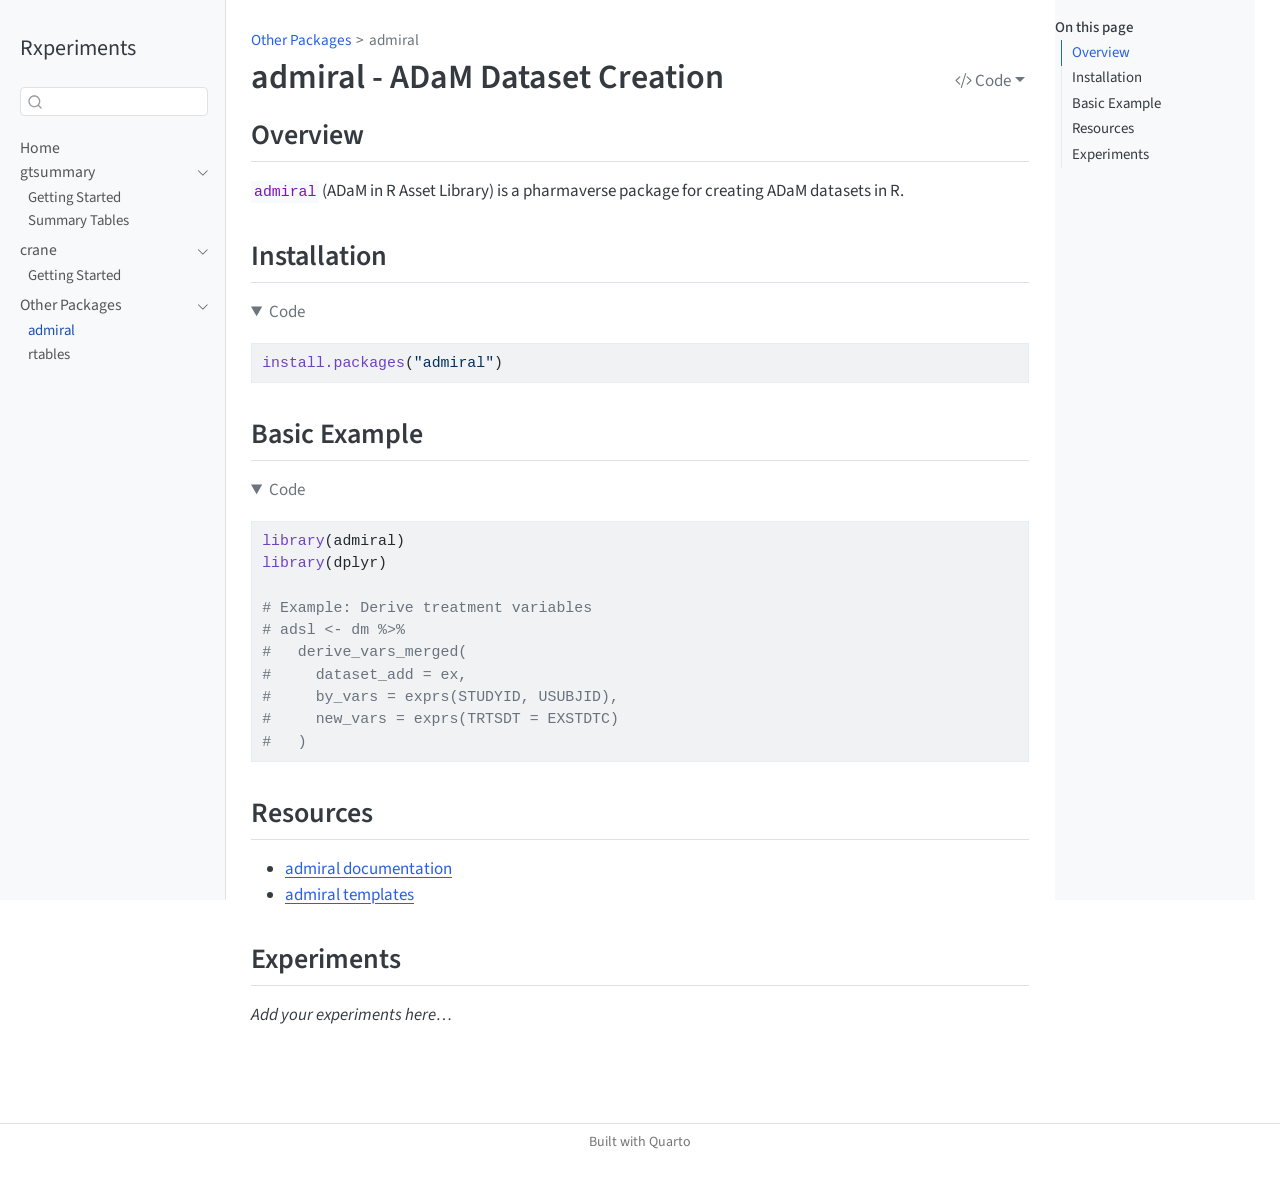
<file: docs/other/admiral.html>
<!DOCTYPE html>
<html xmlns="http://www.w3.org/1999/xhtml" lang="en" xml:lang="en"><head>

<meta charset="utf-8">
<meta name="generator" content="quarto-1.7.32">

<meta name="viewport" content="width=device-width, initial-scale=1.0, user-scalable=yes">


<title>admiral - ADaM Dataset Creation – Rxperiments</title>
<style>
code{white-space: pre-wrap;}
span.smallcaps{font-variant: small-caps;}
div.columns{display: flex; gap: min(4vw, 1.5em);}
div.column{flex: auto; overflow-x: auto;}
div.hanging-indent{margin-left: 1.5em; text-indent: -1.5em;}
ul.task-list{list-style: none;}
ul.task-list li input[type="checkbox"] {
  width: 0.8em;
  margin: 0 0.8em 0.2em -1em; /* quarto-specific, see https://github.com/quarto-dev/quarto-cli/issues/4556 */ 
  vertical-align: middle;
}
/* CSS for syntax highlighting */
html { -webkit-text-size-adjust: 100%; }
pre > code.sourceCode { white-space: pre; position: relative; }
pre > code.sourceCode > span { display: inline-block; line-height: 1.25; }
pre > code.sourceCode > span:empty { height: 1.2em; }
.sourceCode { overflow: visible; }
code.sourceCode > span { color: inherit; text-decoration: inherit; }
div.sourceCode { margin: 1em 0; }
pre.sourceCode { margin: 0; }
@media screen {
div.sourceCode { overflow: auto; }
}
@media print {
pre > code.sourceCode { white-space: pre-wrap; }
pre > code.sourceCode > span { text-indent: -5em; padding-left: 5em; }
}
pre.numberSource code
  { counter-reset: source-line 0; }
pre.numberSource code > span
  { position: relative; left: -4em; counter-increment: source-line; }
pre.numberSource code > span > a:first-child::before
  { content: counter(source-line);
    position: relative; left: -1em; text-align: right; vertical-align: baseline;
    border: none; display: inline-block;
    -webkit-touch-callout: none; -webkit-user-select: none;
    -khtml-user-select: none; -moz-user-select: none;
    -ms-user-select: none; user-select: none;
    padding: 0 4px; width: 4em;
  }
pre.numberSource { margin-left: 3em;  padding-left: 4px; }
div.sourceCode
  {   }
@media screen {
pre > code.sourceCode > span > a:first-child::before { text-decoration: underline; }
}
</style>


<script src="../site_libs/quarto-nav/quarto-nav.js"></script>
<script src="../site_libs/quarto-nav/headroom.min.js"></script>
<script src="../site_libs/clipboard/clipboard.min.js"></script>
<script src="../site_libs/quarto-search/autocomplete.umd.js"></script>
<script src="../site_libs/quarto-search/fuse.min.js"></script>
<script src="../site_libs/quarto-search/quarto-search.js"></script>
<meta name="quarto:offset" content="../">
<script src="../site_libs/quarto-html/quarto.js" type="module"></script>
<script src="../site_libs/quarto-html/tabsets/tabsets.js" type="module"></script>
<script src="../site_libs/quarto-html/popper.min.js"></script>
<script src="../site_libs/quarto-html/tippy.umd.min.js"></script>
<script src="../site_libs/quarto-html/anchor.min.js"></script>
<link href="../site_libs/quarto-html/tippy.css" rel="stylesheet">
<link href="../site_libs/quarto-html/quarto-syntax-highlighting-234273d1456647dabc34a594ac50e507.css" rel="stylesheet" id="quarto-text-highlighting-styles">
<script src="../site_libs/bootstrap/bootstrap.min.js"></script>
<link href="../site_libs/bootstrap/bootstrap-icons.css" rel="stylesheet">
<link href="../site_libs/bootstrap/bootstrap-ff532367c8fd0ed747ba449099e4ea4c.min.css" rel="stylesheet" append-hash="true" id="quarto-bootstrap" data-mode="light">
<script id="quarto-search-options" type="application/json">{
  "location": "sidebar",
  "copy-button": false,
  "collapse-after": 3,
  "panel-placement": "start",
  "type": "textbox",
  "limit": 50,
  "keyboard-shortcut": [
    "f",
    "/",
    "s"
  ],
  "show-item-context": false,
  "language": {
    "search-no-results-text": "No results",
    "search-matching-documents-text": "matching documents",
    "search-copy-link-title": "Copy link to search",
    "search-hide-matches-text": "Hide additional matches",
    "search-more-match-text": "more match in this document",
    "search-more-matches-text": "more matches in this document",
    "search-clear-button-title": "Clear",
    "search-text-placeholder": "",
    "search-detached-cancel-button-title": "Cancel",
    "search-submit-button-title": "Submit",
    "search-label": "Search"
  }
}</script>


<link rel="stylesheet" href="../styles.css">
</head>

<body class="nav-sidebar docked quarto-light">

<div id="quarto-search-results"></div>
  <header id="quarto-header" class="headroom fixed-top">
  <nav class="quarto-secondary-nav">
    <div class="container-fluid d-flex">
      <button type="button" class="quarto-btn-toggle btn" data-bs-toggle="collapse" role="button" data-bs-target=".quarto-sidebar-collapse-item" aria-controls="quarto-sidebar" aria-expanded="false" aria-label="Toggle sidebar navigation" onclick="if (window.quartoToggleHeadroom) { window.quartoToggleHeadroom(); }">
        <i class="bi bi-layout-text-sidebar-reverse"></i>
      </button>
        <nav class="quarto-page-breadcrumbs" aria-label="breadcrumb"><ol class="breadcrumb"><li class="breadcrumb-item"><a href="../other/admiral.html">Other Packages</a></li><li class="breadcrumb-item"><a href="../other/admiral.html">admiral</a></li></ol></nav>
        <a class="flex-grow-1" role="navigation" data-bs-toggle="collapse" data-bs-target=".quarto-sidebar-collapse-item" aria-controls="quarto-sidebar" aria-expanded="false" aria-label="Toggle sidebar navigation" onclick="if (window.quartoToggleHeadroom) { window.quartoToggleHeadroom(); }">      
        </a>
      <button type="button" class="btn quarto-search-button" aria-label="Search" onclick="window.quartoOpenSearch();">
        <i class="bi bi-search"></i>
      </button>
    </div>
  </nav>
</header>
<!-- content -->
<div id="quarto-content" class="quarto-container page-columns page-rows-contents page-layout-article">
<!-- sidebar -->
  <nav id="quarto-sidebar" class="sidebar collapse collapse-horizontal quarto-sidebar-collapse-item sidebar-navigation docked overflow-auto">
    <div class="pt-lg-2 mt-2 text-left sidebar-header">
    <div class="sidebar-title mb-0 py-0">
      <a href="../">Rxperiments</a> 
    </div>
      </div>
        <div class="mt-2 flex-shrink-0 align-items-center">
        <div class="sidebar-search">
        <div id="quarto-search" class="" title="Search"></div>
        </div>
        </div>
    <div class="sidebar-menu-container"> 
    <ul class="list-unstyled mt-1">
        <li class="sidebar-item">
  <div class="sidebar-item-container"> 
  <a href="../index.html" class="sidebar-item-text sidebar-link">
 <span class="menu-text">Home</span></a>
  </div>
</li>
        <li class="sidebar-item sidebar-item-section">
      <div class="sidebar-item-container"> 
            <a class="sidebar-item-text sidebar-link text-start" data-bs-toggle="collapse" data-bs-target="#quarto-sidebar-section-1" role="navigation" aria-expanded="true">
 <span class="menu-text">gtsummary</span></a>
          <a class="sidebar-item-toggle text-start" data-bs-toggle="collapse" data-bs-target="#quarto-sidebar-section-1" role="navigation" aria-expanded="true" aria-label="Toggle section">
            <i class="bi bi-chevron-right ms-2"></i>
          </a> 
      </div>
      <ul id="quarto-sidebar-section-1" class="collapse list-unstyled sidebar-section depth1 show">  
          <li class="sidebar-item">
  <div class="sidebar-item-container"> 
  <a href="../gtsummary/intro.html" class="sidebar-item-text sidebar-link">
 <span class="menu-text">Getting Started</span></a>
  </div>
</li>
          <li class="sidebar-item">
  <div class="sidebar-item-container"> 
  <a href="../gtsummary/tables.html" class="sidebar-item-text sidebar-link">
 <span class="menu-text">Summary Tables</span></a>
  </div>
</li>
      </ul>
  </li>
        <li class="sidebar-item sidebar-item-section">
      <div class="sidebar-item-container"> 
            <a class="sidebar-item-text sidebar-link text-start" data-bs-toggle="collapse" data-bs-target="#quarto-sidebar-section-2" role="navigation" aria-expanded="true">
 <span class="menu-text">crane</span></a>
          <a class="sidebar-item-toggle text-start" data-bs-toggle="collapse" data-bs-target="#quarto-sidebar-section-2" role="navigation" aria-expanded="true" aria-label="Toggle section">
            <i class="bi bi-chevron-right ms-2"></i>
          </a> 
      </div>
      <ul id="quarto-sidebar-section-2" class="collapse list-unstyled sidebar-section depth1 show">  
          <li class="sidebar-item">
  <div class="sidebar-item-container"> 
  <a href="../crane/intro.html" class="sidebar-item-text sidebar-link">
 <span class="menu-text">Getting Started</span></a>
  </div>
</li>
      </ul>
  </li>
        <li class="sidebar-item sidebar-item-section">
      <div class="sidebar-item-container"> 
            <a class="sidebar-item-text sidebar-link text-start" data-bs-toggle="collapse" data-bs-target="#quarto-sidebar-section-3" role="navigation" aria-expanded="true">
 <span class="menu-text">Other Packages</span></a>
          <a class="sidebar-item-toggle text-start" data-bs-toggle="collapse" data-bs-target="#quarto-sidebar-section-3" role="navigation" aria-expanded="true" aria-label="Toggle section">
            <i class="bi bi-chevron-right ms-2"></i>
          </a> 
      </div>
      <ul id="quarto-sidebar-section-3" class="collapse list-unstyled sidebar-section depth1 show">  
          <li class="sidebar-item">
  <div class="sidebar-item-container"> 
  <a href="../other/admiral.html" class="sidebar-item-text sidebar-link active">
 <span class="menu-text">admiral</span></a>
  </div>
</li>
          <li class="sidebar-item">
  <div class="sidebar-item-container"> 
  <a href="../other/rtables.html" class="sidebar-item-text sidebar-link">
 <span class="menu-text">rtables</span></a>
  </div>
</li>
      </ul>
  </li>
    </ul>
    </div>
</nav>
<div id="quarto-sidebar-glass" class="quarto-sidebar-collapse-item" data-bs-toggle="collapse" data-bs-target=".quarto-sidebar-collapse-item"></div>
<!-- margin-sidebar -->
    <div id="quarto-margin-sidebar" class="sidebar margin-sidebar">
        <nav id="TOC" role="doc-toc" class="toc-active">
    <h2 id="toc-title">On this page</h2>
   
  <ul>
  <li><a href="#overview" id="toc-overview" class="nav-link active" data-scroll-target="#overview">Overview</a></li>
  <li><a href="#installation" id="toc-installation" class="nav-link" data-scroll-target="#installation">Installation</a></li>
  <li><a href="#basic-example" id="toc-basic-example" class="nav-link" data-scroll-target="#basic-example">Basic Example</a></li>
  <li><a href="#resources" id="toc-resources" class="nav-link" data-scroll-target="#resources">Resources</a></li>
  <li><a href="#experiments" id="toc-experiments" class="nav-link" data-scroll-target="#experiments">Experiments</a></li>
  </ul>
</nav>
    </div>
<!-- main -->
<main class="content" id="quarto-document-content">

<header id="title-block-header" class="quarto-title-block default"><nav class="quarto-page-breadcrumbs quarto-title-breadcrumbs d-none d-lg-block" aria-label="breadcrumb"><ol class="breadcrumb"><li class="breadcrumb-item"><a href="../other/admiral.html">Other Packages</a></li><li class="breadcrumb-item"><a href="../other/admiral.html">admiral</a></li></ol></nav>
<div class="quarto-title">
<div class="quarto-title-block"><div><h1 class="title">admiral - ADaM Dataset Creation</h1><button type="button" class="btn code-tools-button dropdown-toggle" id="quarto-code-tools-menu" data-bs-toggle="dropdown" aria-expanded="false"><i class="bi"></i> Code</button><ul class="dropdown-menu dropdown-menu-end" aria-labelelledby="quarto-code-tools-menu"><li><a id="quarto-show-all-code" class="dropdown-item" href="javascript:void(0)" role="button">Show All Code</a></li><li><a id="quarto-hide-all-code" class="dropdown-item" href="javascript:void(0)" role="button">Hide All Code</a></li><li><hr class="dropdown-divider"></li><li><a id="quarto-view-source" class="dropdown-item" href="javascript:void(0)" role="button">View Source</a></li></ul></div></div>
</div>



<div class="quarto-title-meta">

    
  
    
  </div>
  


</header>


<section id="overview" class="level2">
<h2 class="anchored" data-anchor-id="overview">Overview</h2>
<p><code>admiral</code> (ADaM in R Asset Library) is a pharmaverse package for creating ADaM datasets in R.</p>
</section>
<section id="installation" class="level2">
<h2 class="anchored" data-anchor-id="installation">Installation</h2>
<div class="cell">
<details open="" class="code-fold">
<summary>Code</summary>
<div class="sourceCode cell-code" id="cb1"><pre class="sourceCode r code-with-copy"><code class="sourceCode r"><span id="cb1-1"><a href="#cb1-1" aria-hidden="true" tabindex="-1"></a><span class="fu">install.packages</span>(<span class="st">"admiral"</span>)</span></code><button title="Copy to Clipboard" class="code-copy-button"><i class="bi"></i></button></pre></div>
</details>
</div>
</section>
<section id="basic-example" class="level2">
<h2 class="anchored" data-anchor-id="basic-example">Basic Example</h2>
<div class="cell">
<details open="" class="code-fold">
<summary>Code</summary>
<div class="sourceCode cell-code" id="cb2"><pre class="sourceCode r code-with-copy"><code class="sourceCode r"><span id="cb2-1"><a href="#cb2-1" aria-hidden="true" tabindex="-1"></a><span class="fu">library</span>(admiral)</span>
<span id="cb2-2"><a href="#cb2-2" aria-hidden="true" tabindex="-1"></a><span class="fu">library</span>(dplyr)</span>
<span id="cb2-3"><a href="#cb2-3" aria-hidden="true" tabindex="-1"></a></span>
<span id="cb2-4"><a href="#cb2-4" aria-hidden="true" tabindex="-1"></a><span class="co"># Example: Derive treatment variables</span></span>
<span id="cb2-5"><a href="#cb2-5" aria-hidden="true" tabindex="-1"></a><span class="co"># adsl &lt;- dm %&gt;%</span></span>
<span id="cb2-6"><a href="#cb2-6" aria-hidden="true" tabindex="-1"></a><span class="co">#   derive_vars_merged(</span></span>
<span id="cb2-7"><a href="#cb2-7" aria-hidden="true" tabindex="-1"></a><span class="co">#     dataset_add = ex,</span></span>
<span id="cb2-8"><a href="#cb2-8" aria-hidden="true" tabindex="-1"></a><span class="co">#     by_vars = exprs(STUDYID, USUBJID),</span></span>
<span id="cb2-9"><a href="#cb2-9" aria-hidden="true" tabindex="-1"></a><span class="co">#     new_vars = exprs(TRTSDT = EXSTDTC)</span></span>
<span id="cb2-10"><a href="#cb2-10" aria-hidden="true" tabindex="-1"></a><span class="co">#   )</span></span></code><button title="Copy to Clipboard" class="code-copy-button"><i class="bi"></i></button></pre></div>
</details>
</div>
</section>
<section id="resources" class="level2">
<h2 class="anchored" data-anchor-id="resources">Resources</h2>
<ul>
<li><a href="https://pharmaverse.github.io/admiral/">admiral documentation</a></li>
<li><a href="https://pharmaverse.github.io/admiral/articles/admiral.html">admiral templates</a></li>
</ul>
</section>
<section id="experiments" class="level2">
<h2 class="anchored" data-anchor-id="experiments">Experiments</h2>
<p><em>Add your experiments here…</em></p>


<!-- -->

</section>

</main> <!-- /main -->
<script id="quarto-html-after-body" type="application/javascript">
  window.document.addEventListener("DOMContentLoaded", function (event) {
    const icon = "";
    const anchorJS = new window.AnchorJS();
    anchorJS.options = {
      placement: 'right',
      icon: icon
    };
    anchorJS.add('.anchored');
    const isCodeAnnotation = (el) => {
      for (const clz of el.classList) {
        if (clz.startsWith('code-annotation-')) {                     
          return true;
        }
      }
      return false;
    }
    const onCopySuccess = function(e) {
      // button target
      const button = e.trigger;
      // don't keep focus
      button.blur();
      // flash "checked"
      button.classList.add('code-copy-button-checked');
      var currentTitle = button.getAttribute("title");
      button.setAttribute("title", "Copied!");
      let tooltip;
      if (window.bootstrap) {
        button.setAttribute("data-bs-toggle", "tooltip");
        button.setAttribute("data-bs-placement", "left");
        button.setAttribute("data-bs-title", "Copied!");
        tooltip = new bootstrap.Tooltip(button, 
          { trigger: "manual", 
            customClass: "code-copy-button-tooltip",
            offset: [0, -8]});
        tooltip.show();    
      }
      setTimeout(function() {
        if (tooltip) {
          tooltip.hide();
          button.removeAttribute("data-bs-title");
          button.removeAttribute("data-bs-toggle");
          button.removeAttribute("data-bs-placement");
        }
        button.setAttribute("title", currentTitle);
        button.classList.remove('code-copy-button-checked');
      }, 1000);
      // clear code selection
      e.clearSelection();
    }
    const getTextToCopy = function(trigger) {
        const codeEl = trigger.previousElementSibling.cloneNode(true);
        for (const childEl of codeEl.children) {
          if (isCodeAnnotation(childEl)) {
            childEl.remove();
          }
        }
        return codeEl.innerText;
    }
    const clipboard = new window.ClipboardJS('.code-copy-button:not([data-in-quarto-modal])', {
      text: getTextToCopy
    });
    clipboard.on('success', onCopySuccess);
    if (window.document.getElementById('quarto-embedded-source-code-modal')) {
      const clipboardModal = new window.ClipboardJS('.code-copy-button[data-in-quarto-modal]', {
        text: getTextToCopy,
        container: window.document.getElementById('quarto-embedded-source-code-modal')
      });
      clipboardModal.on('success', onCopySuccess);
    }
    const viewSource = window.document.getElementById('quarto-view-source') ||
                       window.document.getElementById('quarto-code-tools-source');
    if (viewSource) {
      const sourceUrl = viewSource.getAttribute("data-quarto-source-url");
      viewSource.addEventListener("click", function(e) {
        if (sourceUrl) {
          // rstudio viewer pane
          if (/\bcapabilities=\b/.test(window.location)) {
            window.open(sourceUrl);
          } else {
            window.location.href = sourceUrl;
          }
        } else {
          const modal = new bootstrap.Modal(document.getElementById('quarto-embedded-source-code-modal'));
          modal.show();
        }
        return false;
      });
    }
    function toggleCodeHandler(show) {
      return function(e) {
        const detailsSrc = window.document.querySelectorAll(".cell > details > .sourceCode");
        for (let i=0; i<detailsSrc.length; i++) {
          const details = detailsSrc[i].parentElement;
          if (show) {
            details.open = true;
          } else {
            details.removeAttribute("open");
          }
        }
        const cellCodeDivs = window.document.querySelectorAll(".cell > .sourceCode");
        const fromCls = show ? "hidden" : "unhidden";
        const toCls = show ? "unhidden" : "hidden";
        for (let i=0; i<cellCodeDivs.length; i++) {
          const codeDiv = cellCodeDivs[i];
          if (codeDiv.classList.contains(fromCls)) {
            codeDiv.classList.remove(fromCls);
            codeDiv.classList.add(toCls);
          } 
        }
        return false;
      }
    }
    const hideAllCode = window.document.getElementById("quarto-hide-all-code");
    if (hideAllCode) {
      hideAllCode.addEventListener("click", toggleCodeHandler(false));
    }
    const showAllCode = window.document.getElementById("quarto-show-all-code");
    if (showAllCode) {
      showAllCode.addEventListener("click", toggleCodeHandler(true));
    }
      var localhostRegex = new RegExp(/^(?:http|https):\/\/localhost\:?[0-9]*\//);
      var mailtoRegex = new RegExp(/^mailto:/);
        var filterRegex = new RegExp('/' + window.location.host + '/');
      var isInternal = (href) => {
          return filterRegex.test(href) || localhostRegex.test(href) || mailtoRegex.test(href);
      }
      // Inspect non-navigation links and adorn them if external
     var links = window.document.querySelectorAll('a[href]:not(.nav-link):not(.navbar-brand):not(.toc-action):not(.sidebar-link):not(.sidebar-item-toggle):not(.pagination-link):not(.no-external):not([aria-hidden]):not(.dropdown-item):not(.quarto-navigation-tool):not(.about-link)');
      for (var i=0; i<links.length; i++) {
        const link = links[i];
        if (!isInternal(link.href)) {
          // undo the damage that might have been done by quarto-nav.js in the case of
          // links that we want to consider external
          if (link.dataset.originalHref !== undefined) {
            link.href = link.dataset.originalHref;
          }
        }
      }
    function tippyHover(el, contentFn, onTriggerFn, onUntriggerFn) {
      const config = {
        allowHTML: true,
        maxWidth: 500,
        delay: 100,
        arrow: false,
        appendTo: function(el) {
            return el.parentElement;
        },
        interactive: true,
        interactiveBorder: 10,
        theme: 'quarto',
        placement: 'bottom-start',
      };
      if (contentFn) {
        config.content = contentFn;
      }
      if (onTriggerFn) {
        config.onTrigger = onTriggerFn;
      }
      if (onUntriggerFn) {
        config.onUntrigger = onUntriggerFn;
      }
      window.tippy(el, config); 
    }
    const noterefs = window.document.querySelectorAll('a[role="doc-noteref"]');
    for (var i=0; i<noterefs.length; i++) {
      const ref = noterefs[i];
      tippyHover(ref, function() {
        // use id or data attribute instead here
        let href = ref.getAttribute('data-footnote-href') || ref.getAttribute('href');
        try { href = new URL(href).hash; } catch {}
        const id = href.replace(/^#\/?/, "");
        const note = window.document.getElementById(id);
        if (note) {
          return note.innerHTML;
        } else {
          return "";
        }
      });
    }
    const xrefs = window.document.querySelectorAll('a.quarto-xref');
    const processXRef = (id, note) => {
      // Strip column container classes
      const stripColumnClz = (el) => {
        el.classList.remove("page-full", "page-columns");
        if (el.children) {
          for (const child of el.children) {
            stripColumnClz(child);
          }
        }
      }
      stripColumnClz(note)
      if (id === null || id.startsWith('sec-')) {
        // Special case sections, only their first couple elements
        const container = document.createElement("div");
        if (note.children && note.children.length > 2) {
          container.appendChild(note.children[0].cloneNode(true));
          for (let i = 1; i < note.children.length; i++) {
            const child = note.children[i];
            if (child.tagName === "P" && child.innerText === "") {
              continue;
            } else {
              container.appendChild(child.cloneNode(true));
              break;
            }
          }
          if (window.Quarto?.typesetMath) {
            window.Quarto.typesetMath(container);
          }
          return container.innerHTML
        } else {
          if (window.Quarto?.typesetMath) {
            window.Quarto.typesetMath(note);
          }
          return note.innerHTML;
        }
      } else {
        // Remove any anchor links if they are present
        const anchorLink = note.querySelector('a.anchorjs-link');
        if (anchorLink) {
          anchorLink.remove();
        }
        if (window.Quarto?.typesetMath) {
          window.Quarto.typesetMath(note);
        }
        if (note.classList.contains("callout")) {
          return note.outerHTML;
        } else {
          return note.innerHTML;
        }
      }
    }
    for (var i=0; i<xrefs.length; i++) {
      const xref = xrefs[i];
      tippyHover(xref, undefined, function(instance) {
        instance.disable();
        let url = xref.getAttribute('href');
        let hash = undefined; 
        if (url.startsWith('#')) {
          hash = url;
        } else {
          try { hash = new URL(url).hash; } catch {}
        }
        if (hash) {
          const id = hash.replace(/^#\/?/, "");
          const note = window.document.getElementById(id);
          if (note !== null) {
            try {
              const html = processXRef(id, note.cloneNode(true));
              instance.setContent(html);
            } finally {
              instance.enable();
              instance.show();
            }
          } else {
            // See if we can fetch this
            fetch(url.split('#')[0])
            .then(res => res.text())
            .then(html => {
              const parser = new DOMParser();
              const htmlDoc = parser.parseFromString(html, "text/html");
              const note = htmlDoc.getElementById(id);
              if (note !== null) {
                const html = processXRef(id, note);
                instance.setContent(html);
              } 
            }).finally(() => {
              instance.enable();
              instance.show();
            });
          }
        } else {
          // See if we can fetch a full url (with no hash to target)
          // This is a special case and we should probably do some content thinning / targeting
          fetch(url)
          .then(res => res.text())
          .then(html => {
            const parser = new DOMParser();
            const htmlDoc = parser.parseFromString(html, "text/html");
            const note = htmlDoc.querySelector('main.content');
            if (note !== null) {
              // This should only happen for chapter cross references
              // (since there is no id in the URL)
              // remove the first header
              if (note.children.length > 0 && note.children[0].tagName === "HEADER") {
                note.children[0].remove();
              }
              const html = processXRef(null, note);
              instance.setContent(html);
            } 
          }).finally(() => {
            instance.enable();
            instance.show();
          });
        }
      }, function(instance) {
      });
    }
        let selectedAnnoteEl;
        const selectorForAnnotation = ( cell, annotation) => {
          let cellAttr = 'data-code-cell="' + cell + '"';
          let lineAttr = 'data-code-annotation="' +  annotation + '"';
          const selector = 'span[' + cellAttr + '][' + lineAttr + ']';
          return selector;
        }
        const selectCodeLines = (annoteEl) => {
          const doc = window.document;
          const targetCell = annoteEl.getAttribute("data-target-cell");
          const targetAnnotation = annoteEl.getAttribute("data-target-annotation");
          const annoteSpan = window.document.querySelector(selectorForAnnotation(targetCell, targetAnnotation));
          const lines = annoteSpan.getAttribute("data-code-lines").split(",");
          const lineIds = lines.map((line) => {
            return targetCell + "-" + line;
          })
          let top = null;
          let height = null;
          let parent = null;
          if (lineIds.length > 0) {
              //compute the position of the single el (top and bottom and make a div)
              const el = window.document.getElementById(lineIds[0]);
              top = el.offsetTop;
              height = el.offsetHeight;
              parent = el.parentElement.parentElement;
            if (lineIds.length > 1) {
              const lastEl = window.document.getElementById(lineIds[lineIds.length - 1]);
              const bottom = lastEl.offsetTop + lastEl.offsetHeight;
              height = bottom - top;
            }
            if (top !== null && height !== null && parent !== null) {
              // cook up a div (if necessary) and position it 
              let div = window.document.getElementById("code-annotation-line-highlight");
              if (div === null) {
                div = window.document.createElement("div");
                div.setAttribute("id", "code-annotation-line-highlight");
                div.style.position = 'absolute';
                parent.appendChild(div);
              }
              div.style.top = top - 2 + "px";
              div.style.height = height + 4 + "px";
              div.style.left = 0;
              let gutterDiv = window.document.getElementById("code-annotation-line-highlight-gutter");
              if (gutterDiv === null) {
                gutterDiv = window.document.createElement("div");
                gutterDiv.setAttribute("id", "code-annotation-line-highlight-gutter");
                gutterDiv.style.position = 'absolute';
                const codeCell = window.document.getElementById(targetCell);
                const gutter = codeCell.querySelector('.code-annotation-gutter');
                gutter.appendChild(gutterDiv);
              }
              gutterDiv.style.top = top - 2 + "px";
              gutterDiv.style.height = height + 4 + "px";
            }
            selectedAnnoteEl = annoteEl;
          }
        };
        const unselectCodeLines = () => {
          const elementsIds = ["code-annotation-line-highlight", "code-annotation-line-highlight-gutter"];
          elementsIds.forEach((elId) => {
            const div = window.document.getElementById(elId);
            if (div) {
              div.remove();
            }
          });
          selectedAnnoteEl = undefined;
        };
          // Handle positioning of the toggle
      window.addEventListener(
        "resize",
        throttle(() => {
          elRect = undefined;
          if (selectedAnnoteEl) {
            selectCodeLines(selectedAnnoteEl);
          }
        }, 10)
      );
      function throttle(fn, ms) {
      let throttle = false;
      let timer;
        return (...args) => {
          if(!throttle) { // first call gets through
              fn.apply(this, args);
              throttle = true;
          } else { // all the others get throttled
              if(timer) clearTimeout(timer); // cancel #2
              timer = setTimeout(() => {
                fn.apply(this, args);
                timer = throttle = false;
              }, ms);
          }
        };
      }
        // Attach click handler to the DT
        const annoteDls = window.document.querySelectorAll('dt[data-target-cell]');
        for (const annoteDlNode of annoteDls) {
          annoteDlNode.addEventListener('click', (event) => {
            const clickedEl = event.target;
            if (clickedEl !== selectedAnnoteEl) {
              unselectCodeLines();
              const activeEl = window.document.querySelector('dt[data-target-cell].code-annotation-active');
              if (activeEl) {
                activeEl.classList.remove('code-annotation-active');
              }
              selectCodeLines(clickedEl);
              clickedEl.classList.add('code-annotation-active');
            } else {
              // Unselect the line
              unselectCodeLines();
              clickedEl.classList.remove('code-annotation-active');
            }
          });
        }
    const findCites = (el) => {
      const parentEl = el.parentElement;
      if (parentEl) {
        const cites = parentEl.dataset.cites;
        if (cites) {
          return {
            el,
            cites: cites.split(' ')
          };
        } else {
          return findCites(el.parentElement)
        }
      } else {
        return undefined;
      }
    };
    var bibliorefs = window.document.querySelectorAll('a[role="doc-biblioref"]');
    for (var i=0; i<bibliorefs.length; i++) {
      const ref = bibliorefs[i];
      const citeInfo = findCites(ref);
      if (citeInfo) {
        tippyHover(citeInfo.el, function() {
          var popup = window.document.createElement('div');
          citeInfo.cites.forEach(function(cite) {
            var citeDiv = window.document.createElement('div');
            citeDiv.classList.add('hanging-indent');
            citeDiv.classList.add('csl-entry');
            var biblioDiv = window.document.getElementById('ref-' + cite);
            if (biblioDiv) {
              citeDiv.innerHTML = biblioDiv.innerHTML;
            }
            popup.appendChild(citeDiv);
          });
          return popup.innerHTML;
        });
      }
    }
  });
  </script><div class="modal fade" id="quarto-embedded-source-code-modal" tabindex="-1" aria-labelledby="quarto-embedded-source-code-modal-label" aria-hidden="true"><div class="modal-dialog modal-dialog-scrollable"><div class="modal-content"><div class="modal-header"><h5 class="modal-title" id="quarto-embedded-source-code-modal-label">Source Code</h5><button class="btn-close" data-bs-dismiss="modal"></button></div><div class="modal-body"><div class="">
<div class="sourceCode" id="cb3" data-shortcodes="false"><pre class="sourceCode markdown code-with-copy"><code class="sourceCode markdown"><span id="cb3-1"><a href="#cb3-1" aria-hidden="true" tabindex="-1"></a><span class="co">---</span></span>
<span id="cb3-2"><a href="#cb3-2" aria-hidden="true" tabindex="-1"></a><span class="an">title:</span><span class="co"> "admiral - ADaM Dataset Creation"</span></span>
<span id="cb3-3"><a href="#cb3-3" aria-hidden="true" tabindex="-1"></a><span class="co">---</span></span>
<span id="cb3-4"><a href="#cb3-4" aria-hidden="true" tabindex="-1"></a></span>
<span id="cb3-5"><a href="#cb3-5" aria-hidden="true" tabindex="-1"></a><span class="fu">## Overview</span></span>
<span id="cb3-6"><a href="#cb3-6" aria-hidden="true" tabindex="-1"></a></span>
<span id="cb3-7"><a href="#cb3-7" aria-hidden="true" tabindex="-1"></a><span class="in">`admiral`</span> (ADaM in R Asset Library) is a pharmaverse package for creating ADaM datasets in R.</span>
<span id="cb3-8"><a href="#cb3-8" aria-hidden="true" tabindex="-1"></a></span>
<span id="cb3-9"><a href="#cb3-9" aria-hidden="true" tabindex="-1"></a><span class="fu">## Installation</span></span>
<span id="cb3-10"><a href="#cb3-10" aria-hidden="true" tabindex="-1"></a></span>
<span id="cb3-13"><a href="#cb3-13" aria-hidden="true" tabindex="-1"></a><span class="in">```{r}</span></span>
<span id="cb3-14"><a href="#cb3-14" aria-hidden="true" tabindex="-1"></a><span class="co">#| eval: false</span></span>
<span id="cb3-15"><a href="#cb3-15" aria-hidden="true" tabindex="-1"></a><span class="fu">install.packages</span>(<span class="st">"admiral"</span>)</span>
<span id="cb3-16"><a href="#cb3-16" aria-hidden="true" tabindex="-1"></a><span class="in">```</span></span>
<span id="cb3-17"><a href="#cb3-17" aria-hidden="true" tabindex="-1"></a></span>
<span id="cb3-18"><a href="#cb3-18" aria-hidden="true" tabindex="-1"></a><span class="fu">## Basic Example</span></span>
<span id="cb3-19"><a href="#cb3-19" aria-hidden="true" tabindex="-1"></a></span>
<span id="cb3-22"><a href="#cb3-22" aria-hidden="true" tabindex="-1"></a><span class="in">```{r}</span></span>
<span id="cb3-23"><a href="#cb3-23" aria-hidden="true" tabindex="-1"></a><span class="co">#| eval: false</span></span>
<span id="cb3-24"><a href="#cb3-24" aria-hidden="true" tabindex="-1"></a><span class="fu">library</span>(admiral)</span>
<span id="cb3-25"><a href="#cb3-25" aria-hidden="true" tabindex="-1"></a><span class="fu">library</span>(dplyr)</span>
<span id="cb3-26"><a href="#cb3-26" aria-hidden="true" tabindex="-1"></a></span>
<span id="cb3-27"><a href="#cb3-27" aria-hidden="true" tabindex="-1"></a><span class="co"># Example: Derive treatment variables</span></span>
<span id="cb3-28"><a href="#cb3-28" aria-hidden="true" tabindex="-1"></a><span class="co"># adsl &lt;- dm %&gt;%</span></span>
<span id="cb3-29"><a href="#cb3-29" aria-hidden="true" tabindex="-1"></a><span class="co">#   derive_vars_merged(</span></span>
<span id="cb3-30"><a href="#cb3-30" aria-hidden="true" tabindex="-1"></a><span class="co">#     dataset_add = ex,</span></span>
<span id="cb3-31"><a href="#cb3-31" aria-hidden="true" tabindex="-1"></a><span class="co">#     by_vars = exprs(STUDYID, USUBJID),</span></span>
<span id="cb3-32"><a href="#cb3-32" aria-hidden="true" tabindex="-1"></a><span class="co">#     new_vars = exprs(TRTSDT = EXSTDTC)</span></span>
<span id="cb3-33"><a href="#cb3-33" aria-hidden="true" tabindex="-1"></a><span class="co">#   )</span></span>
<span id="cb3-34"><a href="#cb3-34" aria-hidden="true" tabindex="-1"></a><span class="in">```</span></span>
<span id="cb3-35"><a href="#cb3-35" aria-hidden="true" tabindex="-1"></a></span>
<span id="cb3-36"><a href="#cb3-36" aria-hidden="true" tabindex="-1"></a><span class="fu">## Resources</span></span>
<span id="cb3-37"><a href="#cb3-37" aria-hidden="true" tabindex="-1"></a></span>
<span id="cb3-38"><a href="#cb3-38" aria-hidden="true" tabindex="-1"></a><span class="ss">- </span><span class="co">[</span><span class="ot">admiral documentation</span><span class="co">](https://pharmaverse.github.io/admiral/)</span></span>
<span id="cb3-39"><a href="#cb3-39" aria-hidden="true" tabindex="-1"></a><span class="ss">- </span><span class="co">[</span><span class="ot">admiral templates</span><span class="co">](https://pharmaverse.github.io/admiral/articles/admiral.html)</span></span>
<span id="cb3-40"><a href="#cb3-40" aria-hidden="true" tabindex="-1"></a></span>
<span id="cb3-41"><a href="#cb3-41" aria-hidden="true" tabindex="-1"></a><span class="fu">## Experiments</span></span>
<span id="cb3-42"><a href="#cb3-42" aria-hidden="true" tabindex="-1"></a></span>
<span id="cb3-43"><a href="#cb3-43" aria-hidden="true" tabindex="-1"></a>*Add your experiments here...*</span>
</code><button title="Copy to Clipboard" class="code-copy-button" data-in-quarto-modal=""><i class="bi"></i></button></pre></div>
</div></div></div></div></div>
</div> <!-- /content -->
<footer class="footer">
  <div class="nav-footer">
    <div class="nav-footer-left">
      &nbsp;
    </div>   
    <div class="nav-footer-center">
<p>Built with Quarto</p>
</div>
    <div class="nav-footer-right">
      &nbsp;
    </div>
  </div>
</footer>




</body></html>
</file>
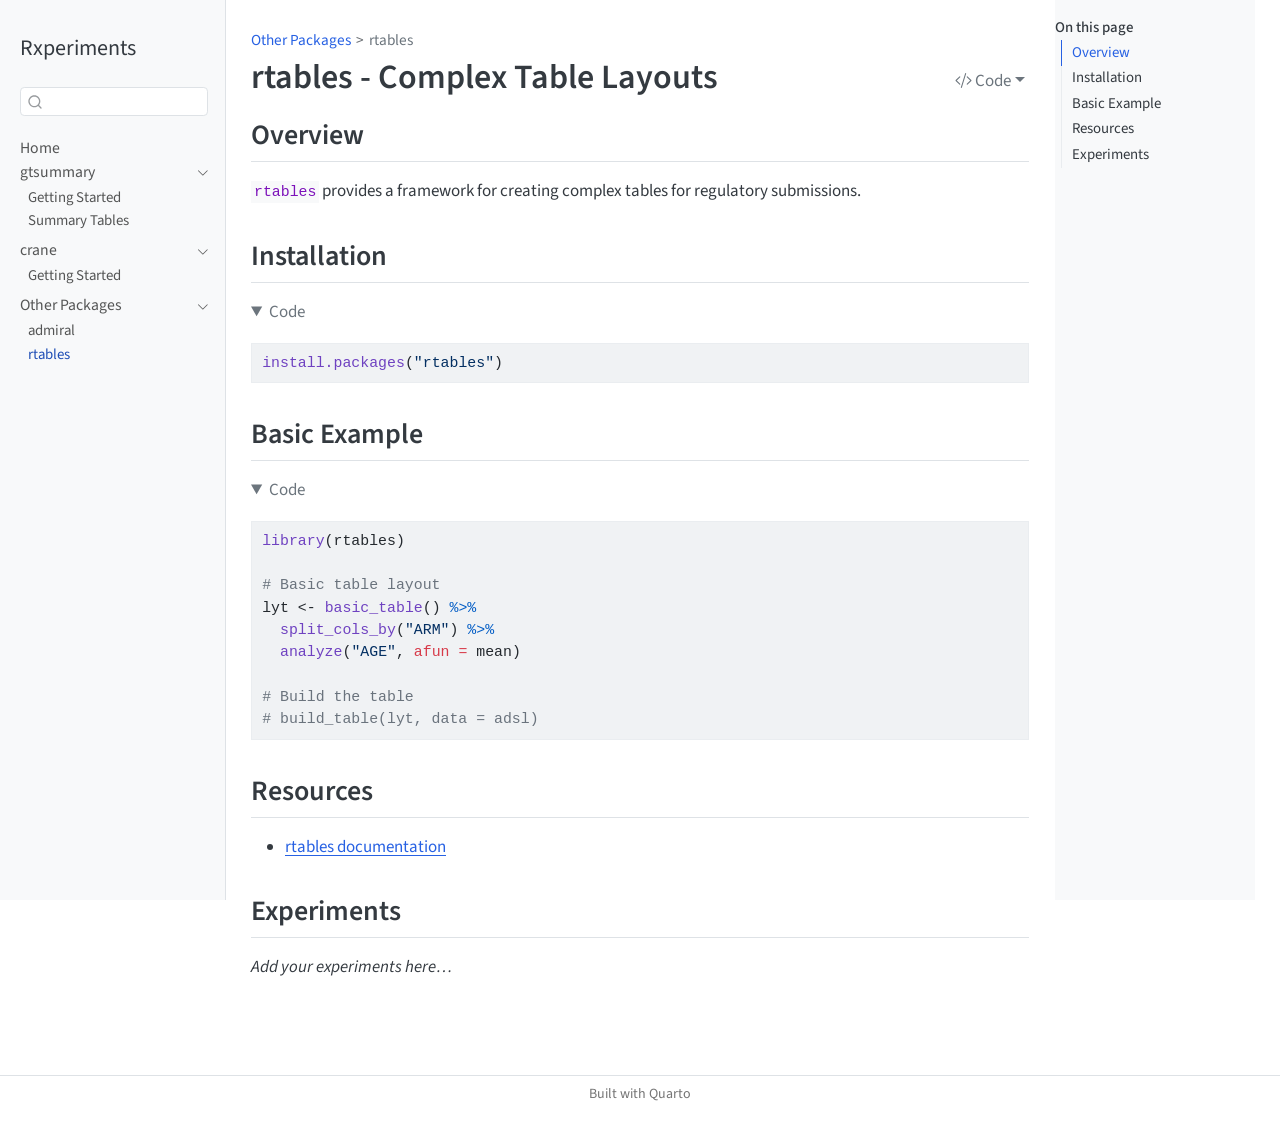
<file: docs/other/rtables.html>
<!DOCTYPE html>
<html xmlns="http://www.w3.org/1999/xhtml" lang="en" xml:lang="en"><head>

<meta charset="utf-8">
<meta name="generator" content="quarto-1.7.32">

<meta name="viewport" content="width=device-width, initial-scale=1.0, user-scalable=yes">


<title>rtables - Complex Table Layouts – Rxperiments</title>
<style>
code{white-space: pre-wrap;}
span.smallcaps{font-variant: small-caps;}
div.columns{display: flex; gap: min(4vw, 1.5em);}
div.column{flex: auto; overflow-x: auto;}
div.hanging-indent{margin-left: 1.5em; text-indent: -1.5em;}
ul.task-list{list-style: none;}
ul.task-list li input[type="checkbox"] {
  width: 0.8em;
  margin: 0 0.8em 0.2em -1em; /* quarto-specific, see https://github.com/quarto-dev/quarto-cli/issues/4556 */ 
  vertical-align: middle;
}
/* CSS for syntax highlighting */
html { -webkit-text-size-adjust: 100%; }
pre > code.sourceCode { white-space: pre; position: relative; }
pre > code.sourceCode > span { display: inline-block; line-height: 1.25; }
pre > code.sourceCode > span:empty { height: 1.2em; }
.sourceCode { overflow: visible; }
code.sourceCode > span { color: inherit; text-decoration: inherit; }
div.sourceCode { margin: 1em 0; }
pre.sourceCode { margin: 0; }
@media screen {
div.sourceCode { overflow: auto; }
}
@media print {
pre > code.sourceCode { white-space: pre-wrap; }
pre > code.sourceCode > span { text-indent: -5em; padding-left: 5em; }
}
pre.numberSource code
  { counter-reset: source-line 0; }
pre.numberSource code > span
  { position: relative; left: -4em; counter-increment: source-line; }
pre.numberSource code > span > a:first-child::before
  { content: counter(source-line);
    position: relative; left: -1em; text-align: right; vertical-align: baseline;
    border: none; display: inline-block;
    -webkit-touch-callout: none; -webkit-user-select: none;
    -khtml-user-select: none; -moz-user-select: none;
    -ms-user-select: none; user-select: none;
    padding: 0 4px; width: 4em;
  }
pre.numberSource { margin-left: 3em;  padding-left: 4px; }
div.sourceCode
  {   }
@media screen {
pre > code.sourceCode > span > a:first-child::before { text-decoration: underline; }
}
</style>


<script src="../site_libs/quarto-nav/quarto-nav.js"></script>
<script src="../site_libs/quarto-nav/headroom.min.js"></script>
<script src="../site_libs/clipboard/clipboard.min.js"></script>
<script src="../site_libs/quarto-search/autocomplete.umd.js"></script>
<script src="../site_libs/quarto-search/fuse.min.js"></script>
<script src="../site_libs/quarto-search/quarto-search.js"></script>
<meta name="quarto:offset" content="../">
<script src="../site_libs/quarto-html/quarto.js" type="module"></script>
<script src="../site_libs/quarto-html/tabsets/tabsets.js" type="module"></script>
<script src="../site_libs/quarto-html/popper.min.js"></script>
<script src="../site_libs/quarto-html/tippy.umd.min.js"></script>
<script src="../site_libs/quarto-html/anchor.min.js"></script>
<link href="../site_libs/quarto-html/tippy.css" rel="stylesheet">
<link href="../site_libs/quarto-html/quarto-syntax-highlighting-234273d1456647dabc34a594ac50e507.css" rel="stylesheet" id="quarto-text-highlighting-styles">
<script src="../site_libs/bootstrap/bootstrap.min.js"></script>
<link href="../site_libs/bootstrap/bootstrap-icons.css" rel="stylesheet">
<link href="../site_libs/bootstrap/bootstrap-ff532367c8fd0ed747ba449099e4ea4c.min.css" rel="stylesheet" append-hash="true" id="quarto-bootstrap" data-mode="light">
<script id="quarto-search-options" type="application/json">{
  "location": "sidebar",
  "copy-button": false,
  "collapse-after": 3,
  "panel-placement": "start",
  "type": "textbox",
  "limit": 50,
  "keyboard-shortcut": [
    "f",
    "/",
    "s"
  ],
  "show-item-context": false,
  "language": {
    "search-no-results-text": "No results",
    "search-matching-documents-text": "matching documents",
    "search-copy-link-title": "Copy link to search",
    "search-hide-matches-text": "Hide additional matches",
    "search-more-match-text": "more match in this document",
    "search-more-matches-text": "more matches in this document",
    "search-clear-button-title": "Clear",
    "search-text-placeholder": "",
    "search-detached-cancel-button-title": "Cancel",
    "search-submit-button-title": "Submit",
    "search-label": "Search"
  }
}</script>


<link rel="stylesheet" href="../styles.css">
</head>

<body class="nav-sidebar docked quarto-light">

<div id="quarto-search-results"></div>
  <header id="quarto-header" class="headroom fixed-top">
  <nav class="quarto-secondary-nav">
    <div class="container-fluid d-flex">
      <button type="button" class="quarto-btn-toggle btn" data-bs-toggle="collapse" role="button" data-bs-target=".quarto-sidebar-collapse-item" aria-controls="quarto-sidebar" aria-expanded="false" aria-label="Toggle sidebar navigation" onclick="if (window.quartoToggleHeadroom) { window.quartoToggleHeadroom(); }">
        <i class="bi bi-layout-text-sidebar-reverse"></i>
      </button>
        <nav class="quarto-page-breadcrumbs" aria-label="breadcrumb"><ol class="breadcrumb"><li class="breadcrumb-item"><a href="../other/admiral.html">Other Packages</a></li><li class="breadcrumb-item"><a href="../other/rtables.html">rtables</a></li></ol></nav>
        <a class="flex-grow-1" role="navigation" data-bs-toggle="collapse" data-bs-target=".quarto-sidebar-collapse-item" aria-controls="quarto-sidebar" aria-expanded="false" aria-label="Toggle sidebar navigation" onclick="if (window.quartoToggleHeadroom) { window.quartoToggleHeadroom(); }">      
        </a>
      <button type="button" class="btn quarto-search-button" aria-label="Search" onclick="window.quartoOpenSearch();">
        <i class="bi bi-search"></i>
      </button>
    </div>
  </nav>
</header>
<!-- content -->
<div id="quarto-content" class="quarto-container page-columns page-rows-contents page-layout-article">
<!-- sidebar -->
  <nav id="quarto-sidebar" class="sidebar collapse collapse-horizontal quarto-sidebar-collapse-item sidebar-navigation docked overflow-auto">
    <div class="pt-lg-2 mt-2 text-left sidebar-header">
    <div class="sidebar-title mb-0 py-0">
      <a href="../">Rxperiments</a> 
    </div>
      </div>
        <div class="mt-2 flex-shrink-0 align-items-center">
        <div class="sidebar-search">
        <div id="quarto-search" class="" title="Search"></div>
        </div>
        </div>
    <div class="sidebar-menu-container"> 
    <ul class="list-unstyled mt-1">
        <li class="sidebar-item">
  <div class="sidebar-item-container"> 
  <a href="../index.html" class="sidebar-item-text sidebar-link">
 <span class="menu-text">Home</span></a>
  </div>
</li>
        <li class="sidebar-item sidebar-item-section">
      <div class="sidebar-item-container"> 
            <a class="sidebar-item-text sidebar-link text-start" data-bs-toggle="collapse" data-bs-target="#quarto-sidebar-section-1" role="navigation" aria-expanded="true">
 <span class="menu-text">gtsummary</span></a>
          <a class="sidebar-item-toggle text-start" data-bs-toggle="collapse" data-bs-target="#quarto-sidebar-section-1" role="navigation" aria-expanded="true" aria-label="Toggle section">
            <i class="bi bi-chevron-right ms-2"></i>
          </a> 
      </div>
      <ul id="quarto-sidebar-section-1" class="collapse list-unstyled sidebar-section depth1 show">  
          <li class="sidebar-item">
  <div class="sidebar-item-container"> 
  <a href="../gtsummary/intro.html" class="sidebar-item-text sidebar-link">
 <span class="menu-text">Getting Started</span></a>
  </div>
</li>
          <li class="sidebar-item">
  <div class="sidebar-item-container"> 
  <a href="../gtsummary/tables.html" class="sidebar-item-text sidebar-link">
 <span class="menu-text">Summary Tables</span></a>
  </div>
</li>
      </ul>
  </li>
        <li class="sidebar-item sidebar-item-section">
      <div class="sidebar-item-container"> 
            <a class="sidebar-item-text sidebar-link text-start" data-bs-toggle="collapse" data-bs-target="#quarto-sidebar-section-2" role="navigation" aria-expanded="true">
 <span class="menu-text">crane</span></a>
          <a class="sidebar-item-toggle text-start" data-bs-toggle="collapse" data-bs-target="#quarto-sidebar-section-2" role="navigation" aria-expanded="true" aria-label="Toggle section">
            <i class="bi bi-chevron-right ms-2"></i>
          </a> 
      </div>
      <ul id="quarto-sidebar-section-2" class="collapse list-unstyled sidebar-section depth1 show">  
          <li class="sidebar-item">
  <div class="sidebar-item-container"> 
  <a href="../crane/intro.html" class="sidebar-item-text sidebar-link">
 <span class="menu-text">Getting Started</span></a>
  </div>
</li>
      </ul>
  </li>
        <li class="sidebar-item sidebar-item-section">
      <div class="sidebar-item-container"> 
            <a class="sidebar-item-text sidebar-link text-start" data-bs-toggle="collapse" data-bs-target="#quarto-sidebar-section-3" role="navigation" aria-expanded="true">
 <span class="menu-text">Other Packages</span></a>
          <a class="sidebar-item-toggle text-start" data-bs-toggle="collapse" data-bs-target="#quarto-sidebar-section-3" role="navigation" aria-expanded="true" aria-label="Toggle section">
            <i class="bi bi-chevron-right ms-2"></i>
          </a> 
      </div>
      <ul id="quarto-sidebar-section-3" class="collapse list-unstyled sidebar-section depth1 show">  
          <li class="sidebar-item">
  <div class="sidebar-item-container"> 
  <a href="../other/admiral.html" class="sidebar-item-text sidebar-link">
 <span class="menu-text">admiral</span></a>
  </div>
</li>
          <li class="sidebar-item">
  <div class="sidebar-item-container"> 
  <a href="../other/rtables.html" class="sidebar-item-text sidebar-link active">
 <span class="menu-text">rtables</span></a>
  </div>
</li>
      </ul>
  </li>
    </ul>
    </div>
</nav>
<div id="quarto-sidebar-glass" class="quarto-sidebar-collapse-item" data-bs-toggle="collapse" data-bs-target=".quarto-sidebar-collapse-item"></div>
<!-- margin-sidebar -->
    <div id="quarto-margin-sidebar" class="sidebar margin-sidebar">
        <nav id="TOC" role="doc-toc" class="toc-active">
    <h2 id="toc-title">On this page</h2>
   
  <ul>
  <li><a href="#overview" id="toc-overview" class="nav-link active" data-scroll-target="#overview">Overview</a></li>
  <li><a href="#installation" id="toc-installation" class="nav-link" data-scroll-target="#installation">Installation</a></li>
  <li><a href="#basic-example" id="toc-basic-example" class="nav-link" data-scroll-target="#basic-example">Basic Example</a></li>
  <li><a href="#resources" id="toc-resources" class="nav-link" data-scroll-target="#resources">Resources</a></li>
  <li><a href="#experiments" id="toc-experiments" class="nav-link" data-scroll-target="#experiments">Experiments</a></li>
  </ul>
</nav>
    </div>
<!-- main -->
<main class="content" id="quarto-document-content">

<header id="title-block-header" class="quarto-title-block default"><nav class="quarto-page-breadcrumbs quarto-title-breadcrumbs d-none d-lg-block" aria-label="breadcrumb"><ol class="breadcrumb"><li class="breadcrumb-item"><a href="../other/admiral.html">Other Packages</a></li><li class="breadcrumb-item"><a href="../other/rtables.html">rtables</a></li></ol></nav>
<div class="quarto-title">
<div class="quarto-title-block"><div><h1 class="title">rtables - Complex Table Layouts</h1><button type="button" class="btn code-tools-button dropdown-toggle" id="quarto-code-tools-menu" data-bs-toggle="dropdown" aria-expanded="false"><i class="bi"></i> Code</button><ul class="dropdown-menu dropdown-menu-end" aria-labelelledby="quarto-code-tools-menu"><li><a id="quarto-show-all-code" class="dropdown-item" href="javascript:void(0)" role="button">Show All Code</a></li><li><a id="quarto-hide-all-code" class="dropdown-item" href="javascript:void(0)" role="button">Hide All Code</a></li><li><hr class="dropdown-divider"></li><li><a id="quarto-view-source" class="dropdown-item" href="javascript:void(0)" role="button">View Source</a></li></ul></div></div>
</div>



<div class="quarto-title-meta">

    
  
    
  </div>
  


</header>


<section id="overview" class="level2">
<h2 class="anchored" data-anchor-id="overview">Overview</h2>
<p><code>rtables</code> provides a framework for creating complex tables for regulatory submissions.</p>
</section>
<section id="installation" class="level2">
<h2 class="anchored" data-anchor-id="installation">Installation</h2>
<div class="cell">
<details open="" class="code-fold">
<summary>Code</summary>
<div class="sourceCode cell-code" id="cb1"><pre class="sourceCode r code-with-copy"><code class="sourceCode r"><span id="cb1-1"><a href="#cb1-1" aria-hidden="true" tabindex="-1"></a><span class="fu">install.packages</span>(<span class="st">"rtables"</span>)</span></code><button title="Copy to Clipboard" class="code-copy-button"><i class="bi"></i></button></pre></div>
</details>
</div>
</section>
<section id="basic-example" class="level2">
<h2 class="anchored" data-anchor-id="basic-example">Basic Example</h2>
<div class="cell">
<details open="" class="code-fold">
<summary>Code</summary>
<div class="sourceCode cell-code" id="cb2"><pre class="sourceCode r code-with-copy"><code class="sourceCode r"><span id="cb2-1"><a href="#cb2-1" aria-hidden="true" tabindex="-1"></a><span class="fu">library</span>(rtables)</span>
<span id="cb2-2"><a href="#cb2-2" aria-hidden="true" tabindex="-1"></a></span>
<span id="cb2-3"><a href="#cb2-3" aria-hidden="true" tabindex="-1"></a><span class="co"># Basic table layout</span></span>
<span id="cb2-4"><a href="#cb2-4" aria-hidden="true" tabindex="-1"></a>lyt <span class="ot">&lt;-</span> <span class="fu">basic_table</span>() <span class="sc">%&gt;%</span></span>
<span id="cb2-5"><a href="#cb2-5" aria-hidden="true" tabindex="-1"></a>  <span class="fu">split_cols_by</span>(<span class="st">"ARM"</span>) <span class="sc">%&gt;%</span></span>
<span id="cb2-6"><a href="#cb2-6" aria-hidden="true" tabindex="-1"></a>  <span class="fu">analyze</span>(<span class="st">"AGE"</span>, <span class="at">afun =</span> mean)</span>
<span id="cb2-7"><a href="#cb2-7" aria-hidden="true" tabindex="-1"></a></span>
<span id="cb2-8"><a href="#cb2-8" aria-hidden="true" tabindex="-1"></a><span class="co"># Build the table</span></span>
<span id="cb2-9"><a href="#cb2-9" aria-hidden="true" tabindex="-1"></a><span class="co"># build_table(lyt, data = adsl)</span></span></code><button title="Copy to Clipboard" class="code-copy-button"><i class="bi"></i></button></pre></div>
</details>
</div>
</section>
<section id="resources" class="level2">
<h2 class="anchored" data-anchor-id="resources">Resources</h2>
<ul>
<li><a href="https://insightsengineering.github.io/rtables/">rtables documentation</a></li>
</ul>
</section>
<section id="experiments" class="level2">
<h2 class="anchored" data-anchor-id="experiments">Experiments</h2>
<p><em>Add your experiments here…</em></p>


<!-- -->

</section>

</main> <!-- /main -->
<script id="quarto-html-after-body" type="application/javascript">
  window.document.addEventListener("DOMContentLoaded", function (event) {
    const icon = "";
    const anchorJS = new window.AnchorJS();
    anchorJS.options = {
      placement: 'right',
      icon: icon
    };
    anchorJS.add('.anchored');
    const isCodeAnnotation = (el) => {
      for (const clz of el.classList) {
        if (clz.startsWith('code-annotation-')) {                     
          return true;
        }
      }
      return false;
    }
    const onCopySuccess = function(e) {
      // button target
      const button = e.trigger;
      // don't keep focus
      button.blur();
      // flash "checked"
      button.classList.add('code-copy-button-checked');
      var currentTitle = button.getAttribute("title");
      button.setAttribute("title", "Copied!");
      let tooltip;
      if (window.bootstrap) {
        button.setAttribute("data-bs-toggle", "tooltip");
        button.setAttribute("data-bs-placement", "left");
        button.setAttribute("data-bs-title", "Copied!");
        tooltip = new bootstrap.Tooltip(button, 
          { trigger: "manual", 
            customClass: "code-copy-button-tooltip",
            offset: [0, -8]});
        tooltip.show();    
      }
      setTimeout(function() {
        if (tooltip) {
          tooltip.hide();
          button.removeAttribute("data-bs-title");
          button.removeAttribute("data-bs-toggle");
          button.removeAttribute("data-bs-placement");
        }
        button.setAttribute("title", currentTitle);
        button.classList.remove('code-copy-button-checked');
      }, 1000);
      // clear code selection
      e.clearSelection();
    }
    const getTextToCopy = function(trigger) {
        const codeEl = trigger.previousElementSibling.cloneNode(true);
        for (const childEl of codeEl.children) {
          if (isCodeAnnotation(childEl)) {
            childEl.remove();
          }
        }
        return codeEl.innerText;
    }
    const clipboard = new window.ClipboardJS('.code-copy-button:not([data-in-quarto-modal])', {
      text: getTextToCopy
    });
    clipboard.on('success', onCopySuccess);
    if (window.document.getElementById('quarto-embedded-source-code-modal')) {
      const clipboardModal = new window.ClipboardJS('.code-copy-button[data-in-quarto-modal]', {
        text: getTextToCopy,
        container: window.document.getElementById('quarto-embedded-source-code-modal')
      });
      clipboardModal.on('success', onCopySuccess);
    }
    const viewSource = window.document.getElementById('quarto-view-source') ||
                       window.document.getElementById('quarto-code-tools-source');
    if (viewSource) {
      const sourceUrl = viewSource.getAttribute("data-quarto-source-url");
      viewSource.addEventListener("click", function(e) {
        if (sourceUrl) {
          // rstudio viewer pane
          if (/\bcapabilities=\b/.test(window.location)) {
            window.open(sourceUrl);
          } else {
            window.location.href = sourceUrl;
          }
        } else {
          const modal = new bootstrap.Modal(document.getElementById('quarto-embedded-source-code-modal'));
          modal.show();
        }
        return false;
      });
    }
    function toggleCodeHandler(show) {
      return function(e) {
        const detailsSrc = window.document.querySelectorAll(".cell > details > .sourceCode");
        for (let i=0; i<detailsSrc.length; i++) {
          const details = detailsSrc[i].parentElement;
          if (show) {
            details.open = true;
          } else {
            details.removeAttribute("open");
          }
        }
        const cellCodeDivs = window.document.querySelectorAll(".cell > .sourceCode");
        const fromCls = show ? "hidden" : "unhidden";
        const toCls = show ? "unhidden" : "hidden";
        for (let i=0; i<cellCodeDivs.length; i++) {
          const codeDiv = cellCodeDivs[i];
          if (codeDiv.classList.contains(fromCls)) {
            codeDiv.classList.remove(fromCls);
            codeDiv.classList.add(toCls);
          } 
        }
        return false;
      }
    }
    const hideAllCode = window.document.getElementById("quarto-hide-all-code");
    if (hideAllCode) {
      hideAllCode.addEventListener("click", toggleCodeHandler(false));
    }
    const showAllCode = window.document.getElementById("quarto-show-all-code");
    if (showAllCode) {
      showAllCode.addEventListener("click", toggleCodeHandler(true));
    }
      var localhostRegex = new RegExp(/^(?:http|https):\/\/localhost\:?[0-9]*\//);
      var mailtoRegex = new RegExp(/^mailto:/);
        var filterRegex = new RegExp('/' + window.location.host + '/');
      var isInternal = (href) => {
          return filterRegex.test(href) || localhostRegex.test(href) || mailtoRegex.test(href);
      }
      // Inspect non-navigation links and adorn them if external
     var links = window.document.querySelectorAll('a[href]:not(.nav-link):not(.navbar-brand):not(.toc-action):not(.sidebar-link):not(.sidebar-item-toggle):not(.pagination-link):not(.no-external):not([aria-hidden]):not(.dropdown-item):not(.quarto-navigation-tool):not(.about-link)');
      for (var i=0; i<links.length; i++) {
        const link = links[i];
        if (!isInternal(link.href)) {
          // undo the damage that might have been done by quarto-nav.js in the case of
          // links that we want to consider external
          if (link.dataset.originalHref !== undefined) {
            link.href = link.dataset.originalHref;
          }
        }
      }
    function tippyHover(el, contentFn, onTriggerFn, onUntriggerFn) {
      const config = {
        allowHTML: true,
        maxWidth: 500,
        delay: 100,
        arrow: false,
        appendTo: function(el) {
            return el.parentElement;
        },
        interactive: true,
        interactiveBorder: 10,
        theme: 'quarto',
        placement: 'bottom-start',
      };
      if (contentFn) {
        config.content = contentFn;
      }
      if (onTriggerFn) {
        config.onTrigger = onTriggerFn;
      }
      if (onUntriggerFn) {
        config.onUntrigger = onUntriggerFn;
      }
      window.tippy(el, config); 
    }
    const noterefs = window.document.querySelectorAll('a[role="doc-noteref"]');
    for (var i=0; i<noterefs.length; i++) {
      const ref = noterefs[i];
      tippyHover(ref, function() {
        // use id or data attribute instead here
        let href = ref.getAttribute('data-footnote-href') || ref.getAttribute('href');
        try { href = new URL(href).hash; } catch {}
        const id = href.replace(/^#\/?/, "");
        const note = window.document.getElementById(id);
        if (note) {
          return note.innerHTML;
        } else {
          return "";
        }
      });
    }
    const xrefs = window.document.querySelectorAll('a.quarto-xref');
    const processXRef = (id, note) => {
      // Strip column container classes
      const stripColumnClz = (el) => {
        el.classList.remove("page-full", "page-columns");
        if (el.children) {
          for (const child of el.children) {
            stripColumnClz(child);
          }
        }
      }
      stripColumnClz(note)
      if (id === null || id.startsWith('sec-')) {
        // Special case sections, only their first couple elements
        const container = document.createElement("div");
        if (note.children && note.children.length > 2) {
          container.appendChild(note.children[0].cloneNode(true));
          for (let i = 1; i < note.children.length; i++) {
            const child = note.children[i];
            if (child.tagName === "P" && child.innerText === "") {
              continue;
            } else {
              container.appendChild(child.cloneNode(true));
              break;
            }
          }
          if (window.Quarto?.typesetMath) {
            window.Quarto.typesetMath(container);
          }
          return container.innerHTML
        } else {
          if (window.Quarto?.typesetMath) {
            window.Quarto.typesetMath(note);
          }
          return note.innerHTML;
        }
      } else {
        // Remove any anchor links if they are present
        const anchorLink = note.querySelector('a.anchorjs-link');
        if (anchorLink) {
          anchorLink.remove();
        }
        if (window.Quarto?.typesetMath) {
          window.Quarto.typesetMath(note);
        }
        if (note.classList.contains("callout")) {
          return note.outerHTML;
        } else {
          return note.innerHTML;
        }
      }
    }
    for (var i=0; i<xrefs.length; i++) {
      const xref = xrefs[i];
      tippyHover(xref, undefined, function(instance) {
        instance.disable();
        let url = xref.getAttribute('href');
        let hash = undefined; 
        if (url.startsWith('#')) {
          hash = url;
        } else {
          try { hash = new URL(url).hash; } catch {}
        }
        if (hash) {
          const id = hash.replace(/^#\/?/, "");
          const note = window.document.getElementById(id);
          if (note !== null) {
            try {
              const html = processXRef(id, note.cloneNode(true));
              instance.setContent(html);
            } finally {
              instance.enable();
              instance.show();
            }
          } else {
            // See if we can fetch this
            fetch(url.split('#')[0])
            .then(res => res.text())
            .then(html => {
              const parser = new DOMParser();
              const htmlDoc = parser.parseFromString(html, "text/html");
              const note = htmlDoc.getElementById(id);
              if (note !== null) {
                const html = processXRef(id, note);
                instance.setContent(html);
              } 
            }).finally(() => {
              instance.enable();
              instance.show();
            });
          }
        } else {
          // See if we can fetch a full url (with no hash to target)
          // This is a special case and we should probably do some content thinning / targeting
          fetch(url)
          .then(res => res.text())
          .then(html => {
            const parser = new DOMParser();
            const htmlDoc = parser.parseFromString(html, "text/html");
            const note = htmlDoc.querySelector('main.content');
            if (note !== null) {
              // This should only happen for chapter cross references
              // (since there is no id in the URL)
              // remove the first header
              if (note.children.length > 0 && note.children[0].tagName === "HEADER") {
                note.children[0].remove();
              }
              const html = processXRef(null, note);
              instance.setContent(html);
            } 
          }).finally(() => {
            instance.enable();
            instance.show();
          });
        }
      }, function(instance) {
      });
    }
        let selectedAnnoteEl;
        const selectorForAnnotation = ( cell, annotation) => {
          let cellAttr = 'data-code-cell="' + cell + '"';
          let lineAttr = 'data-code-annotation="' +  annotation + '"';
          const selector = 'span[' + cellAttr + '][' + lineAttr + ']';
          return selector;
        }
        const selectCodeLines = (annoteEl) => {
          const doc = window.document;
          const targetCell = annoteEl.getAttribute("data-target-cell");
          const targetAnnotation = annoteEl.getAttribute("data-target-annotation");
          const annoteSpan = window.document.querySelector(selectorForAnnotation(targetCell, targetAnnotation));
          const lines = annoteSpan.getAttribute("data-code-lines").split(",");
          const lineIds = lines.map((line) => {
            return targetCell + "-" + line;
          })
          let top = null;
          let height = null;
          let parent = null;
          if (lineIds.length > 0) {
              //compute the position of the single el (top and bottom and make a div)
              const el = window.document.getElementById(lineIds[0]);
              top = el.offsetTop;
              height = el.offsetHeight;
              parent = el.parentElement.parentElement;
            if (lineIds.length > 1) {
              const lastEl = window.document.getElementById(lineIds[lineIds.length - 1]);
              const bottom = lastEl.offsetTop + lastEl.offsetHeight;
              height = bottom - top;
            }
            if (top !== null && height !== null && parent !== null) {
              // cook up a div (if necessary) and position it 
              let div = window.document.getElementById("code-annotation-line-highlight");
              if (div === null) {
                div = window.document.createElement("div");
                div.setAttribute("id", "code-annotation-line-highlight");
                div.style.position = 'absolute';
                parent.appendChild(div);
              }
              div.style.top = top - 2 + "px";
              div.style.height = height + 4 + "px";
              div.style.left = 0;
              let gutterDiv = window.document.getElementById("code-annotation-line-highlight-gutter");
              if (gutterDiv === null) {
                gutterDiv = window.document.createElement("div");
                gutterDiv.setAttribute("id", "code-annotation-line-highlight-gutter");
                gutterDiv.style.position = 'absolute';
                const codeCell = window.document.getElementById(targetCell);
                const gutter = codeCell.querySelector('.code-annotation-gutter');
                gutter.appendChild(gutterDiv);
              }
              gutterDiv.style.top = top - 2 + "px";
              gutterDiv.style.height = height + 4 + "px";
            }
            selectedAnnoteEl = annoteEl;
          }
        };
        const unselectCodeLines = () => {
          const elementsIds = ["code-annotation-line-highlight", "code-annotation-line-highlight-gutter"];
          elementsIds.forEach((elId) => {
            const div = window.document.getElementById(elId);
            if (div) {
              div.remove();
            }
          });
          selectedAnnoteEl = undefined;
        };
          // Handle positioning of the toggle
      window.addEventListener(
        "resize",
        throttle(() => {
          elRect = undefined;
          if (selectedAnnoteEl) {
            selectCodeLines(selectedAnnoteEl);
          }
        }, 10)
      );
      function throttle(fn, ms) {
      let throttle = false;
      let timer;
        return (...args) => {
          if(!throttle) { // first call gets through
              fn.apply(this, args);
              throttle = true;
          } else { // all the others get throttled
              if(timer) clearTimeout(timer); // cancel #2
              timer = setTimeout(() => {
                fn.apply(this, args);
                timer = throttle = false;
              }, ms);
          }
        };
      }
        // Attach click handler to the DT
        const annoteDls = window.document.querySelectorAll('dt[data-target-cell]');
        for (const annoteDlNode of annoteDls) {
          annoteDlNode.addEventListener('click', (event) => {
            const clickedEl = event.target;
            if (clickedEl !== selectedAnnoteEl) {
              unselectCodeLines();
              const activeEl = window.document.querySelector('dt[data-target-cell].code-annotation-active');
              if (activeEl) {
                activeEl.classList.remove('code-annotation-active');
              }
              selectCodeLines(clickedEl);
              clickedEl.classList.add('code-annotation-active');
            } else {
              // Unselect the line
              unselectCodeLines();
              clickedEl.classList.remove('code-annotation-active');
            }
          });
        }
    const findCites = (el) => {
      const parentEl = el.parentElement;
      if (parentEl) {
        const cites = parentEl.dataset.cites;
        if (cites) {
          return {
            el,
            cites: cites.split(' ')
          };
        } else {
          return findCites(el.parentElement)
        }
      } else {
        return undefined;
      }
    };
    var bibliorefs = window.document.querySelectorAll('a[role="doc-biblioref"]');
    for (var i=0; i<bibliorefs.length; i++) {
      const ref = bibliorefs[i];
      const citeInfo = findCites(ref);
      if (citeInfo) {
        tippyHover(citeInfo.el, function() {
          var popup = window.document.createElement('div');
          citeInfo.cites.forEach(function(cite) {
            var citeDiv = window.document.createElement('div');
            citeDiv.classList.add('hanging-indent');
            citeDiv.classList.add('csl-entry');
            var biblioDiv = window.document.getElementById('ref-' + cite);
            if (biblioDiv) {
              citeDiv.innerHTML = biblioDiv.innerHTML;
            }
            popup.appendChild(citeDiv);
          });
          return popup.innerHTML;
        });
      }
    }
  });
  </script><div class="modal fade" id="quarto-embedded-source-code-modal" tabindex="-1" aria-labelledby="quarto-embedded-source-code-modal-label" aria-hidden="true"><div class="modal-dialog modal-dialog-scrollable"><div class="modal-content"><div class="modal-header"><h5 class="modal-title" id="quarto-embedded-source-code-modal-label">Source Code</h5><button class="btn-close" data-bs-dismiss="modal"></button></div><div class="modal-body"><div class="">
<div class="sourceCode" id="cb3" data-shortcodes="false"><pre class="sourceCode markdown code-with-copy"><code class="sourceCode markdown"><span id="cb3-1"><a href="#cb3-1" aria-hidden="true" tabindex="-1"></a><span class="co">---</span></span>
<span id="cb3-2"><a href="#cb3-2" aria-hidden="true" tabindex="-1"></a><span class="an">title:</span><span class="co"> "rtables - Complex Table Layouts"</span></span>
<span id="cb3-3"><a href="#cb3-3" aria-hidden="true" tabindex="-1"></a><span class="co">---</span></span>
<span id="cb3-4"><a href="#cb3-4" aria-hidden="true" tabindex="-1"></a></span>
<span id="cb3-5"><a href="#cb3-5" aria-hidden="true" tabindex="-1"></a><span class="fu">## Overview</span></span>
<span id="cb3-6"><a href="#cb3-6" aria-hidden="true" tabindex="-1"></a></span>
<span id="cb3-7"><a href="#cb3-7" aria-hidden="true" tabindex="-1"></a><span class="in">`rtables`</span> provides a framework for creating complex tables for regulatory submissions.</span>
<span id="cb3-8"><a href="#cb3-8" aria-hidden="true" tabindex="-1"></a></span>
<span id="cb3-9"><a href="#cb3-9" aria-hidden="true" tabindex="-1"></a><span class="fu">## Installation</span></span>
<span id="cb3-10"><a href="#cb3-10" aria-hidden="true" tabindex="-1"></a></span>
<span id="cb3-13"><a href="#cb3-13" aria-hidden="true" tabindex="-1"></a><span class="in">```{r}</span></span>
<span id="cb3-14"><a href="#cb3-14" aria-hidden="true" tabindex="-1"></a><span class="co">#| eval: false</span></span>
<span id="cb3-15"><a href="#cb3-15" aria-hidden="true" tabindex="-1"></a><span class="fu">install.packages</span>(<span class="st">"rtables"</span>)</span>
<span id="cb3-16"><a href="#cb3-16" aria-hidden="true" tabindex="-1"></a><span class="in">```</span></span>
<span id="cb3-17"><a href="#cb3-17" aria-hidden="true" tabindex="-1"></a></span>
<span id="cb3-18"><a href="#cb3-18" aria-hidden="true" tabindex="-1"></a><span class="fu">## Basic Example</span></span>
<span id="cb3-19"><a href="#cb3-19" aria-hidden="true" tabindex="-1"></a></span>
<span id="cb3-22"><a href="#cb3-22" aria-hidden="true" tabindex="-1"></a><span class="in">```{r}</span></span>
<span id="cb3-23"><a href="#cb3-23" aria-hidden="true" tabindex="-1"></a><span class="co">#| eval: false</span></span>
<span id="cb3-24"><a href="#cb3-24" aria-hidden="true" tabindex="-1"></a><span class="fu">library</span>(rtables)</span>
<span id="cb3-25"><a href="#cb3-25" aria-hidden="true" tabindex="-1"></a></span>
<span id="cb3-26"><a href="#cb3-26" aria-hidden="true" tabindex="-1"></a><span class="co"># Basic table layout</span></span>
<span id="cb3-27"><a href="#cb3-27" aria-hidden="true" tabindex="-1"></a>lyt <span class="ot">&lt;-</span> <span class="fu">basic_table</span>() <span class="sc">%&gt;%</span></span>
<span id="cb3-28"><a href="#cb3-28" aria-hidden="true" tabindex="-1"></a>  <span class="fu">split_cols_by</span>(<span class="st">"ARM"</span>) <span class="sc">%&gt;%</span></span>
<span id="cb3-29"><a href="#cb3-29" aria-hidden="true" tabindex="-1"></a>  <span class="fu">analyze</span>(<span class="st">"AGE"</span>, <span class="at">afun =</span> mean)</span>
<span id="cb3-30"><a href="#cb3-30" aria-hidden="true" tabindex="-1"></a></span>
<span id="cb3-31"><a href="#cb3-31" aria-hidden="true" tabindex="-1"></a><span class="co"># Build the table</span></span>
<span id="cb3-32"><a href="#cb3-32" aria-hidden="true" tabindex="-1"></a><span class="co"># build_table(lyt, data = adsl)</span></span>
<span id="cb3-33"><a href="#cb3-33" aria-hidden="true" tabindex="-1"></a><span class="in">```</span></span>
<span id="cb3-34"><a href="#cb3-34" aria-hidden="true" tabindex="-1"></a></span>
<span id="cb3-35"><a href="#cb3-35" aria-hidden="true" tabindex="-1"></a><span class="fu">## Resources</span></span>
<span id="cb3-36"><a href="#cb3-36" aria-hidden="true" tabindex="-1"></a></span>
<span id="cb3-37"><a href="#cb3-37" aria-hidden="true" tabindex="-1"></a><span class="ss">- </span><span class="co">[</span><span class="ot">rtables documentation</span><span class="co">](https://insightsengineering.github.io/rtables/)</span></span>
<span id="cb3-38"><a href="#cb3-38" aria-hidden="true" tabindex="-1"></a></span>
<span id="cb3-39"><a href="#cb3-39" aria-hidden="true" tabindex="-1"></a><span class="fu">## Experiments</span></span>
<span id="cb3-40"><a href="#cb3-40" aria-hidden="true" tabindex="-1"></a></span>
<span id="cb3-41"><a href="#cb3-41" aria-hidden="true" tabindex="-1"></a>*Add your experiments here...*</span>
</code><button title="Copy to Clipboard" class="code-copy-button" data-in-quarto-modal=""><i class="bi"></i></button></pre></div>
</div></div></div></div></div>
</div> <!-- /content -->
<footer class="footer">
  <div class="nav-footer">
    <div class="nav-footer-left">
      &nbsp;
    </div>   
    <div class="nav-footer-center">
<p>Built with Quarto</p>
</div>
    <div class="nav-footer-right">
      &nbsp;
    </div>
  </div>
</footer>




</body></html>
</file>
<file: docs/site_libs/quarto-html/tippy.css>
.tippy-box[data-animation=fade][data-state=hidden]{opacity:0}[data-tippy-root]{max-width:calc(100vw - 10px)}.tippy-box{position:relative;background-color:#333;color:#fff;border-radius:4px;font-size:14px;line-height:1.4;white-space:normal;outline:0;transition-property:transform,visibility,opacity}.tippy-box[data-placement^=top]>.tippy-arrow{bottom:0}.tippy-box[data-placement^=top]>.tippy-arrow:before{bottom:-7px;left:0;border-width:8px 8px 0;border-top-color:initial;transform-origin:center top}.tippy-box[data-placement^=bottom]>.tippy-arrow{top:0}.tippy-box[data-placement^=bottom]>.tippy-arrow:before{top:-7px;left:0;border-width:0 8px 8px;border-bottom-color:initial;transform-origin:center bottom}.tippy-box[data-placement^=left]>.tippy-arrow{right:0}.tippy-box[data-placement^=left]>.tippy-arrow:before{border-width:8px 0 8px 8px;border-left-color:initial;right:-7px;transform-origin:center left}.tippy-box[data-placement^=right]>.tippy-arrow{left:0}.tippy-box[data-placement^=right]>.tippy-arrow:before{left:-7px;border-width:8px 8px 8px 0;border-right-color:initial;transform-origin:center right}.tippy-box[data-inertia][data-state=visible]{transition-timing-function:cubic-bezier(.54,1.5,.38,1.11)}.tippy-arrow{width:16px;height:16px;color:#333}.tippy-arrow:before{content:"";position:absolute;border-color:transparent;border-style:solid}.tippy-content{position:relative;padding:5px 9px;z-index:1}
</file>
<file: docs/site_libs/quarto-html/quarto-syntax-highlighting-234273d1456647dabc34a594ac50e507.css>
/* quarto syntax highlight colors */
:root {
  --quarto-hl-al-color: #ff5555;
  --quarto-hl-an-color: #6a737d;
  --quarto-hl-at-color: #d73a49;
  --quarto-hl-bn-color: #005cc5;
  --quarto-hl-bu-color: #d73a49;
  --quarto-hl-ch-color: #032f62;
  --quarto-hl-co-color: #6a737d;
  --quarto-hl-cv-color: #6a737d;
  --quarto-hl-cn-color: #005cc5;
  --quarto-hl-cf-color: #d73a49;
  --quarto-hl-dt-color: #d73a49;
  --quarto-hl-dv-color: #005cc5;
  --quarto-hl-do-color: #6a737d;
  --quarto-hl-er-color: #ff5555;
  --quarto-hl-ex-color: #d73a49;
  --quarto-hl-fl-color: #005cc5;
  --quarto-hl-fu-color: #6f42c1;
  --quarto-hl-im-color: #032f62;
  --quarto-hl-in-color: #6a737d;
  --quarto-hl-kw-color: #d73a49;
  --quarto-hl-op-color: #24292e;
  --quarto-hl-pp-color: #d73a49;
  --quarto-hl-re-color: #6a737d;
  --quarto-hl-sc-color: #005cc5;
  --quarto-hl-ss-color: #032f62;
  --quarto-hl-st-color: #032f62;
  --quarto-hl-va-color: #e36209;
  --quarto-hl-vs-color: #032f62;
  --quarto-hl-wa-color: #ff5555;
}

/* other quarto variables */
:root {
  --quarto-font-monospace: SFMono-Regular, Menlo, Monaco, Consolas, "Liberation Mono", "Courier New", monospace;
}

/* syntax highlight based on Pandoc's rules */
pre > code.sourceCode > span {
  color: #24292e;
}

code.sourceCode > span {
  color: #24292e;
}

div.sourceCode,
div.sourceCode pre.sourceCode {
  color: #24292e;
}

/* Normal */
code span {
  color: #24292e;
}

/* Alert */
code span.al {
  font-weight: bold;
  color: #ff5555;
}

/* Annotation */
code span.an {
  color: #6a737d;
}

/* Attribute */
code span.at {
  color: #d73a49;
}

/* BaseN */
code span.bn {
  color: #005cc5;
}

/* BuiltIn */
code span.bu {
  color: #d73a49;
}

/* ControlFlow */
code span.cf {
  color: #d73a49;
}

/* Char */
code span.ch {
  color: #032f62;
}

/* Constant */
code span.cn {
  color: #005cc5;
}

/* Comment */
code span.co {
  color: #6a737d;
}

/* CommentVar */
code span.cv {
  color: #6a737d;
}

/* Documentation */
code span.do {
  color: #6a737d;
}

/* DataType */
code span.dt {
  color: #d73a49;
}

/* DecVal */
code span.dv {
  color: #005cc5;
}

/* Error */
code span.er {
  color: #ff5555;
  text-decoration: underline;
}

/* Extension */
code span.ex {
  font-weight: bold;
  color: #d73a49;
}

/* Float */
code span.fl {
  color: #005cc5;
}

/* Function */
code span.fu {
  color: #6f42c1;
}

/* Import */
code span.im {
  color: #032f62;
}

/* Information */
code span.in {
  color: #6a737d;
}

/* Keyword */
code span.kw {
  color: #d73a49;
}

/* Operator */
code span.op {
  color: #24292e;
}

/* Preprocessor */
code span.pp {
  color: #d73a49;
}

/* RegionMarker */
code span.re {
  color: #6a737d;
}

/* SpecialChar */
code span.sc {
  color: #005cc5;
}

/* SpecialString */
code span.ss {
  color: #032f62;
}

/* String */
code span.st {
  color: #032f62;
}

/* Variable */
code span.va {
  color: #e36209;
}

/* VerbatimString */
code span.vs {
  color: #032f62;
}

/* Warning */
code span.wa {
  color: #ff5555;
}

.prevent-inlining {
  content: "</";
}

/*# sourceMappingURL=c56d45e8171e82081af6d43de8e882ad.css.map */
</file>
<file: docs/styles.css>
/* Custom styles for Rxperiments */

/* Sidebar styling */
.sidebar {
  background-color: #f8f9fa;
}

/* Code block enhancements */
pre {
  border-radius: 6px;
}

/* Subtle callout styling */
.callout {
  margin: 1.5em 0;
}
</file>
